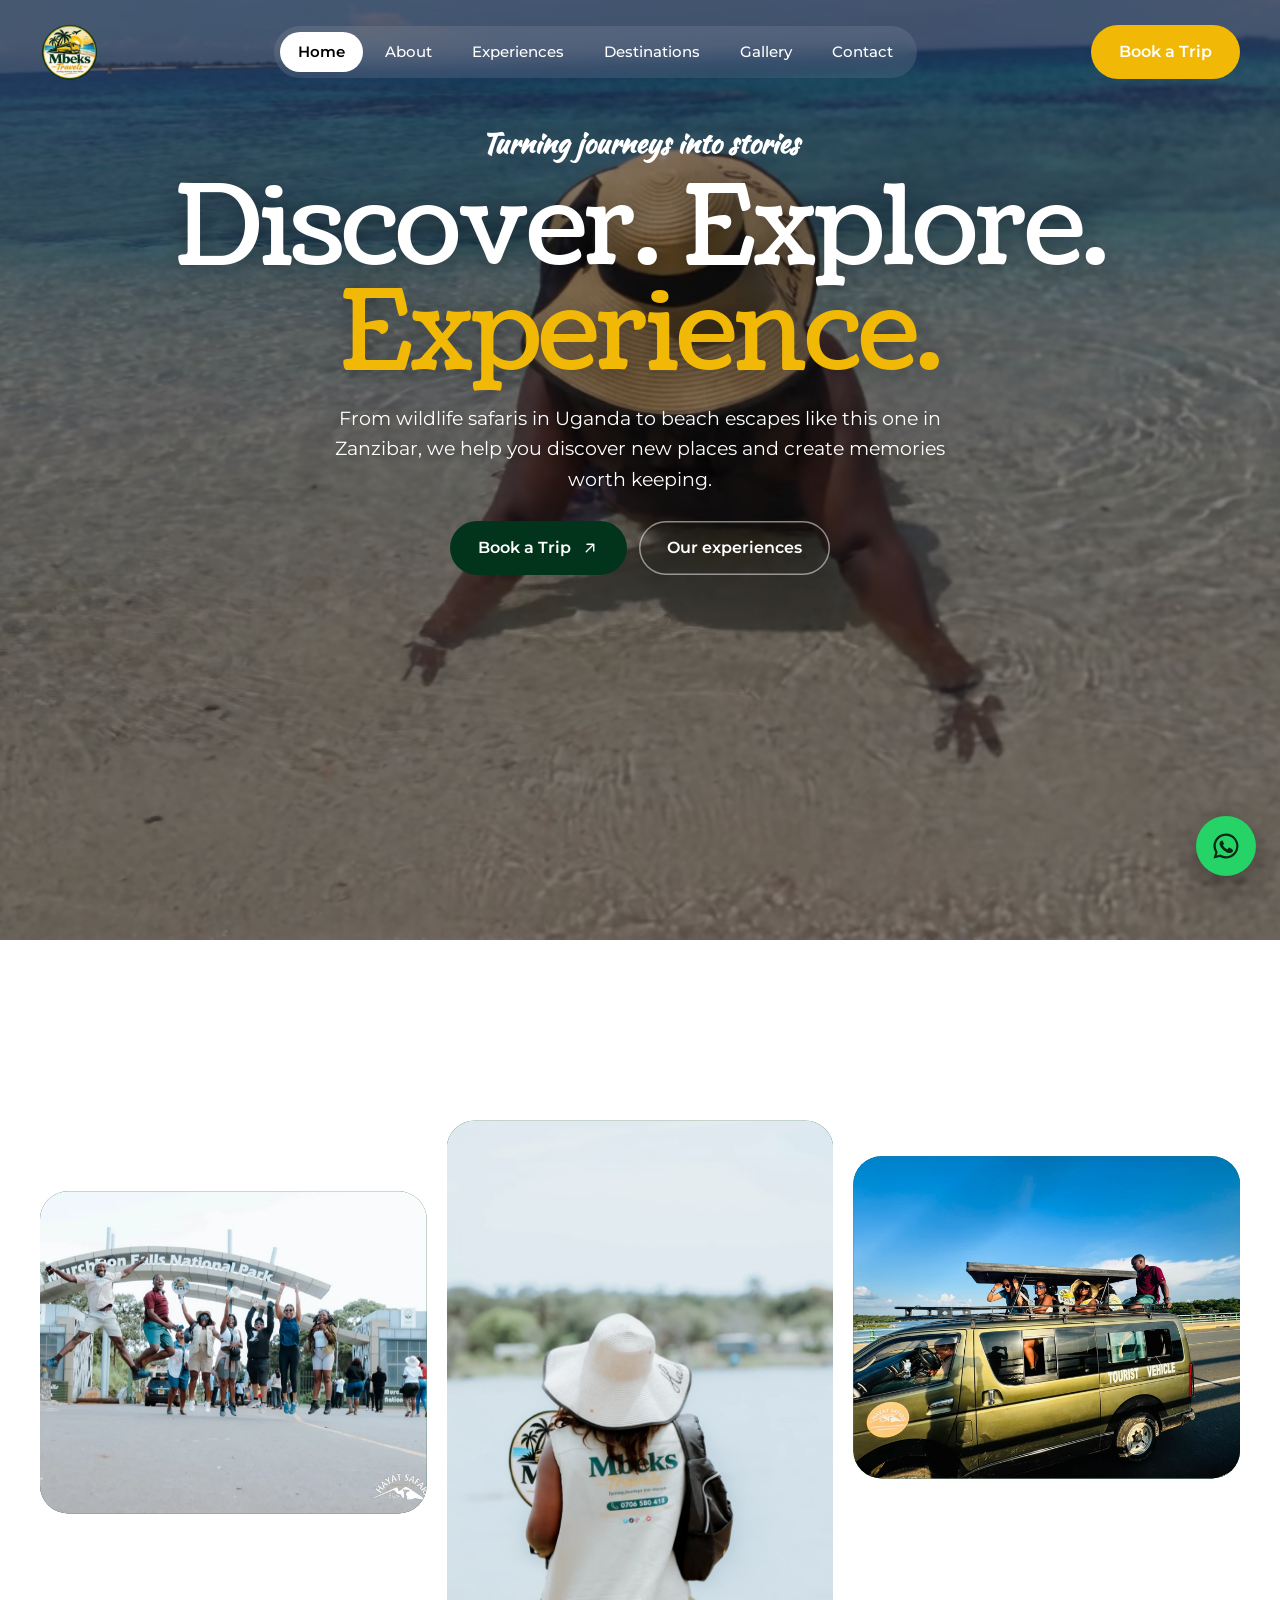
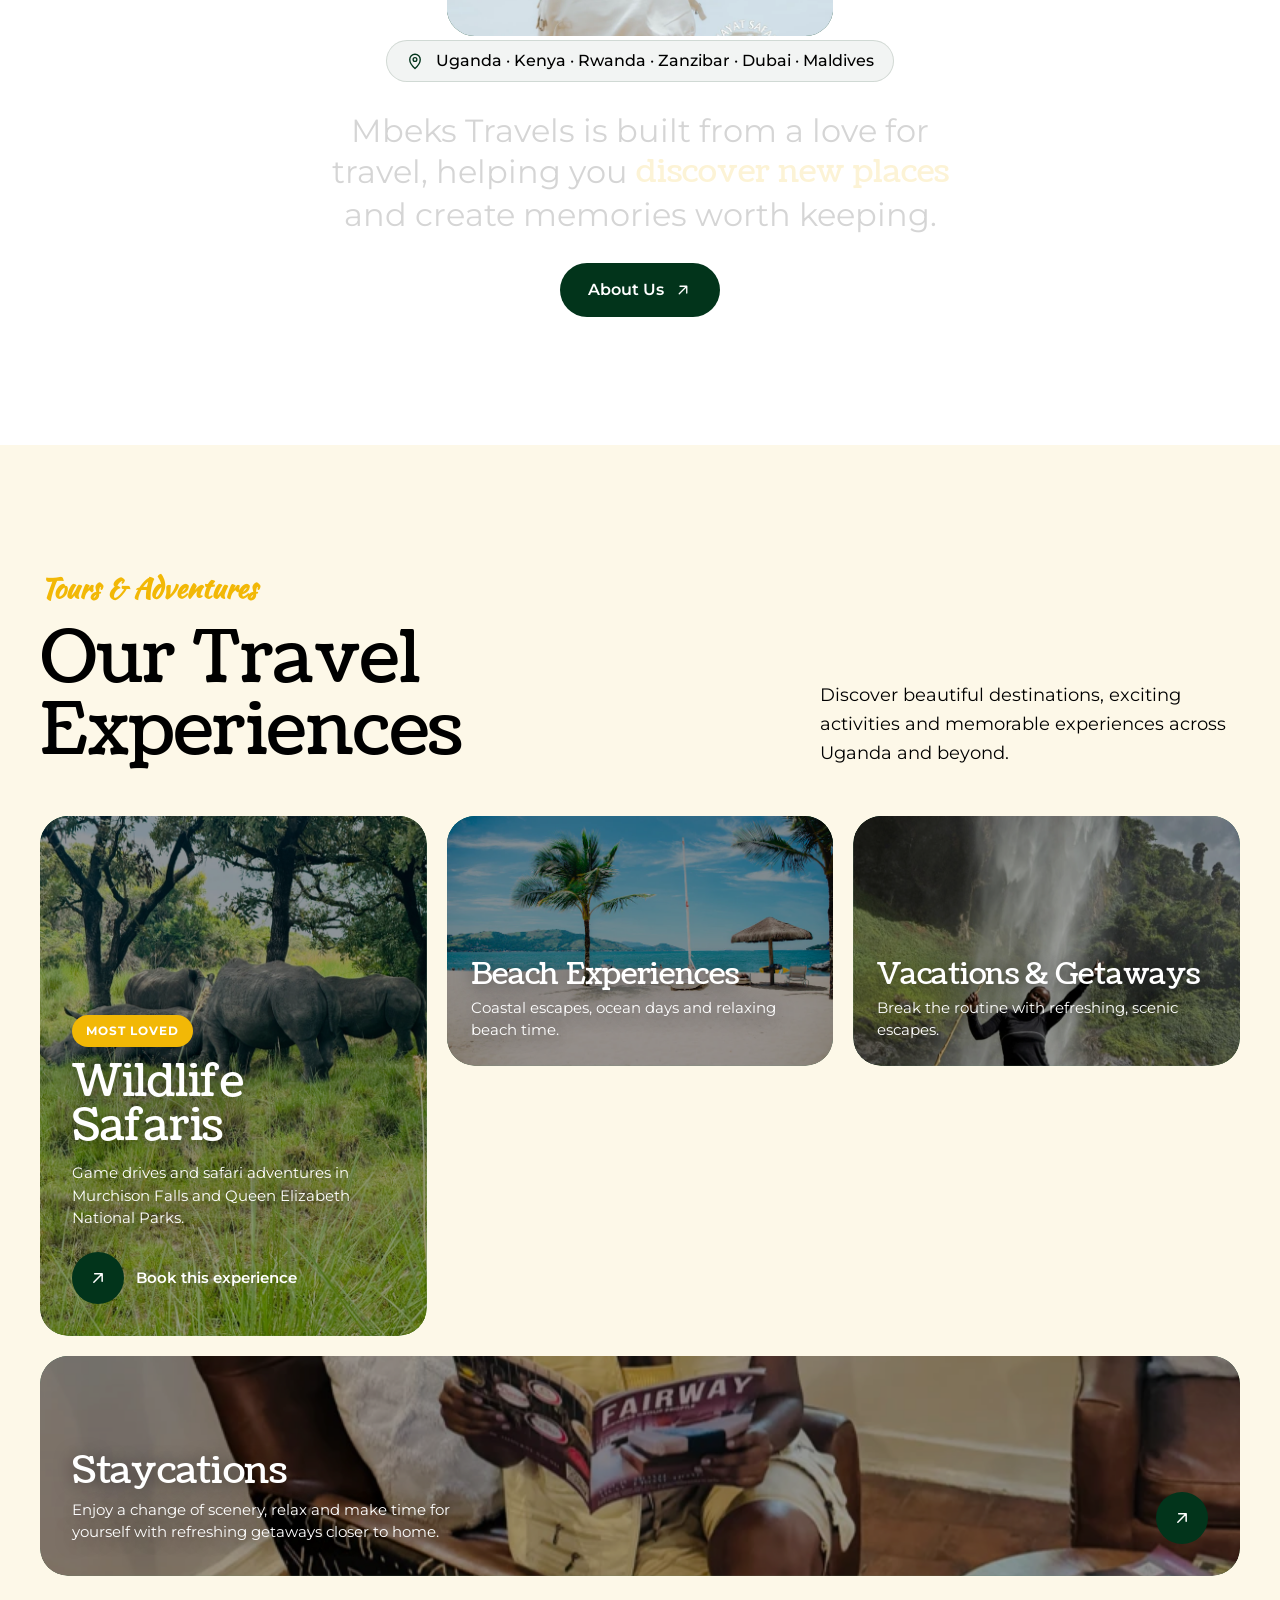
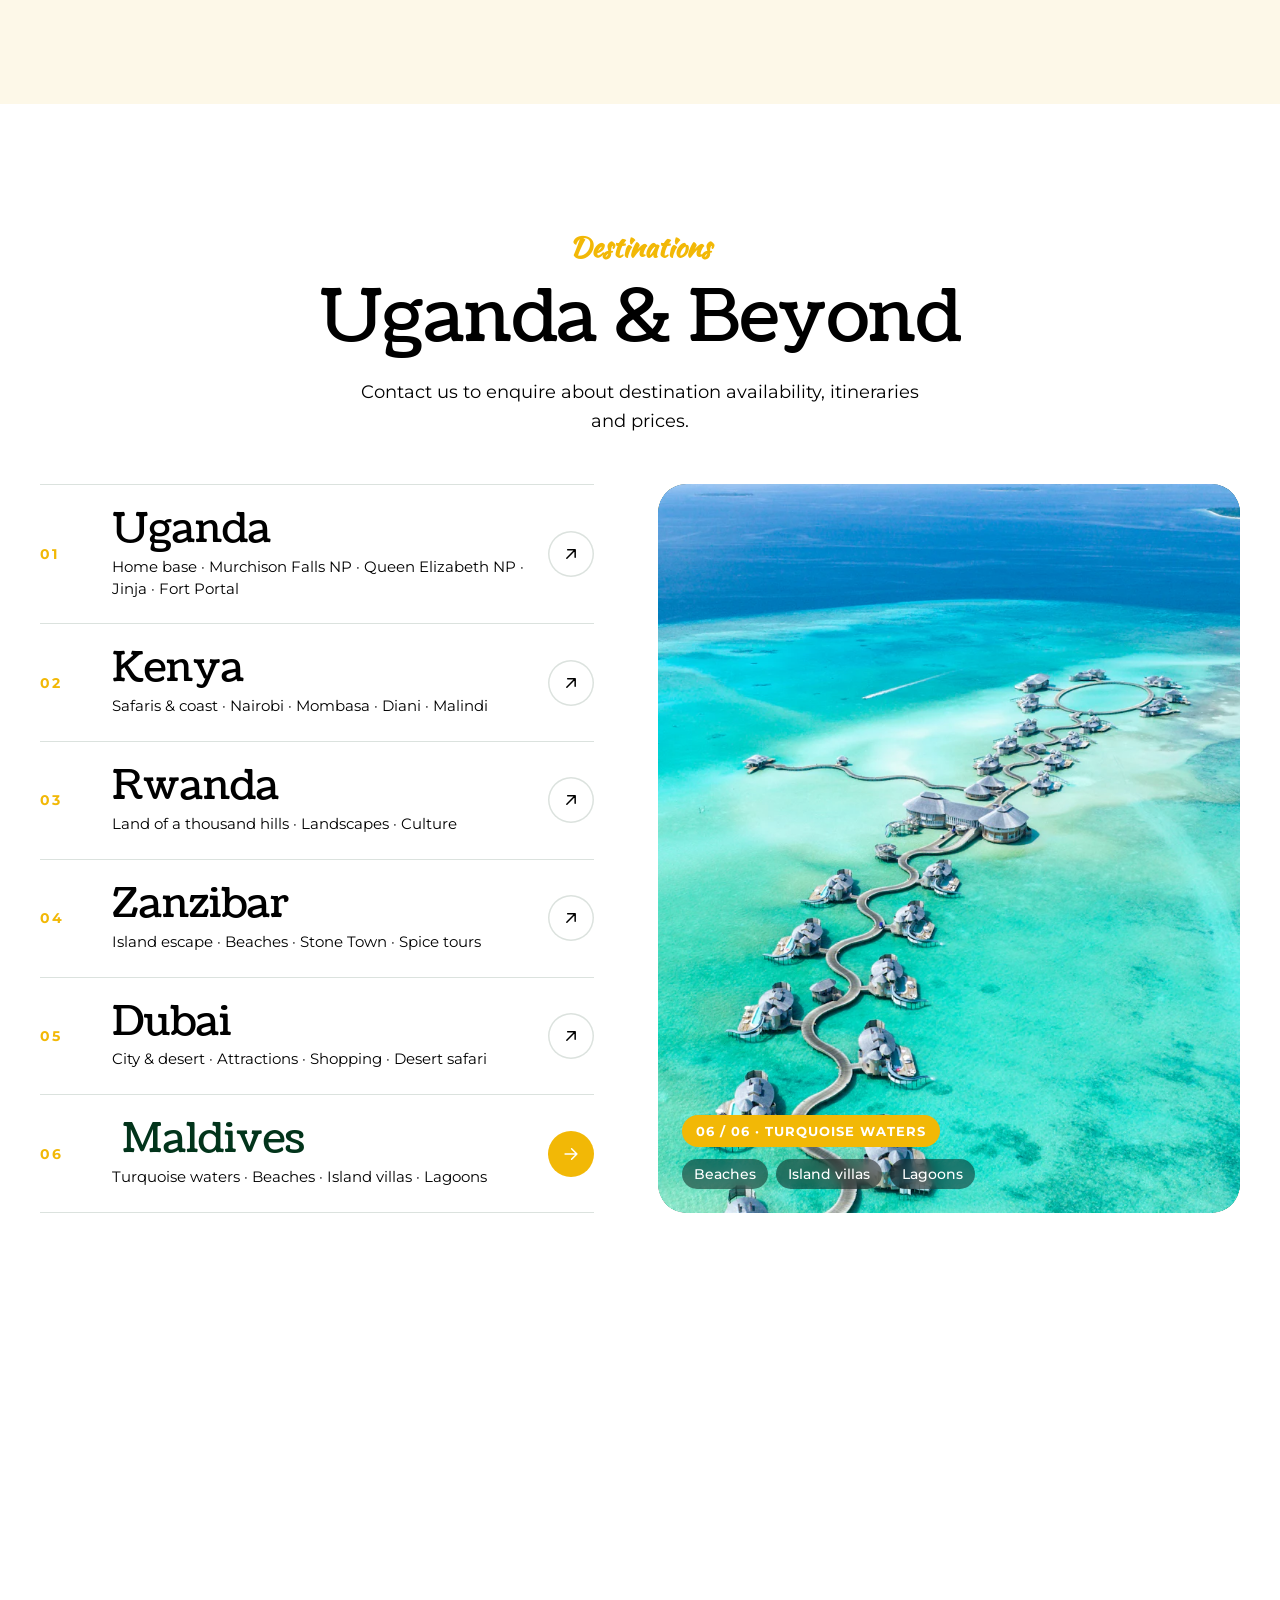
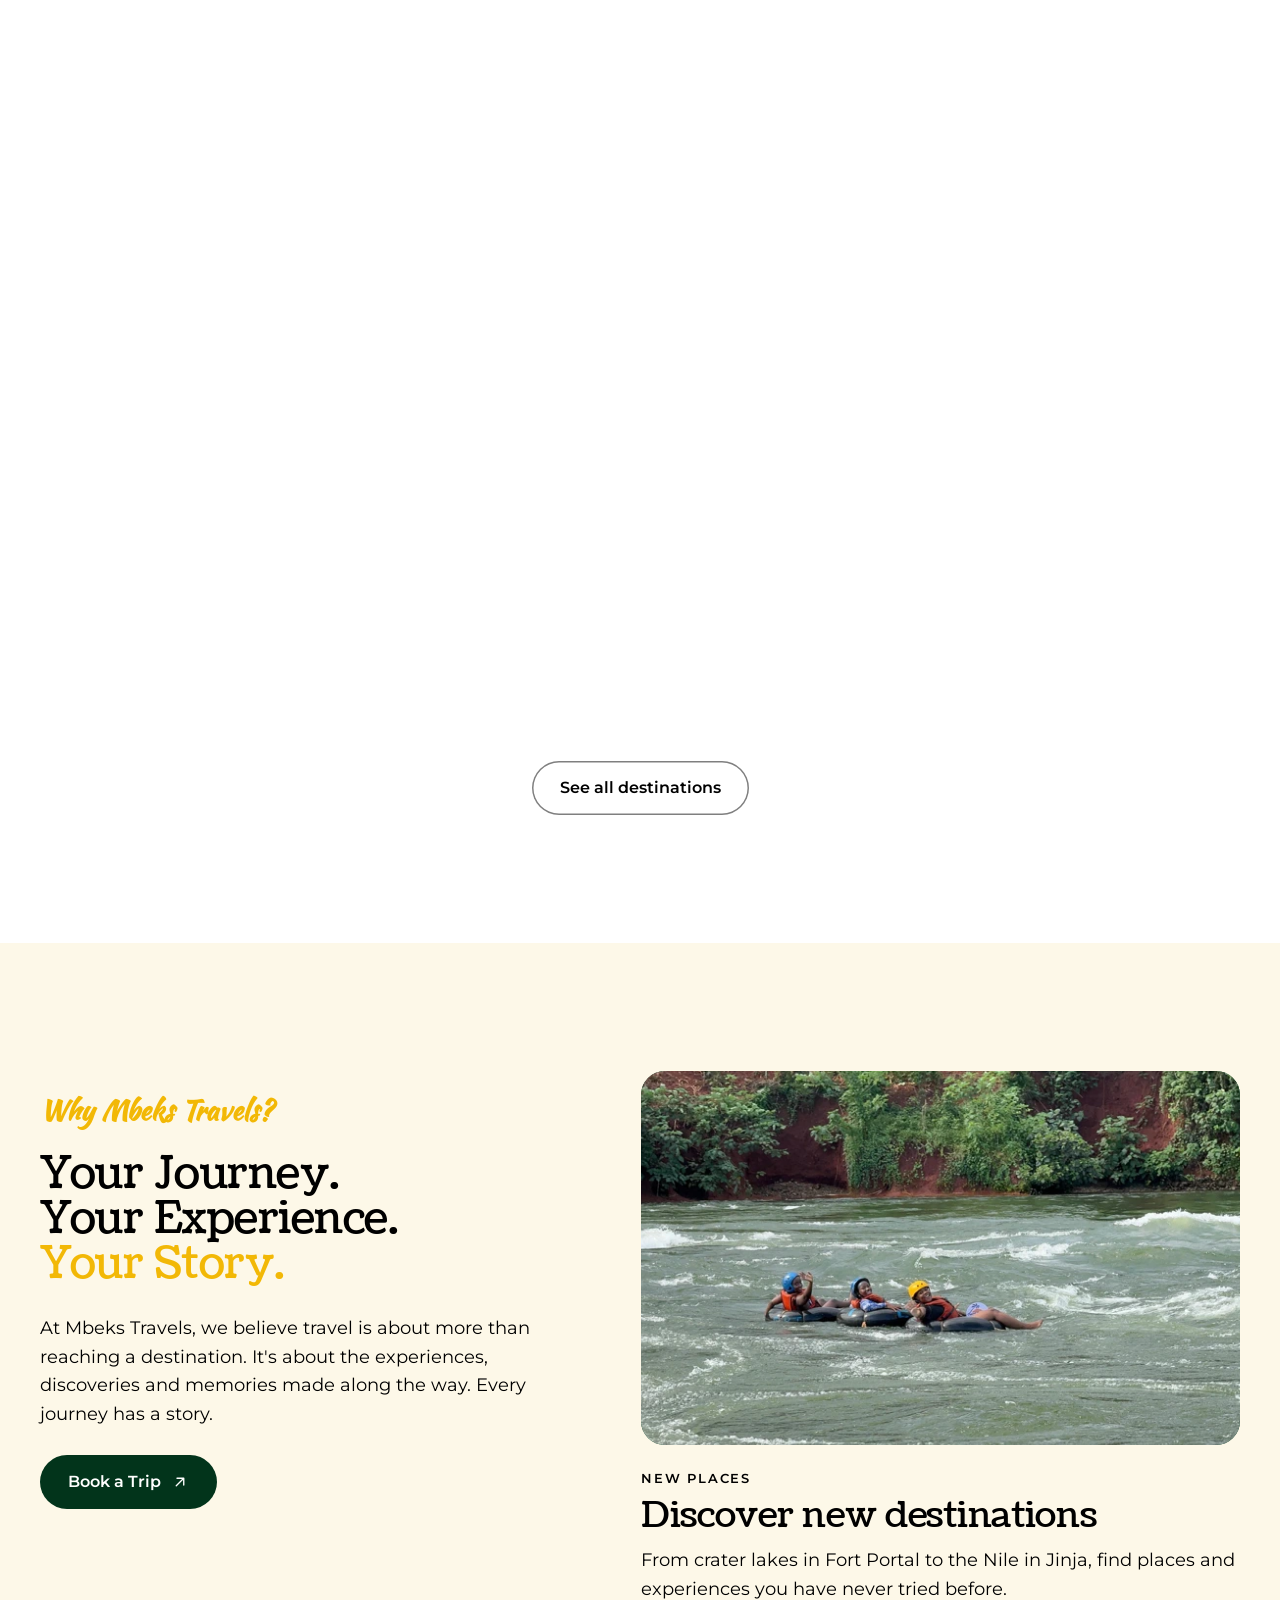
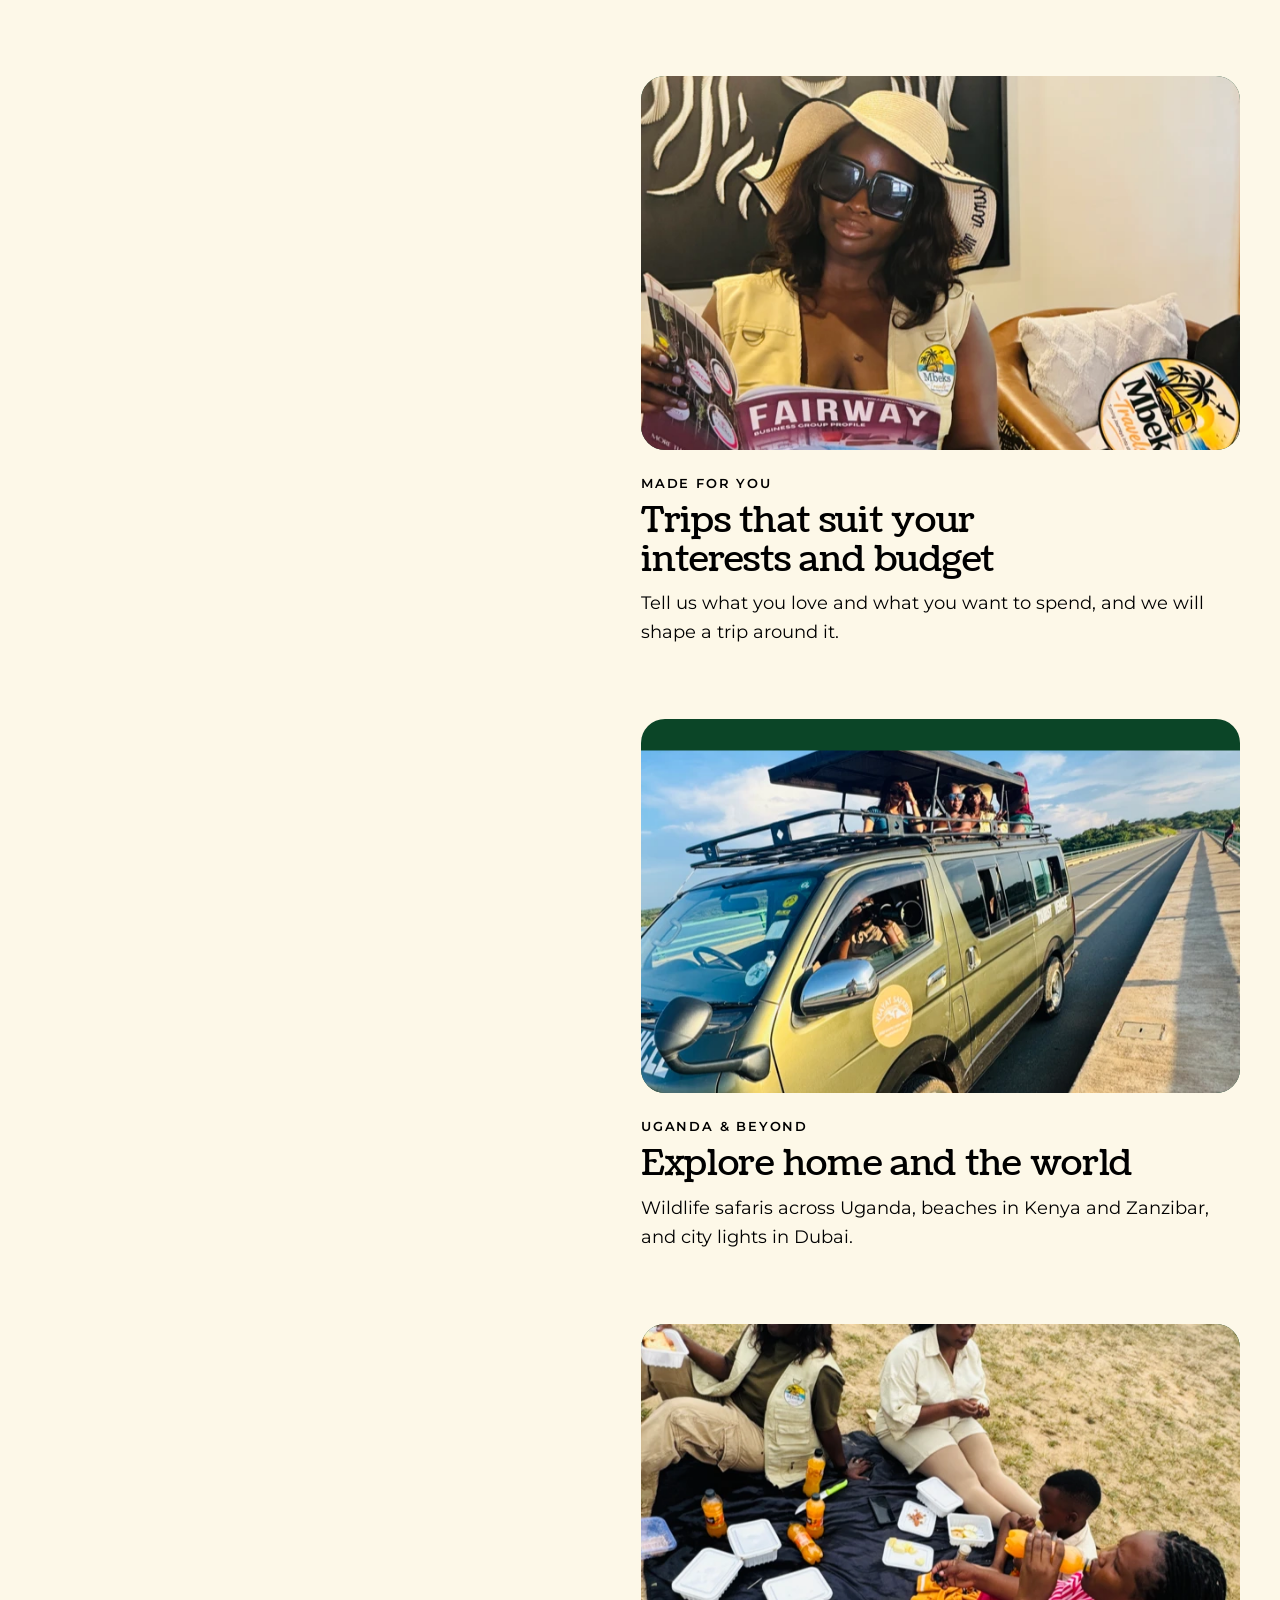
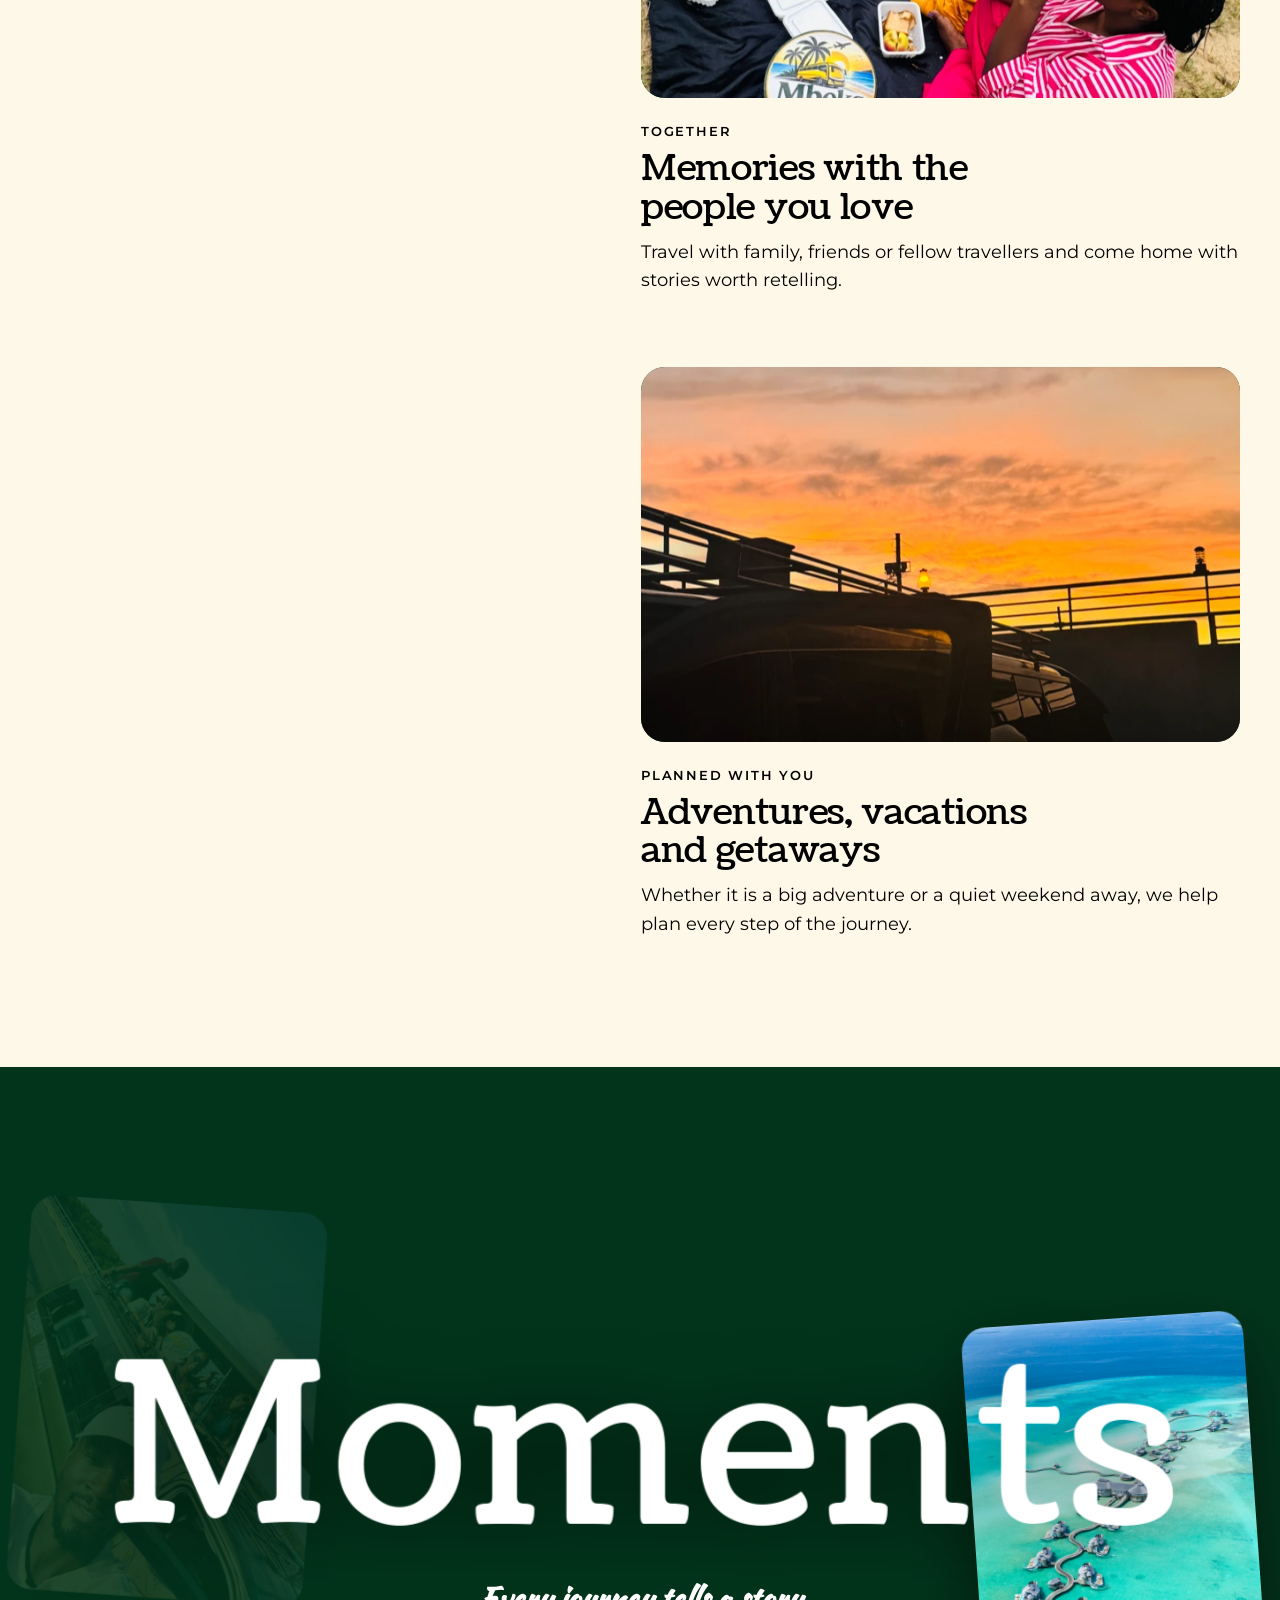
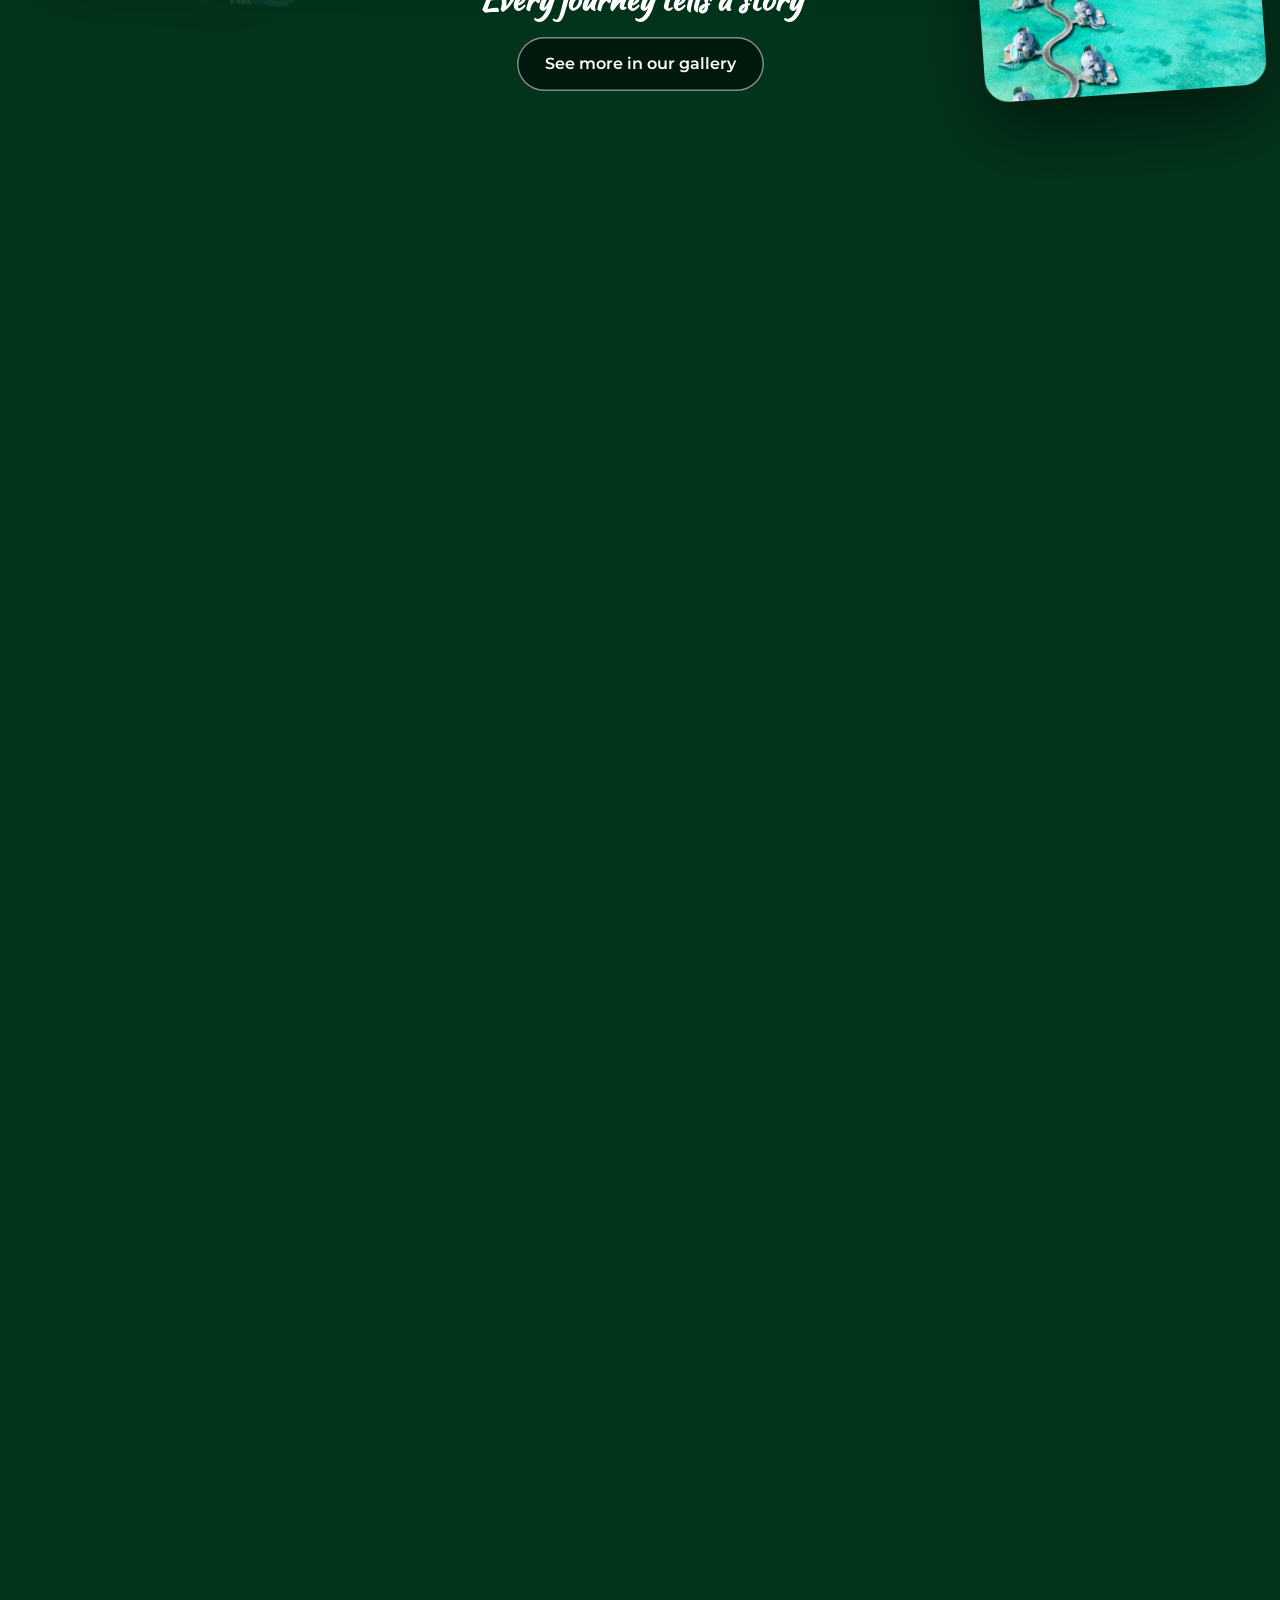
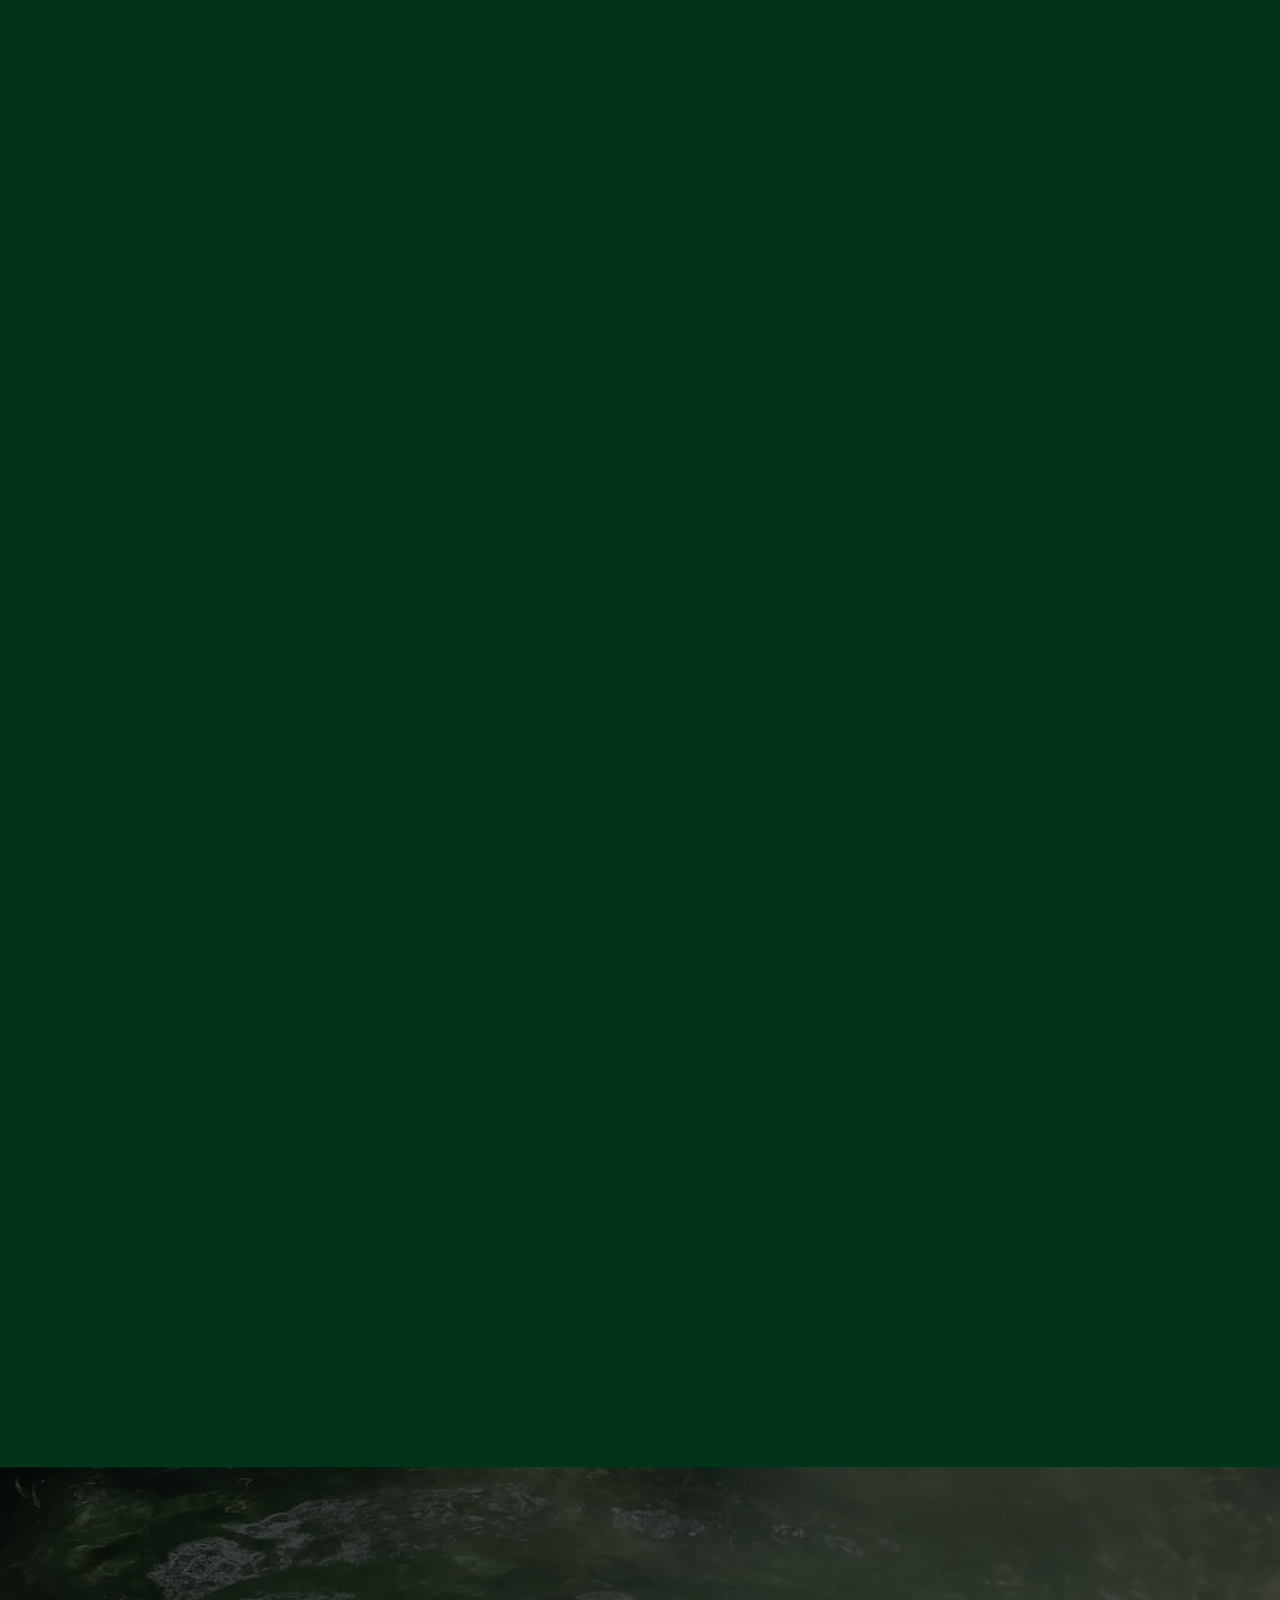
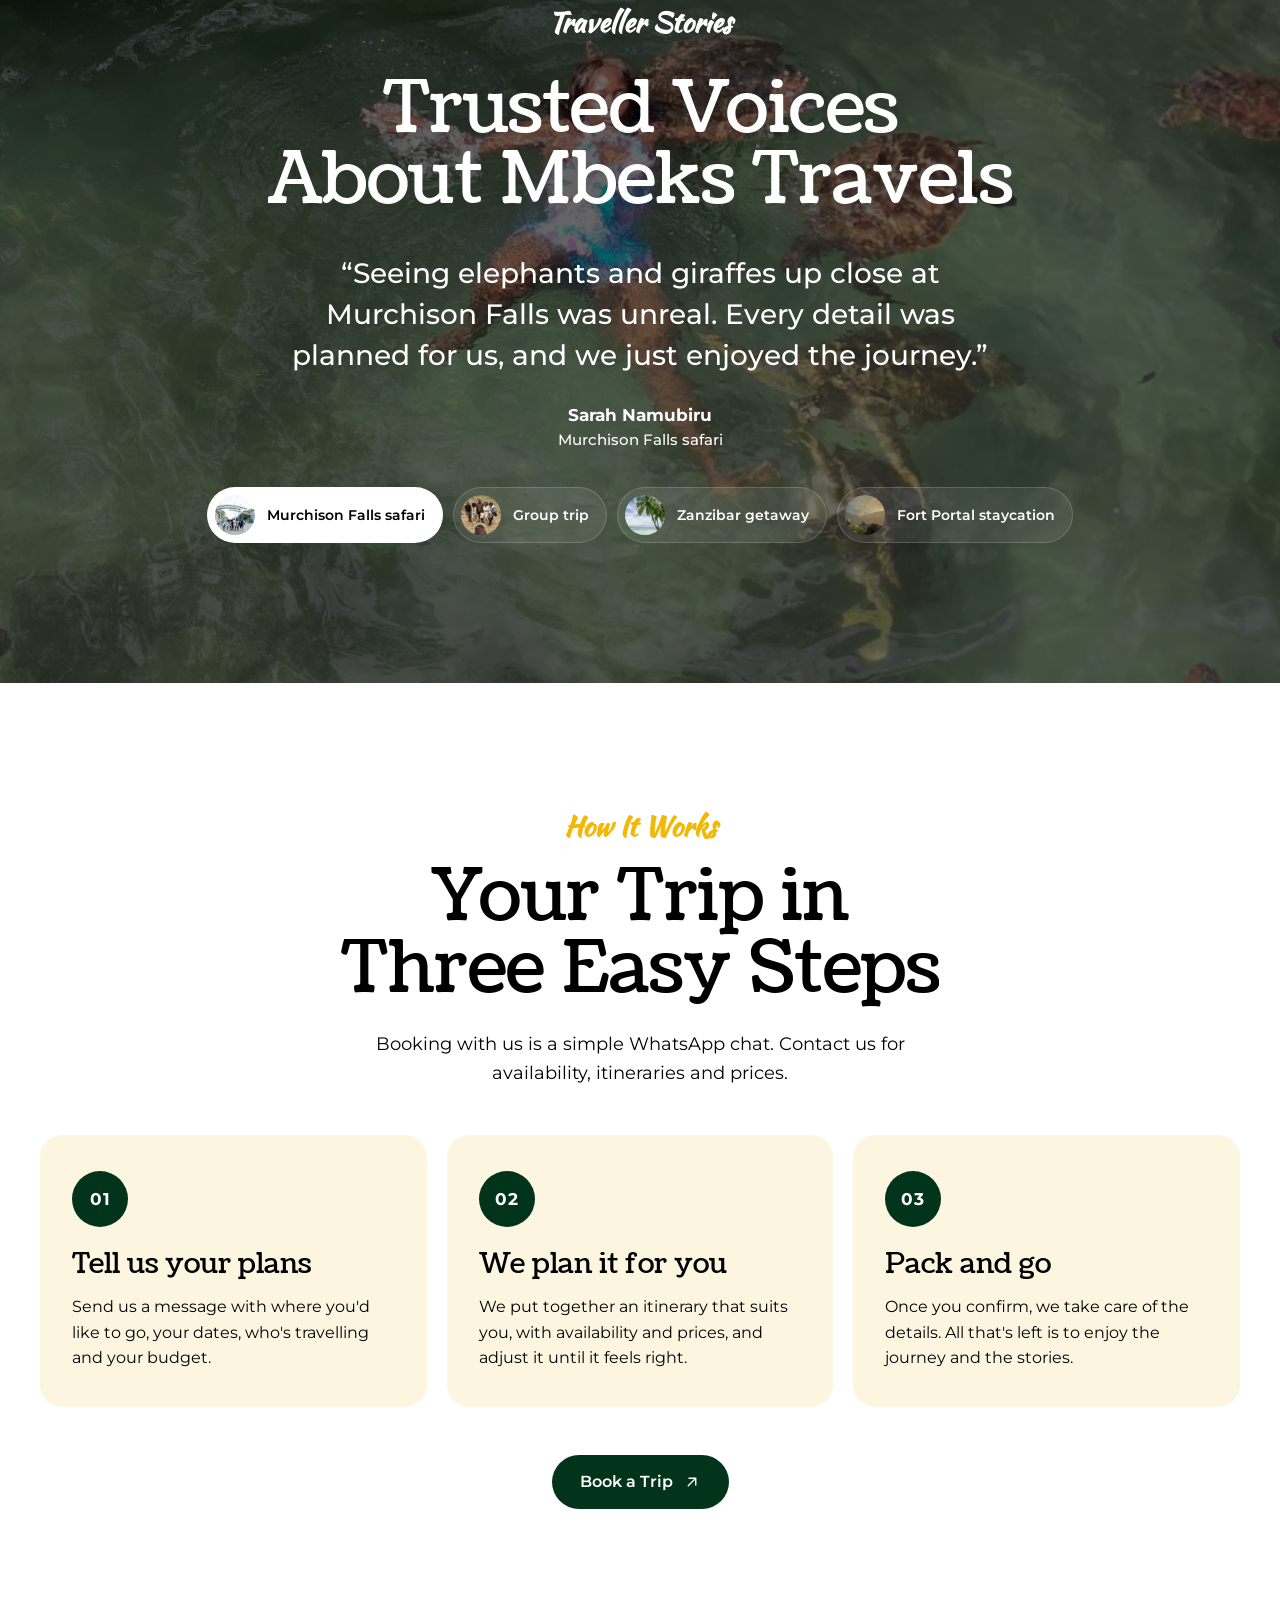
<file: index.html>
<!doctype html>
<html lang="en-GB">

<head>
  <meta charset="utf-8">
  <meta name="viewport" content="width=device-width, initial-scale=1, viewport-fit=cover">
  <title>Mbeks Travels | Safaris, Beach Escapes & Trips from Uganda</title>
  <meta name="description" content="Mbeks Travels plans wildlife safaris, beach getaways, staycations and international trips from Uganda to Kenya, Rwanda, Zanzibar, Dubai and the Maldives. Book on WhatsApp.">
  <link rel="canonical" href="https://mbekstravels.com/">
  <meta name="theme-color" content="#02341B">

  <meta property="og:type" content="website">
  <meta property="og:site_name" content="Mbeks Travels">
  <meta property="og:title" content="Mbeks Travels | Safaris, Beach Escapes & Trips from Uganda">
  <meta property="og:description" content="Mbeks Travels plans wildlife safaris, beach getaways, staycations and international trips from Uganda to Kenya, Rwanda, Zanzibar, Dubai and the Maldives. Book on WhatsApp.">
  <meta property="og:url" content="https://mbekstravels.com/">
  <meta property="og:image" content="https://mbekstravels.com/assets/images/photos/hero-banner-og.jpg">
  <meta name="twitter:card" content="summary_large_image">

  <link rel="icon" href="assets/images/brand/favicon-48.png" type="image/png" sizes="48x48">
  <link rel="apple-touch-icon" href="assets/images/brand/apple-touch-icon.png">
  <link rel="preconnect" href="https://fonts.googleapis.com">
  <link rel="preconnect" href="https://fonts.gstatic.com" crossorigin>
  <link rel="stylesheet" href="https://fonts.googleapis.com/css2?family=Coustard&family=Kaushan+Script&family=Montserrat:ital,wght@0,400;0,500;0,600;0,700;1,600&display=swap">
  <link rel="preload" as="image" href="assets/video/hero-poster.webp" fetchpriority="high">
  <link rel="stylesheet" href="styles/style.css">
  <link rel="stylesheet" href="styles/sections.css">
  <link rel="stylesheet" href="styles/home.css">
  <script>document.documentElement.classList.add("js");</script>
  <script type="application/ld+json">
  {
    "@context": "https://schema.org",
    "@type": "TravelAgency",
    "name": "Mbeks Travels",
    "logo": "https://mbekstravels.com/assets/images/brand/logo-512.png",
    "slogan": "Turning journeys into stories.",
    "url": "https://mbekstravels.com/",
    "image": "https://mbekstravels.com/assets/images/photos/hero-banner-og.jpg",
    "email": "mbekstravels@gmail.com",
    "telephone": [
      "+256706580418",
      "+256793675945"
    ],
    "address": {
      "@type": "PostalAddress",
      "addressCountry": "UG"
    },
    "areaServed": [
      "Uganda",
      "Kenya",
      "Rwanda",
      "Zanzibar",
      "Dubai",
      "Maldives"
    ],
    "contactPoint": [
      {
        "@type": "ContactPoint",
        "contactType": "reservations",
        "telephone": "+256706580418",
        "url": "https://wa.me/256706580418",
        "availableLanguage": [
          "English"
        ]
      }
    ]
  }
  </script>
</head>

<body id="top">
  <a class="skip-link" href="#main">Skip to content</a>
  <div class="cursor" aria-hidden="true">
    <span class="cursor__dot"></span>
    <span class="cursor__ring"><span class="cursor__label"></span></span>
  </div>

  <!-- ============ Site header ============ -->
  <header class="site-header">
    <div class="wrap site-header__inner">
      <a class="brand" href="index.html">
        <img class="brand__logo" src="assets/images/brand/logo-160.webp" srcset="assets/images/brand/logo-160.webp 160w, assets/images/brand/logo-320.webp 320w" sizes="60px" width="160" height="160" alt="Mbeks Travels">
      </a>
      <nav class="nav" aria-label="Main">
        <a href="index.html" aria-current="page">Home</a>
        <a href="about.html">About</a>
        <a href="experience.html">Experiences</a>
        <a href="destinations.html">Destinations</a>
        <a href="gallery.html">Gallery</a>
        <a href="contacts.html">Contact</a>
      </nav>
      <div class="header-actions">
        <a class="btn btn--gold" href="https://wa.me/256706580418?text=Hi%20Mbeks%20Travels%2C%20I%27d%20like%20to%20book%20a%20trip" target="_blank" rel="noopener" data-location="header">Book a Trip</a>
        <button class="menu-toggle" type="button" aria-expanded="false" aria-controls="mobile-menu" data-menu-open>
          <span class="visually-hidden">Open menu</span>
          <svg class="icon" viewBox="0 0 24 24" fill="none" stroke="currentColor" stroke-width="1.8" stroke-linecap="round" stroke-linejoin="round" aria-hidden="true"><path d="M4 7h16M4 12h16M4 17h16"/></svg>
        </button>
      </div>
    </div>
  </header>

  <!-- ============ Mobile menu ============ -->
  <div class="mobile-menu" id="mobile-menu" role="dialog" aria-modal="true" aria-label="Menu" hidden>
    <div class="mobile-menu__top">
      <a class="brand" href="index.html">
        <img class="brand__logo" src="assets/images/brand/logo-160.webp" srcset="assets/images/brand/logo-160.webp 160w, assets/images/brand/logo-320.webp 320w" sizes="60px" width="160" height="160" alt="Mbeks Travels">
      </a>
      <button class="menu-toggle" type="button" data-menu-close>
        <span class="visually-hidden">Close menu</span>
        <svg class="icon" viewBox="0 0 24 24" fill="none" stroke="currentColor" stroke-width="1.8" stroke-linecap="round" stroke-linejoin="round" aria-hidden="true"><path d="M18 6 6 18M6 6l12 12"/></svg>
      </button>
    </div>
    <nav class="mobile-menu__nav" aria-label="Mobile">
        <a href="index.html" aria-current="page">Home</a>
        <a href="about.html">About</a>
        <a href="experience.html">Experiences</a>
        <a href="destinations.html">Destinations</a>
        <a href="gallery.html">Gallery</a>
        <a href="contacts.html">Contact</a>
        <a href="blog.html">Blog</a>
    </nav>
    <div class="mobile-menu__foot">
      <a class="btn btn--gold btn--lg" href="https://wa.me/256706580418?text=Hi%20Mbeks%20Travels%2C%20I%27d%20like%20to%20book%20a%20trip" target="_blank" rel="noopener" data-location="mobile-menu">Book a Trip <svg class="icon" viewBox="0 0 24 24" fill="none" stroke="currentColor" stroke-width="1.8" stroke-linecap="round" stroke-linejoin="round" aria-hidden="true"><path d="M7 17 17 7M8 7h9v9"/></svg></a>
      <p>Call <a href="tel:+256706580418">0706 580 418</a> or email <a href="mailto:mbekstravels@gmail.com">mbekstravels@gmail.com</a></p>
    </div>
  </div>

  <main id="main">

    <!-- ============ 1. Hero ============ -->
    <section class="hero" data-hero aria-labelledby="hero-title">
      <!-- Background video: muted, looping, decorative. The poster shows while it
           loads, and stays for visitors who prefer reduced motion (scripts/main.js). -->
      <video class="hero__bg" autoplay muted loop playsinline preload="auto"
        poster="assets/video/hero-poster.webp" aria-hidden="true" data-hero-video>
        <source src="assets/video/hero.webm" type="video/webm">
        <source src="assets/video/hero.mp4" type="video/mp4">
      </video>

      <div class="wrap hero__head">
        <p class="eyebrow">Turning journeys into stories</p>
        <h1 class="h1 hero__title" id="hero-title">Discover. Explore. <span>Experience.</span></h1>
        <p class="hero__lead">From wildlife safaris in Uganda to beach escapes like this one in Zanzibar, we help you
          discover new places and create memories worth keeping.</p>
        <div class="btn-row">
          <a class="btn btn--leaf" href="https://wa.me/256706580418?text=Hi%20Mbeks%20Travels%2C%20I%27d%20like%20to%20book%20a%20trip" target="_blank" rel="noopener" data-location="hero">Book a Trip
            <svg class="icon" viewBox="0 0 24 24" fill="none" stroke="currentColor" stroke-width="1.8" stroke-linecap="round" stroke-linejoin="round" aria-hidden="true"><path d="M7 17 17 7M8 7h9v9"/></svg></a>
          <a class="btn btn--outline" href="#experiences">Our experiences</a>
        </div>
      </div>
    </section>

    <!-- ============ 2. Intro / about teaser ============ -->
    <section class="section theme-light intro" id="about" aria-labelledby="intro-title">
      <div class="wrap intro__inner">
        <h2 class="visually-hidden" id="intro-title">About Mbeks Travels</h2>
        <div class="trio">
          <div class="media" data-parallax="0.08" data-reveal="clip"><img src="assets/images/photos/murchison-gate-jump-1200.webp" srcset="assets/images/photos/murchison-gate-jump-800.webp 800w, assets/images/photos/murchison-gate-jump-1200.webp 1200w, assets/images/photos/murchison-gate-jump-1600.webp 1600w" sizes="(max-width: 819px) 100vw, 50vw" alt="Travellers jumping for joy at the Murchison Falls National Park gate" width="800" height="533" loading="lazy" decoding="async"></div>
          <div class="media" data-parallax="-0.06" data-reveal="clip"><img src="assets/images/photos/mbeks-traveller-river-1200.webp" srcset="assets/images/photos/mbeks-traveller-river-800.webp 800w, assets/images/photos/mbeks-traveller-river-1200.webp 1200w, assets/images/photos/mbeks-traveller-river-1600.webp 1600w" sizes="(max-width: 819px) 100vw, 50vw" alt="A traveller in a Mbeks Travels vest looking out over the river" width="800" height="1200" loading="lazy" decoding="async"></div>
          <div class="media" data-parallax="0.12" data-reveal="clip"><img src="assets/images/photos/safari-van-group-1200.webp" srcset="assets/images/photos/safari-van-group-800.webp 800w, assets/images/photos/safari-van-group-1200.webp 1200w, assets/images/photos/safari-van-group-1600.webp 1600w" sizes="(max-width: 819px) 100vw, 50vw" alt="Travellers waving from the roof of a Mbeks safari van" width="800" height="600" loading="lazy" decoding="async"></div>
        </div>
        <div class="intro__body">
          <p class="intro__places" data-reveal><svg class="icon" viewBox="0 0 24 24" fill="none" stroke="currentColor" stroke-width="1.8" stroke-linecap="round" stroke-linejoin="round" aria-hidden="true"><path d="M12 22s7-6.2 7-12a7 7 0 1 0-14 0c0 5.8 7 12 7 12z"/><circle cx="12" cy="10" r="2.5"/></svg> Uganda &middot; Kenya &middot; Rwanda &middot; Zanzibar
            &middot; Dubai &middot; Maldives</p>
          <p class="intro__statement" data-scrub>Mbeks Travels is built from a love for travel, helping you <em>discover
              new places</em> and create memories worth keeping.</p>
          <a class="btn btn--leaf" href="about.html" data-reveal>About Us <svg class="icon" viewBox="0 0 24 24" fill="none" stroke="currentColor" stroke-width="1.8" stroke-linecap="round" stroke-linejoin="round" aria-hidden="true"><path d="M7 17 17 7M8 7h9v9"/></svg></a>
        </div>
      </div>
    </section>

    <!-- ============ 3. Travel experiences ============ -->
    <section class="section theme-sand" id="experiences" aria-labelledby="experiences-title">
      <div class="wrap">
        <div class="section-head">
          <div class="section-head__title">
            <p class="eyebrow">Tours &amp; Adventures</p>
            <h2 class="h2" id="experiences-title">Our Travel Experiences</h2>
          </div>
          <p class="lead">Discover beautiful destinations, exciting activities and memorable experiences across Uganda
            and beyond.</p>
        </div>

        <div class="exp-grid">
          <a class="tile tile--feature" href="experience.html#wildlife-safaris" data-reveal="clip" data-cursor="Explore">
            <img src="assets/images/photos/ziwa-rhinos-1200.webp" srcset="assets/images/photos/ziwa-rhinos-800.webp 800w, assets/images/photos/ziwa-rhinos-1200.webp 1200w, assets/images/photos/ziwa-rhinos-1600.webp 1600w" sizes="(max-width: 819px) 100vw, 50vw" alt="White rhinos grazing under the trees at Ziwa Rhino Sanctuary" width="800" height="1067" loading="lazy" decoding="async">
            <span class="tag tag--gold">Most loved</span>
            <span class="tile__title tile__title--lg">Wildlife Safaris</span>
            <span class="tile__text">Game drives and safari adventures in Murchison Falls and Queen Elizabeth National
              Parks.</span>
            <span class="tile__cta"><span class="arrow-circle"><svg class="icon" viewBox="0 0 24 24" fill="none" stroke="currentColor" stroke-width="1.8" stroke-linecap="round" stroke-linejoin="round" aria-hidden="true"><path d="M7 17 17 7M8 7h9v9"/></svg></span>Book this experience</span>
          </a>
          <a class="tile" href="experience.html#beach-experiences" data-reveal="clip" data-cursor="Explore">
            <img src="assets/images/photos/beach-lounge-800.webp" alt="Sun loungers and palm trees on a white-sand beach" width="800" height="533" loading="lazy" decoding="async">
            <span class="tile__title">Beach Experiences</span>
            <span class="tile__text">Coastal escapes, ocean days and relaxing beach time.</span>
          </a>
          <a class="tile" href="experience.html#vacations-getaways" data-reveal="clip" data-cursor="Explore">
            <img src="assets/images/photos/sipi-falls-hike-960.webp" srcset="assets/images/photos/sipi-falls-hike-800.webp 800w, assets/images/photos/sipi-falls-hike-960.webp 960w" sizes="(max-width: 819px) 100vw, 50vw" alt="A hiker celebrating at the foot of Sipi Falls in eastern Uganda" width="800" height="1067" loading="lazy" decoding="async">
            <span class="tile__title">Vacations &amp; Getaways</span>
            <span class="tile__text">Break the routine with refreshing, scenic escapes.</span>
          </a>
          <a class="tile" href="experience.html#international-travel" data-reveal="clip" data-cursor="Explore">
            <img src="assets/images/photos/ferry-harbour-traveller-1200.webp" srcset="assets/images/photos/ferry-harbour-traveller-800.webp 800w, assets/images/photos/ferry-harbour-traveller-1200.webp 1200w, assets/images/photos/ferry-harbour-traveller-1600.webp 1600w" sizes="(max-width: 819px) 100vw, 50vw" alt="A traveller smiling on a ferry deck in a city harbour" width="800" height="599" loading="lazy" decoding="async">
            <span class="tile__title">International Travel</span>
            <span class="tile__text">East Africa, tropical islands and beyond.</span>
          </a>
          <a class="tile" href="experience.html#group-trips" data-reveal="clip" data-cursor="Explore">
            <img class="img-top" src="assets/images/photos/savanna-group-family-1200.webp" srcset="assets/images/photos/savanna-group-family-800.webp 800w, assets/images/photos/savanna-group-family-1200.webp 1200w, assets/images/photos/savanna-group-family-1600.webp 1600w" sizes="(max-width: 819px) 100vw, 50vw" alt="A group of travellers and a child posing together on the savanna" width="800" height="1067" loading="lazy" decoding="async">
            <span class="tile__title">Group Trips</span>
            <span class="tile__text">Shared adventures with friends, family and fellow travellers.</span>
          </a>
        </div>

        <a class="tile tile--row exp-strip" href="experience.html#staycations" data-reveal="clip" data-cursor="Explore">
          <img src="assets/images/photos/lodge-lounge-relax-1200.webp" srcset="assets/images/photos/lodge-lounge-relax-800.webp 800w, assets/images/photos/lodge-lounge-relax-1200.webp 1200w, assets/images/photos/lodge-lounge-relax-1600.webp 1600w" sizes="(max-width: 819px) 100vw, 50vw" alt="A traveller relaxing in a safari lodge lounge with a magazine" width="800" height="1067" loading="lazy" decoding="async">
          <span class="tile__body">
            <span class="tile__title">Staycations</span>
            <span class="tile__text">Enjoy a change of scenery, relax and make time for yourself with refreshing
              getaways closer to home.</span>
          </span>
          <span class="arrow-circle"><svg class="icon" viewBox="0 0 24 24" fill="none" stroke="currentColor" stroke-width="1.8" stroke-linecap="round" stroke-linejoin="round" aria-hidden="true"><path d="M7 17 17 7M8 7h9v9"/></svg></span>
        </a>
      </div>
    </section>

    <!-- ============ 4. Destinations ============ -->
    <section class="section theme-light" id="destinations" aria-labelledby="destinations-title">
      <div class="wrap">
        <div class="section-head section-head--center">
          <div class="section-head__title">
            <p class="eyebrow">Destinations</p>
            <h2 class="h2" id="destinations-title">Uganda &amp; Beyond</h2>
          </div>
          <p class="lead">Contact us to enquire about destination availability, itineraries and prices.</p>
        </div>

        <!-- Destination explorer (scripts/main.js): on desktop the list and photo
             stay pinned while scrolling steps through the destinations; the
             empty spacer sets how long. On mobile the rows become swipeable cards. -->
        <div class="dest-pin" data-dest-pin>
          <div class="dest-explorer" data-dest-explorer>
            <ol class="dest-list" aria-label="Destinations">
            <li data-reveal>
              <a class="dest-row is-active" href="destinations.html#uganda" data-dest="0">
                <img class="dest-row__thumb" src="assets/images/photos/murchison-gate-group-1200.webp" srcset="assets/images/photos/murchison-gate-group-800.webp 800w, assets/images/photos/murchison-gate-group-1200.webp 1200w, assets/images/photos/murchison-gate-group-1600.webp 1600w" sizes="80vw" alt="" width="800" height="533" loading="lazy" decoding="async">
                <span class="dest-row__num">01</span>
                <span class="dest-row__body">
                  <span class="dest-row__name">Uganda</span>
                  <span class="dest-row__meta">Home base &middot; Murchison Falls NP &middot; Queen Elizabeth NP &middot; Jinja &middot; Fort Portal</span>
                </span>
                <span class="arrow-circle"><svg class="icon" viewBox="0 0 24 24" fill="none" stroke="currentColor" stroke-width="1.8" stroke-linecap="round" stroke-linejoin="round" aria-hidden="true"><path d="M7 17 17 7M8 7h9v9"/></svg></span>
              </a>
            </li>
            <li data-reveal>
              <a class="dest-row" href="destinations.html#kenya" data-dest="1">
                <img class="dest-row__thumb" src="assets/images/photos/nairobi-skyline-800.webp" alt="" width="800" height="1000" loading="lazy" decoding="async">
                <span class="dest-row__num">02</span>
                <span class="dest-row__body">
                  <span class="dest-row__name">Kenya</span>
                  <span class="dest-row__meta">Safaris &amp; coast &middot; Nairobi &middot; Mombasa &middot; Diani &middot; Malindi</span>
                </span>
                <span class="arrow-circle"><svg class="icon" viewBox="0 0 24 24" fill="none" stroke="currentColor" stroke-width="1.8" stroke-linecap="round" stroke-linejoin="round" aria-hidden="true"><path d="M7 17 17 7M8 7h9v9"/></svg></span>
              </a>
            </li>
            <li data-reveal>
              <a class="dest-row" href="destinations.html#rwanda" data-dest="2">
                <img class="dest-row__thumb" src="assets/images/photos/green-hills-800.webp" alt="" width="800" height="1000" loading="lazy" decoding="async">
                <span class="dest-row__num">03</span>
                <span class="dest-row__body">
                  <span class="dest-row__name">Rwanda</span>
                  <span class="dest-row__meta">Land of a thousand hills &middot; Landscapes &middot; Culture</span>
                </span>
                <span class="arrow-circle"><svg class="icon" viewBox="0 0 24 24" fill="none" stroke="currentColor" stroke-width="1.8" stroke-linecap="round" stroke-linejoin="round" aria-hidden="true"><path d="M7 17 17 7M8 7h9v9"/></svg></span>
              </a>
            </li>
            <li data-reveal>
              <a class="dest-row" href="destinations.html#zanzibar" data-dest="3">
                <img class="dest-row__thumb" src="assets/images/photos/zanzibar-palms-800.webp" alt="" width="800" height="1000" loading="lazy" decoding="async">
                <span class="dest-row__num">04</span>
                <span class="dest-row__body">
                  <span class="dest-row__name">Zanzibar</span>
                  <span class="dest-row__meta">Island escape &middot; Beaches &middot; Stone Town &middot; Spice tours</span>
                </span>
                <span class="arrow-circle"><svg class="icon" viewBox="0 0 24 24" fill="none" stroke="currentColor" stroke-width="1.8" stroke-linecap="round" stroke-linejoin="round" aria-hidden="true"><path d="M7 17 17 7M8 7h9v9"/></svg></span>
              </a>
            </li>
            <li data-reveal>
              <a class="dest-row" href="destinations.html#dubai" data-dest="4">
                <img class="dest-row__thumb" src="assets/images/photos/dubai-desert-800.webp" alt="" width="800" height="1000" loading="lazy" decoding="async">
                <span class="dest-row__num">05</span>
                <span class="dest-row__body">
                  <span class="dest-row__name">Dubai</span>
                  <span class="dest-row__meta">City &amp; desert &middot; Attractions &middot; Shopping &middot; Desert safari</span>
                </span>
                <span class="arrow-circle"><svg class="icon" viewBox="0 0 24 24" fill="none" stroke="currentColor" stroke-width="1.8" stroke-linecap="round" stroke-linejoin="round" aria-hidden="true"><path d="M7 17 17 7M8 7h9v9"/></svg></span>
              </a>
            </li>
            <li data-reveal>
              <a class="dest-row" href="destinations.html#maldives" data-dest="5">
                <img class="dest-row__thumb" src="assets/images/photos/maldives-villas-800.webp" alt="" width="800" height="1000" loading="lazy" decoding="async">
                <span class="dest-row__num">06</span>
                <span class="dest-row__body">
                  <span class="dest-row__name">Maldives</span>
                  <span class="dest-row__meta">Turquoise waters &middot; Beaches &middot; Island villas &middot; Lagoons</span>
                </span>
                <span class="arrow-circle"><svg class="icon" viewBox="0 0 24 24" fill="none" stroke="currentColor" stroke-width="1.8" stroke-linecap="round" stroke-linejoin="round" aria-hidden="true"><path d="M7 17 17 7M8 7h9v9"/></svg></span>
              </a>
            </li>
            </ol>

            <div class="dest-stage" data-reveal="clip" aria-hidden="true">
            <figure class="dest-stage__item is-active">
              <img src="assets/images/photos/murchison-gate-group-1200.webp" srcset="assets/images/photos/murchison-gate-group-800.webp 800w, assets/images/photos/murchison-gate-group-1200.webp 1200w, assets/images/photos/murchison-gate-group-1600.webp 1600w" sizes="(max-width: 819px) 100vw, 50vw" alt="A Mbeks Travels group at the Murchison Falls National Park gate" width="800" height="533" loading="lazy" decoding="async">
              <figcaption>
                <span class="dest-stage__kicker">01 / 06 &middot; Home base</span>
                <span class="dest-stage__places"><span class="place-pill">Murchison Falls NP</span><span class="place-pill">Queen Elizabeth NP</span><span class="place-pill">Jinja</span><span class="place-pill">Fort Portal</span></span>
              </figcaption>
            </figure>
            <figure class="dest-stage__item">
              <img src="assets/images/photos/nairobi-skyline-800.webp" alt="The Nairobi skyline in Kenya" width="800" height="1000" loading="lazy" decoding="async">
              <figcaption>
                <span class="dest-stage__kicker">02 / 06 &middot; Safaris &amp; coast</span>
                <span class="dest-stage__places"><span class="place-pill">Nairobi</span><span class="place-pill">Mombasa</span><span class="place-pill">Diani</span><span class="place-pill">Malindi</span></span>
              </figcaption>
            </figure>
            <figure class="dest-stage__item">
              <img src="assets/images/photos/green-hills-800.webp" alt="Misty green hills and valleys" width="800" height="1000" loading="lazy" decoding="async">
              <figcaption>
                <span class="dest-stage__kicker">03 / 06 &middot; Land of a thousand hills</span>
                <span class="dest-stage__places"><span class="place-pill">Landscapes</span><span class="place-pill">Culture</span></span>
              </figcaption>
            </figure>
            <figure class="dest-stage__item">
              <img src="assets/images/photos/zanzibar-palms-800.webp" alt="Palm trees over turquoise water in Zanzibar" width="800" height="1000" loading="lazy" decoding="async">
              <figcaption>
                <span class="dest-stage__kicker">04 / 06 &middot; Island escape</span>
                <span class="dest-stage__places"><span class="place-pill">Beaches</span><span class="place-pill">Stone Town</span><span class="place-pill">Spice tours</span></span>
              </figcaption>
            </figure>
            <figure class="dest-stage__item">
              <img src="assets/images/photos/dubai-desert-800.webp" alt="A camel caravan crossing golden desert dunes near Dubai" width="800" height="1000" loading="lazy" decoding="async">
              <figcaption>
                <span class="dest-stage__kicker">05 / 06 &middot; City &amp; desert</span>
                <span class="dest-stage__places"><span class="place-pill">Attractions</span><span class="place-pill">Shopping</span><span class="place-pill">Desert safari</span></span>
              </figcaption>
            </figure>
            <figure class="dest-stage__item">
              <img src="assets/images/photos/maldives-villas-800.webp" alt="Overwater villas above turquoise water in the Maldives" width="800" height="1000" loading="lazy" decoding="async">
              <figcaption>
                <span class="dest-stage__kicker">06 / 06 &middot; Turquoise waters</span>
                <span class="dest-stage__places"><span class="place-pill">Beaches</span><span class="place-pill">Island villas</span><span class="place-pill">Lagoons</span></span>
              </figcaption>
            </figure>
            </div>
          </div>

          <div class="dest-pin__space" aria-hidden="true"></div>
        </div>

        <div class="dest-foot">
          <a class="btn btn--outline" href="destinations.html">See all destinations</a>
        </div>
      </div>
    </section>

    <!-- ============ 5. Why Mbeks (sticky split) ============ -->
    <section class="section theme-sand" id="why" aria-labelledby="why-title">
      <div class="wrap why__grid">
        <div class="why__sticky">
          <p class="eyebrow">Why Mbeks Travels?</p>
          <h2 class="h2 why__title" id="why-title"><span class="line">Your Journey.</span> <span class="line">Your Experience.</span> <span class="line text-gold">Your Story.</span></h2>
          <p class="lead">At Mbeks Travels, we believe travel is about more than reaching a destination. It's about the
            experiences, discoveries and memories made along the way. Every journey has a story.</p>
          <div class="why__actions">
            <a class="btn btn--leaf" href="https://wa.me/256706580418?text=Hi%20Mbeks%20Travels%2C%20I%27d%20like%20to%20book%20a%20trip" target="_blank" rel="noopener" data-location="why">Book a Trip
              <svg class="icon" viewBox="0 0 24 24" fill="none" stroke="currentColor" stroke-width="1.8" stroke-linecap="round" stroke-linejoin="round" aria-hidden="true"><path d="M7 17 17 7M8 7h9v9"/></svg></a>
          </div>
        </div>

        <div class="why__list">
          <article class="why-item" data-reveal>
            <div class="media"><img src="assets/images/photos/nile-tubing-jinja-1200.webp" srcset="assets/images/photos/nile-tubing-jinja-800.webp 800w, assets/images/photos/nile-tubing-jinja-1200.webp 1200w, assets/images/photos/nile-tubing-jinja-1600.webp 1600w" sizes="(max-width: 819px) 100vw, 50vw" alt="Friends in helmets tubing down the Nile rapids in Jinja" width="800" height="450" loading="lazy" decoding="async" data-parallax="0.12"></div>
            <div class="why-item__body">
              <p class="label">New places</p>
              <h3 class="h3">Discover new destinations</h3>
              <p class="lead">From crater lakes in Fort Portal to the Nile in Jinja, find places and experiences you have
                never tried before.</p>
            </div>
          </article>
          <article class="why-item" data-reveal>
            <div class="media"><img src="assets/images/photos/lodge-lounge-reading-1200.webp" srcset="assets/images/photos/lodge-lounge-reading-800.webp 800w, assets/images/photos/lodge-lounge-reading-1200.webp 1200w, assets/images/photos/lodge-lounge-reading-1600.webp 1600w" sizes="(max-width: 819px) 100vw, 50vw" alt="A traveller in a sun hat reading a magazine in a lodge lounge" width="800" height="1067" loading="lazy" decoding="async" data-parallax="0.12"></div>
            <div class="why-item__body">
              <p class="label">Made for you</p>
              <h3 class="h3">Trips that suit your interests and budget</h3>
              <p class="lead">Tell us what you love and what you want to spend, and we will shape a trip around it.</p>
            </div>
          </article>
          <article class="why-item" data-reveal>
            <div class="media"><img src="assets/images/photos/safari-van-road-1200.webp" srcset="assets/images/photos/safari-van-road-800.webp 800w, assets/images/photos/safari-van-road-1200.webp 1200w, assets/images/photos/safari-van-road-1600.webp 1600w" sizes="(max-width: 819px) 100vw, 50vw" alt="A Mbeks safari van with travellers on the roof on an open road" width="800" height="1067" loading="lazy" decoding="async" data-parallax="0.12"></div>
            <div class="why-item__body">
              <p class="label">Uganda &amp; beyond</p>
              <h3 class="h3">Explore home and the world</h3>
              <p class="lead">Wildlife safaris across Uganda, beaches in Kenya and Zanzibar, and city lights in Dubai.</p>
            </div>
          </article>
          <article class="why-item" data-reveal>
            <div class="media"><img src="assets/images/photos/savanna-picnic-1200.webp" srcset="assets/images/photos/savanna-picnic-800.webp 800w, assets/images/photos/savanna-picnic-1200.webp 1200w, assets/images/photos/savanna-picnic-1600.webp 1600w" sizes="(max-width: 819px) 100vw, 50vw" alt="A family picnic on the savanna with Mbeks Travels fans" width="800" height="1067" loading="lazy" decoding="async" data-parallax="0.12"></div>
            <div class="why-item__body">
              <p class="label">Together</p>
              <h3 class="h3">Memories with the people you love</h3>
              <p class="lead">Travel with family, friends or fellow travellers and come home with stories worth
                retelling.</p>
            </div>
          </article>
          <article class="why-item" data-reveal>
            <div class="media"><img src="assets/images/photos/safari-van-sunset-1200.webp" srcset="assets/images/photos/safari-van-sunset-800.webp 800w, assets/images/photos/safari-van-sunset-1200.webp 1200w, assets/images/photos/safari-van-sunset-1600.webp 1600w" sizes="(max-width: 819px) 100vw, 50vw" alt="A safari van silhouetted against an orange sunset sky" width="800" height="1067" loading="lazy" decoding="async" data-parallax="0.12"></div>
            <div class="why-item__body">
              <p class="label">Planned with you</p>
              <h3 class="h3">Adventures, vacations and getaways</h3>
              <p class="lead">Whether it is a big adventure or a quiet weekend away, we help plan every step of the
                journey.</p>
            </div>
          </article>
        </div>
      </div>
    </section>

    <!-- ============ 6. Moments (scroll-driven gallery) ============ -->
    <section class="moments" id="moments" aria-labelledby="moments-title">
      <div class="moments__stage">
        <figure class="moments__photo media"><img src="assets/images/photos/savanna-picnic-1200.webp" srcset="assets/images/photos/savanna-picnic-800.webp 800w, assets/images/photos/savanna-picnic-1200.webp 1200w, assets/images/photos/savanna-picnic-1600.webp 1600w" sizes="(max-width: 819px) 100vw, 50vw" alt="A family picnic on the savanna with Mbeks Travels fans" width="800" height="1067" loading="lazy" decoding="async"></figure>
        <figure class="moments__photo media"><img src="assets/images/photos/safari-van-selfie-1200.webp" srcset="assets/images/photos/safari-van-selfie-800.webp 800w, assets/images/photos/safari-van-selfie-1200.webp 1200w, assets/images/photos/safari-van-selfie-1600.webp 1600w" sizes="(max-width: 819px) 100vw, 50vw" alt="A traveller taking a selfie with friends on the safari van behind him" width="800" height="1067" loading="lazy" decoding="async"></figure>
        <figure class="moments__photo media"><img src="assets/images/photos/murchison-gate-jump-1200.webp" srcset="assets/images/photos/murchison-gate-jump-800.webp 800w, assets/images/photos/murchison-gate-jump-1200.webp 1200w, assets/images/photos/murchison-gate-jump-1600.webp 1600w" sizes="(max-width: 819px) 100vw, 50vw" alt="Travellers jumping for joy at the Murchison Falls National Park gate" width="800" height="533" loading="lazy" decoding="async"></figure>
        <figure class="moments__photo media"><img src="assets/images/photos/zanzibar-palms-800.webp" alt="Palm trees on a Zanzibar beach" width="800" height="1067" loading="lazy" decoding="async"></figure>
        <figure class="moments__photo media"><img src="assets/images/photos/sipi-falls-hike-960.webp" srcset="assets/images/photos/sipi-falls-hike-800.webp 800w, assets/images/photos/sipi-falls-hike-960.webp 960w" sizes="(max-width: 819px) 100vw, 50vw" alt="A hiker celebrating at the foot of Sipi Falls in eastern Uganda" width="800" height="1067" loading="lazy" decoding="async"></figure>
        <figure class="moments__photo media"><img src="assets/images/photos/sipi-river-sign-960.webp" srcset="assets/images/photos/sipi-river-sign-800.webp 800w, assets/images/photos/sipi-river-sign-960.webp 960w" sizes="(max-width: 819px) 100vw, 50vw" alt="A traveller posing by the Sipi River sign among green hills" width="800" height="1067" loading="lazy" decoding="async"></figure>
        <figure class="moments__photo media"><img src="assets/images/photos/safari-van-selfie-2-1200.webp" srcset="assets/images/photos/safari-van-selfie-2-800.webp 800w, assets/images/photos/safari-van-selfie-2-1200.webp 1200w, assets/images/photos/safari-van-selfie-2-1600.webp 1600w" sizes="(max-width: 819px) 100vw, 50vw" alt="A smiling traveller beside the safari van with the group on its roof" width="800" height="1067" loading="lazy" decoding="async"></figure>
        <figure class="moments__photo media"><img src="assets/images/photos/maldives-villas-800.webp" alt="Overwater villas in a turquoise lagoon" width="800" height="1000" loading="lazy" decoding="async"></figure>
        <div class="moments__center">
          <h2 class="moments__word" id="moments-title">Moments</h2>
          <p class="script moments__extra">Every journey tells a story</p>
          <!-- Swap to the Instagram profile URL once supplied -->
          <a class="btn btn--outline btn--glass moments__extra" href="gallery.html" data-cursor="Gallery">See more in our gallery</a>
        </div>
      </div>
    </section>

    <!-- ============ 7. Testimonials ============
         PLACEHOLDER QUOTES written from the brief. Replace with real reviews
         and real names (with the client's permission) before launch. -->
    <section class="testimonials" id="testimonials" aria-labelledby="testimonials-title" data-testimonials>
      <img class="testimonials__bg" src="assets/images/photos/turtle-swim-zanzibar-1920.webp"
        srcset="assets/images/photos/turtle-swim-zanzibar-1280.webp 1280w, assets/images/photos/turtle-swim-zanzibar-1920.webp 1920w, assets/images/photos/turtle-swim-zanzibar-2560.webp 2560w"
        sizes="100vw" alt="" loading="lazy" decoding="async">
      <div class="wrap testimonials__inner">
        <p class="eyebrow">Traveller Stories</p>
        <h2 class="h2" id="testimonials-title">Trusted Voices About Mbeks Travels</h2>

        <div class="quotes" aria-live="polite">
          <figure class="quote is-active" id="quote-1">
            <blockquote>&ldquo;Seeing elephants and giraffes up close at Murchison Falls was unreal. Every detail was
              planned for us, and we just enjoyed the journey.&rdquo;</blockquote>
            <figcaption><span class="quote__name">Sarah Namubiru</span><span class="quote__trip">Murchison Falls
                safari</span></figcaption>
          </figure>
          <figure class="quote" id="quote-2">
            <blockquote>&ldquo;I came alone and left with new friends. The group trip felt like travelling with family,
              and those memories will stay with me.&rdquo;</blockquote>
            <figcaption><span class="quote__name">Brian Okello</span><span class="quote__trip">Group
                trip</span></figcaption>
          </figure>
          <figure class="quote" id="quote-3">
            <blockquote>&ldquo;Mbeks found us a Zanzibar escape that fit our budget. Turquoise water, great food and no
              stress. We are already planning the next one.&rdquo;</blockquote>
            <figcaption><span class="quote__name">Aisha Nakato</span><span class="quote__trip">Zanzibar
                getaway</span></figcaption>
          </figure>
          <figure class="quote" id="quote-4">
            <blockquote>&ldquo;Just the break I needed without going far. Fort Portal was beautiful, and booking on
              WhatsApp took a few minutes.&rdquo;</blockquote>
            <figcaption><span class="quote__name">David Mugisha</span><span class="quote__trip">Fort Portal
                staycation</span></figcaption>
          </figure>
        </div>

        <ul class="quote-pickers" aria-label="Choose a traveller story">
          <li><button class="quote-picker" type="button" aria-pressed="true" aria-controls="quote-1">
              <img src="assets/images/photos/murchison-gate-group-1200.webp" srcset="assets/images/photos/murchison-gate-group-800.webp 800w, assets/images/photos/murchison-gate-group-1200.webp 1200w, assets/images/photos/murchison-gate-group-1600.webp 1600w" sizes="48px" alt="" loading="lazy">Murchison Falls
              safari</button></li>
          <li><button class="quote-picker" type="button" aria-pressed="false" aria-controls="quote-2">
              <img class="img-top" src="assets/images/photos/savanna-group-family-1200.webp" srcset="assets/images/photos/savanna-group-family-800.webp 800w, assets/images/photos/savanna-group-family-1200.webp 1200w, assets/images/photos/savanna-group-family-1600.webp 1600w" sizes="48px" alt="" loading="lazy">Group trip</button></li>
          <li><button class="quote-picker" type="button" aria-pressed="false" aria-controls="quote-3">
              <img src="assets/images/photos/zanzibar-palms-800.webp" alt="" loading="lazy">Zanzibar
              getaway</button></li>
          <li><button class="quote-picker" type="button" aria-pressed="false" aria-controls="quote-4">
              <img src="assets/images/photos/green-hills-800.webp" alt="" loading="lazy">Fort Portal
              staycation</button></li>
        </ul>
      </div>
    </section>

    <!-- ============ 8. How it works ============ -->
    <section class="section theme-light" id="how-it-works" aria-labelledby="how-title">
      <div class="wrap">
        <div class="section-head section-head--center">
          <div class="section-head__title">
            <p class="eyebrow">How It Works</p>
            <h2 class="h2" id="how-title">Your Trip in Three Easy Steps</h2>
          </div>
          <p class="lead">Booking with us is a simple WhatsApp chat. Contact us for availability, itineraries and prices.</p>
        </div>

        <ol class="steps">
          <li class="step" data-reveal>
            <span class="step__num">01</span>
            <h3 class="step__title">Tell us your plans</h3>
            <p>Send us a message with where you'd like to go, your dates, who's travelling and your budget.</p>
          </li>
          <li class="step" data-reveal>
            <span class="step__num">02</span>
            <h3 class="step__title">We plan it for you</h3>
            <p>We put together an itinerary that suits you, with availability and prices, and adjust it until it feels right.</p>
          </li>
          <li class="step" data-reveal>
            <span class="step__num">03</span>
            <h3 class="step__title">Pack and go</h3>
            <p>Once you confirm, we take care of the details. All that's left is to enjoy the journey and the stories.</p>
          </li>
        </ol>

        <div class="steps__cta">
          <a class="btn btn--leaf" href="https://wa.me/256706580418?text=Hi%20Mbeks%20Travels%2C%20I%27d%20like%20to%20book%20a%20trip" target="_blank" rel="noopener" data-location="how-it-works">Book a Trip
            <svg class="icon" viewBox="0 0 24 24" fill="none" stroke="currentColor" stroke-width="1.8" stroke-linecap="round" stroke-linejoin="round" aria-hidden="true"><path d="M7 17 17 7M8 7h9v9"/></svg></a>
        </div>
      </div>
    </section>

  </main>

  <!-- ============ Footer ============ -->
  <footer class="site-footer">
    <a class="cta-strip cursor-zone" href="experience.html" aria-label="Start your adventure: explore tours" data-cursor="Explore Tours">
      <span class="cta-strip__track" aria-hidden="true">
        <span class="cta-strip__word">Start Your Adventure.</span><span class="cta-strip__word">Start Your Adventure.</span><span class="cta-strip__word">Start Your Adventure.</span><span class="cta-strip__word">Start Your Adventure.</span>
      </span>
      <span class="cursor-badge" aria-hidden="true">Explore<br>Tours</span>
    </a>

    <div class="wrap footer-main">
      <div class="footer-cols">
        <div class="footer-col">
          <img class="footer-logo" src="assets/images/brand/logo-320.webp" width="320" height="320" alt="Mbeks Travels" loading="lazy" decoding="async">
          <p class="footer-tagline">Turning journeys into stories.</p>
          <p class="footer-text">Curated travel experiences from local adventures to international destinations. Availability for partner destinations is confirmed before booking.</p>
        </div>

        <div class="footer-col">
          <h2 class="footer-col__title">Contact</h2>
          <dl class="footer-contact">
            <div>
              <dt>Phone</dt>
              <dd><a href="tel:+256706580418">0706 580 418</a> / <a href="tel:+256793675945">0793 675 945</a></dd>
            </div>
            <div>
              <dt>WhatsApp</dt>
              <dd><a href="https://wa.me/256706580418?text=Hi%20Mbeks%20Travels%2C%20I%27d%20like%20to%20book%20a%20trip" target="_blank" rel="noopener" data-location="footer">0706 580 418</a></dd>
            </div>
            <div>
              <dt>Email</dt>
              <dd><a href="mailto:mbekstravels@gmail.com">mbekstravels@gmail.com</a></dd>
            </div>
          </dl>
        </div>

        <nav class="footer-col" aria-label="Footer">
          <h2 class="footer-col__title">Explore</h2>
          <ul class="footer-links">
            <li><a href="about.html">About us</a></li>
            <li><a href="experience.html">Experiences</a></li>
            <li><a href="destinations.html">Destinations</a></li>
            <li><a href="gallery.html">Gallery</a></li>
            <li><a href="contacts.html">Contact</a></li>
          </ul>
        </nav>

        <div class="footer-col">
          <h2 class="footer-col__title">Connect with us</h2>
          <p class="footer-text">Travel inspiration, trip announcements, photos and videos.</p>
          <!-- Social links are disabled until the client supplies profile URLs.
               To enable: replace <span class="social" …> with <a class="social" href="URL" aria-label="Name"> -->
          <ul class="socials">
            <li><span class="social" title="Facebook (coming soon)"><img src="assets/images/icons/facebook.png" alt="Facebook (coming soon)" width="44" height="44" loading="lazy" decoding="async"></span></li>
            <li><span class="social" title="Instagram (coming soon)"><img src="assets/images/icons/instagram.png" alt="Instagram (coming soon)" width="44" height="44" loading="lazy" decoding="async"></span></li>
            <li><span class="social" title="TikTok (coming soon)"><img src="assets/images/icons/tiktok.png" alt="TikTok (coming soon)" width="44" height="44" loading="lazy" decoding="async"></span></li>
            <li><span class="social" title="YouTube (coming soon)"><img src="assets/images/icons/youtube.png" alt="YouTube (coming soon)" width="44" height="44" loading="lazy" decoding="async"></span></li>
          </ul>
        </div>
      </div>

      <div class="footer-bottom">
        <p>&copy; <span data-year>2026</span> Mbeks Travels. All rights reserved.</p>
        <a href="#top">Back to top &uarr;</a>
      </div>
    </div>
  </footer>

  <a class="wa-float" href="https://wa.me/256706580418?text=Hi%20Mbeks%20Travels%2C%20I%27d%20like%20to%20book%20a%20trip" target="_blank" rel="noopener" aria-label="Book a trip on WhatsApp" data-location="floating-button">
    <svg class="icon" viewBox="0 0 24 24" fill="currentColor" aria-hidden="true"><path d="M12 2a10 10 0 0 0-8.6 15.1L2 22l5-1.3A10 10 0 1 0 12 2zm0 18.2a8.2 8.2 0 0 1-4.2-1.2l-.3-.2-3 .8.8-2.9-.2-.3A8.2 8.2 0 1 1 12 20.2zm4.5-6.1c-.2-.1-1.5-.7-1.7-.8s-.4-.1-.6.1-.7.8-.8 1-.3.2-.5.1a6.7 6.7 0 0 1-3.3-2.9c-.3-.4.3-.4.7-1.3.1-.2 0-.3 0-.4l-.8-1.8c-.2-.5-.4-.4-.6-.4h-.5a1 1 0 0 0-.7.3 3 3 0 0 0-.9 2.2 5.2 5.2 0 0 0 1.1 2.7 11.8 11.8 0 0 0 4.5 4c1.7.7 2.3.8 3.2.6a2.7 2.7 0 0 0 1.8-1.2 2.2 2.2 0 0 0 .1-1.3c0-.1-.2-.2-.4-.3z"/></svg>
  </a>

  <script src="scripts/main.js" defer></script>
</body>

</html>
</file>
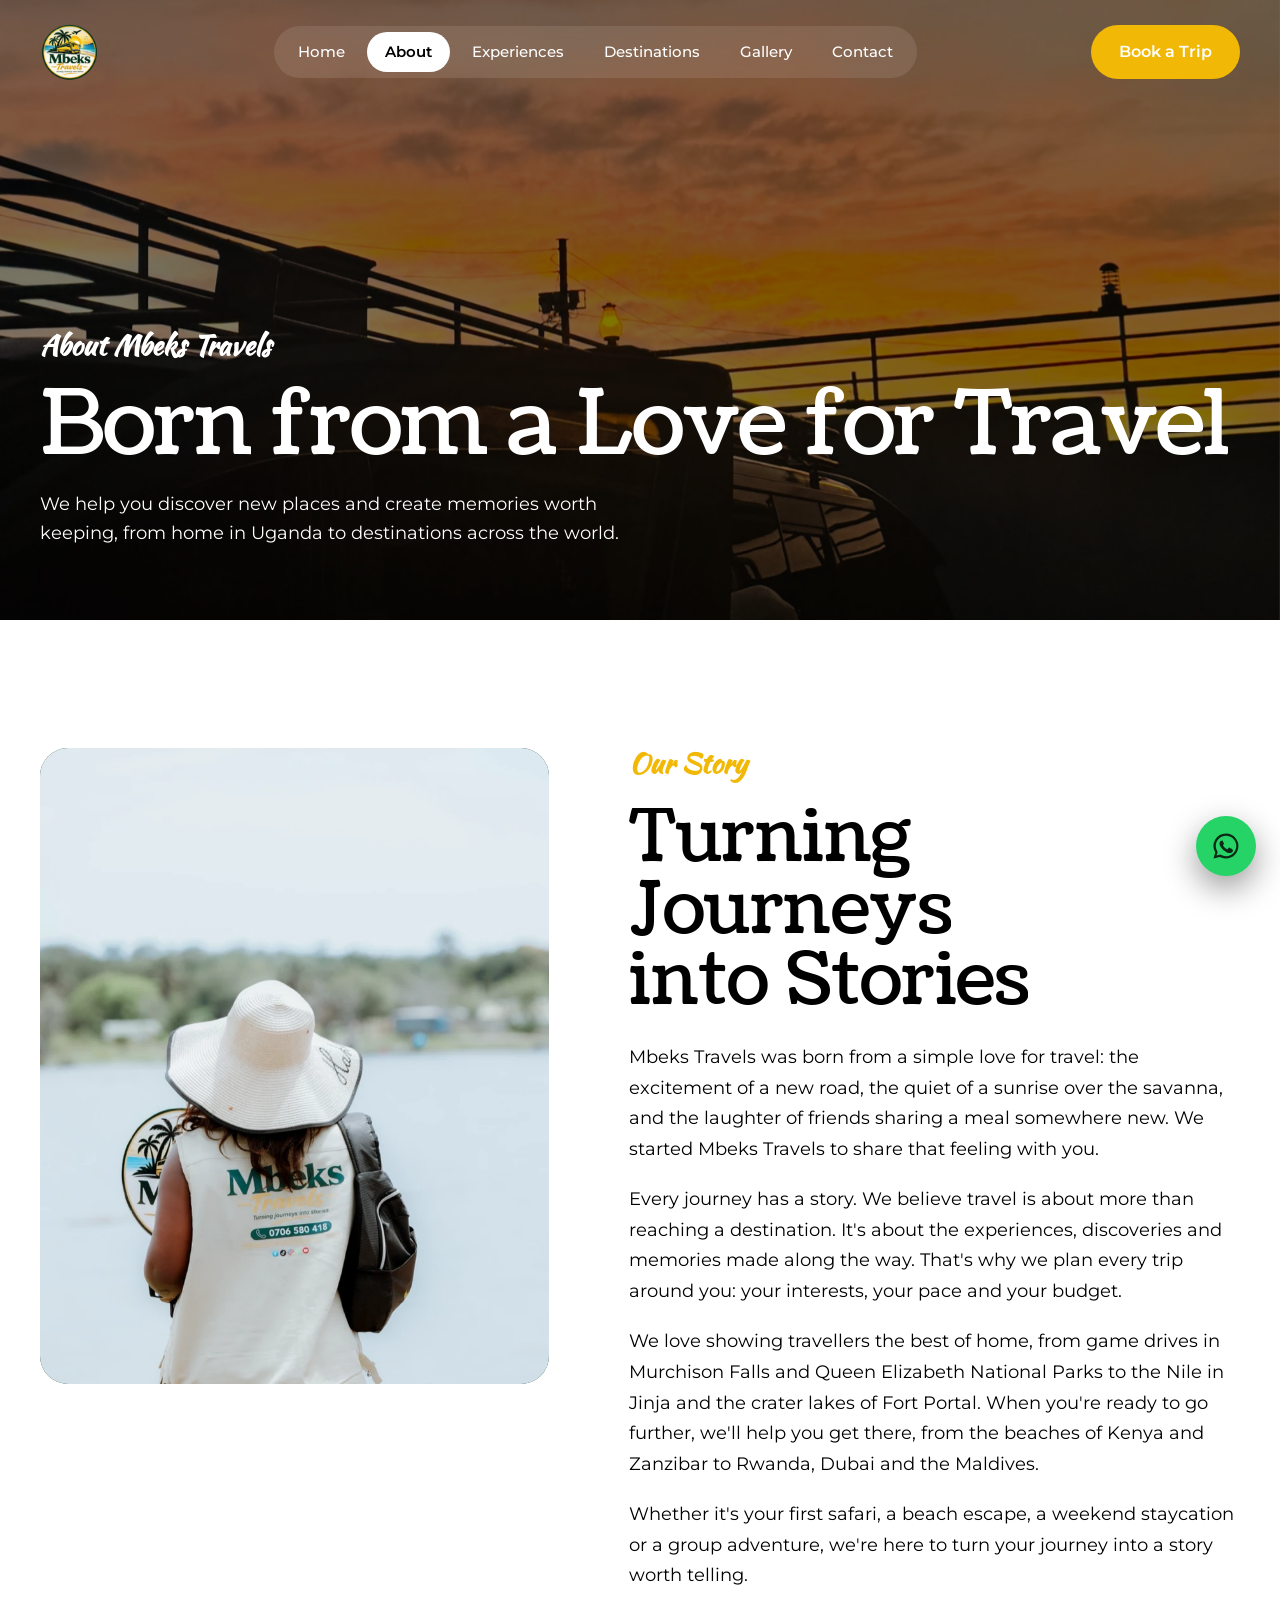
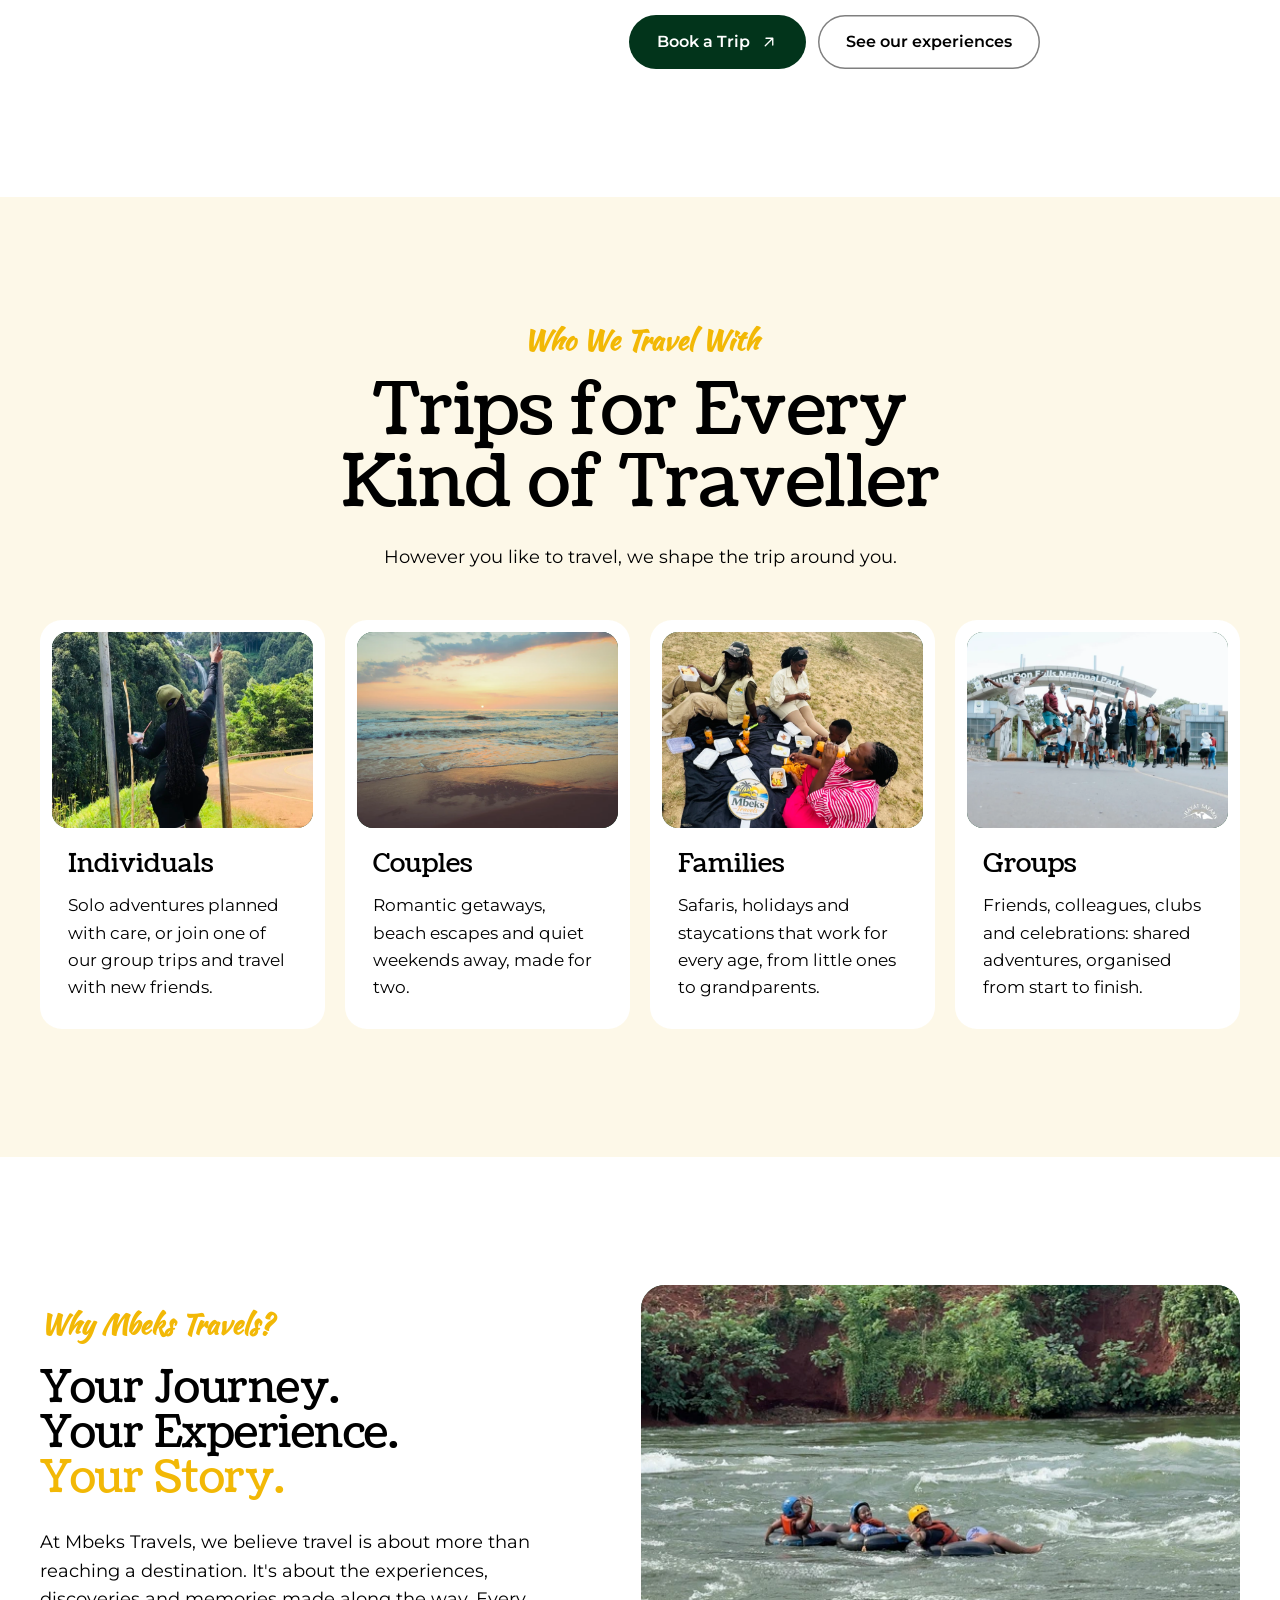
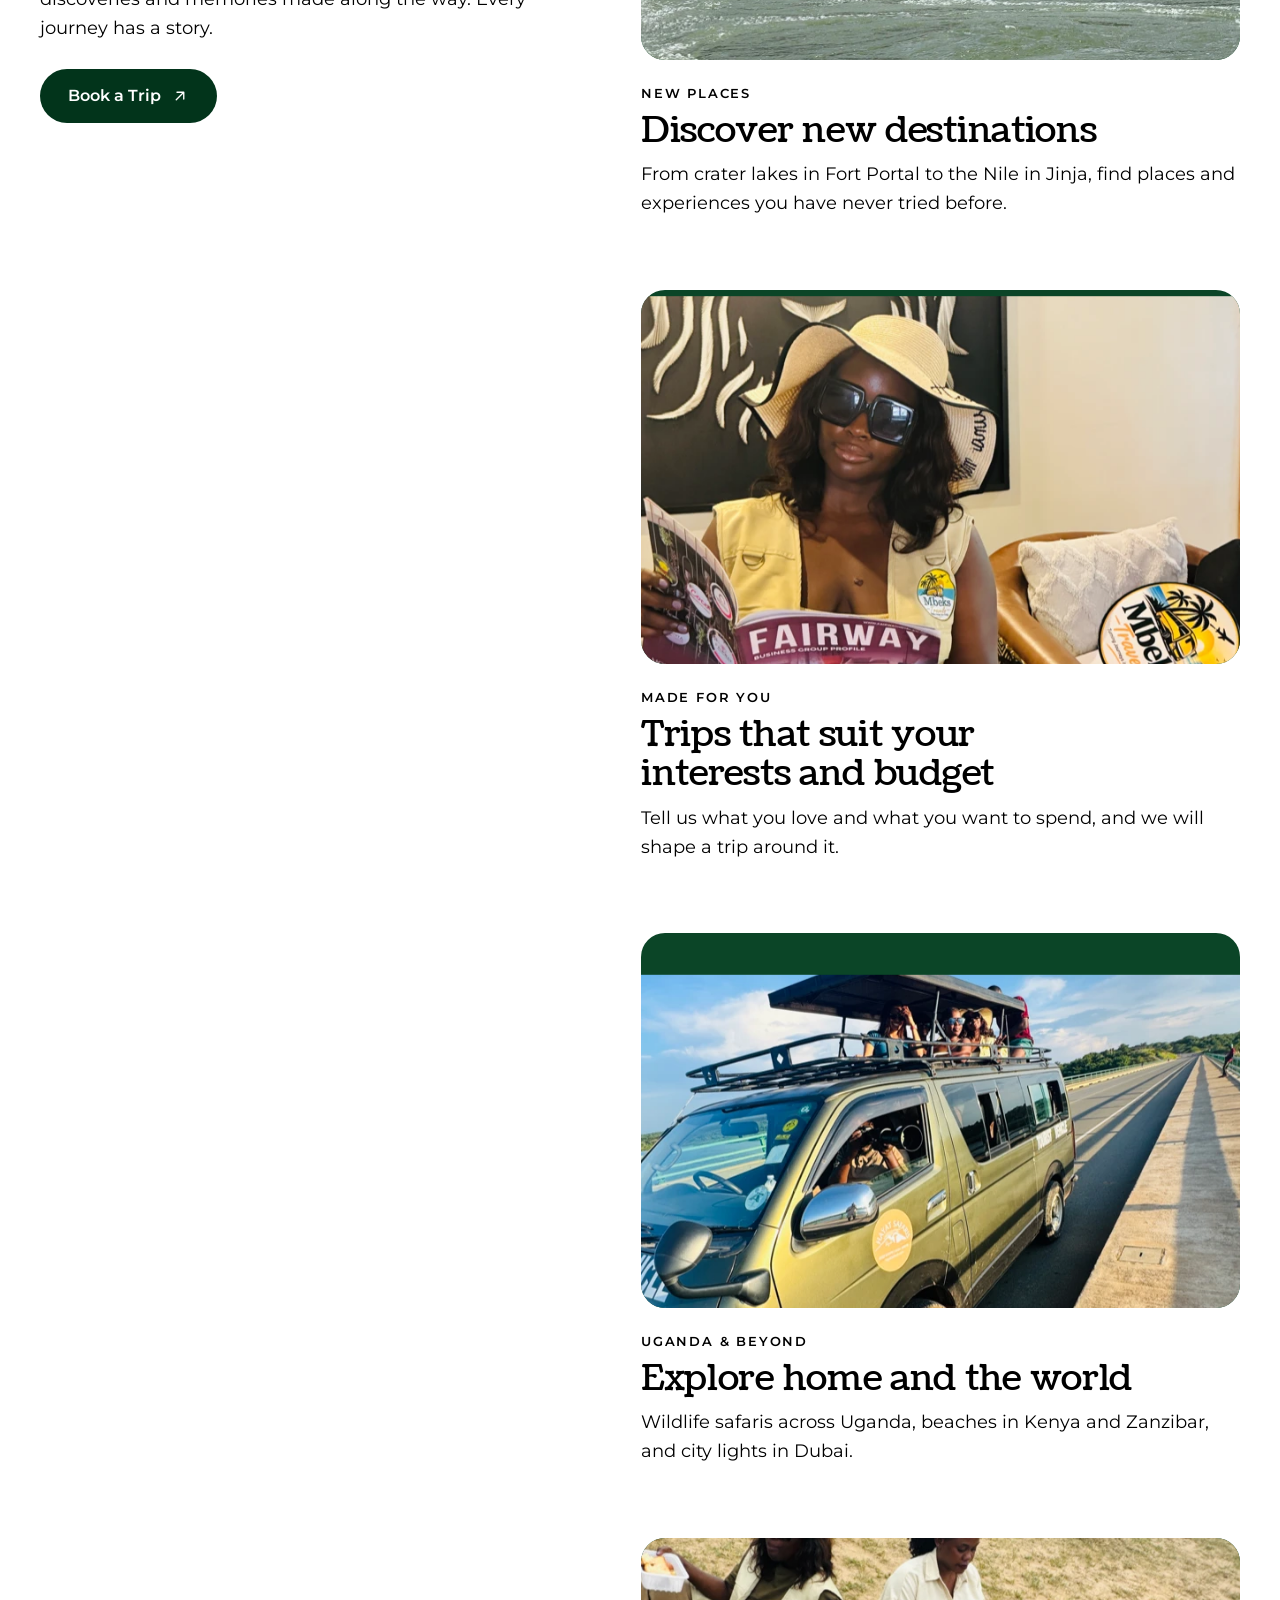
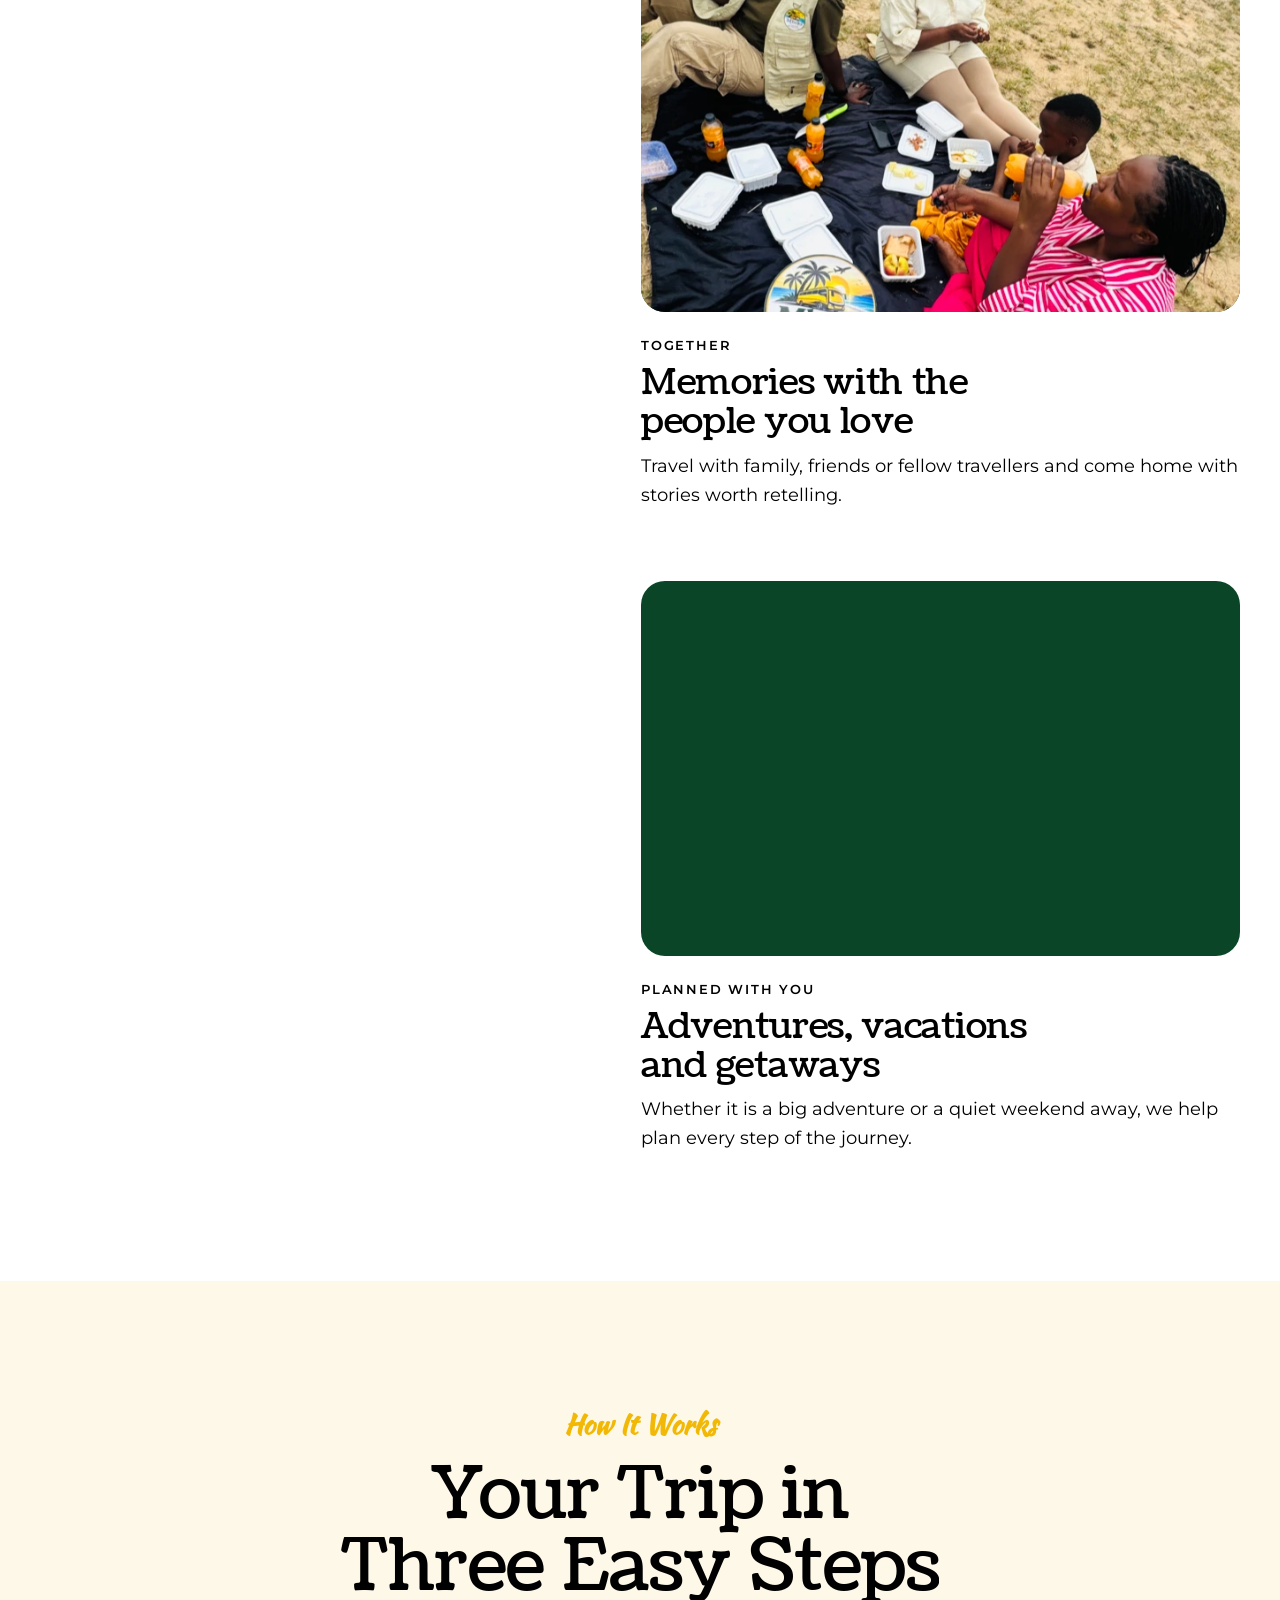
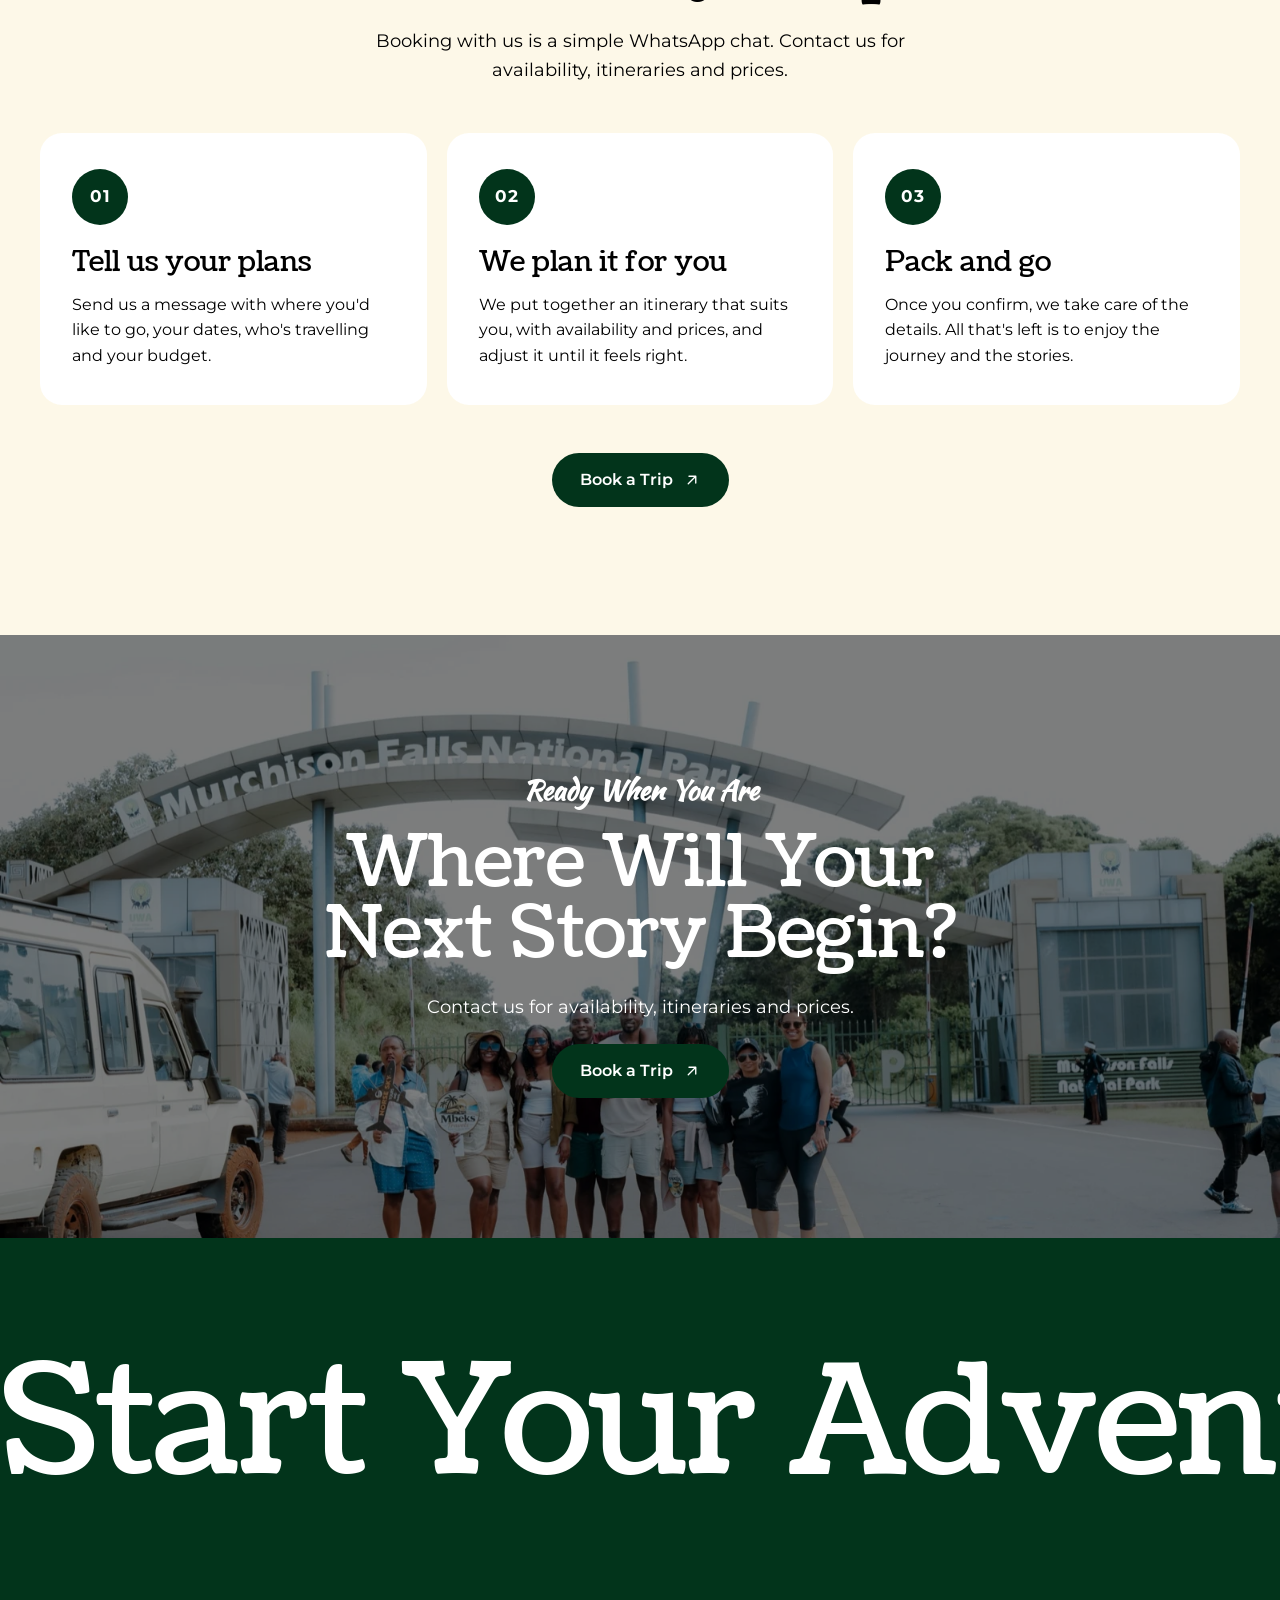
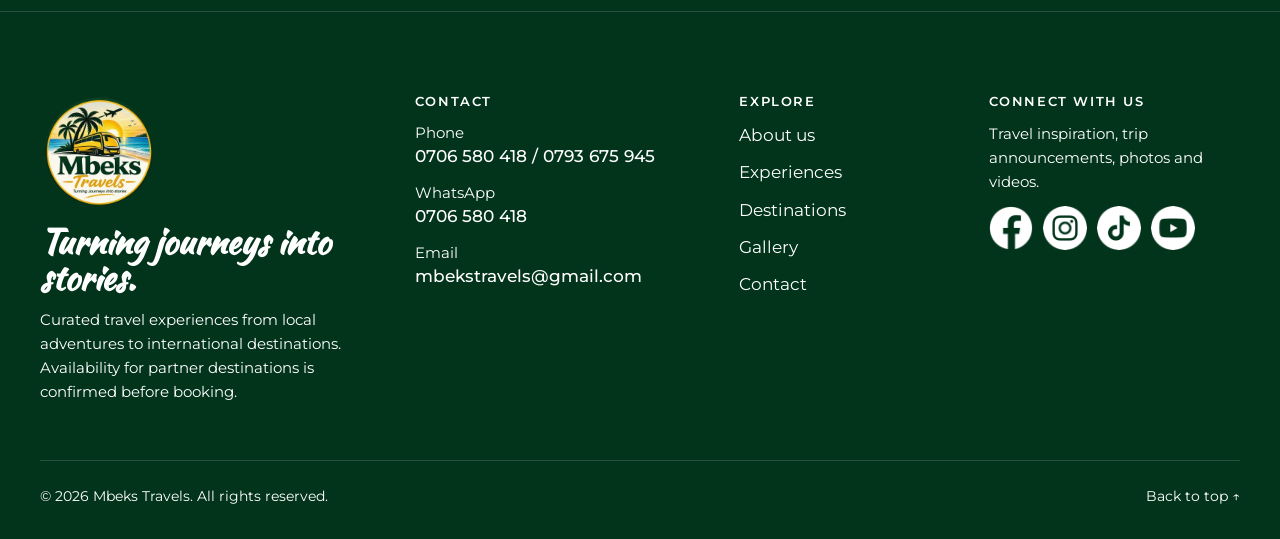
<file: about.html>
<!doctype html>
<html lang="en-GB">

<head>
  <meta charset="utf-8">
  <meta name="viewport" content="width=device-width, initial-scale=1, viewport-fit=cover">
  <title>About Us | Mbeks Travels</title>
  <meta name="description" content="Mbeks Travels was born from a love for travel. We plan trips for individuals, couples, families and groups across Uganda and beyond.">
  <link rel="canonical" href="https://mbekstravels.com/about.html">
  <meta name="theme-color" content="#02341B">

  <meta property="og:type" content="website">
  <meta property="og:site_name" content="Mbeks Travels">
  <meta property="og:title" content="About Us | Mbeks Travels">
  <meta property="og:description" content="Mbeks Travels was born from a love for travel. We plan trips for individuals, couples, families and groups across Uganda and beyond.">
  <meta property="og:url" content="https://mbekstravels.com/about.html">
  <meta property="og:image" content="https://mbekstravels.com/assets/images/photos/safari-van-sunset-1600.webp">
  <meta name="twitter:card" content="summary_large_image">

  <link rel="icon" href="assets/images/brand/favicon-48.png" type="image/png" sizes="48x48">
  <link rel="apple-touch-icon" href="assets/images/brand/apple-touch-icon.png">
  <link rel="preconnect" href="https://fonts.googleapis.com">
  <link rel="preconnect" href="https://fonts.gstatic.com" crossorigin>
  <link rel="stylesheet" href="https://fonts.googleapis.com/css2?family=Coustard&family=Kaushan+Script&family=Montserrat:ital,wght@0,400;0,500;0,600;0,700;1,600&display=swap">
  <link rel="stylesheet" href="styles/style.css">
  <link rel="stylesheet" href="styles/sections.css">
  <link rel="stylesheet" href="styles/pages.css">
  <script>document.documentElement.classList.add("js");</script>
</head>

<body id="top">
  <a class="skip-link" href="#main">Skip to content</a>
  <div class="cursor" aria-hidden="true">
    <span class="cursor__dot"></span>
    <span class="cursor__ring"><span class="cursor__label"></span></span>
  </div>

  <!-- ============ Site header ============ -->
  <header class="site-header">
    <div class="wrap site-header__inner">
      <a class="brand" href="index.html">
        <img class="brand__logo" src="assets/images/brand/logo-160.webp" srcset="assets/images/brand/logo-160.webp 160w, assets/images/brand/logo-320.webp 320w" sizes="60px" width="160" height="160" alt="Mbeks Travels">
      </a>
      <nav class="nav" aria-label="Main">
        <a href="index.html">Home</a>
        <a href="about.html" aria-current="page">About</a>
        <a href="experience.html">Experiences</a>
        <a href="destinations.html">Destinations</a>
        <a href="gallery.html">Gallery</a>
        <a href="contacts.html">Contact</a>
      </nav>
      <div class="header-actions">
        <a class="btn btn--gold" href="https://wa.me/256706580418?text=Hi%20Mbeks%20Travels%2C%20I%27d%20like%20to%20book%20a%20trip" target="_blank" rel="noopener" data-location="header">Book a Trip</a>
        <button class="menu-toggle" type="button" aria-expanded="false" aria-controls="mobile-menu" data-menu-open>
          <span class="visually-hidden">Open menu</span>
          <svg class="icon" viewBox="0 0 24 24" fill="none" stroke="currentColor" stroke-width="1.8" stroke-linecap="round" stroke-linejoin="round" aria-hidden="true"><path d="M4 7h16M4 12h16M4 17h16"/></svg>
        </button>
      </div>
    </div>
  </header>

  <!-- ============ Mobile menu ============ -->
  <div class="mobile-menu" id="mobile-menu" role="dialog" aria-modal="true" aria-label="Menu" hidden>
    <div class="mobile-menu__top">
      <a class="brand" href="index.html">
        <img class="brand__logo" src="assets/images/brand/logo-160.webp" srcset="assets/images/brand/logo-160.webp 160w, assets/images/brand/logo-320.webp 320w" sizes="60px" width="160" height="160" alt="Mbeks Travels">
      </a>
      <button class="menu-toggle" type="button" data-menu-close>
        <span class="visually-hidden">Close menu</span>
        <svg class="icon" viewBox="0 0 24 24" fill="none" stroke="currentColor" stroke-width="1.8" stroke-linecap="round" stroke-linejoin="round" aria-hidden="true"><path d="M18 6 6 18M6 6l12 12"/></svg>
      </button>
    </div>
    <nav class="mobile-menu__nav" aria-label="Mobile">
        <a href="index.html">Home</a>
        <a href="about.html" aria-current="page">About</a>
        <a href="experience.html">Experiences</a>
        <a href="destinations.html">Destinations</a>
        <a href="gallery.html">Gallery</a>
        <a href="contacts.html">Contact</a>
        <a href="blog.html">Blog</a>
    </nav>
    <div class="mobile-menu__foot">
      <a class="btn btn--gold btn--lg" href="https://wa.me/256706580418?text=Hi%20Mbeks%20Travels%2C%20I%27d%20like%20to%20book%20a%20trip" target="_blank" rel="noopener" data-location="mobile-menu">Book a Trip <svg class="icon" viewBox="0 0 24 24" fill="none" stroke="currentColor" stroke-width="1.8" stroke-linecap="round" stroke-linejoin="round" aria-hidden="true"><path d="M7 17 17 7M8 7h9v9"/></svg></a>
      <p>Call <a href="tel:+256706580418">0706 580 418</a> or email <a href="mailto:mbekstravels@gmail.com">mbekstravels@gmail.com</a></p>
    </div>
  </div>

  <main id="main">

    <!-- ============ Page hero ============ -->
    <section class="page-hero" data-hero aria-labelledby="page-title">
      <img class="page-hero__bg" src="assets/images/photos/safari-van-sunset-1200.webp" srcset="assets/images/photos/safari-van-sunset-800.webp 800w, assets/images/photos/safari-van-sunset-1200.webp 1200w, assets/images/photos/safari-van-sunset-1600.webp 1600w" sizes="100vw"
        alt="A safari van silhouetted against an orange sunset sky" fetchpriority="high" decoding="async">
      <div class="wrap">
        <p class="eyebrow">About Mbeks Travels</p>
        <h1 class="h1 h1--page" id="page-title">Born from a Love for Travel</h1>
        <p class="lead">We help you discover new places and create memories worth keeping, from home in Uganda to
          destinations across the world.</p>
      </div>
    </section>

    <!-- ============ Our story ============ -->
    <section class="section theme-light" aria-labelledby="story-title">
      <div class="wrap split split--sticky">
        <figure class="split__media">
          <!-- Placeholder: replace with the founder's photo (portrait) -->
          <div class="media media--portrait"><img src="assets/images/photos/mbeks-traveller-river-1200.webp" srcset="assets/images/photos/mbeks-traveller-river-800.webp 800w, assets/images/photos/mbeks-traveller-river-1200.webp 1200w, assets/images/photos/mbeks-traveller-river-1600.webp 1600w" sizes="(max-width: 819px) 100vw, 45vw" alt="A traveller in a Mbeks Travels vest looking out over the river" width="800" height="1200" loading="lazy" decoding="async"></div>
        </figure>

        <div class="split__body">
          <p class="eyebrow">Our Story</p>
          <h2 class="h2" id="story-title">Turning Journeys into Stories</h2>
          <div class="prose">
            <p>Mbeks Travels was born from a simple love for travel: the excitement of a new road, the quiet of a
              sunrise over the savanna, and the laughter of friends sharing a meal somewhere new. We started Mbeks
              Travels to share that feeling with you.</p>
            <p>Every journey has a story. We believe travel is about more than reaching a destination. It's about the experiences, discoveries
              and memories made along the way. That's why we plan every trip around you: your interests, your pace and
              your budget.</p>
            <p>We love showing travellers the best of home, from game drives in Murchison Falls and Queen Elizabeth
              National Parks to the Nile in Jinja and the crater lakes of Fort Portal. When you're ready to go
              further, we'll help you get there, from the beaches of Kenya and Zanzibar to Rwanda, Dubai and the
              Maldives.</p>
            <p>Whether it's your first safari, a beach escape, a weekend staycation or a group adventure, we're here
              to turn your journey into a story worth telling.</p>
          </div>
          <div class="btn-row">
            <a class="btn btn--leaf" href="https://wa.me/256706580418?text=Hi%20Mbeks%20Travels%2C%20I%27d%20like%20to%20book%20a%20trip" target="_blank" rel="noopener" data-location="about-story">Book a
              Trip <svg class="icon" viewBox="0 0 24 24" fill="none" stroke="currentColor" stroke-width="1.8" stroke-linecap="round" stroke-linejoin="round" aria-hidden="true"><path d="M7 17 17 7M8 7h9v9"/></svg></a>
            <a class="btn btn--outline" href="experience.html">See our experiences</a>
          </div>
        </div>
      </div>
    </section>

    <!-- ============ Who we serve ============ -->
    <section class="section theme-sand" aria-labelledby="serve-title">
      <div class="wrap">
        <div class="section-head section-head--center">
          <div class="section-head__title">
            <p class="eyebrow">Who We Travel With</p>
            <h2 class="h2" id="serve-title">Trips for Every Kind of Traveller</h2>
          </div>
          <p class="lead">However you like to travel, we shape the trip around you.</p>
        </div>

        <ul class="card-grid">
          <li class="card card--photo" data-reveal>
            <div class="media card__photo"><img src="assets/images/photos/sipi-river-sign-960.webp" srcset="assets/images/photos/sipi-river-sign-800.webp 800w, assets/images/photos/sipi-river-sign-960.webp 960w" sizes="(max-width: 819px) 100vw, 25vw" alt="A traveller posing by the Sipi River sign among green hills" width="800" height="1067" loading="lazy" decoding="async"></div>
            <h3 class="card__title">Individuals</h3>
            <p>Solo adventures planned with care, or join one of our group trips and travel with new friends.</p>
          </li>
          <li class="card card--photo" data-reveal>
            <div class="media card__photo"><img src="assets/images/photos/beach-sunset-800.webp" alt="Waves rolling onto a beach at sunset" width="800" height="518" loading="lazy" decoding="async"></div>
            <h3 class="card__title">Couples</h3>
            <p>Romantic getaways, beach escapes and quiet weekends away, made for two.</p>
          </li>
          <li class="card card--photo" data-reveal>
            <div class="media card__photo"><img src="assets/images/photos/savanna-picnic-1200.webp" srcset="assets/images/photos/savanna-picnic-800.webp 800w, assets/images/photos/savanna-picnic-1200.webp 1200w, assets/images/photos/savanna-picnic-1600.webp 1600w" sizes="(max-width: 819px) 100vw, 25vw" alt="A family picnic on the savanna with Mbeks Travels fans" width="800" height="1067" loading="lazy" decoding="async"></div>
            <h3 class="card__title">Families</h3>
            <p>Safaris, holidays and staycations that work for every age, from little ones to grandparents.</p>
          </li>
          <li class="card card--photo" data-reveal>
            <div class="media card__photo"><img src="assets/images/photos/murchison-gate-jump-1200.webp" srcset="assets/images/photos/murchison-gate-jump-800.webp 800w, assets/images/photos/murchison-gate-jump-1200.webp 1200w, assets/images/photos/murchison-gate-jump-1600.webp 1600w" sizes="(max-width: 819px) 100vw, 25vw" alt="Travellers jumping for joy at the Murchison Falls National Park gate" width="800" height="533" loading="lazy" decoding="async"></div>
            <h3 class="card__title">Groups</h3>
            <p>Friends, colleagues, clubs and celebrations: shared adventures, organised from start to finish.</p>
          </li>
        </ul>
      </div>
    </section>

    <!-- ============ Why Mbeks (sticky split, as on the homepage) ============ -->
    <section class="section theme-light" id="why" aria-labelledby="why-title">
      <div class="wrap why__grid">
        <div class="why__sticky">
          <p class="eyebrow">Why Mbeks Travels?</p>
          <h2 class="h2 why__title" id="why-title"><span class="line">Your Journey.</span> <span class="line">Your Experience.</span> <span class="line text-gold">Your Story.</span></h2>
          <p class="lead">At Mbeks Travels, we believe travel is about more than reaching a destination. It's about the
            experiences, discoveries and memories made along the way. Every journey has a story.</p>
          <div class="why__actions">
            <a class="btn btn--leaf" href="https://wa.me/256706580418?text=Hi%20Mbeks%20Travels%2C%20I%27d%20like%20to%20book%20a%20trip" target="_blank" rel="noopener" data-location="about-why">Book a Trip
              <svg class="icon" viewBox="0 0 24 24" fill="none" stroke="currentColor" stroke-width="1.8" stroke-linecap="round" stroke-linejoin="round" aria-hidden="true"><path d="M7 17 17 7M8 7h9v9"/></svg></a>
          </div>
        </div>

        <div class="why__list">
          <article class="why-item" data-reveal>
            <div class="media"><img src="assets/images/photos/nile-tubing-jinja-1200.webp" srcset="assets/images/photos/nile-tubing-jinja-800.webp 800w, assets/images/photos/nile-tubing-jinja-1200.webp 1200w, assets/images/photos/nile-tubing-jinja-1600.webp 1600w" sizes="(max-width: 819px) 100vw, 50vw" alt="Friends in helmets tubing down the Nile rapids in Jinja" width="800" height="450" loading="lazy" decoding="async" data-parallax="0.12"></div>
            <div class="why-item__body">
              <p class="label">New places</p>
              <h3 class="h3">Discover new destinations</h3>
              <p class="lead">From crater lakes in Fort Portal to the Nile in Jinja, find places and experiences you have
                never tried before.</p>
            </div>
          </article>
          <article class="why-item" data-reveal>
            <div class="media"><img src="assets/images/photos/lodge-lounge-reading-1200.webp" srcset="assets/images/photos/lodge-lounge-reading-800.webp 800w, assets/images/photos/lodge-lounge-reading-1200.webp 1200w, assets/images/photos/lodge-lounge-reading-1600.webp 1600w" sizes="(max-width: 819px) 100vw, 50vw" alt="A traveller in a sun hat reading a magazine in a lodge lounge" width="800" height="1067" loading="lazy" decoding="async" data-parallax="0.12"></div>
            <div class="why-item__body">
              <p class="label">Made for you</p>
              <h3 class="h3">Trips that suit your interests and budget</h3>
              <p class="lead">Tell us what you love and what you want to spend, and we will shape a trip around it.</p>
            </div>
          </article>
          <article class="why-item" data-reveal>
            <div class="media"><img src="assets/images/photos/safari-van-road-1200.webp" srcset="assets/images/photos/safari-van-road-800.webp 800w, assets/images/photos/safari-van-road-1200.webp 1200w, assets/images/photos/safari-van-road-1600.webp 1600w" sizes="(max-width: 819px) 100vw, 50vw" alt="A Mbeks safari van with travellers on the roof on an open road" width="800" height="1067" loading="lazy" decoding="async" data-parallax="0.12"></div>
            <div class="why-item__body">
              <p class="label">Uganda &amp; beyond</p>
              <h3 class="h3">Explore home and the world</h3>
              <p class="lead">Wildlife safaris across Uganda, beaches in Kenya and Zanzibar, and city lights in Dubai.</p>
            </div>
          </article>
          <article class="why-item" data-reveal>
            <div class="media"><img src="assets/images/photos/savanna-picnic-1200.webp" srcset="assets/images/photos/savanna-picnic-800.webp 800w, assets/images/photos/savanna-picnic-1200.webp 1200w, assets/images/photos/savanna-picnic-1600.webp 1600w" sizes="(max-width: 819px) 100vw, 50vw" alt="A family picnic on the savanna with Mbeks Travels fans" width="800" height="1067" loading="lazy" decoding="async" data-parallax="0.12"></div>
            <div class="why-item__body">
              <p class="label">Together</p>
              <h3 class="h3">Memories with the people you love</h3>
              <p class="lead">Travel with family, friends or fellow travellers and come home with stories worth
                retelling.</p>
            </div>
          </article>
          <article class="why-item" data-reveal>
            <div class="media"><img src="assets/images/photos/safari-van-sunset-1200.webp" srcset="assets/images/photos/safari-van-sunset-800.webp 800w, assets/images/photos/safari-van-sunset-1200.webp 1200w, assets/images/photos/safari-van-sunset-1600.webp 1600w" sizes="(max-width: 819px) 100vw, 50vw" alt="A safari van silhouetted against an orange sunset sky" width="800" height="1067" loading="lazy" decoding="async" data-parallax="0.12"></div>
            <div class="why-item__body">
              <p class="label">Planned with you</p>
              <h3 class="h3">Adventures, vacations and getaways</h3>
              <p class="lead">Whether it is a big adventure or a quiet weekend away, we help plan every step of the
                journey.</p>
            </div>
          </article>
        </div>
      </div>
    </section>

    <!-- ============ How it works ============ -->
    <section class="section theme-sand" id="how-it-works" aria-labelledby="how-title">
      <div class="wrap">
        <div class="section-head section-head--center">
          <div class="section-head__title">
            <p class="eyebrow">How It Works</p>
            <h2 class="h2" id="how-title">Your Trip in Three Easy Steps</h2>
          </div>
          <p class="lead">Booking with us is a simple WhatsApp chat. Contact us for availability, itineraries and prices.</p>
        </div>

        <ol class="steps">
          <li class="step" data-reveal>
            <span class="step__num">01</span>
            <h3 class="step__title">Tell us your plans</h3>
            <p>Send us a message with where you'd like to go, your dates, who's travelling and your budget.</p>
          </li>
          <li class="step" data-reveal>
            <span class="step__num">02</span>
            <h3 class="step__title">We plan it for you</h3>
            <p>We put together an itinerary that suits you, with availability and prices, and adjust it until it feels right.</p>
          </li>
          <li class="step" data-reveal>
            <span class="step__num">03</span>
            <h3 class="step__title">Pack and go</h3>
            <p>Once you confirm, we take care of the details. All that's left is to enjoy the journey and the stories.</p>
          </li>
        </ol>

        <div class="steps__cta">
          <a class="btn btn--leaf" href="https://wa.me/256706580418?text=Hi%20Mbeks%20Travels%2C%20I%27d%20like%20to%20book%20a%20trip" target="_blank" rel="noopener" data-location="about-how">Book a Trip
            <svg class="icon" viewBox="0 0 24 24" fill="none" stroke="currentColor" stroke-width="1.8" stroke-linecap="round" stroke-linejoin="round" aria-hidden="true"><path d="M7 17 17 7M8 7h9v9"/></svg></a>
        </div>
      </div>
    </section>

    <!-- ============ Closing call to action ============ -->
    <section class="photo-band" aria-labelledby="cta-title">
      <img class="photo-band__bg" src="assets/images/photos/murchison-gate-group-1200.webp" srcset="assets/images/photos/murchison-gate-group-800.webp 800w, assets/images/photos/murchison-gate-group-1200.webp 1200w, assets/images/photos/murchison-gate-group-1600.webp 1600w" sizes="100vw" alt="" width="800" height="533" loading="lazy" decoding="async">
      <div class="wrap photo-band__inner">
        <p class="eyebrow">Ready When You Are</p>
        <h2 class="h2" id="cta-title">Where Will Your Next Story Begin?</h2>
        <p class="lead">Contact us for availability, itineraries and prices.</p>
        <a class="btn btn--leaf" href="https://wa.me/256706580418?text=Hi%20Mbeks%20Travels%2C%20I%27d%20like%20to%20book%20a%20trip" target="_blank" rel="noopener" data-location="about-cta">Book a Trip
          <svg class="icon" viewBox="0 0 24 24" fill="none" stroke="currentColor" stroke-width="1.8" stroke-linecap="round" stroke-linejoin="round" aria-hidden="true"><path d="M7 17 17 7M8 7h9v9"/></svg></a>
      </div>
    </section>

  </main>

  <!-- ============ Footer ============ -->
  <footer class="site-footer">
    <a class="cta-strip cursor-zone" href="experience.html" aria-label="Start your adventure: explore tours" data-cursor="Explore Tours">
      <span class="cta-strip__track" aria-hidden="true">
        <span class="cta-strip__word">Start Your Adventure.</span><span class="cta-strip__word">Start Your Adventure.</span><span class="cta-strip__word">Start Your Adventure.</span><span class="cta-strip__word">Start Your Adventure.</span>
      </span>
      <span class="cursor-badge" aria-hidden="true">Explore<br>Tours</span>
    </a>

    <div class="wrap footer-main">
      <div class="footer-cols">
        <div class="footer-col">
          <img class="footer-logo" src="assets/images/brand/logo-320.webp" width="320" height="320" alt="Mbeks Travels" loading="lazy" decoding="async">
          <p class="footer-tagline">Turning journeys into stories.</p>
          <p class="footer-text">Curated travel experiences from local adventures to international destinations. Availability for partner destinations is confirmed before booking.</p>
        </div>

        <div class="footer-col">
          <h2 class="footer-col__title">Contact</h2>
          <dl class="footer-contact">
            <div>
              <dt>Phone</dt>
              <dd><a href="tel:+256706580418">0706 580 418</a> / <a href="tel:+256793675945">0793 675 945</a></dd>
            </div>
            <div>
              <dt>WhatsApp</dt>
              <dd><a href="https://wa.me/256706580418?text=Hi%20Mbeks%20Travels%2C%20I%27d%20like%20to%20book%20a%20trip" target="_blank" rel="noopener" data-location="footer">0706 580 418</a></dd>
            </div>
            <div>
              <dt>Email</dt>
              <dd><a href="mailto:mbekstravels@gmail.com">mbekstravels@gmail.com</a></dd>
            </div>
          </dl>
        </div>

        <nav class="footer-col" aria-label="Footer">
          <h2 class="footer-col__title">Explore</h2>
          <ul class="footer-links">
            <li><a href="about.html">About us</a></li>
            <li><a href="experience.html">Experiences</a></li>
            <li><a href="destinations.html">Destinations</a></li>
            <li><a href="gallery.html">Gallery</a></li>
            <li><a href="contacts.html">Contact</a></li>
          </ul>
        </nav>

        <div class="footer-col">
          <h2 class="footer-col__title">Connect with us</h2>
          <p class="footer-text">Travel inspiration, trip announcements, photos and videos.</p>
          <!-- Social links are disabled until the client supplies profile URLs.
               To enable: replace <span class="social" …> with <a class="social" href="URL" aria-label="Name"> -->
          <ul class="socials">
            <li><span class="social" title="Facebook (coming soon)"><img src="assets/images/icons/facebook.png" alt="Facebook (coming soon)" width="44" height="44" loading="lazy" decoding="async"></span></li>
            <li><span class="social" title="Instagram (coming soon)"><img src="assets/images/icons/instagram.png" alt="Instagram (coming soon)" width="44" height="44" loading="lazy" decoding="async"></span></li>
            <li><span class="social" title="TikTok (coming soon)"><img src="assets/images/icons/tiktok.png" alt="TikTok (coming soon)" width="44" height="44" loading="lazy" decoding="async"></span></li>
            <li><span class="social" title="YouTube (coming soon)"><img src="assets/images/icons/youtube.png" alt="YouTube (coming soon)" width="44" height="44" loading="lazy" decoding="async"></span></li>
          </ul>
        </div>
      </div>

      <div class="footer-bottom">
        <p>&copy; <span data-year>2026</span> Mbeks Travels. All rights reserved.</p>
        <a href="#top">Back to top &uarr;</a>
      </div>
    </div>
  </footer>

  <a class="wa-float" href="https://wa.me/256706580418?text=Hi%20Mbeks%20Travels%2C%20I%27d%20like%20to%20book%20a%20trip" target="_blank" rel="noopener" aria-label="Book a trip on WhatsApp" data-location="floating-button">
    <svg class="icon" viewBox="0 0 24 24" fill="currentColor" aria-hidden="true"><path d="M12 2a10 10 0 0 0-8.6 15.1L2 22l5-1.3A10 10 0 1 0 12 2zm0 18.2a8.2 8.2 0 0 1-4.2-1.2l-.3-.2-3 .8.8-2.9-.2-.3A8.2 8.2 0 1 1 12 20.2zm4.5-6.1c-.2-.1-1.5-.7-1.7-.8s-.4-.1-.6.1-.7.8-.8 1-.3.2-.5.1a6.7 6.7 0 0 1-3.3-2.9c-.3-.4.3-.4.7-1.3.1-.2 0-.3 0-.4l-.8-1.8c-.2-.5-.4-.4-.6-.4h-.5a1 1 0 0 0-.7.3 3 3 0 0 0-.9 2.2 5.2 5.2 0 0 0 1.1 2.7 11.8 11.8 0 0 0 4.5 4c1.7.7 2.3.8 3.2.6a2.7 2.7 0 0 0 1.8-1.2 2.2 2.2 0 0 0 .1-1.3c0-.1-.2-.2-.4-.3z"/></svg>
  </a>

  <script src="scripts/main.js" defer></script>
</body>

</html>
</file>
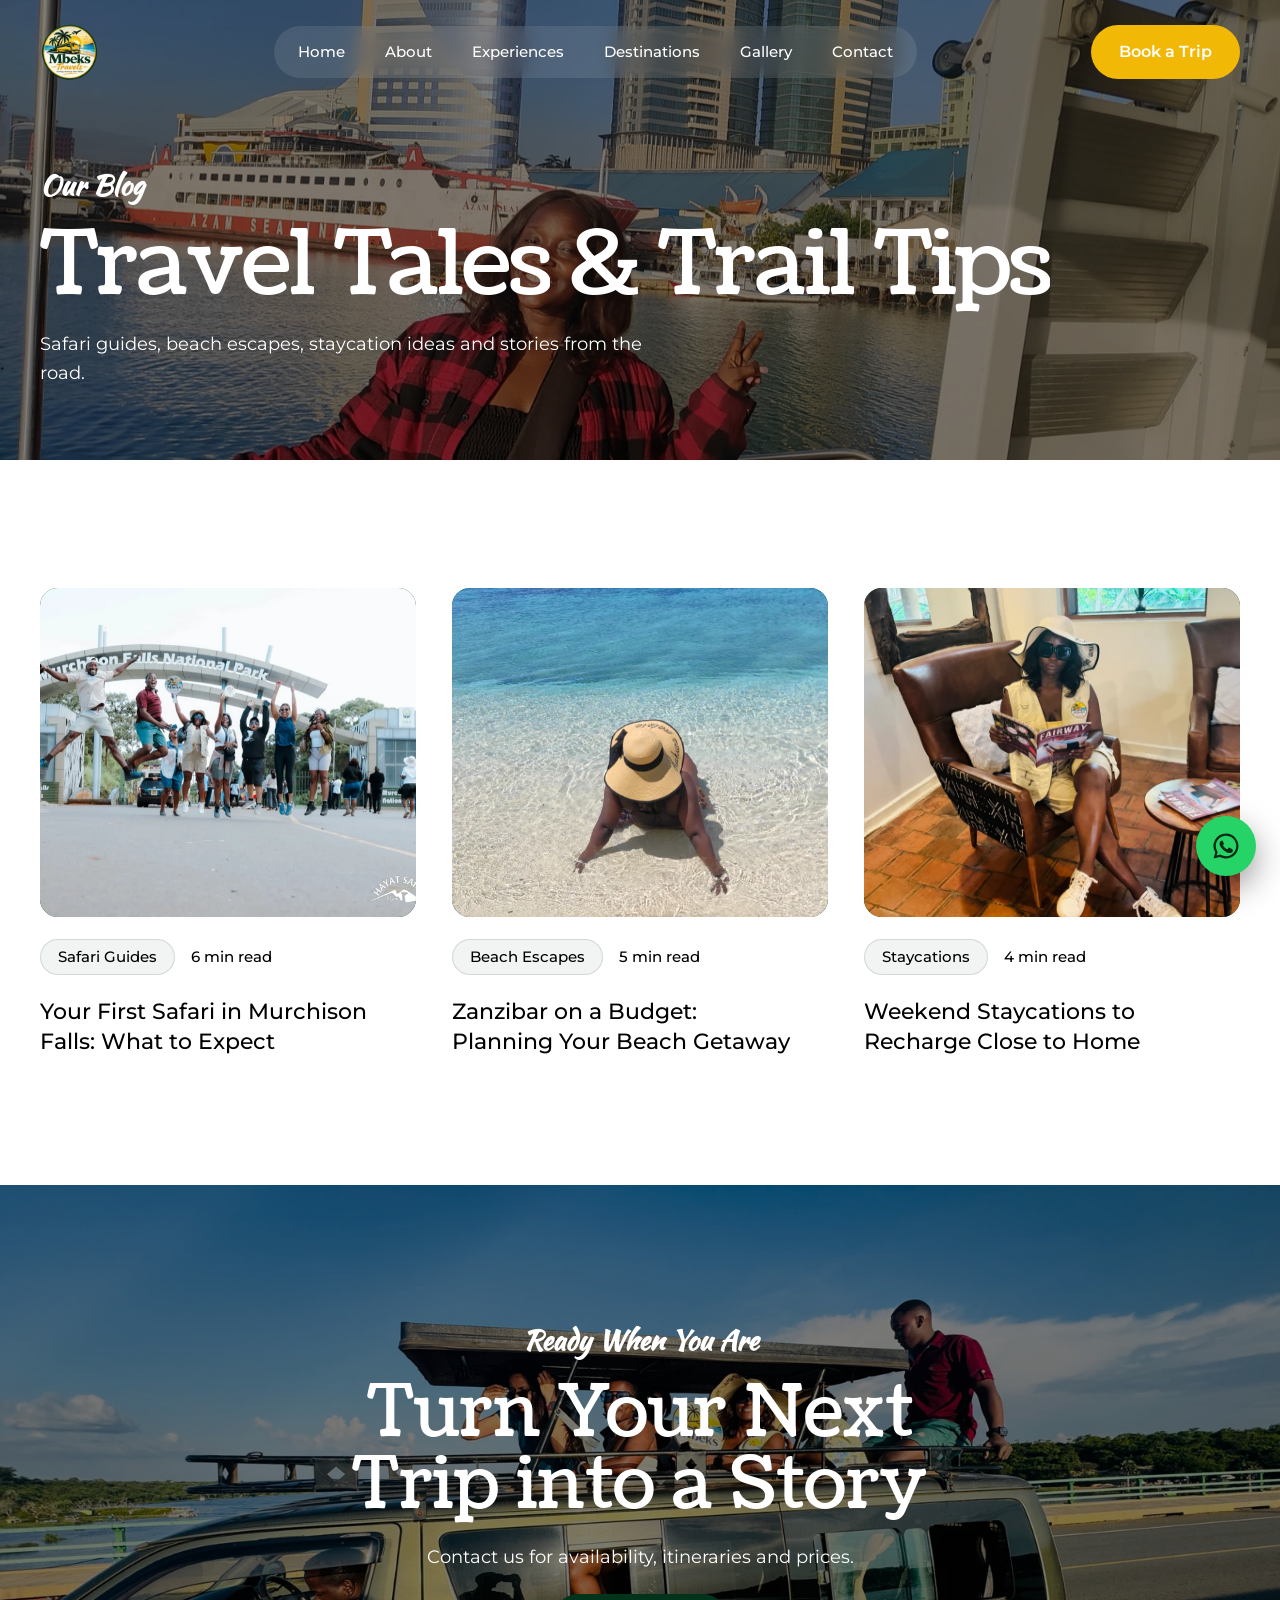
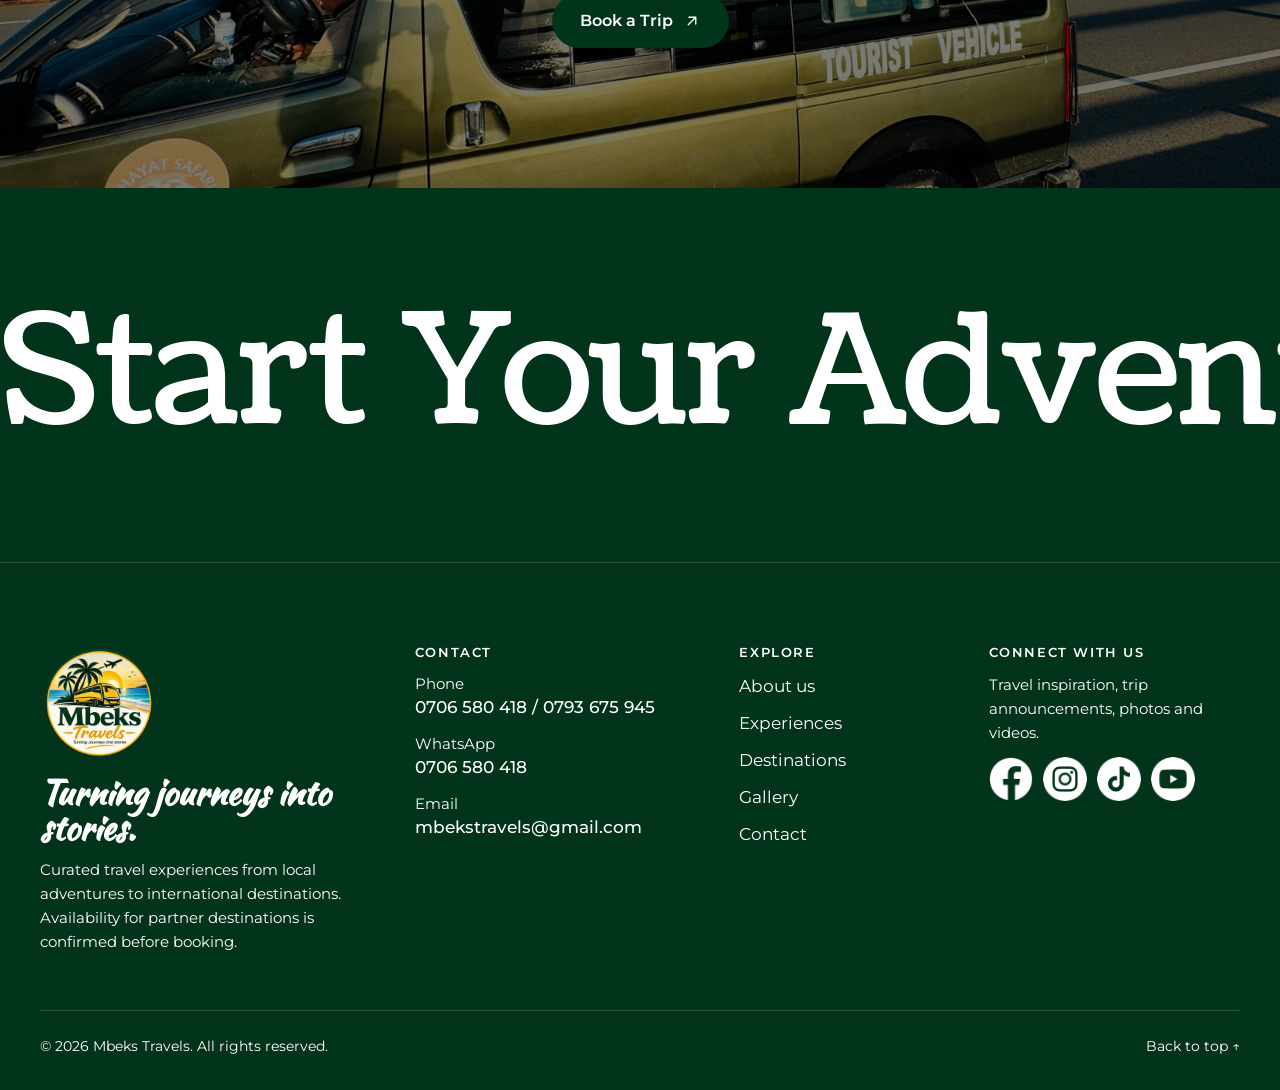
<file: blog.html>
<!doctype html>
<html lang="en-GB">

<head>
  <meta charset="utf-8">
  <meta name="viewport" content="width=device-width, initial-scale=1, viewport-fit=cover">
  <title>Travel Tales & Trail Tips | Mbeks Travels Blog</title>
  <meta name="description" content="Safari guides, beach escape tips, staycation ideas and travel stories from Mbeks Travels.">
  <link rel="canonical" href="https://mbekstravels.com/blog.html">
  <meta name="theme-color" content="#02341B">

  <meta property="og:type" content="website">
  <meta property="og:site_name" content="Mbeks Travels">
  <meta property="og:title" content="Travel Tales & Trail Tips | Mbeks Travels Blog">
  <meta property="og:description" content="Safari guides, beach escape tips, staycation ideas and travel stories from Mbeks Travels.">
  <meta property="og:url" content="https://mbekstravels.com/blog.html">
  <meta property="og:image" content="https://mbekstravels.com/assets/images/photos/ferry-harbour-traveller-1600.webp">
  <meta name="twitter:card" content="summary_large_image">

  <link rel="icon" href="assets/images/brand/favicon-48.png" type="image/png" sizes="48x48">
  <link rel="apple-touch-icon" href="assets/images/brand/apple-touch-icon.png">
  <link rel="preconnect" href="https://fonts.googleapis.com">
  <link rel="preconnect" href="https://fonts.gstatic.com" crossorigin>
  <link rel="stylesheet" href="https://fonts.googleapis.com/css2?family=Coustard&family=Kaushan+Script&family=Montserrat:ital,wght@0,400;0,500;0,600;0,700;1,600&display=swap">
  <link rel="stylesheet" href="styles/style.css">
  <link rel="stylesheet" href="styles/sections.css">
  <link rel="stylesheet" href="styles/pages.css">
  <script>document.documentElement.classList.add("js");</script>
</head>

<body id="top">
  <a class="skip-link" href="#main">Skip to content</a>
  <div class="cursor" aria-hidden="true">
    <span class="cursor__dot"></span>
    <span class="cursor__ring"><span class="cursor__label"></span></span>
  </div>

  <!-- ============ Site header ============ -->
  <header class="site-header">
    <div class="wrap site-header__inner">
      <a class="brand" href="index.html">
        <img class="brand__logo" src="assets/images/brand/logo-160.webp" srcset="assets/images/brand/logo-160.webp 160w, assets/images/brand/logo-320.webp 320w" sizes="60px" width="160" height="160" alt="Mbeks Travels">
      </a>
      <nav class="nav" aria-label="Main">
        <a href="index.html">Home</a>
        <a href="about.html">About</a>
        <a href="experience.html">Experiences</a>
        <a href="destinations.html">Destinations</a>
        <a href="gallery.html">Gallery</a>
        <a href="contacts.html">Contact</a>
      </nav>
      <div class="header-actions">
        <a class="btn btn--gold" href="https://wa.me/256706580418?text=Hi%20Mbeks%20Travels%2C%20I%27d%20like%20to%20book%20a%20trip" target="_blank" rel="noopener" data-location="header">Book a Trip</a>
        <button class="menu-toggle" type="button" aria-expanded="false" aria-controls="mobile-menu" data-menu-open>
          <span class="visually-hidden">Open menu</span>
          <svg class="icon" viewBox="0 0 24 24" fill="none" stroke="currentColor" stroke-width="1.8" stroke-linecap="round" stroke-linejoin="round" aria-hidden="true"><path d="M4 7h16M4 12h16M4 17h16"/></svg>
        </button>
      </div>
    </div>
  </header>

  <!-- ============ Mobile menu ============ -->
  <div class="mobile-menu" id="mobile-menu" role="dialog" aria-modal="true" aria-label="Menu" hidden>
    <div class="mobile-menu__top">
      <a class="brand" href="index.html">
        <img class="brand__logo" src="assets/images/brand/logo-160.webp" srcset="assets/images/brand/logo-160.webp 160w, assets/images/brand/logo-320.webp 320w" sizes="60px" width="160" height="160" alt="Mbeks Travels">
      </a>
      <button class="menu-toggle" type="button" data-menu-close>
        <span class="visually-hidden">Close menu</span>
        <svg class="icon" viewBox="0 0 24 24" fill="none" stroke="currentColor" stroke-width="1.8" stroke-linecap="round" stroke-linejoin="round" aria-hidden="true"><path d="M18 6 6 18M6 6l12 12"/></svg>
      </button>
    </div>
    <nav class="mobile-menu__nav" aria-label="Mobile">
        <a href="index.html">Home</a>
        <a href="about.html">About</a>
        <a href="experience.html">Experiences</a>
        <a href="destinations.html">Destinations</a>
        <a href="gallery.html">Gallery</a>
        <a href="contacts.html">Contact</a>
        <a href="blog.html">Blog</a>
    </nav>
    <div class="mobile-menu__foot">
      <a class="btn btn--gold btn--lg" href="https://wa.me/256706580418?text=Hi%20Mbeks%20Travels%2C%20I%27d%20like%20to%20book%20a%20trip" target="_blank" rel="noopener" data-location="mobile-menu">Book a Trip <svg class="icon" viewBox="0 0 24 24" fill="none" stroke="currentColor" stroke-width="1.8" stroke-linecap="round" stroke-linejoin="round" aria-hidden="true"><path d="M7 17 17 7M8 7h9v9"/></svg></a>
      <p>Call <a href="tel:+256706580418">0706 580 418</a> or email <a href="mailto:mbekstravels@gmail.com">mbekstravels@gmail.com</a></p>
    </div>
  </div>

  <main id="main">

    <!-- ============ Page hero ============ -->
    <section class="page-hero page-hero--short" data-hero aria-labelledby="page-title">
      <img class="page-hero__bg" src="assets/images/photos/ferry-harbour-traveller-1600.webp"
        srcset="assets/images/photos/ferry-harbour-traveller-800.webp 800w, assets/images/photos/ferry-harbour-traveller-1200.webp 1200w, assets/images/photos/ferry-harbour-traveller-1600.webp 1600w" sizes="100vw"
        alt="A traveller smiling on a ferry deck in a city harbour" fetchpriority="high" decoding="async">
      <div class="wrap">
        <p class="eyebrow">Our Blog</p>
        <h1 class="h1 h1--page" id="page-title">Travel Tales &amp; Trail Tips</h1>
        <p class="lead">Safari guides, beach escapes, staycation ideas and stories from the road.</p>
      </div>
    </section>

    <!-- ============ Posts ============ -->
    <section class="section theme-light" aria-label="Latest posts">
      <div class="wrap">
        <div class="grid-3 post-grid">
          <a class="post-card" href="blog/first-safari-murchison-falls.html" data-reveal>
            <span class="media post-card__media" data-cursor="Read">
              <img src="assets/images/photos/murchison-gate-jump-1200.webp" srcset="assets/images/photos/murchison-gate-jump-800.webp 800w, assets/images/photos/murchison-gate-jump-1200.webp 1200w, assets/images/photos/murchison-gate-jump-1600.webp 1600w" sizes="(max-width: 819px) 100vw, 50vw" alt="Travellers jumping for joy at the Murchison Falls National Park gate" width="800" height="533" loading="lazy" decoding="async">
            </span>
            <span class="post-card__meta"><span class="tag">Safari Guides</span><span>6 min read</span></span>
            <span class="post-card__title">Your First Safari in Murchison Falls: What to Expect</span>
          </a>
          <a class="post-card" href="blog/zanzibar-on-a-budget.html" data-reveal>
            <span class="media post-card__media" data-cursor="Read">
              <img src="assets/images/photos/zanzibar-hat-beach-1200.webp" srcset="assets/images/photos/zanzibar-hat-beach-800.webp 800w, assets/images/photos/zanzibar-hat-beach-1200.webp 1200w, assets/images/photos/zanzibar-hat-beach-1600.webp 1600w" sizes="(max-width: 819px) 100vw, 33vw" alt="A traveller in a Hakuna Matata sun hat relaxing in clear turquoise water in Zanzibar" width="800" height="484" loading="lazy" decoding="async">
            </span>
            <span class="post-card__meta"><span class="tag">Beach Escapes</span><span>5 min read</span></span>
            <span class="post-card__title">Zanzibar on a Budget: Planning Your Beach Getaway</span>
          </a>
          <a class="post-card" href="blog/weekend-staycations.html" data-reveal>
            <span class="media post-card__media" data-cursor="Read">
              <img src="assets/images/photos/lodge-lounge-relax-1200.webp" srcset="assets/images/photos/lodge-lounge-relax-800.webp 800w, assets/images/photos/lodge-lounge-relax-1200.webp 1200w, assets/images/photos/lodge-lounge-relax-1600.webp 1600w" sizes="(max-width: 819px) 100vw, 33vw" alt="A traveller relaxing in a safari lodge lounge with a magazine" width="800" height="1067" loading="lazy" decoding="async">
            </span>
            <span class="post-card__meta"><span class="tag">Staycations</span><span>4 min read</span></span>
            <span class="post-card__title">Weekend Staycations to Recharge Close to Home</span>
          </a>
        </div>
      </div>
    </section>

    <!-- ============ Closing call to action ============ -->
    <section class="photo-band" aria-labelledby="blog-cta-title">
      <img class="photo-band__bg" src="assets/images/photos/safari-van-group-1200.webp" srcset="assets/images/photos/safari-van-group-800.webp 800w, assets/images/photos/safari-van-group-1200.webp 1200w, assets/images/photos/safari-van-group-1600.webp 1600w" sizes="100vw" alt="" width="800" height="600" loading="lazy" decoding="async">
      <div class="wrap photo-band__inner">
        <p class="eyebrow">Ready When You Are</p>
        <h2 class="h2" id="blog-cta-title">Turn Your Next Trip into a Story</h2>
        <p class="lead">Contact us for availability, itineraries and prices.</p>
        <a class="btn btn--leaf" href="https://wa.me/256706580418?text=Hi%20Mbeks%20Travels%2C%20I%27d%20like%20to%20book%20a%20trip" target="_blank" rel="noopener" data-location="blog-cta">Book a Trip
          <svg class="icon" viewBox="0 0 24 24" fill="none" stroke="currentColor" stroke-width="1.8" stroke-linecap="round" stroke-linejoin="round" aria-hidden="true"><path d="M7 17 17 7M8 7h9v9"/></svg></a>
      </div>
    </section>

  </main>

  <!-- ============ Footer ============ -->
  <footer class="site-footer">
    <a class="cta-strip cursor-zone" href="experience.html" aria-label="Start your adventure: explore tours" data-cursor="Explore Tours">
      <span class="cta-strip__track" aria-hidden="true">
        <span class="cta-strip__word">Start Your Adventure.</span><span class="cta-strip__word">Start Your Adventure.</span><span class="cta-strip__word">Start Your Adventure.</span><span class="cta-strip__word">Start Your Adventure.</span>
      </span>
      <span class="cursor-badge" aria-hidden="true">Explore<br>Tours</span>
    </a>

    <div class="wrap footer-main">
      <div class="footer-cols">
        <div class="footer-col">
          <img class="footer-logo" src="assets/images/brand/logo-320.webp" width="320" height="320" alt="Mbeks Travels" loading="lazy" decoding="async">
          <p class="footer-tagline">Turning journeys into stories.</p>
          <p class="footer-text">Curated travel experiences from local adventures to international destinations. Availability for partner destinations is confirmed before booking.</p>
        </div>

        <div class="footer-col">
          <h2 class="footer-col__title">Contact</h2>
          <dl class="footer-contact">
            <div>
              <dt>Phone</dt>
              <dd><a href="tel:+256706580418">0706 580 418</a> / <a href="tel:+256793675945">0793 675 945</a></dd>
            </div>
            <div>
              <dt>WhatsApp</dt>
              <dd><a href="https://wa.me/256706580418?text=Hi%20Mbeks%20Travels%2C%20I%27d%20like%20to%20book%20a%20trip" target="_blank" rel="noopener" data-location="footer">0706 580 418</a></dd>
            </div>
            <div>
              <dt>Email</dt>
              <dd><a href="mailto:mbekstravels@gmail.com">mbekstravels@gmail.com</a></dd>
            </div>
          </dl>
        </div>

        <nav class="footer-col" aria-label="Footer">
          <h2 class="footer-col__title">Explore</h2>
          <ul class="footer-links">
            <li><a href="about.html">About us</a></li>
            <li><a href="experience.html">Experiences</a></li>
            <li><a href="destinations.html">Destinations</a></li>
            <li><a href="gallery.html">Gallery</a></li>
            <li><a href="contacts.html">Contact</a></li>
          </ul>
        </nav>

        <div class="footer-col">
          <h2 class="footer-col__title">Connect with us</h2>
          <p class="footer-text">Travel inspiration, trip announcements, photos and videos.</p>
          <!-- Social links are disabled until the client supplies profile URLs.
               To enable: replace <span class="social" …> with <a class="social" href="URL" aria-label="Name"> -->
          <ul class="socials">
            <li><span class="social" title="Facebook (coming soon)"><img src="assets/images/icons/facebook.png" alt="Facebook (coming soon)" width="44" height="44" loading="lazy" decoding="async"></span></li>
            <li><span class="social" title="Instagram (coming soon)"><img src="assets/images/icons/instagram.png" alt="Instagram (coming soon)" width="44" height="44" loading="lazy" decoding="async"></span></li>
            <li><span class="social" title="TikTok (coming soon)"><img src="assets/images/icons/tiktok.png" alt="TikTok (coming soon)" width="44" height="44" loading="lazy" decoding="async"></span></li>
            <li><span class="social" title="YouTube (coming soon)"><img src="assets/images/icons/youtube.png" alt="YouTube (coming soon)" width="44" height="44" loading="lazy" decoding="async"></span></li>
          </ul>
        </div>
      </div>

      <div class="footer-bottom">
        <p>&copy; <span data-year>2026</span> Mbeks Travels. All rights reserved.</p>
        <a href="#top">Back to top &uarr;</a>
      </div>
    </div>
  </footer>

  <a class="wa-float" href="https://wa.me/256706580418?text=Hi%20Mbeks%20Travels%2C%20I%27d%20like%20to%20book%20a%20trip" target="_blank" rel="noopener" aria-label="Book a trip on WhatsApp" data-location="floating-button">
    <svg class="icon" viewBox="0 0 24 24" fill="currentColor" aria-hidden="true"><path d="M12 2a10 10 0 0 0-8.6 15.1L2 22l5-1.3A10 10 0 1 0 12 2zm0 18.2a8.2 8.2 0 0 1-4.2-1.2l-.3-.2-3 .8.8-2.9-.2-.3A8.2 8.2 0 1 1 12 20.2zm4.5-6.1c-.2-.1-1.5-.7-1.7-.8s-.4-.1-.6.1-.7.8-.8 1-.3.2-.5.1a6.7 6.7 0 0 1-3.3-2.9c-.3-.4.3-.4.7-1.3.1-.2 0-.3 0-.4l-.8-1.8c-.2-.5-.4-.4-.6-.4h-.5a1 1 0 0 0-.7.3 3 3 0 0 0-.9 2.2 5.2 5.2 0 0 0 1.1 2.7 11.8 11.8 0 0 0 4.5 4c1.7.7 2.3.8 3.2.6a2.7 2.7 0 0 0 1.8-1.2 2.2 2.2 0 0 0 .1-1.3c0-.1-.2-.2-.4-.3z"/></svg>
  </a>

  <script src="scripts/main.js" defer></script>
</body>

</html>
</file>
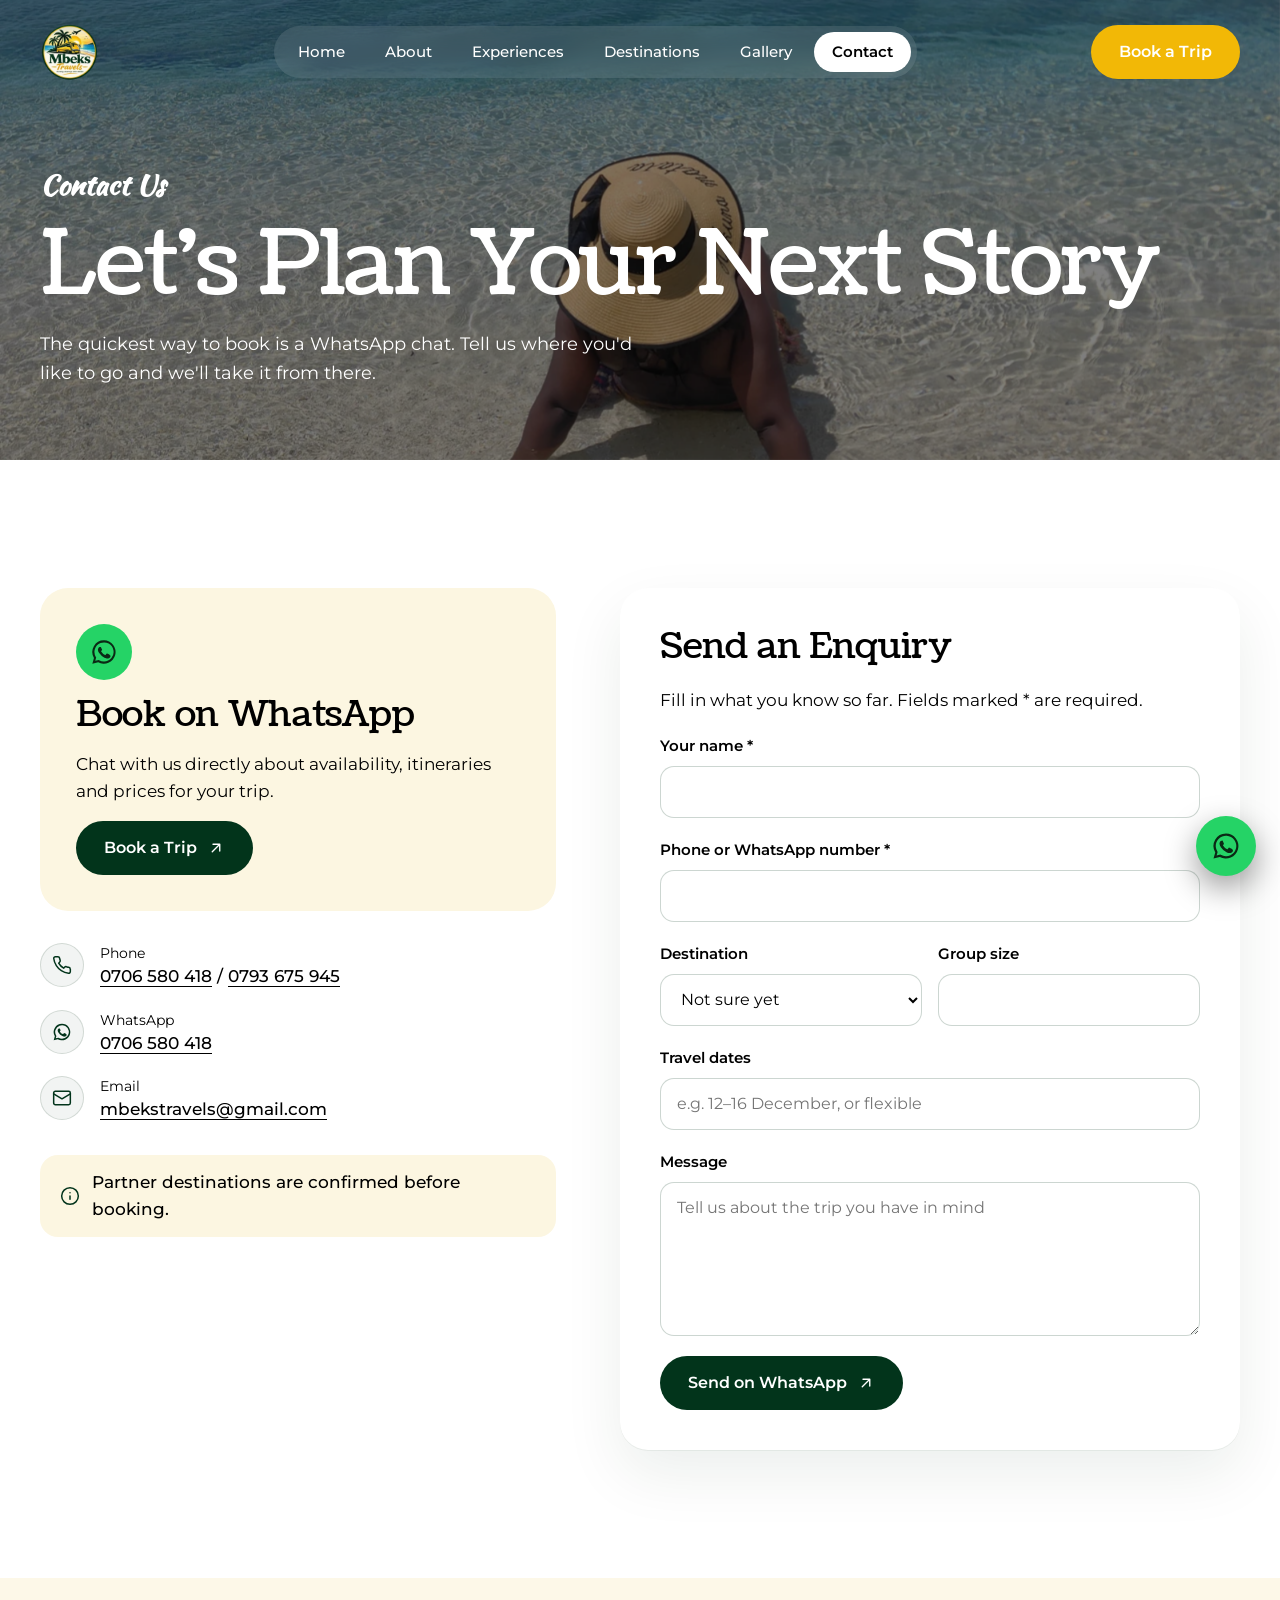
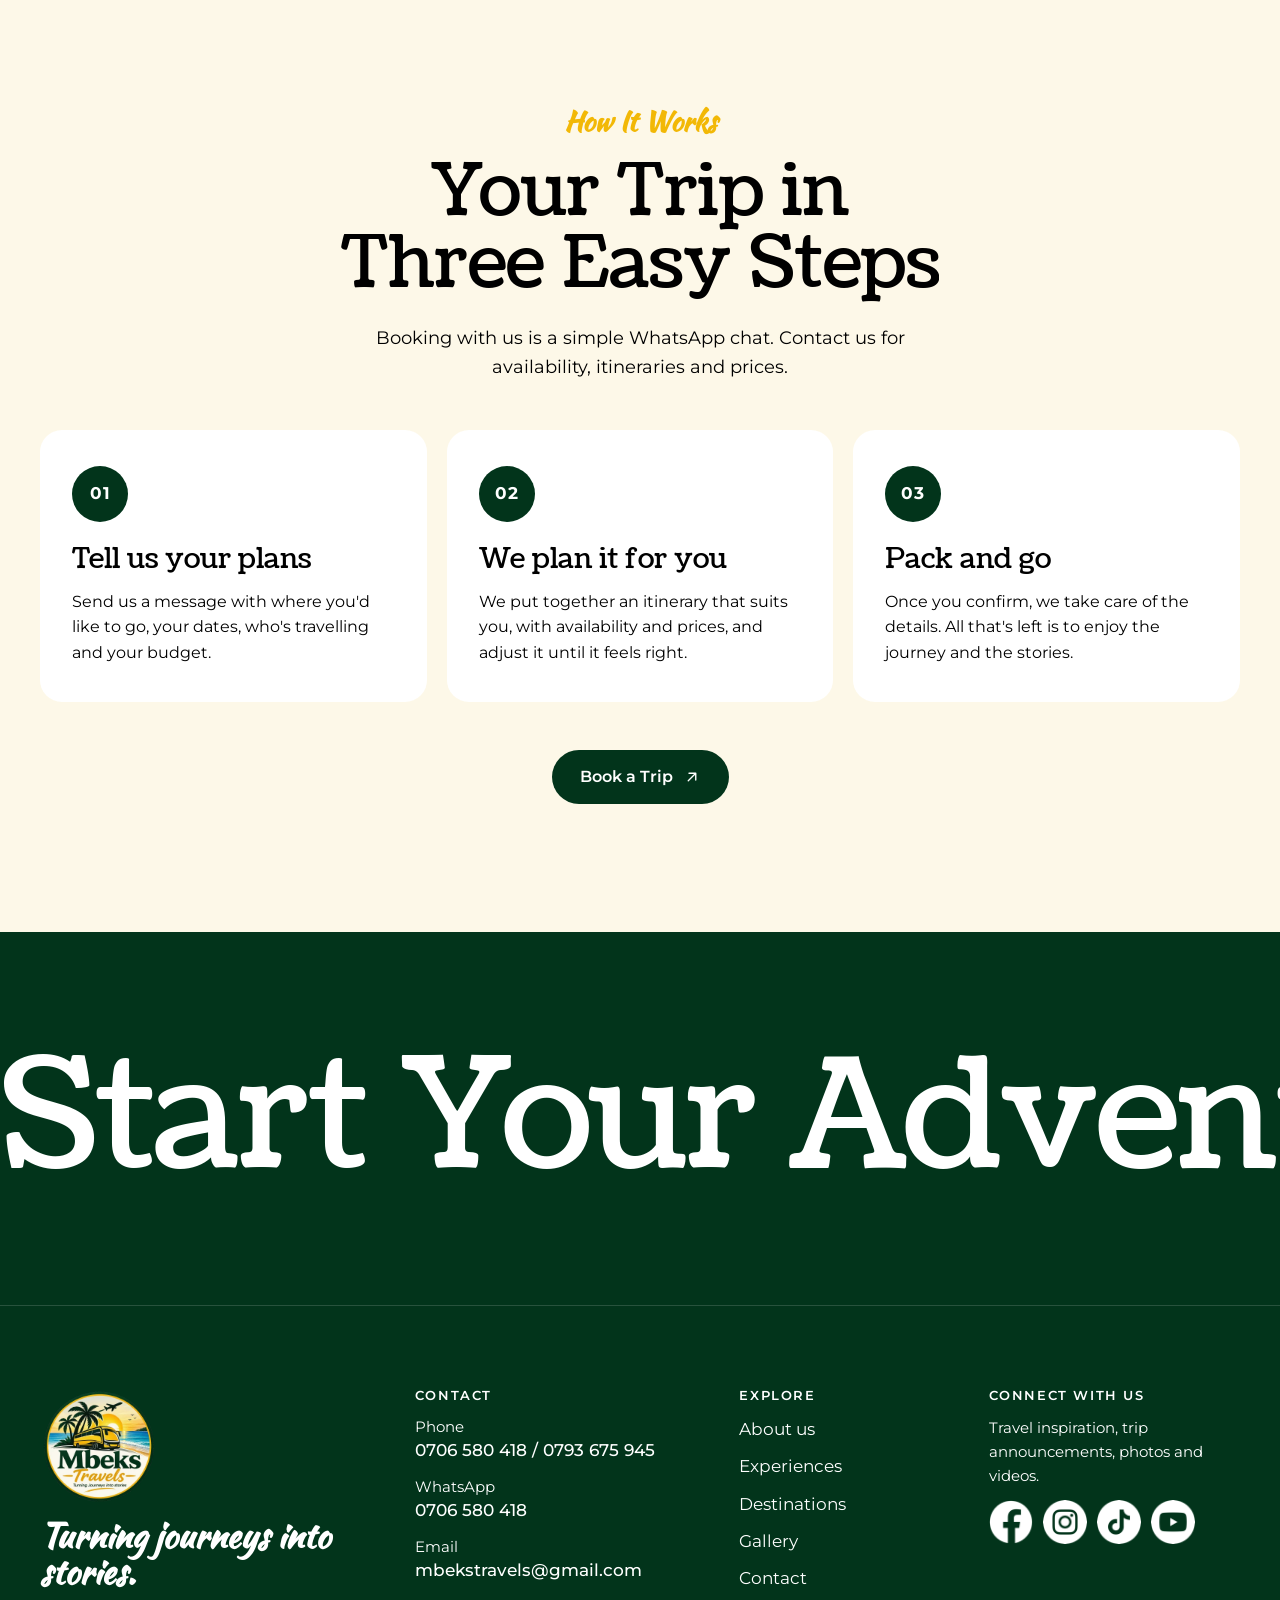
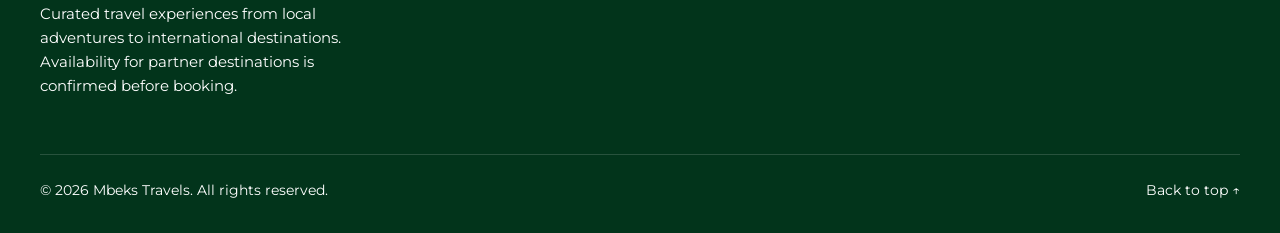
<file: contacts.html>
<!doctype html>
<html lang="en-GB">

<head>
  <meta charset="utf-8">
  <meta name="viewport" content="width=device-width, initial-scale=1, viewport-fit=cover">
  <title>Contact Us & Book a Trip | Mbeks Travels</title>
  <meta name="description" content="Book your trip on WhatsApp (0706 580 418), call 0706 580 418 / 0793 675 945 or email mbekstravels@gmail.com.">
  <link rel="canonical" href="https://mbekstravels.com/contacts.html">
  <meta name="theme-color" content="#02341B">

  <meta property="og:type" content="website">
  <meta property="og:site_name" content="Mbeks Travels">
  <meta property="og:title" content="Contact Us & Book a Trip | Mbeks Travels">
  <meta property="og:description" content="Book your trip on WhatsApp (0706 580 418), call 0706 580 418 / 0793 675 945 or email mbekstravels@gmail.com.">
  <meta property="og:url" content="https://mbekstravels.com/contacts.html">
  <meta property="og:image" content="https://mbekstravels.com/assets/images/photos/zanzibar-hat-beach-1600.webp">
  <meta name="twitter:card" content="summary_large_image">

  <link rel="icon" href="assets/images/brand/favicon-48.png" type="image/png" sizes="48x48">
  <link rel="apple-touch-icon" href="assets/images/brand/apple-touch-icon.png">
  <link rel="preconnect" href="https://fonts.googleapis.com">
  <link rel="preconnect" href="https://fonts.gstatic.com" crossorigin>
  <link rel="stylesheet" href="https://fonts.googleapis.com/css2?family=Coustard&family=Kaushan+Script&family=Montserrat:ital,wght@0,400;0,500;0,600;0,700;1,600&display=swap">
  <link rel="stylesheet" href="styles/style.css">
  <link rel="stylesheet" href="styles/sections.css">
  <link rel="stylesheet" href="styles/pages.css">
  <script>document.documentElement.classList.add("js");</script>
  <script type="application/ld+json">
  {
    "@context": "https://schema.org",
    "@type": "TravelAgency",
    "name": "Mbeks Travels",
    "logo": "https://mbekstravels.com/assets/images/brand/logo-512.png",
    "slogan": "Turning journeys into stories.",
    "url": "https://mbekstravels.com/",
    "image": "https://mbekstravels.com/assets/images/photos/hero-beach-800.webp",
    "email": "mbekstravels@gmail.com",
    "telephone": [
      "+256706580418",
      "+256793675945"
    ],
    "address": {
      "@type": "PostalAddress",
      "addressCountry": "UG"
    },
    "areaServed": [
      "Uganda",
      "Kenya",
      "Rwanda",
      "Zanzibar",
      "Dubai",
      "Maldives"
    ],
    "contactPoint": [
      {
        "@type": "ContactPoint",
        "contactType": "reservations",
        "telephone": "+256706580418",
        "url": "https://wa.me/256706580418",
        "availableLanguage": [
          "English"
        ]
      }
    ]
  }
  </script>
</head>

<body id="top">
  <a class="skip-link" href="#main">Skip to content</a>
  <div class="cursor" aria-hidden="true">
    <span class="cursor__dot"></span>
    <span class="cursor__ring"><span class="cursor__label"></span></span>
  </div>

  <!-- ============ Site header ============ -->
  <header class="site-header">
    <div class="wrap site-header__inner">
      <a class="brand" href="index.html">
        <img class="brand__logo" src="assets/images/brand/logo-160.webp" srcset="assets/images/brand/logo-160.webp 160w, assets/images/brand/logo-320.webp 320w" sizes="60px" width="160" height="160" alt="Mbeks Travels">
      </a>
      <nav class="nav" aria-label="Main">
        <a href="index.html">Home</a>
        <a href="about.html">About</a>
        <a href="experience.html">Experiences</a>
        <a href="destinations.html">Destinations</a>
        <a href="gallery.html">Gallery</a>
        <a href="contacts.html" aria-current="page">Contact</a>
      </nav>
      <div class="header-actions">
        <a class="btn btn--gold" href="https://wa.me/256706580418?text=Hi%20Mbeks%20Travels%2C%20I%27d%20like%20to%20book%20a%20trip" target="_blank" rel="noopener" data-location="header">Book a Trip</a>
        <button class="menu-toggle" type="button" aria-expanded="false" aria-controls="mobile-menu" data-menu-open>
          <span class="visually-hidden">Open menu</span>
          <svg class="icon" viewBox="0 0 24 24" fill="none" stroke="currentColor" stroke-width="1.8" stroke-linecap="round" stroke-linejoin="round" aria-hidden="true"><path d="M4 7h16M4 12h16M4 17h16"/></svg>
        </button>
      </div>
    </div>
  </header>

  <!-- ============ Mobile menu ============ -->
  <div class="mobile-menu" id="mobile-menu" role="dialog" aria-modal="true" aria-label="Menu" hidden>
    <div class="mobile-menu__top">
      <a class="brand" href="index.html">
        <img class="brand__logo" src="assets/images/brand/logo-160.webp" srcset="assets/images/brand/logo-160.webp 160w, assets/images/brand/logo-320.webp 320w" sizes="60px" width="160" height="160" alt="Mbeks Travels">
      </a>
      <button class="menu-toggle" type="button" data-menu-close>
        <span class="visually-hidden">Close menu</span>
        <svg class="icon" viewBox="0 0 24 24" fill="none" stroke="currentColor" stroke-width="1.8" stroke-linecap="round" stroke-linejoin="round" aria-hidden="true"><path d="M18 6 6 18M6 6l12 12"/></svg>
      </button>
    </div>
    <nav class="mobile-menu__nav" aria-label="Mobile">
        <a href="index.html">Home</a>
        <a href="about.html">About</a>
        <a href="experience.html">Experiences</a>
        <a href="destinations.html">Destinations</a>
        <a href="gallery.html">Gallery</a>
        <a href="contacts.html" aria-current="page">Contact</a>
        <a href="blog.html">Blog</a>
    </nav>
    <div class="mobile-menu__foot">
      <a class="btn btn--gold btn--lg" href="https://wa.me/256706580418?text=Hi%20Mbeks%20Travels%2C%20I%27d%20like%20to%20book%20a%20trip" target="_blank" rel="noopener" data-location="mobile-menu">Book a Trip <svg class="icon" viewBox="0 0 24 24" fill="none" stroke="currentColor" stroke-width="1.8" stroke-linecap="round" stroke-linejoin="round" aria-hidden="true"><path d="M7 17 17 7M8 7h9v9"/></svg></a>
      <p>Call <a href="tel:+256706580418">0706 580 418</a> or email <a href="mailto:mbekstravels@gmail.com">mbekstravels@gmail.com</a></p>
    </div>
  </div>

  <main id="main">

    <!-- ============ Page hero ============ -->
    <section class="page-hero page-hero--short" data-hero aria-labelledby="page-title">
      <img class="page-hero__bg" src="assets/images/photos/zanzibar-hat-beach-1600.webp"
        srcset="assets/images/photos/zanzibar-hat-beach-800.webp 800w, assets/images/photos/zanzibar-hat-beach-1200.webp 1200w, assets/images/photos/zanzibar-hat-beach-1600.webp 1600w" sizes="100vw"
        alt="A traveller in a Hakuna Matata sun hat relaxing in clear turquoise water in Zanzibar" fetchpriority="high" decoding="async">
      <div class="wrap">
        <p class="eyebrow">Contact Us</p>
        <h1 class="h1 h1--page" id="page-title">Let's Plan Your Next Story</h1>
        <p class="lead">The quickest way to book is a WhatsApp chat. Tell us where you'd like to go and we'll take it
          from there.</p>
      </div>
    </section>

    <!-- ============ Contact options + enquiry form ============ -->
    <section class="section theme-light" aria-label="Ways to contact us">
      <div class="wrap contact">
        <div class="contact__info">
          <div class="wa-card">
            <span class="wa-card__icon"><svg class="icon" viewBox="0 0 24 24" fill="currentColor" aria-hidden="true"><path d="M12 2a10 10 0 0 0-8.6 15.1L2 22l5-1.3A10 10 0 1 0 12 2zm0 18.2a8.2 8.2 0 0 1-4.2-1.2l-.3-.2-3 .8.8-2.9-.2-.3A8.2 8.2 0 1 1 12 20.2zm4.5-6.1c-.2-.1-1.5-.7-1.7-.8s-.4-.1-.6.1-.7.8-.8 1-.3.2-.5.1a6.7 6.7 0 0 1-3.3-2.9c-.3-.4.3-.4.7-1.3.1-.2 0-.3 0-.4l-.8-1.8c-.2-.5-.4-.4-.6-.4h-.5a1 1 0 0 0-.7.3 3 3 0 0 0-.9 2.2 5.2 5.2 0 0 0 1.1 2.7 11.8 11.8 0 0 0 4.5 4c1.7.7 2.3.8 3.2.6a2.7 2.7 0 0 0 1.8-1.2 2.2 2.2 0 0 0 .1-1.3c0-.1-.2-.2-.4-.3z"/></svg></span>
            <h2 class="h3">Book on WhatsApp</h2>
            <p>Chat with us directly about availability, itineraries and prices for your trip.</p>
            <a class="btn btn--leaf" href="https://wa.me/256706580418?text=Hi%20Mbeks%20Travels%2C%20I%27d%20like%20to%20book%20a%20trip" target="_blank" rel="noopener" data-location="contact-card">Book a
              Trip <svg class="icon" viewBox="0 0 24 24" fill="none" stroke="currentColor" stroke-width="1.8" stroke-linecap="round" stroke-linejoin="round" aria-hidden="true"><path d="M7 17 17 7M8 7h9v9"/></svg></a>
          </div>

          <ul class="contact-list">
            <li>
              <span class="contact-list__icon"><svg class="icon" viewBox="0 0 24 24" fill="none" stroke="currentColor" stroke-width="1.8" stroke-linecap="round" stroke-linejoin="round" aria-hidden="true"><path d="M22 16.9v3a2 2 0 0 1-2.2 2 19.8 19.8 0 0 1-8.6-3.1 19.5 19.5 0 0 1-6-6A19.8 19.8 0 0 1 2.1 4.2 2 2 0 0 1 4.1 2h3a2 2 0 0 1 2 1.7c.1.9.4 1.8.7 2.7a2 2 0 0 1-.5 2.1L8 9.8a16 16 0 0 0 6 6l1.3-1.3a2 2 0 0 1 2.1-.4c.9.3 1.8.6 2.7.7a2 2 0 0 1 1.7 2z"/></svg></span>
              <span>
                <span class="contact-list__label">Phone</span>
                <a href="tel:+256706580418">0706 580 418</a> / <a href="tel:+256793675945">0793 675 945</a>
              </span>
            </li>
            <li>
              <span class="contact-list__icon"><svg class="icon" viewBox="0 0 24 24" fill="currentColor" aria-hidden="true"><path d="M12 2a10 10 0 0 0-8.6 15.1L2 22l5-1.3A10 10 0 1 0 12 2zm0 18.2a8.2 8.2 0 0 1-4.2-1.2l-.3-.2-3 .8.8-2.9-.2-.3A8.2 8.2 0 1 1 12 20.2zm4.5-6.1c-.2-.1-1.5-.7-1.7-.8s-.4-.1-.6.1-.7.8-.8 1-.3.2-.5.1a6.7 6.7 0 0 1-3.3-2.9c-.3-.4.3-.4.7-1.3.1-.2 0-.3 0-.4l-.8-1.8c-.2-.5-.4-.4-.6-.4h-.5a1 1 0 0 0-.7.3 3 3 0 0 0-.9 2.2 5.2 5.2 0 0 0 1.1 2.7 11.8 11.8 0 0 0 4.5 4c1.7.7 2.3.8 3.2.6a2.7 2.7 0 0 0 1.8-1.2 2.2 2.2 0 0 0 .1-1.3c0-.1-.2-.2-.4-.3z"/></svg></span>
              <span>
                <span class="contact-list__label">WhatsApp</span>
                <a href="https://wa.me/256706580418?text=Hi%20Mbeks%20Travels%2C%20I%27d%20like%20to%20book%20a%20trip" target="_blank" rel="noopener" data-location="contact-list">0706 580 418</a>
              </span>
            </li>
            <li>
              <span class="contact-list__icon"><svg class="icon" viewBox="0 0 24 24" fill="none" stroke="currentColor" stroke-width="1.8" stroke-linecap="round" stroke-linejoin="round" aria-hidden="true"><rect x="2" y="4" width="20" height="16" rx="2"/><path d="m22 7-10 6L2 7"/></svg></span>
              <span>
                <span class="contact-list__label">Email</span>
                <a href="mailto:mbekstravels@gmail.com">mbekstravels@gmail.com</a>
              </span>
            </li>
          </ul>

          <p class="availability-note"><svg class="icon" viewBox="0 0 24 24" fill="none" stroke="currentColor" stroke-width="1.8" stroke-linecap="round" stroke-linejoin="round" aria-hidden="true"><circle cx="12" cy="12" r="10"/><path d="M12 16v-4M12 8h.01"/></svg> Partner destinations are confirmed before booking.</p>
        </div>

        <!-- Enquiry form: scripts/contact.js turns the answers into a WhatsApp
             message. To send to email or a backend instead, set action/method
             and remove data-whatsapp-form. -->
        <form class="enquiry" data-whatsapp-form novalidate aria-labelledby="form-title">
          <h2 class="h3" id="form-title">Send an Enquiry</h2>
          <p class="enquiry__intro">Fill in what you know so far. Fields marked <span aria-hidden="true">*</span><span
              class="visually-hidden">with an asterisk</span> are required.</p>

          <div class="field">
            <label for="f-name">Your name <span aria-hidden="true">*</span></label>
            <input id="f-name" name="name" type="text" autocomplete="name" required>
            <p class="field__error" id="f-name-error" hidden>Please tell us your name.</p>
          </div>

          <div class="field">
            <label for="f-phone">Phone or WhatsApp number <span aria-hidden="true">*</span></label>
            <input id="f-phone" name="phone" type="tel" autocomplete="tel" inputmode="tel" required>
            <p class="field__error" id="f-phone-error" hidden>Please add a number we can reach you on.</p>
          </div>

          <div class="field-row">
            <div class="field">
              <label for="f-destination">Destination</label>
              <select id="f-destination" name="destination">
                <option value="">Not sure yet</option>
                <option>Uganda</option>
                <option>Kenya</option>
                <option>Rwanda</option>
                <option>Zanzibar</option>
                <option>Dubai</option>
                <option>Maldives</option>
                <option>Somewhere else</option>
              </select>
            </div>
            <div class="field">
              <label for="f-size">Group size</label>
              <input id="f-size" name="group" type="number" min="1" max="200" inputmode="numeric">
            </div>
          </div>

          <div class="field">
            <label for="f-dates">Travel dates</label>
            <input id="f-dates" name="dates" type="text" placeholder="e.g. 12–16 December, or flexible">
          </div>

          <div class="field">
            <label for="f-message">Message</label>
            <textarea id="f-message" name="message" rows="5"
              placeholder="Tell us about the trip you have in mind"></textarea>
          </div>

          <button class="btn btn--leaf" type="submit">Send on WhatsApp <svg class="icon" viewBox="0 0 24 24" fill="none" stroke="currentColor" stroke-width="1.8" stroke-linecap="round" stroke-linejoin="round" aria-hidden="true"><path d="M7 17 17 7M8 7h9v9"/></svg></button>
          <noscript>
            <p class="enquiry__intro">This form needs JavaScript. You can also message us directly on WhatsApp at 0706
              580 418.</p>
          </noscript>

          <p class="form-success" role="status" hidden data-form-success><svg class="icon" viewBox="0 0 24 24" fill="none" stroke="currentColor" stroke-width="1.8" stroke-linecap="round" stroke-linejoin="round" aria-hidden="true"><path d="M20 6 9 17l-5-5"/></svg> Thanks, we'll reply on
            WhatsApp shortly.</p>
        </form>
      </div>
    </section>

    <!-- ============ How it works ============ -->
    <section class="section theme-sand" id="how-it-works" aria-labelledby="how-title">
      <div class="wrap">
        <div class="section-head section-head--center">
          <div class="section-head__title">
            <p class="eyebrow">How It Works</p>
            <h2 class="h2" id="how-title">Your Trip in Three Easy Steps</h2>
          </div>
          <p class="lead">Booking with us is a simple WhatsApp chat. Contact us for availability, itineraries and prices.</p>
        </div>

        <ol class="steps">
          <li class="step" data-reveal>
            <span class="step__num">01</span>
            <h3 class="step__title">Tell us your plans</h3>
            <p>Send us a message with where you'd like to go, your dates, who's travelling and your budget.</p>
          </li>
          <li class="step" data-reveal>
            <span class="step__num">02</span>
            <h3 class="step__title">We plan it for you</h3>
            <p>We put together an itinerary that suits you, with availability and prices, and adjust it until it feels right.</p>
          </li>
          <li class="step" data-reveal>
            <span class="step__num">03</span>
            <h3 class="step__title">Pack and go</h3>
            <p>Once you confirm, we take care of the details. All that's left is to enjoy the journey and the stories.</p>
          </li>
        </ol>

        <div class="steps__cta">
          <a class="btn btn--leaf" href="https://wa.me/256706580418?text=Hi%20Mbeks%20Travels%2C%20I%27d%20like%20to%20book%20a%20trip" target="_blank" rel="noopener" data-location="contact-how">Book a Trip
            <svg class="icon" viewBox="0 0 24 24" fill="none" stroke="currentColor" stroke-width="1.8" stroke-linecap="round" stroke-linejoin="round" aria-hidden="true"><path d="M7 17 17 7M8 7h9v9"/></svg></a>
        </div>
      </div>
    </section>

  </main>

  <!-- ============ Footer ============ -->
  <footer class="site-footer">
    <a class="cta-strip cursor-zone" href="experience.html" aria-label="Start your adventure: explore tours" data-cursor="Explore Tours">
      <span class="cta-strip__track" aria-hidden="true">
        <span class="cta-strip__word">Start Your Adventure.</span><span class="cta-strip__word">Start Your Adventure.</span><span class="cta-strip__word">Start Your Adventure.</span><span class="cta-strip__word">Start Your Adventure.</span>
      </span>
      <span class="cursor-badge" aria-hidden="true">Explore<br>Tours</span>
    </a>

    <div class="wrap footer-main">
      <div class="footer-cols">
        <div class="footer-col">
          <img class="footer-logo" src="assets/images/brand/logo-320.webp" width="320" height="320" alt="Mbeks Travels" loading="lazy" decoding="async">
          <p class="footer-tagline">Turning journeys into stories.</p>
          <p class="footer-text">Curated travel experiences from local adventures to international destinations. Availability for partner destinations is confirmed before booking.</p>
        </div>

        <div class="footer-col">
          <h2 class="footer-col__title">Contact</h2>
          <dl class="footer-contact">
            <div>
              <dt>Phone</dt>
              <dd><a href="tel:+256706580418">0706 580 418</a> / <a href="tel:+256793675945">0793 675 945</a></dd>
            </div>
            <div>
              <dt>WhatsApp</dt>
              <dd><a href="https://wa.me/256706580418?text=Hi%20Mbeks%20Travels%2C%20I%27d%20like%20to%20book%20a%20trip" target="_blank" rel="noopener" data-location="footer">0706 580 418</a></dd>
            </div>
            <div>
              <dt>Email</dt>
              <dd><a href="mailto:mbekstravels@gmail.com">mbekstravels@gmail.com</a></dd>
            </div>
          </dl>
        </div>

        <nav class="footer-col" aria-label="Footer">
          <h2 class="footer-col__title">Explore</h2>
          <ul class="footer-links">
            <li><a href="about.html">About us</a></li>
            <li><a href="experience.html">Experiences</a></li>
            <li><a href="destinations.html">Destinations</a></li>
            <li><a href="gallery.html">Gallery</a></li>
            <li><a href="contacts.html">Contact</a></li>
          </ul>
        </nav>

        <div class="footer-col">
          <h2 class="footer-col__title">Connect with us</h2>
          <p class="footer-text">Travel inspiration, trip announcements, photos and videos.</p>
          <!-- Social links are disabled until the client supplies profile URLs.
               To enable: replace <span class="social" …> with <a class="social" href="URL" aria-label="Name"> -->
          <ul class="socials">
            <li><span class="social" title="Facebook (coming soon)"><img src="assets/images/icons/facebook.png" alt="Facebook (coming soon)" width="44" height="44" loading="lazy" decoding="async"></span></li>
            <li><span class="social" title="Instagram (coming soon)"><img src="assets/images/icons/instagram.png" alt="Instagram (coming soon)" width="44" height="44" loading="lazy" decoding="async"></span></li>
            <li><span class="social" title="TikTok (coming soon)"><img src="assets/images/icons/tiktok.png" alt="TikTok (coming soon)" width="44" height="44" loading="lazy" decoding="async"></span></li>
            <li><span class="social" title="YouTube (coming soon)"><img src="assets/images/icons/youtube.png" alt="YouTube (coming soon)" width="44" height="44" loading="lazy" decoding="async"></span></li>
          </ul>
        </div>
      </div>

      <div class="footer-bottom">
        <p>&copy; <span data-year>2026</span> Mbeks Travels. All rights reserved.</p>
        <a href="#top">Back to top &uarr;</a>
      </div>
    </div>
  </footer>

  <a class="wa-float" href="https://wa.me/256706580418?text=Hi%20Mbeks%20Travels%2C%20I%27d%20like%20to%20book%20a%20trip" target="_blank" rel="noopener" aria-label="Book a trip on WhatsApp" data-location="floating-button">
    <svg class="icon" viewBox="0 0 24 24" fill="currentColor" aria-hidden="true"><path d="M12 2a10 10 0 0 0-8.6 15.1L2 22l5-1.3A10 10 0 1 0 12 2zm0 18.2a8.2 8.2 0 0 1-4.2-1.2l-.3-.2-3 .8.8-2.9-.2-.3A8.2 8.2 0 1 1 12 20.2zm4.5-6.1c-.2-.1-1.5-.7-1.7-.8s-.4-.1-.6.1-.7.8-.8 1-.3.2-.5.1a6.7 6.7 0 0 1-3.3-2.9c-.3-.4.3-.4.7-1.3.1-.2 0-.3 0-.4l-.8-1.8c-.2-.5-.4-.4-.6-.4h-.5a1 1 0 0 0-.7.3 3 3 0 0 0-.9 2.2 5.2 5.2 0 0 0 1.1 2.7 11.8 11.8 0 0 0 4.5 4c1.7.7 2.3.8 3.2.6a2.7 2.7 0 0 0 1.8-1.2 2.2 2.2 0 0 0 .1-1.3c0-.1-.2-.2-.4-.3z"/></svg>
  </a>

  <script src="scripts/main.js" defer></script>
  <script src="scripts/contact.js" defer></script>
</body>

</html>
</file>
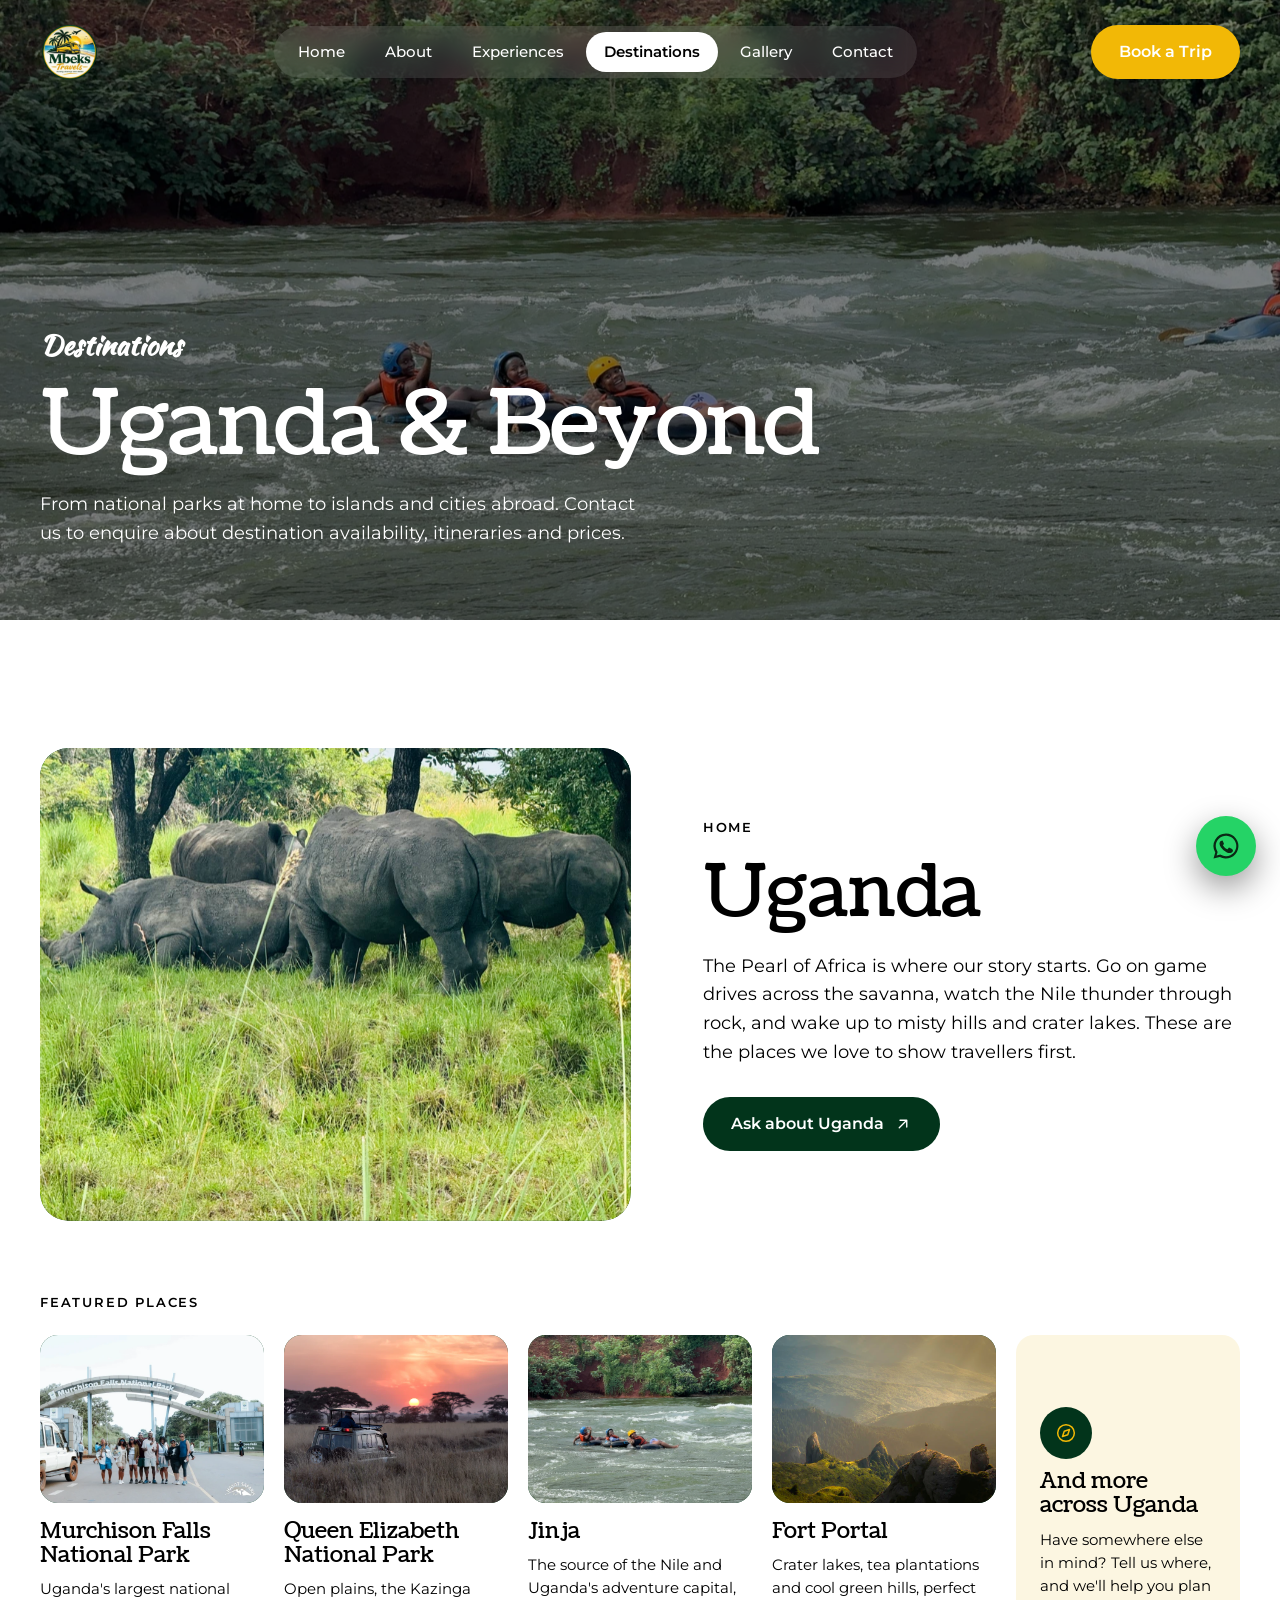
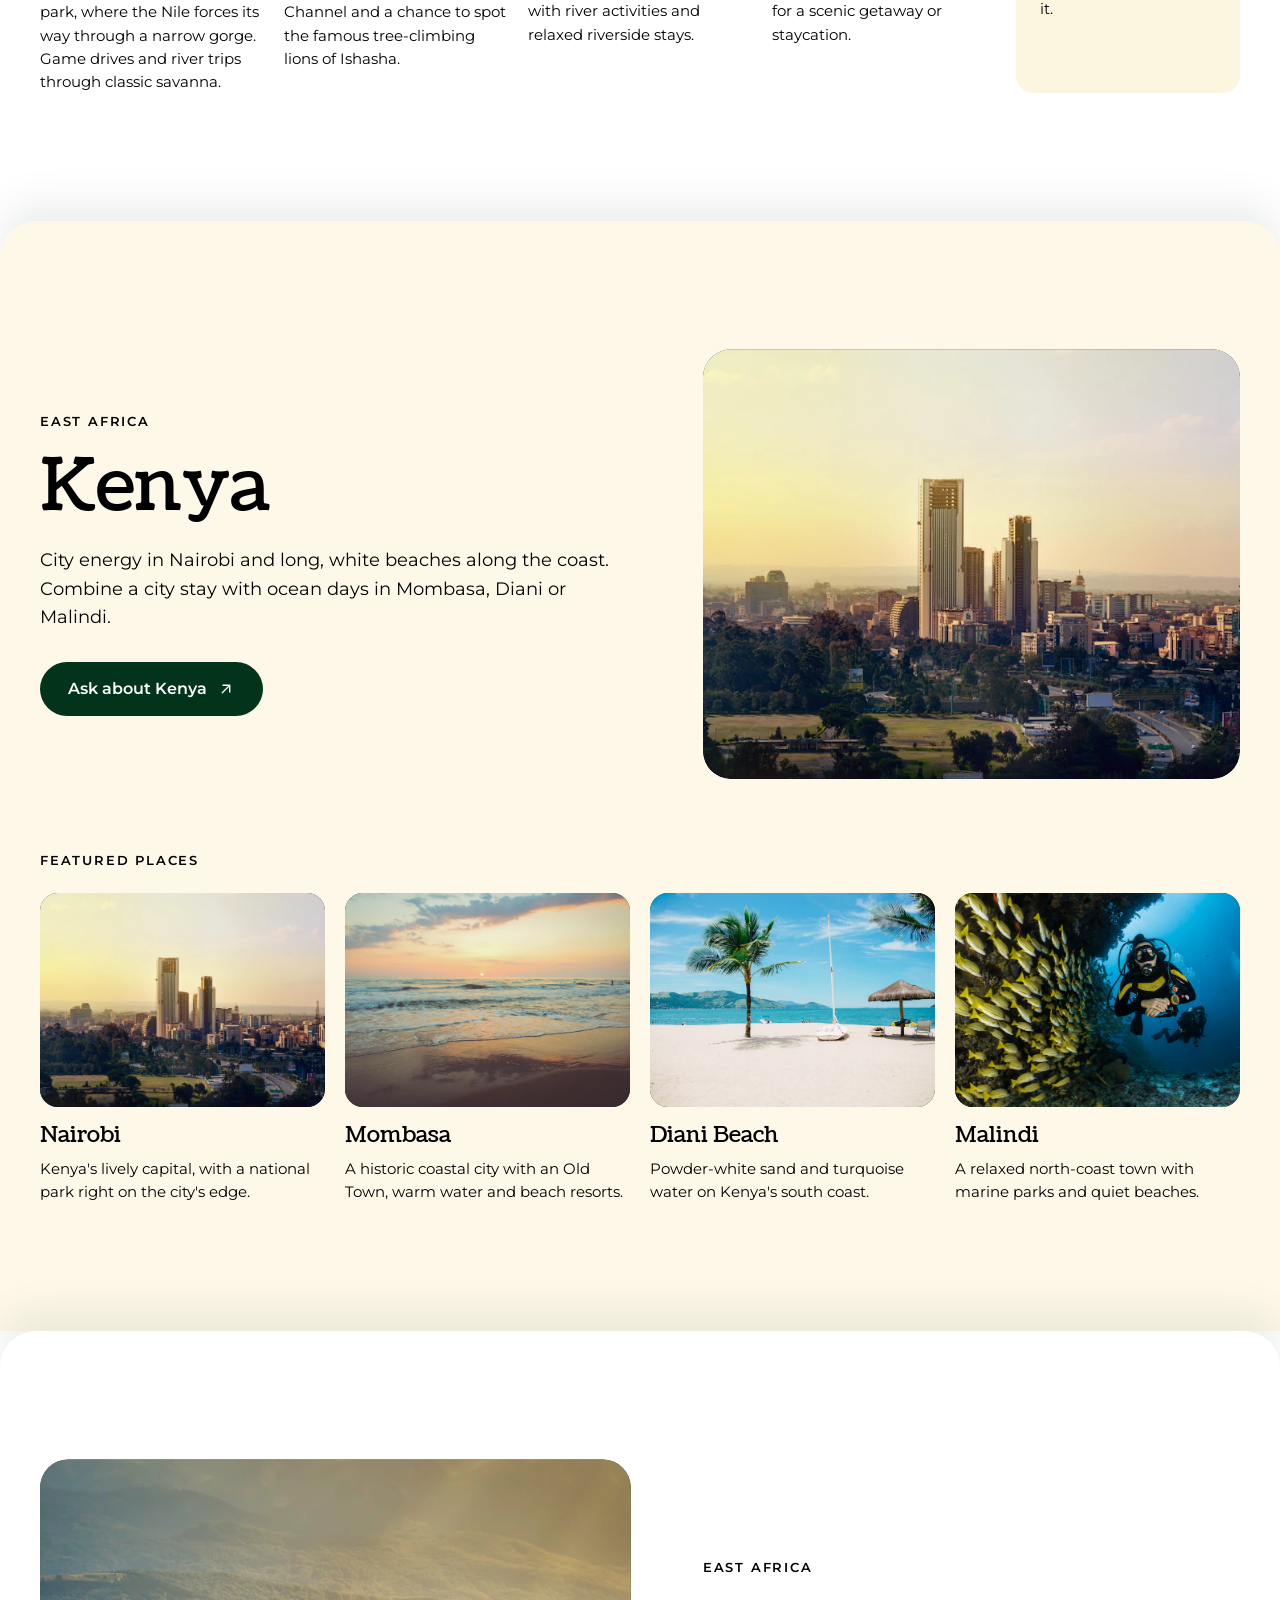
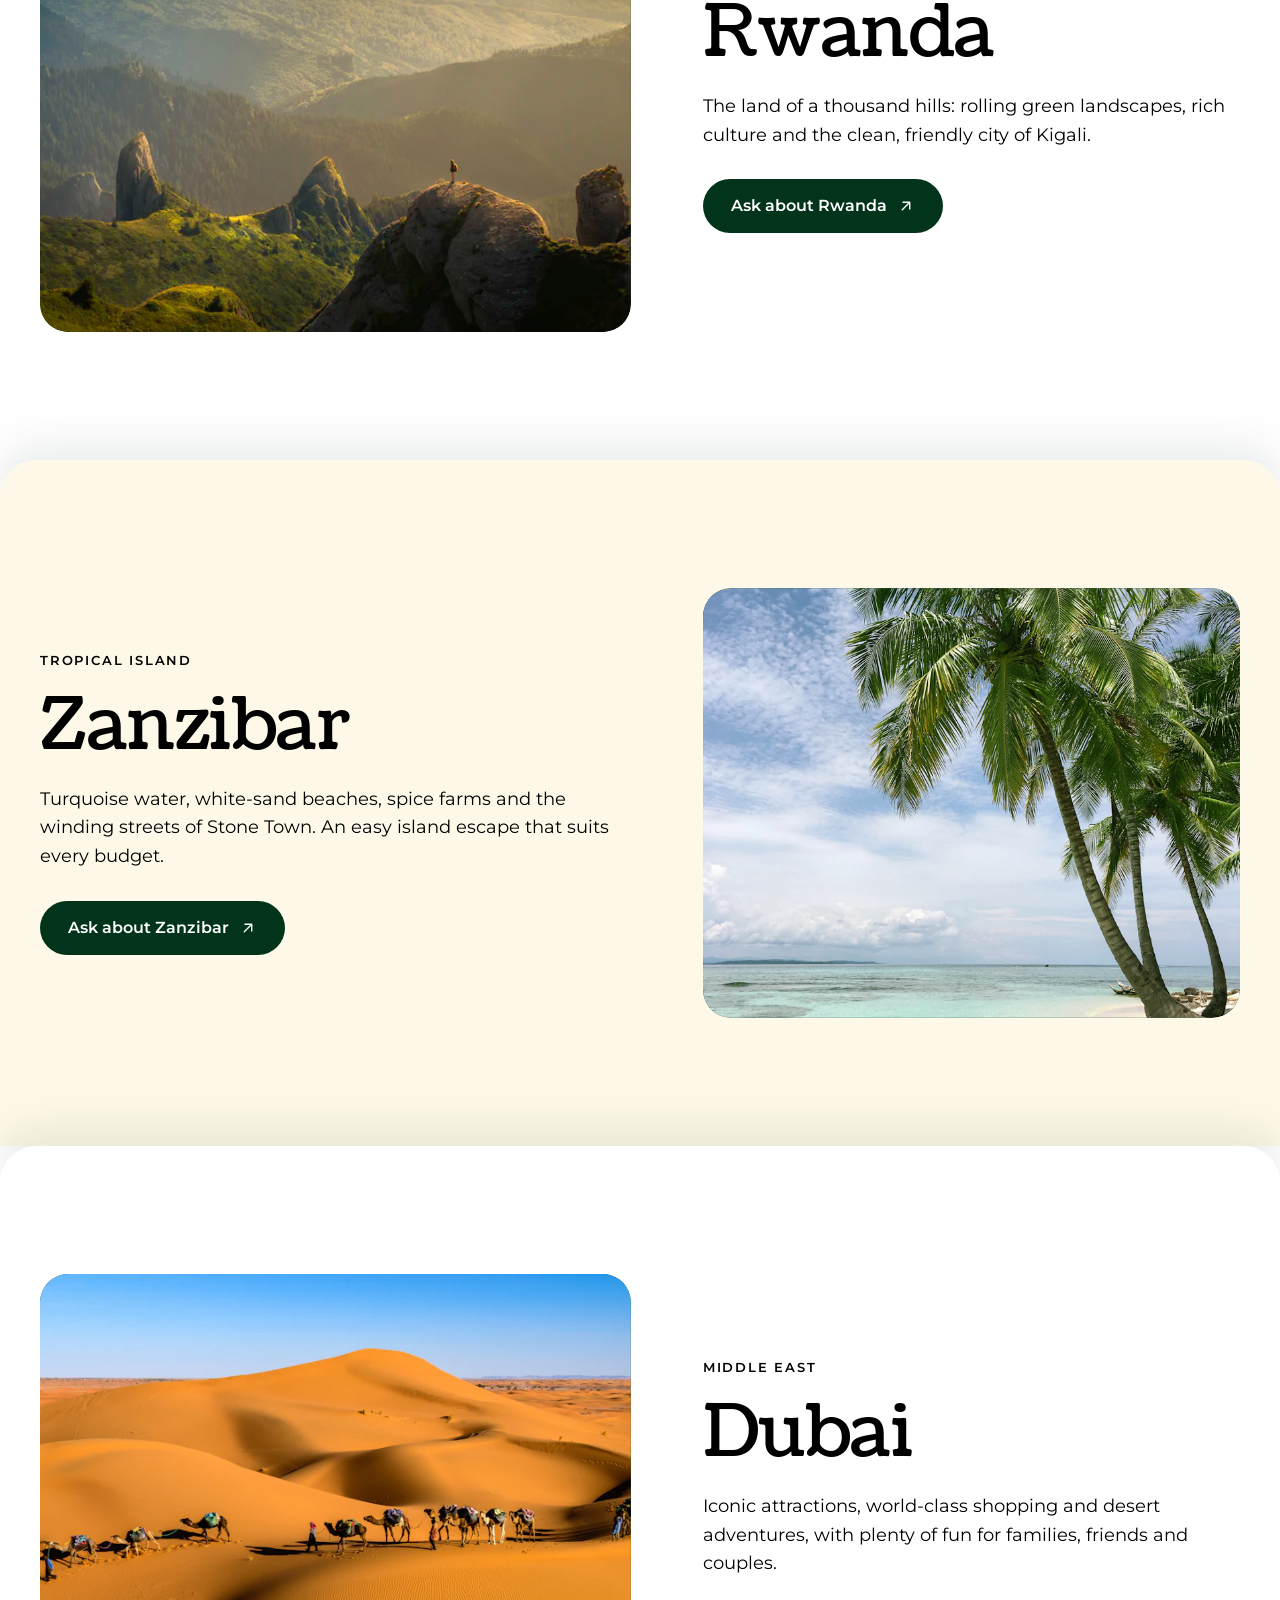
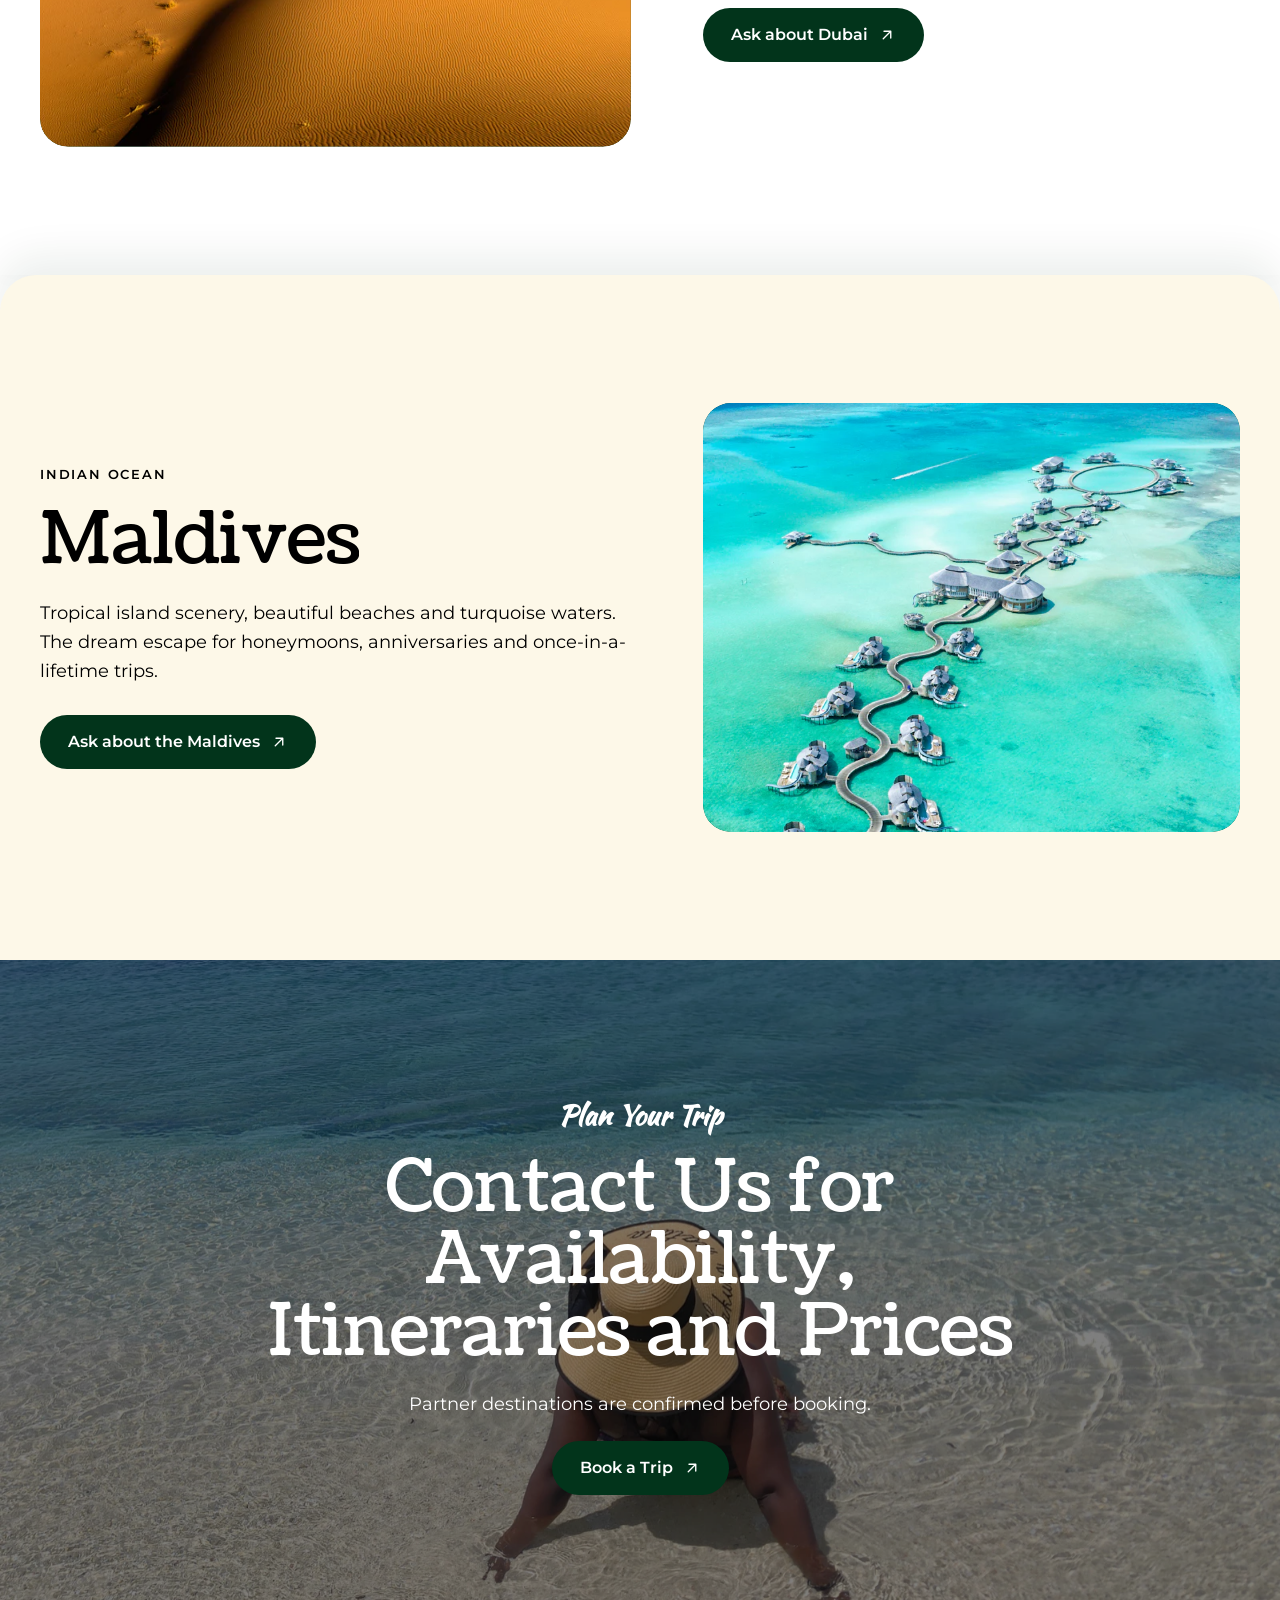
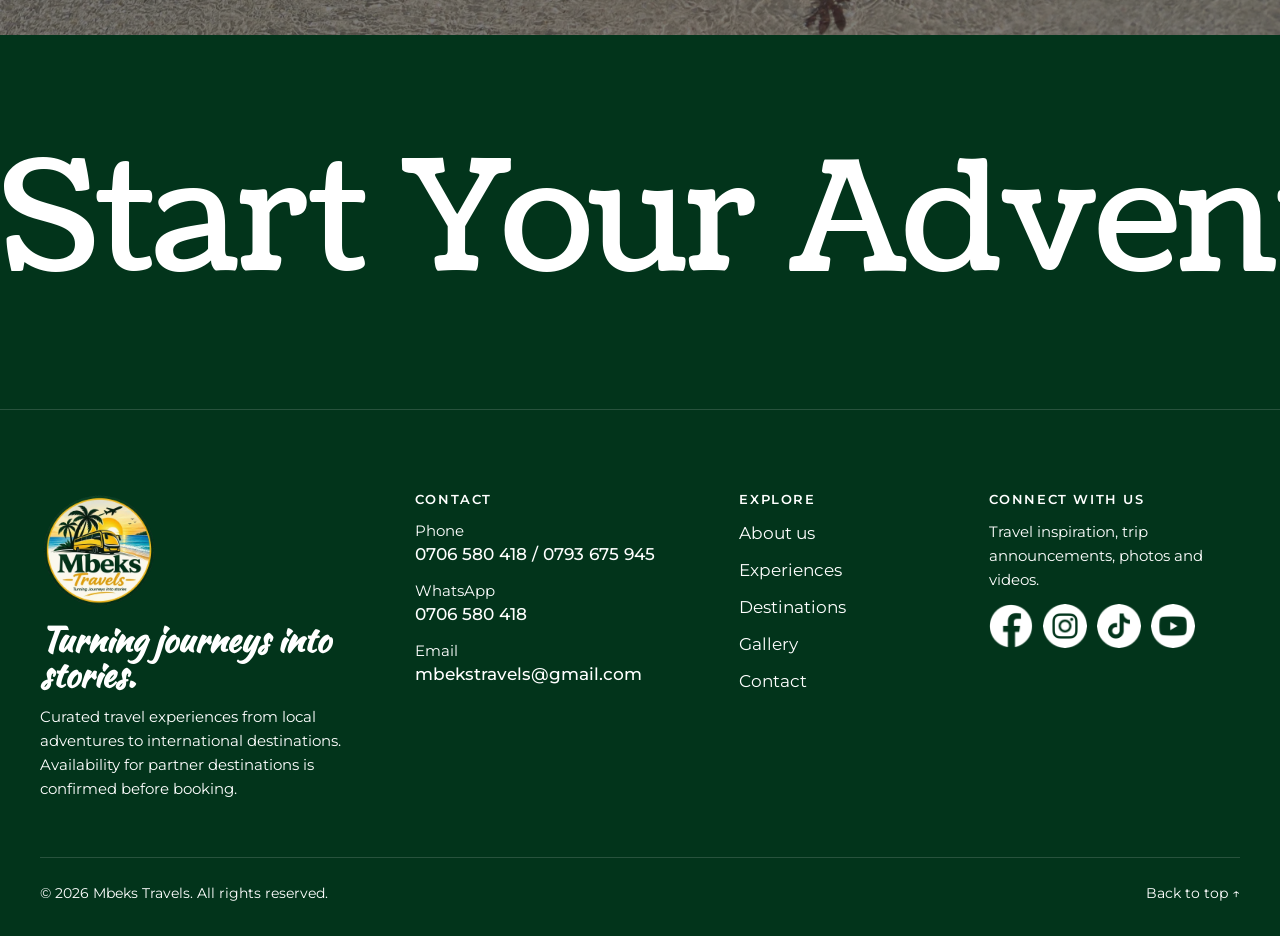
<file: destinations.html>
<!doctype html>
<html lang="en-GB">

<head>
  <meta charset="utf-8">
  <meta name="viewport" content="width=device-width, initial-scale=1, viewport-fit=cover">
  <title>Destinations: Uganda, Kenya, Rwanda, Zanzibar, Dubai & Maldives | Mbeks Travels</title>
  <meta name="description" content="Explore Murchison Falls, Queen Elizabeth, Jinja and Fort Portal in Uganda, plus Kenya, Rwanda, Zanzibar, Dubai and the Maldives. Contact us for availability and prices.">
  <link rel="canonical" href="https://mbekstravels.com/destinations.html">
  <meta name="theme-color" content="#02341B">

  <meta property="og:type" content="website">
  <meta property="og:site_name" content="Mbeks Travels">
  <meta property="og:title" content="Destinations: Uganda, Kenya, Rwanda, Zanzibar, Dubai & Maldives | Mbeks Travels">
  <meta property="og:description" content="Explore Murchison Falls, Queen Elizabeth, Jinja and Fort Portal in Uganda, plus Kenya, Rwanda, Zanzibar, Dubai and the Maldives. Contact us for availability and prices.">
  <meta property="og:url" content="https://mbekstravels.com/destinations.html">
  <meta property="og:image" content="https://mbekstravels.com/assets/images/photos/nile-tubing-jinja-1600.webp">
  <meta name="twitter:card" content="summary_large_image">

  <link rel="icon" href="assets/images/brand/favicon-48.png" type="image/png" sizes="48x48">
  <link rel="apple-touch-icon" href="assets/images/brand/apple-touch-icon.png">
  <link rel="preconnect" href="https://fonts.googleapis.com">
  <link rel="preconnect" href="https://fonts.gstatic.com" crossorigin>
  <link rel="stylesheet" href="https://fonts.googleapis.com/css2?family=Coustard&family=Kaushan+Script&family=Montserrat:ital,wght@0,400;0,500;0,600;0,700;1,600&display=swap">
  <link rel="stylesheet" href="styles/style.css">
  <link rel="stylesheet" href="styles/sections.css">
  <link rel="stylesheet" href="styles/pages.css">
  <script>document.documentElement.classList.add("js");</script>
</head>

<body id="top">
  <a class="skip-link" href="#main">Skip to content</a>
  <div class="cursor" aria-hidden="true">
    <span class="cursor__dot"></span>
    <span class="cursor__ring"><span class="cursor__label"></span></span>
  </div>

  <!-- ============ Site header ============ -->
  <header class="site-header">
    <div class="wrap site-header__inner">
      <a class="brand" href="index.html">
        <img class="brand__logo" src="assets/images/brand/logo-160.webp" srcset="assets/images/brand/logo-160.webp 160w, assets/images/brand/logo-320.webp 320w" sizes="60px" width="160" height="160" alt="Mbeks Travels">
      </a>
      <nav class="nav" aria-label="Main">
        <a href="index.html">Home</a>
        <a href="about.html">About</a>
        <a href="experience.html">Experiences</a>
        <a href="destinations.html" aria-current="page">Destinations</a>
        <a href="gallery.html">Gallery</a>
        <a href="contacts.html">Contact</a>
      </nav>
      <div class="header-actions">
        <a class="btn btn--gold" href="https://wa.me/256706580418?text=Hi%20Mbeks%20Travels%2C%20I%27d%20like%20to%20book%20a%20trip" target="_blank" rel="noopener" data-location="header">Book a Trip</a>
        <button class="menu-toggle" type="button" aria-expanded="false" aria-controls="mobile-menu" data-menu-open>
          <span class="visually-hidden">Open menu</span>
          <svg class="icon" viewBox="0 0 24 24" fill="none" stroke="currentColor" stroke-width="1.8" stroke-linecap="round" stroke-linejoin="round" aria-hidden="true"><path d="M4 7h16M4 12h16M4 17h16"/></svg>
        </button>
      </div>
    </div>
  </header>

  <!-- ============ Mobile menu ============ -->
  <div class="mobile-menu" id="mobile-menu" role="dialog" aria-modal="true" aria-label="Menu" hidden>
    <div class="mobile-menu__top">
      <a class="brand" href="index.html">
        <img class="brand__logo" src="assets/images/brand/logo-160.webp" srcset="assets/images/brand/logo-160.webp 160w, assets/images/brand/logo-320.webp 320w" sizes="60px" width="160" height="160" alt="Mbeks Travels">
      </a>
      <button class="menu-toggle" type="button" data-menu-close>
        <span class="visually-hidden">Close menu</span>
        <svg class="icon" viewBox="0 0 24 24" fill="none" stroke="currentColor" stroke-width="1.8" stroke-linecap="round" stroke-linejoin="round" aria-hidden="true"><path d="M18 6 6 18M6 6l12 12"/></svg>
      </button>
    </div>
    <nav class="mobile-menu__nav" aria-label="Mobile">
        <a href="index.html">Home</a>
        <a href="about.html">About</a>
        <a href="experience.html">Experiences</a>
        <a href="destinations.html" aria-current="page">Destinations</a>
        <a href="gallery.html">Gallery</a>
        <a href="contacts.html">Contact</a>
        <a href="blog.html">Blog</a>
    </nav>
    <div class="mobile-menu__foot">
      <a class="btn btn--gold btn--lg" href="https://wa.me/256706580418?text=Hi%20Mbeks%20Travels%2C%20I%27d%20like%20to%20book%20a%20trip" target="_blank" rel="noopener" data-location="mobile-menu">Book a Trip <svg class="icon" viewBox="0 0 24 24" fill="none" stroke="currentColor" stroke-width="1.8" stroke-linecap="round" stroke-linejoin="round" aria-hidden="true"><path d="M7 17 17 7M8 7h9v9"/></svg></a>
      <p>Call <a href="tel:+256706580418">0706 580 418</a> or email <a href="mailto:mbekstravels@gmail.com">mbekstravels@gmail.com</a></p>
    </div>
  </div>

  <main id="main">

    <!-- ============ Page hero ============ -->
    <section class="page-hero" data-hero aria-labelledby="page-title">
      <img class="page-hero__bg" src="assets/images/photos/nile-tubing-jinja-1600.webp"
        srcset="assets/images/photos/nile-tubing-jinja-800.webp 800w, assets/images/photos/nile-tubing-jinja-1200.webp 1200w, assets/images/photos/nile-tubing-jinja-1600.webp 1600w" sizes="100vw"
        alt="Friends in helmets tubing down the Nile rapids in Jinja" fetchpriority="high" decoding="async">
      <div class="wrap">
        <p class="eyebrow">Destinations</p>
        <h1 class="h1 h1--page" id="page-title">Uganda &amp; Beyond</h1>
        <p class="lead">From national parks at home to islands and cities abroad. Contact us to enquire about
          destination availability, itineraries and prices.</p>
      </div>
    </section>

    <!-- ============ Uganda ============ -->
    <section class="section theme-light" id="uganda" data-stack="first" aria-labelledby="dest-uganda">
      <div class="wrap">
        <div class="detail">
          <div class="detail__media media" data-reveal="clip"><img src="assets/images/photos/ziwa-rhinos-1200.webp" srcset="assets/images/photos/ziwa-rhinos-800.webp 800w, assets/images/photos/ziwa-rhinos-1200.webp 1200w, assets/images/photos/ziwa-rhinos-1600.webp 1600w" sizes="(max-width: 819px) 100vw, 50vw" alt="White rhinos grazing under the trees at Ziwa Rhino Sanctuary" width="800" height="1067" loading="lazy" decoding="async"></div>
          <div class="detail__body">
            <p class="label">Home</p>
            <h2 class="h2" id="dest-uganda">Uganda</h2>
            <p class="lead">The Pearl of Africa is where our story starts. Go on game drives across the savanna, watch
              the Nile thunder through rock, and wake up to misty hills and crater lakes. These are the places we love
              to show travellers first.</p>
            <a class="btn btn--leaf" href="https://wa.me/256706580418?text=Hi%20Mbeks%20Travels%2C%20I%27d%20like%20to%20ask%20about%20trips%20in%20Uganda" target="_blank" rel="noopener"
              data-topic="Uganda" data-location="destinations">Ask about Uganda <svg class="icon" viewBox="0 0 24 24" fill="none" stroke="currentColor" stroke-width="1.8" stroke-linecap="round" stroke-linejoin="round" aria-hidden="true"><path d="M7 17 17 7M8 7h9v9"/></svg></a>
          </div>
        </div>

        <h3 class="places-title">Featured places</h3>
        <ul class="places">
          <li class="place" data-reveal>
            <div class="media"><img src="assets/images/photos/murchison-gate-group-1200.webp" srcset="assets/images/photos/murchison-gate-group-800.webp 800w, assets/images/photos/murchison-gate-group-1200.webp 1200w, assets/images/photos/murchison-gate-group-1600.webp 1600w" sizes="(max-width: 819px) 100vw, 50vw" alt="A Mbeks Travels group at the Murchison Falls National Park gate" width="800" height="533" loading="lazy" decoding="async"></div>
            <h4 class="card__title">Murchison Falls National Park</h4>
            <p>Uganda's largest national park, where the Nile forces its way through a narrow gorge. Game drives and
              river trips through classic savanna.</p>
          </li>
          <li class="place" data-reveal>
            <div class="media"><img src="assets/images/photos/safari-game-drive-800.webp" alt="A safari vehicle on a game drive" width="800" height="535" loading="lazy" decoding="async"></div>
            <h4 class="card__title">Queen Elizabeth National Park</h4>
            <p>Open plains, the Kazinga Channel and a chance to spot the famous tree-climbing lions of Ishasha.</p>
          </li>
          <li class="place" data-reveal>
            <div class="media"><img src="assets/images/photos/nile-tubing-jinja-1200.webp" srcset="assets/images/photos/nile-tubing-jinja-800.webp 800w, assets/images/photos/nile-tubing-jinja-1200.webp 1200w, assets/images/photos/nile-tubing-jinja-1600.webp 1600w" sizes="(max-width: 819px) 100vw, 50vw" alt="Friends in helmets tubing down the Nile rapids in Jinja" width="800" height="450" loading="lazy" decoding="async"></div>
            <h4 class="card__title">Jinja</h4>
            <p>The source of the Nile and Uganda's adventure capital, with river activities and relaxed riverside
              stays.</p>
          </li>
          <li class="place" data-reveal>
            <div class="media"><img src="assets/images/photos/green-hills-800.webp" alt="Green hills under morning mist" width="800" height="531" loading="lazy" decoding="async"></div>
            <h4 class="card__title">Fort Portal</h4>
            <p>Crater lakes, tea plantations and cool green hills, perfect for a scenic getaway or staycation.</p>
          </li>
          <li class="place place--more" data-reveal>
            <span class="card__icon"><svg class="icon" viewBox="0 0 24 24" fill="none" stroke="currentColor" stroke-width="1.8" stroke-linecap="round" stroke-linejoin="round" aria-hidden="true"><circle cx="12" cy="12" r="10"/><path d="m16.2 7.8-2.1 6.3-6.3 2.1 2.1-6.3z"/></svg></span>
            <h4 class="card__title">And more across Uganda</h4>
            <p>Have somewhere else in mind? Tell us where, and we'll help you plan it.</p>
          </li>
        </ul>
      </div>
    </section>

    <!-- ============ Kenya ============ -->
    <section class="section theme-sand" id="kenya" data-stack aria-labelledby="dest-kenya">
      <div class="wrap">
        <div class="detail detail--flip">
          <div class="detail__media media" data-reveal="clip"><img src="assets/images/photos/nairobi-skyline-800.webp" alt="The Nairobi skyline" width="800" height="532" loading="lazy" decoding="async"></div>
          <div class="detail__body">
            <p class="label">East Africa</p>
            <h2 class="h2" id="dest-kenya">Kenya</h2>
            <p class="lead">City energy in Nairobi and long, white beaches along the coast. Combine a city stay with
              ocean days in Mombasa, Diani or Malindi.</p>
            <a class="btn btn--leaf" href="https://wa.me/256706580418?text=Hi%20Mbeks%20Travels%2C%20I%27d%20like%20to%20ask%20about%20Kenya" target="_blank" rel="noopener"
              data-topic="Kenya" data-location="destinations">Ask about Kenya <svg class="icon" viewBox="0 0 24 24" fill="none" stroke="currentColor" stroke-width="1.8" stroke-linecap="round" stroke-linejoin="round" aria-hidden="true"><path d="M7 17 17 7M8 7h9v9"/></svg></a>
          </div>
        </div>

        <h3 class="places-title">Featured places</h3>
        <ul class="places places--4">
          <li class="place" data-reveal>
            <div class="media"><img src="assets/images/photos/nairobi-skyline-800.webp" alt="Nairobi city skyline" width="800" height="532" loading="lazy" decoding="async"></div>
            <h4 class="card__title">Nairobi</h4>
            <p>Kenya's lively capital, with a national park right on the city's edge.</p>
          </li>
          <li class="place" data-reveal>
            <div class="media"><img src="assets/images/photos/beach-sunset-800.webp" alt="Waves on a beach at sunset" width="800" height="518" loading="lazy" decoding="async"></div>
            <h4 class="card__title">Mombasa</h4>
            <p>A historic coastal city with an Old Town, warm water and beach resorts.</p>
          </li>
          <li class="place" data-reveal>
            <div class="media"><img src="assets/images/photos/beach-lounge-800.webp" alt="Loungers on a white-sand beach" width="800" height="533" loading="lazy" decoding="async"></div>
            <h4 class="card__title">Diani Beach</h4>
            <p>Powder-white sand and turquoise water on Kenya's south coast.</p>
          </li>
          <li class="place" data-reveal>
            <div class="media"><img src="assets/images/photos/diving-800.webp" alt="A diver among tropical fish" width="800" height="533" loading="lazy" decoding="async"></div>
            <h4 class="card__title">Malindi</h4>
            <p>A relaxed north-coast town with marine parks and quiet beaches.</p>
          </li>
        </ul>
      </div>
    </section>

    <!-- ============ Rwanda ============ -->
    <section class="section theme-light" id="rwanda" data-stack aria-labelledby="dest-rwanda">
      <div class="wrap detail">
        <div class="detail__media media" data-reveal="clip"><img src="assets/images/photos/green-hills-800.webp" alt="Misty green hills and valleys" width="800" height="531" loading="lazy" decoding="async"></div>
        <div class="detail__body">
          <p class="label">East Africa</p>
          <h2 class="h2" id="dest-rwanda">Rwanda</h2>
          <p class="lead">The land of a thousand hills: rolling green landscapes, rich culture and the clean, friendly
            city of Kigali.</p>
          <a class="btn btn--leaf" href="https://wa.me/256706580418?text=Hi%20Mbeks%20Travels%2C%20I%27d%20like%20to%20ask%20about%20Rwanda" target="_blank" rel="noopener" data-topic="Rwanda"
            data-location="destinations">Ask about Rwanda <svg class="icon" viewBox="0 0 24 24" fill="none" stroke="currentColor" stroke-width="1.8" stroke-linecap="round" stroke-linejoin="round" aria-hidden="true"><path d="M7 17 17 7M8 7h9v9"/></svg></a>
        </div>
      </div>
    </section>

    <!-- ============ Zanzibar ============ -->
    <section class="section theme-sand" id="zanzibar" data-stack aria-labelledby="dest-zanzibar">
      <div class="wrap detail detail--flip">
        <div class="detail__media media" data-reveal="clip"><img src="assets/images/photos/zanzibar-palms-800.webp" alt="Palm trees over turquoise water" width="800" height="1067" loading="lazy" decoding="async"></div>
        <div class="detail__body">
          <p class="label">Tropical island</p>
          <h2 class="h2" id="dest-zanzibar">Zanzibar</h2>
          <p class="lead">Turquoise water, white-sand beaches, spice farms and the winding streets of Stone Town. An
            easy island escape that suits every budget.</p>
          <a class="btn btn--leaf" href="https://wa.me/256706580418?text=Hi%20Mbeks%20Travels%2C%20I%27d%20like%20to%20ask%20about%20Zanzibar" target="_blank" rel="noopener"
            data-topic="Zanzibar" data-location="destinations">Ask about Zanzibar <svg class="icon" viewBox="0 0 24 24" fill="none" stroke="currentColor" stroke-width="1.8" stroke-linecap="round" stroke-linejoin="round" aria-hidden="true"><path d="M7 17 17 7M8 7h9v9"/></svg></a>
        </div>
      </div>
    </section>

    <!-- ============ Dubai ============ -->
    <section class="section theme-light" id="dubai" data-stack aria-labelledby="dest-dubai">
      <div class="wrap detail">
        <div class="detail__media media" data-reveal="clip"><img src="assets/images/photos/dubai-desert-800.webp" alt="A camel caravan crossing golden dunes" width="800" height="533" loading="lazy" decoding="async"></div>
        <div class="detail__body">
          <p class="label">Middle East</p>
          <h2 class="h2" id="dest-dubai">Dubai</h2>
          <p class="lead">Iconic attractions, world-class shopping and desert adventures, with plenty of fun for
            families, friends and couples.</p>
          <a class="btn btn--leaf" href="https://wa.me/256706580418?text=Hi%20Mbeks%20Travels%2C%20I%27d%20like%20to%20ask%20about%20Dubai" target="_blank" rel="noopener" data-topic="Dubai"
            data-location="destinations">Ask about Dubai <svg class="icon" viewBox="0 0 24 24" fill="none" stroke="currentColor" stroke-width="1.8" stroke-linecap="round" stroke-linejoin="round" aria-hidden="true"><path d="M7 17 17 7M8 7h9v9"/></svg></a>
        </div>
      </div>
    </section>

    <!-- ============ Maldives ============ -->
    <section class="section theme-sand" id="maldives" data-stack aria-labelledby="dest-maldives">
      <div class="wrap detail detail--flip">
        <div class="detail__media media" data-reveal="clip"><img src="assets/images/photos/maldives-villas-800.webp" alt="Overwater villas above a turquoise
          lagoon" width="800" height="1000" loading="lazy" decoding="async"></div>
        <div class="detail__body">
          <p class="label">Indian Ocean</p>
          <h2 class="h2" id="dest-maldives">Maldives</h2>
          <p class="lead">Tropical island scenery, beautiful beaches and turquoise waters. The dream escape for
            honeymoons, anniversaries and once-in-a-lifetime trips.</p>
          <a class="btn btn--leaf" href="https://wa.me/256706580418?text=Hi%20Mbeks%20Travels%2C%20I%27d%20like%20to%20ask%20about%20the%20Maldives" target="_blank" rel="noopener"
            data-topic="Maldives" data-location="destinations">Ask about the Maldives <svg class="icon" viewBox="0 0 24 24" fill="none" stroke="currentColor" stroke-width="1.8" stroke-linecap="round" stroke-linejoin="round" aria-hidden="true"><path d="M7 17 17 7M8 7h9v9"/></svg></a>
        </div>
      </div>
    </section>

    <!-- ============ Closing call to action ============ -->
    <section class="photo-band" aria-labelledby="cta-title">
      <img class="photo-band__bg" src="assets/images/photos/zanzibar-hat-beach-1200.webp" srcset="assets/images/photos/zanzibar-hat-beach-800.webp 800w, assets/images/photos/zanzibar-hat-beach-1200.webp 1200w, assets/images/photos/zanzibar-hat-beach-1600.webp 1600w" sizes="100vw" alt="" width="800" height="484" loading="lazy" decoding="async">
      <div class="wrap photo-band__inner">
        <p class="eyebrow">Plan Your Trip</p>
        <h2 class="h2" id="cta-title">Contact Us for Availability, Itineraries and Prices</h2>
        <p class="lead">Partner destinations are confirmed before booking.</p>
        <a class="btn btn--leaf" href="https://wa.me/256706580418?text=Hi%20Mbeks%20Travels%2C%20I%27d%20like%20to%20ask%20about%20a%20destination" target="_blank" rel="noopener"
            data-location="destinations-cta">Book a Trip <svg class="icon" viewBox="0 0 24 24" fill="none" stroke="currentColor" stroke-width="1.8" stroke-linecap="round" stroke-linejoin="round" aria-hidden="true"><path d="M7 17 17 7M8 7h9v9"/></svg></a>
      </div>
    </section>

  </main>

  <!-- ============ Footer ============ -->
  <footer class="site-footer">
    <a class="cta-strip cursor-zone" href="experience.html" aria-label="Start your adventure: explore tours" data-cursor="Explore Tours">
      <span class="cta-strip__track" aria-hidden="true">
        <span class="cta-strip__word">Start Your Adventure.</span><span class="cta-strip__word">Start Your Adventure.</span><span class="cta-strip__word">Start Your Adventure.</span><span class="cta-strip__word">Start Your Adventure.</span>
      </span>
      <span class="cursor-badge" aria-hidden="true">Explore<br>Tours</span>
    </a>

    <div class="wrap footer-main">
      <div class="footer-cols">
        <div class="footer-col">
          <img class="footer-logo" src="assets/images/brand/logo-320.webp" width="320" height="320" alt="Mbeks Travels" loading="lazy" decoding="async">
          <p class="footer-tagline">Turning journeys into stories.</p>
          <p class="footer-text">Curated travel experiences from local adventures to international destinations. Availability for partner destinations is confirmed before booking.</p>
        </div>

        <div class="footer-col">
          <h2 class="footer-col__title">Contact</h2>
          <dl class="footer-contact">
            <div>
              <dt>Phone</dt>
              <dd><a href="tel:+256706580418">0706 580 418</a> / <a href="tel:+256793675945">0793 675 945</a></dd>
            </div>
            <div>
              <dt>WhatsApp</dt>
              <dd><a href="https://wa.me/256706580418?text=Hi%20Mbeks%20Travels%2C%20I%27d%20like%20to%20book%20a%20trip" target="_blank" rel="noopener" data-location="footer">0706 580 418</a></dd>
            </div>
            <div>
              <dt>Email</dt>
              <dd><a href="mailto:mbekstravels@gmail.com">mbekstravels@gmail.com</a></dd>
            </div>
          </dl>
        </div>

        <nav class="footer-col" aria-label="Footer">
          <h2 class="footer-col__title">Explore</h2>
          <ul class="footer-links">
            <li><a href="about.html">About us</a></li>
            <li><a href="experience.html">Experiences</a></li>
            <li><a href="destinations.html">Destinations</a></li>
            <li><a href="gallery.html">Gallery</a></li>
            <li><a href="contacts.html">Contact</a></li>
          </ul>
        </nav>

        <div class="footer-col">
          <h2 class="footer-col__title">Connect with us</h2>
          <p class="footer-text">Travel inspiration, trip announcements, photos and videos.</p>
          <!-- Social links are disabled until the client supplies profile URLs.
               To enable: replace <span class="social" …> with <a class="social" href="URL" aria-label="Name"> -->
          <ul class="socials">
            <li><span class="social" title="Facebook (coming soon)"><img src="assets/images/icons/facebook.png" alt="Facebook (coming soon)" width="44" height="44" loading="lazy" decoding="async"></span></li>
            <li><span class="social" title="Instagram (coming soon)"><img src="assets/images/icons/instagram.png" alt="Instagram (coming soon)" width="44" height="44" loading="lazy" decoding="async"></span></li>
            <li><span class="social" title="TikTok (coming soon)"><img src="assets/images/icons/tiktok.png" alt="TikTok (coming soon)" width="44" height="44" loading="lazy" decoding="async"></span></li>
            <li><span class="social" title="YouTube (coming soon)"><img src="assets/images/icons/youtube.png" alt="YouTube (coming soon)" width="44" height="44" loading="lazy" decoding="async"></span></li>
          </ul>
        </div>
      </div>

      <div class="footer-bottom">
        <p>&copy; <span data-year>2026</span> Mbeks Travels. All rights reserved.</p>
        <a href="#top">Back to top &uarr;</a>
      </div>
    </div>
  </footer>

  <a class="wa-float" href="https://wa.me/256706580418?text=Hi%20Mbeks%20Travels%2C%20I%27d%20like%20to%20book%20a%20trip" target="_blank" rel="noopener" aria-label="Book a trip on WhatsApp" data-location="floating-button">
    <svg class="icon" viewBox="0 0 24 24" fill="currentColor" aria-hidden="true"><path d="M12 2a10 10 0 0 0-8.6 15.1L2 22l5-1.3A10 10 0 1 0 12 2zm0 18.2a8.2 8.2 0 0 1-4.2-1.2l-.3-.2-3 .8.8-2.9-.2-.3A8.2 8.2 0 1 1 12 20.2zm4.5-6.1c-.2-.1-1.5-.7-1.7-.8s-.4-.1-.6.1-.7.8-.8 1-.3.2-.5.1a6.7 6.7 0 0 1-3.3-2.9c-.3-.4.3-.4.7-1.3.1-.2 0-.3 0-.4l-.8-1.8c-.2-.5-.4-.4-.6-.4h-.5a1 1 0 0 0-.7.3 3 3 0 0 0-.9 2.2 5.2 5.2 0 0 0 1.1 2.7 11.8 11.8 0 0 0 4.5 4c1.7.7 2.3.8 3.2.6a2.7 2.7 0 0 0 1.8-1.2 2.2 2.2 0 0 0 .1-1.3c0-.1-.2-.2-.4-.3z"/></svg>
  </a>

  <script src="scripts/main.js" defer></script>
</body>

</html>
</file>
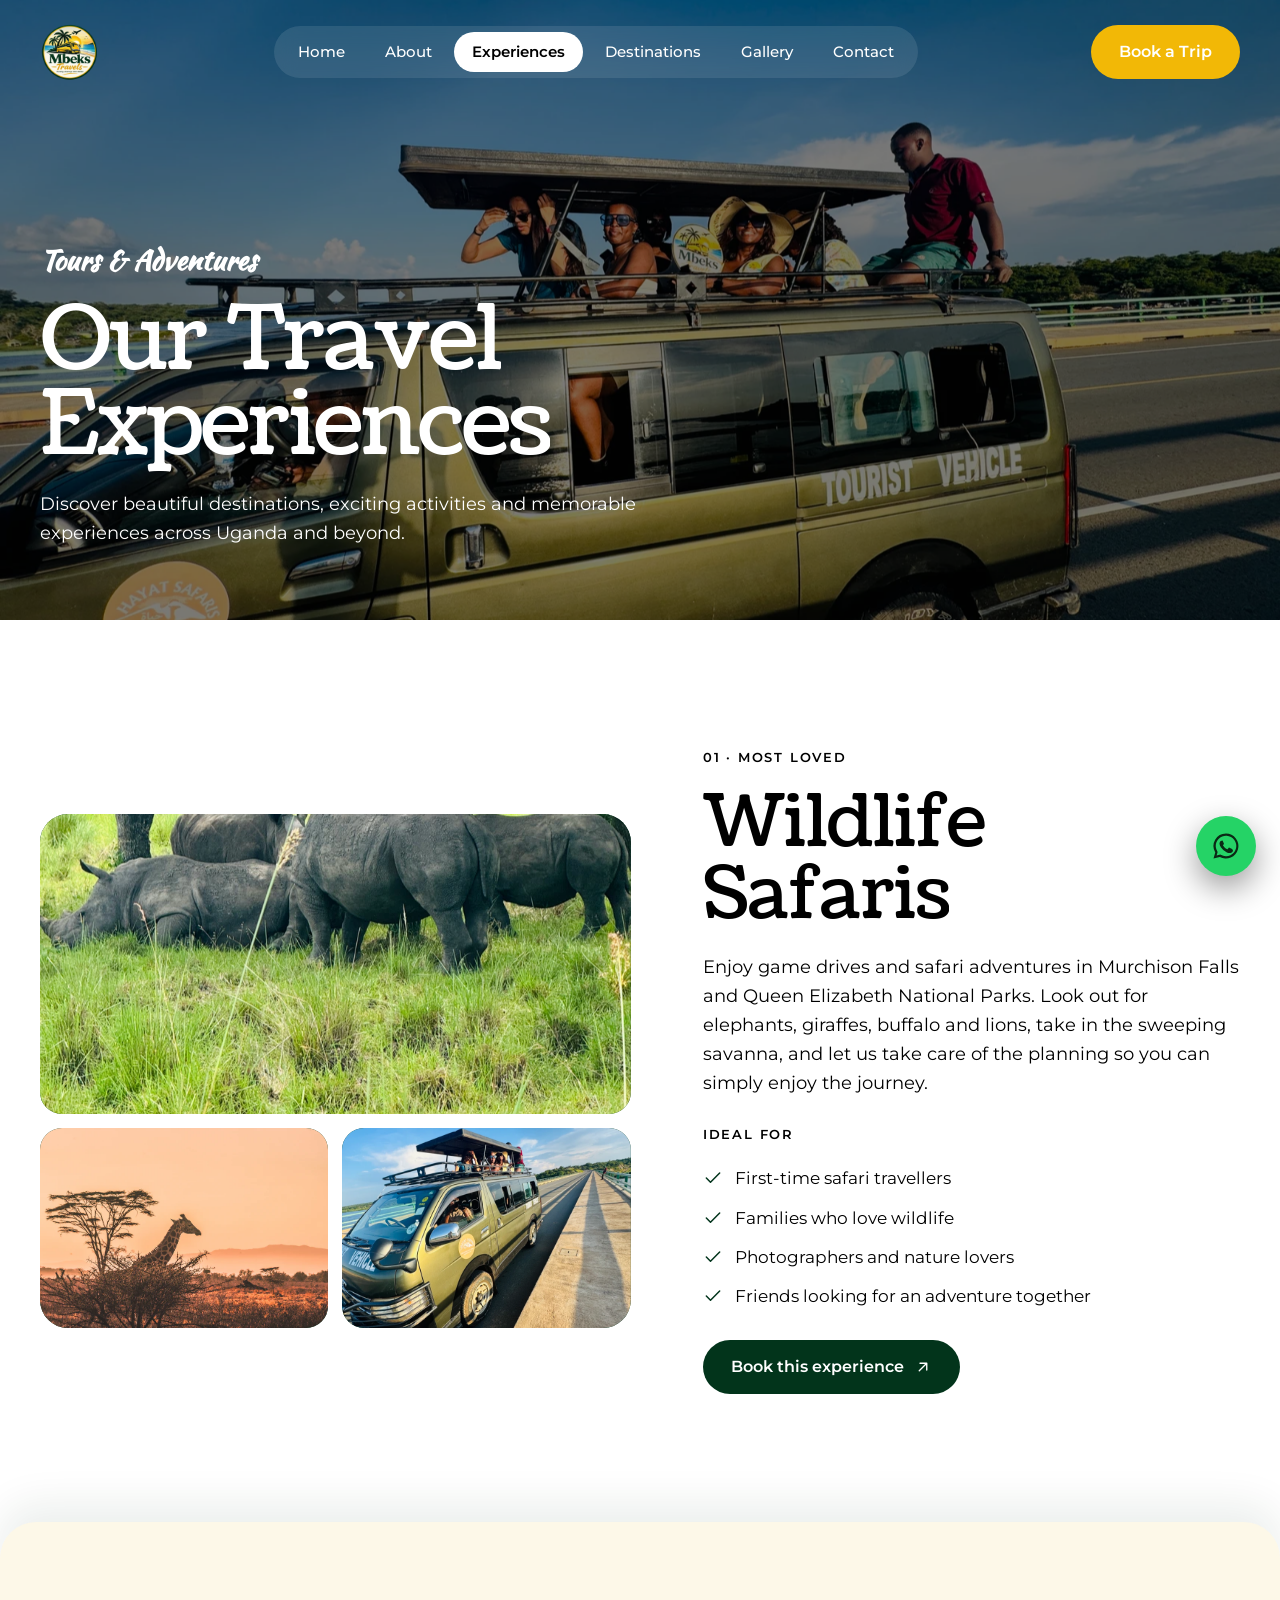
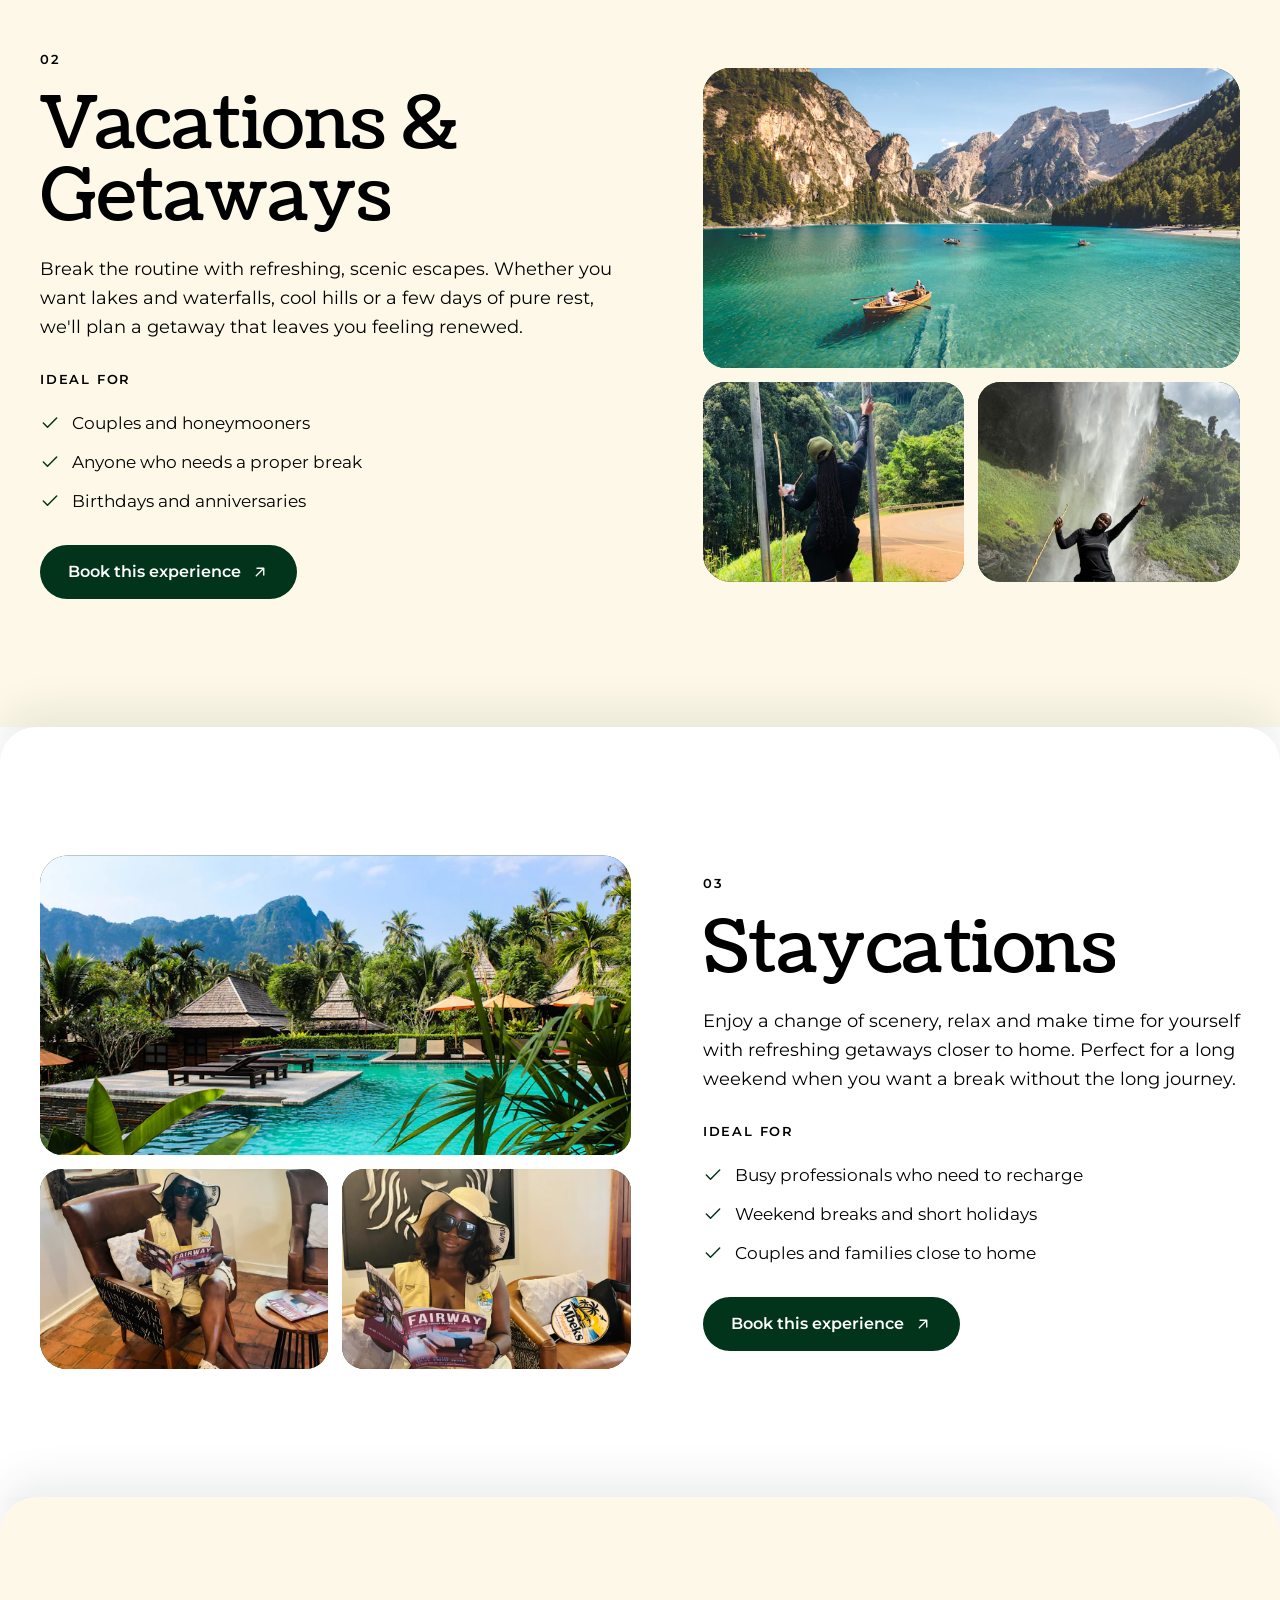
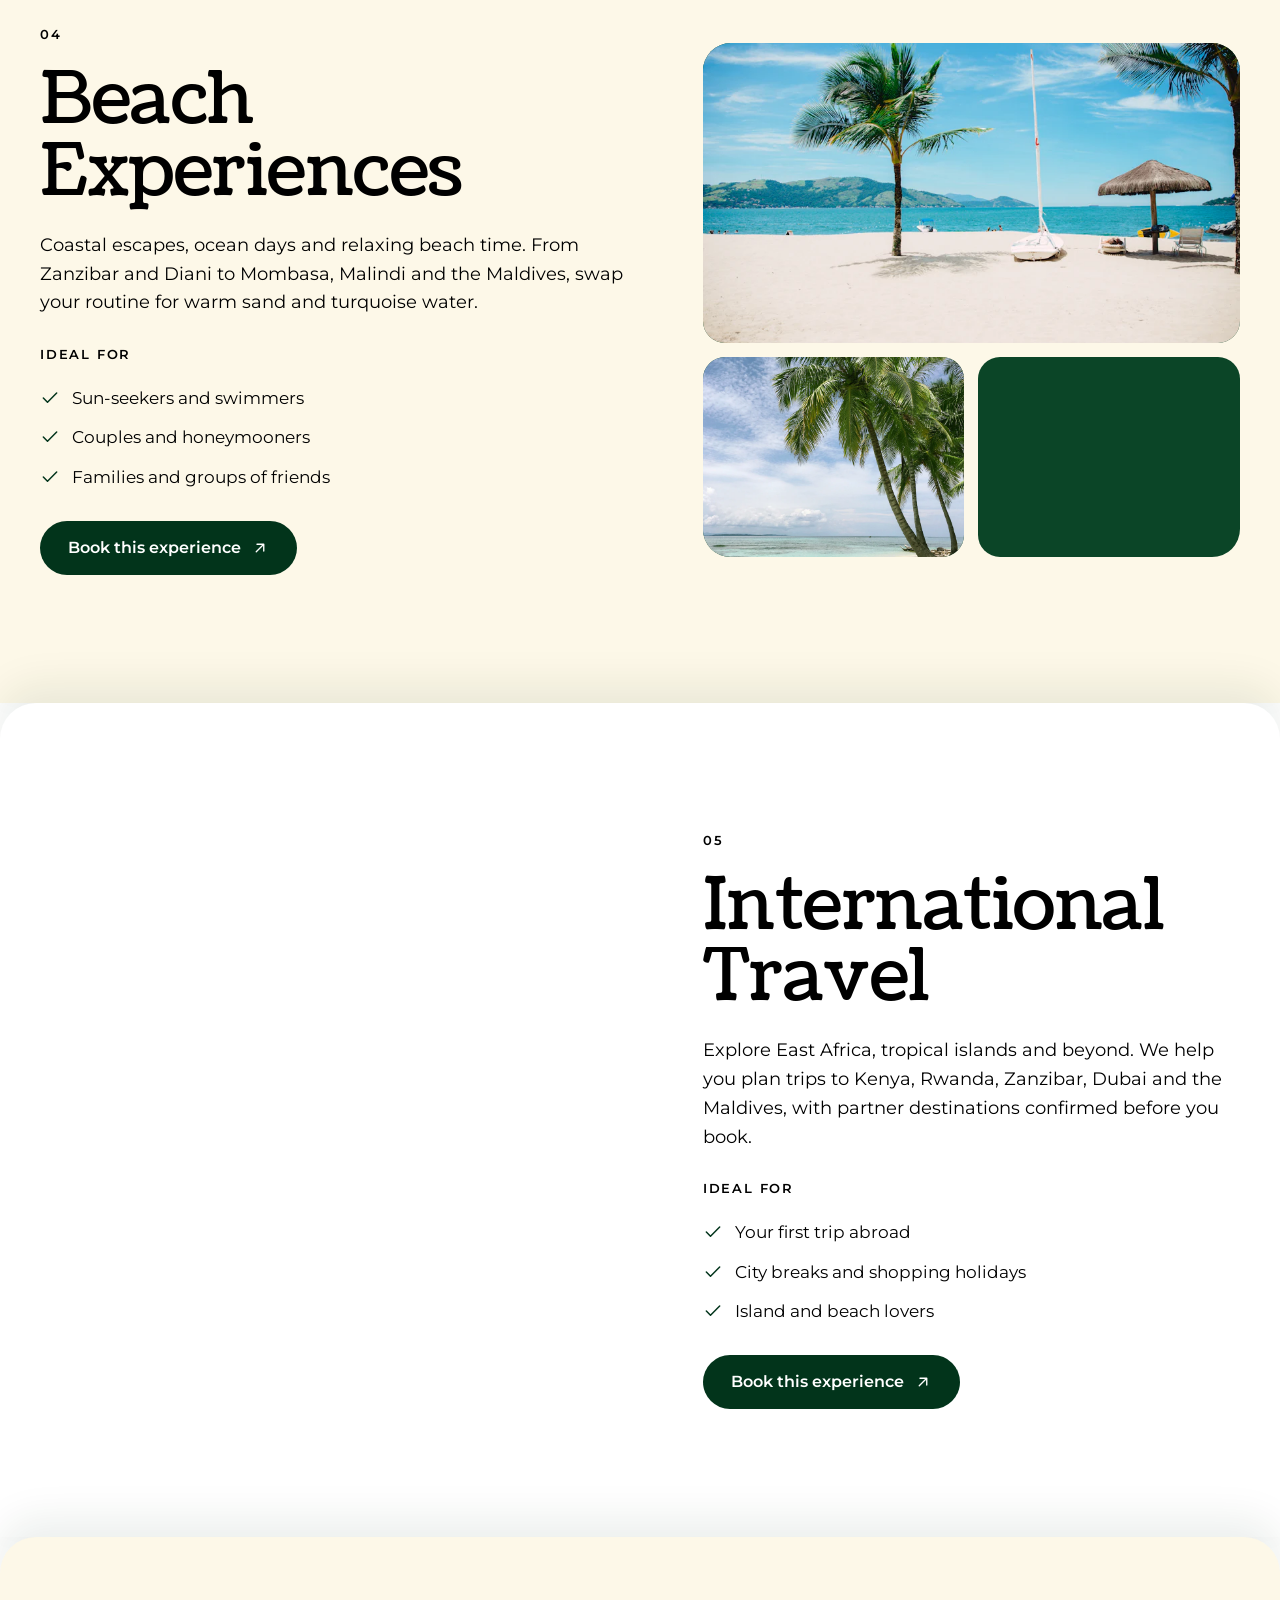
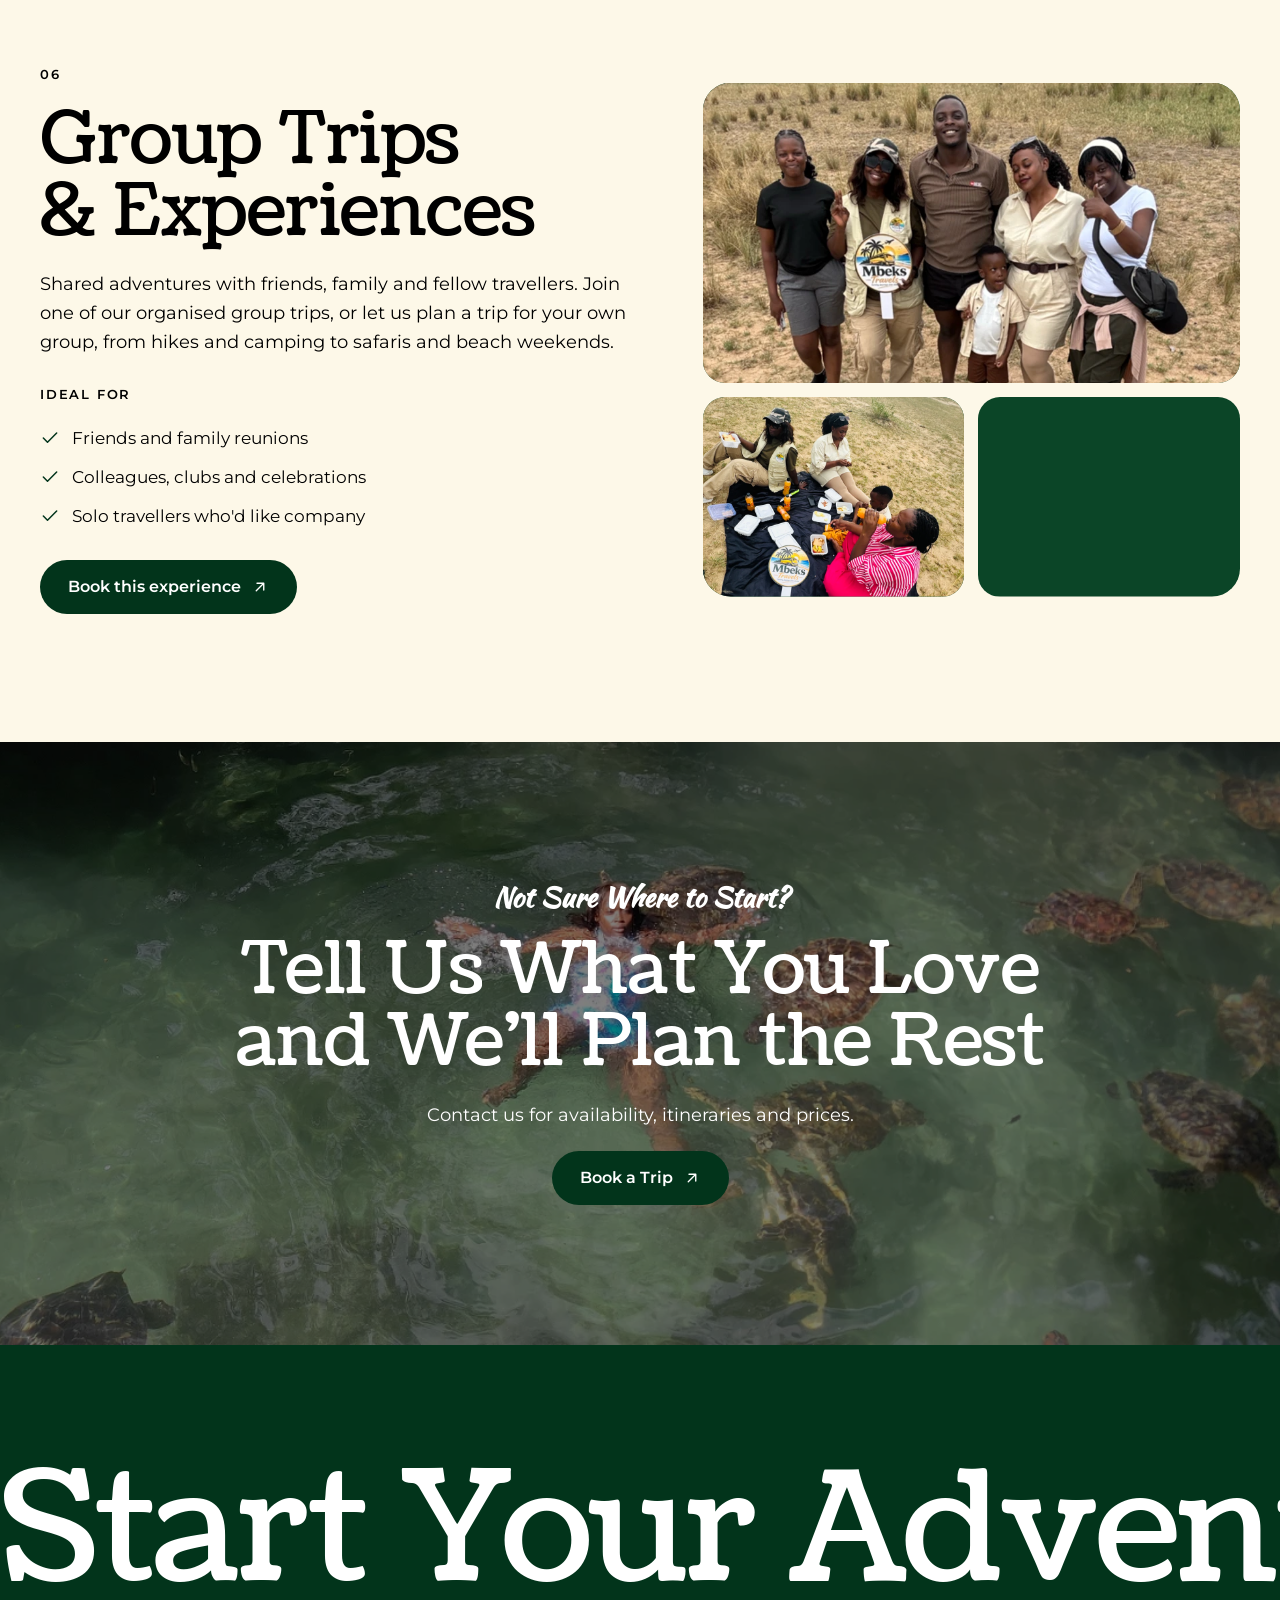
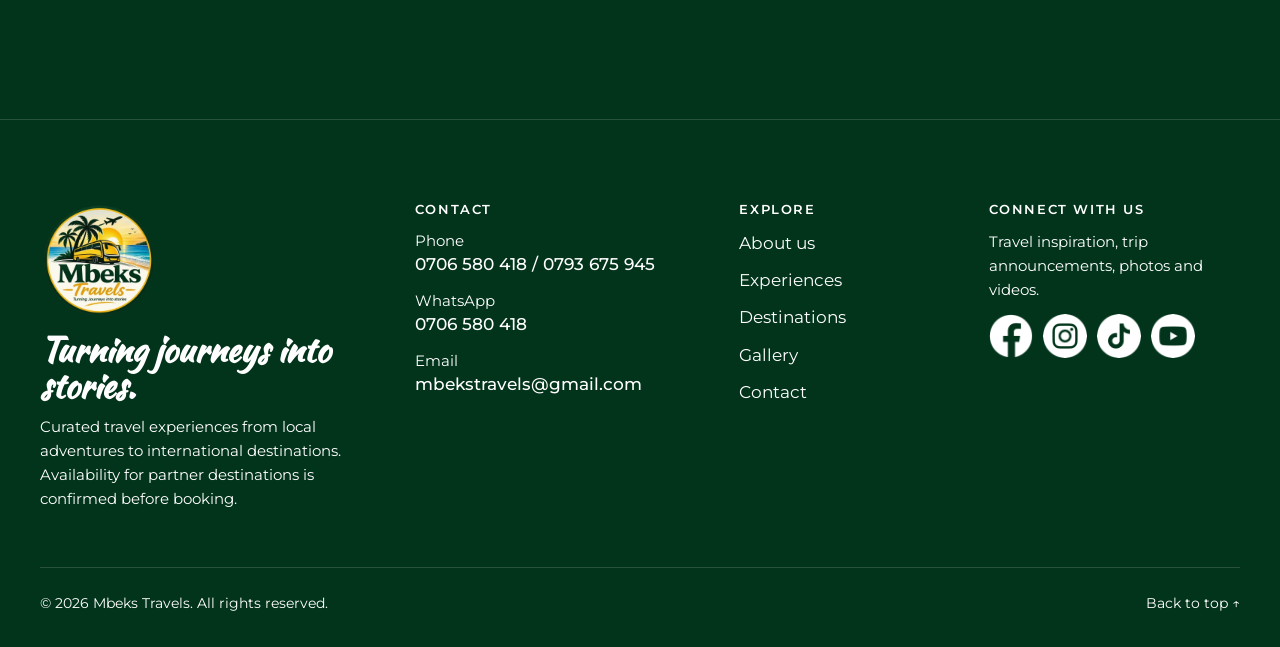
<file: experience.html>
<!doctype html>
<html lang="en-GB">

<head>
  <meta charset="utf-8">
  <meta name="viewport" content="width=device-width, initial-scale=1, viewport-fit=cover">
  <title>Travel Experiences: Safaris, Beaches & Getaways | Mbeks Travels</title>
  <meta name="description" content="Wildlife safaris, vacations and getaways, staycations, beach experiences, international travel and group trips, planned around you by Mbeks Travels.">
  <link rel="canonical" href="https://mbekstravels.com/experience.html">
  <meta name="theme-color" content="#02341B">

  <meta property="og:type" content="website">
  <meta property="og:site_name" content="Mbeks Travels">
  <meta property="og:title" content="Travel Experiences: Safaris, Beaches & Getaways | Mbeks Travels">
  <meta property="og:description" content="Wildlife safaris, vacations and getaways, staycations, beach experiences, international travel and group trips, planned around you by Mbeks Travels.">
  <meta property="og:url" content="https://mbekstravels.com/experience.html">
  <meta property="og:image" content="https://mbekstravels.com/assets/images/photos/safari-van-group-1600.webp">
  <meta name="twitter:card" content="summary_large_image">

  <link rel="icon" href="assets/images/brand/favicon-48.png" type="image/png" sizes="48x48">
  <link rel="apple-touch-icon" href="assets/images/brand/apple-touch-icon.png">
  <link rel="preconnect" href="https://fonts.googleapis.com">
  <link rel="preconnect" href="https://fonts.gstatic.com" crossorigin>
  <link rel="stylesheet" href="https://fonts.googleapis.com/css2?family=Coustard&family=Kaushan+Script&family=Montserrat:ital,wght@0,400;0,500;0,600;0,700;1,600&display=swap">
  <link rel="stylesheet" href="styles/style.css">
  <link rel="stylesheet" href="styles/sections.css">
  <link rel="stylesheet" href="styles/pages.css">
  <script>document.documentElement.classList.add("js");</script>
</head>

<body id="top">
  <a class="skip-link" href="#main">Skip to content</a>
  <div class="cursor" aria-hidden="true">
    <span class="cursor__dot"></span>
    <span class="cursor__ring"><span class="cursor__label"></span></span>
  </div>

  <!-- ============ Site header ============ -->
  <header class="site-header">
    <div class="wrap site-header__inner">
      <a class="brand" href="index.html">
        <img class="brand__logo" src="assets/images/brand/logo-160.webp" srcset="assets/images/brand/logo-160.webp 160w, assets/images/brand/logo-320.webp 320w" sizes="60px" width="160" height="160" alt="Mbeks Travels">
      </a>
      <nav class="nav" aria-label="Main">
        <a href="index.html">Home</a>
        <a href="about.html">About</a>
        <a href="experience.html" aria-current="page">Experiences</a>
        <a href="destinations.html">Destinations</a>
        <a href="gallery.html">Gallery</a>
        <a href="contacts.html">Contact</a>
      </nav>
      <div class="header-actions">
        <a class="btn btn--gold" href="https://wa.me/256706580418?text=Hi%20Mbeks%20Travels%2C%20I%27d%20like%20to%20book%20a%20trip" target="_blank" rel="noopener" data-location="header">Book a Trip</a>
        <button class="menu-toggle" type="button" aria-expanded="false" aria-controls="mobile-menu" data-menu-open>
          <span class="visually-hidden">Open menu</span>
          <svg class="icon" viewBox="0 0 24 24" fill="none" stroke="currentColor" stroke-width="1.8" stroke-linecap="round" stroke-linejoin="round" aria-hidden="true"><path d="M4 7h16M4 12h16M4 17h16"/></svg>
        </button>
      </div>
    </div>
  </header>

  <!-- ============ Mobile menu ============ -->
  <div class="mobile-menu" id="mobile-menu" role="dialog" aria-modal="true" aria-label="Menu" hidden>
    <div class="mobile-menu__top">
      <a class="brand" href="index.html">
        <img class="brand__logo" src="assets/images/brand/logo-160.webp" srcset="assets/images/brand/logo-160.webp 160w, assets/images/brand/logo-320.webp 320w" sizes="60px" width="160" height="160" alt="Mbeks Travels">
      </a>
      <button class="menu-toggle" type="button" data-menu-close>
        <span class="visually-hidden">Close menu</span>
        <svg class="icon" viewBox="0 0 24 24" fill="none" stroke="currentColor" stroke-width="1.8" stroke-linecap="round" stroke-linejoin="round" aria-hidden="true"><path d="M18 6 6 18M6 6l12 12"/></svg>
      </button>
    </div>
    <nav class="mobile-menu__nav" aria-label="Mobile">
        <a href="index.html">Home</a>
        <a href="about.html">About</a>
        <a href="experience.html" aria-current="page">Experiences</a>
        <a href="destinations.html">Destinations</a>
        <a href="gallery.html">Gallery</a>
        <a href="contacts.html">Contact</a>
        <a href="blog.html">Blog</a>
    </nav>
    <div class="mobile-menu__foot">
      <a class="btn btn--gold btn--lg" href="https://wa.me/256706580418?text=Hi%20Mbeks%20Travels%2C%20I%27d%20like%20to%20book%20a%20trip" target="_blank" rel="noopener" data-location="mobile-menu">Book a Trip <svg class="icon" viewBox="0 0 24 24" fill="none" stroke="currentColor" stroke-width="1.8" stroke-linecap="round" stroke-linejoin="round" aria-hidden="true"><path d="M7 17 17 7M8 7h9v9"/></svg></a>
      <p>Call <a href="tel:+256706580418">0706 580 418</a> or email <a href="mailto:mbekstravels@gmail.com">mbekstravels@gmail.com</a></p>
    </div>
  </div>

  <main id="main">

    <!-- ============ Page hero ============ -->
    <section class="page-hero" data-hero aria-labelledby="page-title">
      <img class="page-hero__bg" src="assets/images/photos/safari-van-group-1200.webp" srcset="assets/images/photos/safari-van-group-800.webp 800w, assets/images/photos/safari-van-group-1200.webp 1200w, assets/images/photos/safari-van-group-1600.webp 1600w" sizes="100vw"
        alt="Travellers waving from the roof of a Mbeks safari van" fetchpriority="high" decoding="async">
      <div class="wrap">
        <p class="eyebrow">Tours &amp; Adventures</p>
        <h1 class="h1 h1--page" id="page-title">Our Travel<br> Experiences</h1>
        <p class="lead">Discover beautiful destinations, exciting activities and memorable experiences across Uganda
          and beyond.</p>
      </div>
    </section>

    <!-- ============ 1. Wildlife Safaris ============ -->
    <section class="section theme-light" id="wildlife-safaris" data-stack="first" aria-labelledby="exp-1">
      <div class="wrap detail">
        <div class="detail__gallery" data-reveal="clip">
          <div class="media"><img src="assets/images/photos/ziwa-rhinos-1200.webp" srcset="assets/images/photos/ziwa-rhinos-800.webp 800w, assets/images/photos/ziwa-rhinos-1200.webp 1200w, assets/images/photos/ziwa-rhinos-1600.webp 1600w" sizes="(max-width: 819px) 100vw, 50vw" alt="White rhinos grazing under the trees at Ziwa Rhino Sanctuary" width="800" height="1067" loading="lazy" decoding="async"></div>
          <div class="media"><img src="assets/images/photos/safari-giraffe-800.webp" alt="A giraffe among acacia trees at sunset" width="800" height="532" loading="lazy" decoding="async"></div>
          <div class="media"><img src="assets/images/photos/safari-van-road-1200.webp" srcset="assets/images/photos/safari-van-road-800.webp 800w, assets/images/photos/safari-van-road-1200.webp 1200w, assets/images/photos/safari-van-road-1600.webp 1600w" sizes="(max-width: 819px) 100vw, 50vw" alt="A Mbeks safari van with travellers on the roof on an open road" width="800" height="1067" loading="lazy" decoding="async"></div>
        </div>
        <div class="detail__body">
          <p class="label">01 &middot; Most loved</p>
          <h2 class="h2" id="exp-1">Wildlife Safaris</h2>
          <p class="lead">Enjoy game drives and safari adventures in Murchison Falls and Queen Elizabeth National
            Parks. Look out for elephants, giraffes, buffalo and lions, take in the sweeping savanna, and let us take
            care of the planning so you can simply enjoy the journey.</p>
          <h3 class="detail__subtitle">Ideal for</h3>
          <ul class="check-list">
            <li><svg class="icon" viewBox="0 0 24 24" fill="none" stroke="currentColor" stroke-width="1.8" stroke-linecap="round" stroke-linejoin="round" aria-hidden="true"><path d="M20 6 9 17l-5-5"/></svg> First-time safari travellers</li>
            <li><svg class="icon" viewBox="0 0 24 24" fill="none" stroke="currentColor" stroke-width="1.8" stroke-linecap="round" stroke-linejoin="round" aria-hidden="true"><path d="M20 6 9 17l-5-5"/></svg> Families who love wildlife</li>
            <li><svg class="icon" viewBox="0 0 24 24" fill="none" stroke="currentColor" stroke-width="1.8" stroke-linecap="round" stroke-linejoin="round" aria-hidden="true"><path d="M20 6 9 17l-5-5"/></svg> Photographers and nature lovers</li>
            <li><svg class="icon" viewBox="0 0 24 24" fill="none" stroke="currentColor" stroke-width="1.8" stroke-linecap="round" stroke-linejoin="round" aria-hidden="true"><path d="M20 6 9 17l-5-5"/></svg> Friends looking for an adventure together</li>
          </ul>
          <a class="btn btn--leaf" href="https://wa.me/256706580418?text=Hi%20Mbeks%20Travels%2C%20I%27d%20like%20to%20book%20a%20wildlife%20safari" target="_blank" rel="noopener"
            data-topic="Wildlife Safaris" data-location="experiences">Book this experience <svg class="icon" viewBox="0 0 24 24" fill="none" stroke="currentColor" stroke-width="1.8" stroke-linecap="round" stroke-linejoin="round" aria-hidden="true"><path d="M7 17 17 7M8 7h9v9"/></svg></a>
        </div>
      </div>
    </section>

    <!-- ============ 2. Vacations & Getaways ============ -->
    <section class="section theme-sand" id="vacations-getaways" data-stack aria-labelledby="exp-2">
      <div class="wrap detail detail--flip">
        <div class="detail__gallery" data-reveal="clip">
          <div class="media"><img src="assets/images/photos/lake-getaway-800.webp" alt="A small boat on a turquoise lake below mountains" width="800" height="533" loading="lazy" decoding="async"></div>
          <div class="media"><img src="assets/images/photos/sipi-river-sign-960.webp" srcset="assets/images/photos/sipi-river-sign-800.webp 800w, assets/images/photos/sipi-river-sign-960.webp 960w" sizes="(max-width: 819px) 100vw, 50vw" alt="A traveller posing by the Sipi River sign among green hills" width="800" height="1067" loading="lazy" decoding="async"></div>
          <div class="media"><img src="assets/images/photos/sipi-falls-hike-960.webp" srcset="assets/images/photos/sipi-falls-hike-800.webp 800w, assets/images/photos/sipi-falls-hike-960.webp 960w" sizes="(max-width: 819px) 100vw, 50vw" alt="A hiker celebrating at the foot of Sipi Falls in eastern Uganda" width="800" height="1067" loading="lazy" decoding="async"></div>
        </div>
        <div class="detail__body">
          <p class="label">02</p>
          <h2 class="h2" id="exp-2">Vacations &amp; Getaways</h2>
          <p class="lead">Break the routine with refreshing, scenic escapes. Whether you want lakes and waterfalls,
            cool hills or a few days of pure rest, we'll plan a getaway that leaves you feeling renewed.</p>
          <h3 class="detail__subtitle">Ideal for</h3>
          <ul class="check-list">
            <li><svg class="icon" viewBox="0 0 24 24" fill="none" stroke="currentColor" stroke-width="1.8" stroke-linecap="round" stroke-linejoin="round" aria-hidden="true"><path d="M20 6 9 17l-5-5"/></svg> Couples and honeymooners</li>
            <li><svg class="icon" viewBox="0 0 24 24" fill="none" stroke="currentColor" stroke-width="1.8" stroke-linecap="round" stroke-linejoin="round" aria-hidden="true"><path d="M20 6 9 17l-5-5"/></svg> Anyone who needs a proper break</li>
            <li><svg class="icon" viewBox="0 0 24 24" fill="none" stroke="currentColor" stroke-width="1.8" stroke-linecap="round" stroke-linejoin="round" aria-hidden="true"><path d="M20 6 9 17l-5-5"/></svg> Birthdays and anniversaries</li>
          </ul>
          <a class="btn btn--leaf" href="https://wa.me/256706580418?text=Hi%20Mbeks%20Travels%2C%20I%27d%20like%20to%20plan%20a%20vacation%20or%20getaway" target="_blank" rel="noopener"
            data-topic="Vacations & Getaways" data-location="experiences">Book this experience <svg class="icon" viewBox="0 0 24 24" fill="none" stroke="currentColor" stroke-width="1.8" stroke-linecap="round" stroke-linejoin="round" aria-hidden="true"><path d="M7 17 17 7M8 7h9v9"/></svg></a>
        </div>
      </div>
    </section>

    <!-- ============ 3. Staycations ============ -->
    <section class="section theme-light" id="staycations" data-stack aria-labelledby="exp-3">
      <div class="wrap detail">
        <div class="detail__gallery" data-reveal="clip">
          <div class="media"><img src="assets/images/photos/staycation-pool-800.webp" alt="A resort pool surrounded by palms and green hills" width="800" height="533" loading="lazy" decoding="async"></div>
          <div class="media"><img src="assets/images/photos/lodge-lounge-relax-1200.webp" srcset="assets/images/photos/lodge-lounge-relax-800.webp 800w, assets/images/photos/lodge-lounge-relax-1200.webp 1200w, assets/images/photos/lodge-lounge-relax-1600.webp 1600w" sizes="(max-width: 819px) 100vw, 50vw" alt="A traveller relaxing in a safari lodge lounge with a magazine" width="800" height="1067" loading="lazy" decoding="async"></div>
          <div class="media"><img src="assets/images/photos/lodge-lounge-reading-1200.webp" srcset="assets/images/photos/lodge-lounge-reading-800.webp 800w, assets/images/photos/lodge-lounge-reading-1200.webp 1200w, assets/images/photos/lodge-lounge-reading-1600.webp 1600w" sizes="(max-width: 819px) 100vw, 50vw" alt="A traveller in a sun hat reading a magazine in a lodge lounge" width="800" height="1067" loading="lazy" decoding="async"></div>
        </div>
        <div class="detail__body">
          <p class="label">03</p>
          <h2 class="h2" id="exp-3">Staycations</h2>
          <p class="lead">Enjoy a change of scenery, relax and make time for yourself with refreshing getaways closer
            to home. Perfect for a long weekend when you want a break without the long journey.</p>
          <h3 class="detail__subtitle">Ideal for</h3>
          <ul class="check-list">
            <li><svg class="icon" viewBox="0 0 24 24" fill="none" stroke="currentColor" stroke-width="1.8" stroke-linecap="round" stroke-linejoin="round" aria-hidden="true"><path d="M20 6 9 17l-5-5"/></svg> Busy professionals who need to recharge</li>
            <li><svg class="icon" viewBox="0 0 24 24" fill="none" stroke="currentColor" stroke-width="1.8" stroke-linecap="round" stroke-linejoin="round" aria-hidden="true"><path d="M20 6 9 17l-5-5"/></svg> Weekend breaks and short holidays</li>
            <li><svg class="icon" viewBox="0 0 24 24" fill="none" stroke="currentColor" stroke-width="1.8" stroke-linecap="round" stroke-linejoin="round" aria-hidden="true"><path d="M20 6 9 17l-5-5"/></svg> Couples and families close to home</li>
          </ul>
          <a class="btn btn--leaf" href="https://wa.me/256706580418?text=Hi%20Mbeks%20Travels%2C%20I%27d%20like%20to%20book%20a%20staycation" target="_blank" rel="noopener"
            data-topic="Staycations" data-location="experiences">Book this experience <svg class="icon" viewBox="0 0 24 24" fill="none" stroke="currentColor" stroke-width="1.8" stroke-linecap="round" stroke-linejoin="round" aria-hidden="true"><path d="M7 17 17 7M8 7h9v9"/></svg></a>
        </div>
      </div>
    </section>

    <!-- ============ 4. Beach Experiences ============ -->
    <section class="section theme-sand" id="beach-experiences" data-stack aria-labelledby="exp-4">
      <div class="wrap detail detail--flip">
        <div class="detail__gallery" data-reveal="clip">
          <div class="media"><img src="assets/images/photos/beach-lounge-800.webp" alt="Sun loungers on a white-sand beach" width="800" height="533" loading="lazy" decoding="async"></div>
          <div class="media"><img src="assets/images/photos/zanzibar-palms-800.webp" alt="Palm trees leaning over turquoise water" width="800" height="1067" loading="lazy" decoding="async"></div>
          <div class="media"><img src="assets/images/photos/diving-800.webp" alt="A diver swimming beside a shoal of yellow fish" width="800" height="533" loading="lazy" decoding="async"></div>
        </div>
        <div class="detail__body">
          <p class="label">04</p>
          <h2 class="h2" id="exp-4">Beach Experiences</h2>
          <p class="lead">Coastal escapes, ocean days and relaxing beach time. From Zanzibar and Diani to Mombasa,
            Malindi and the Maldives, swap your routine for warm sand and turquoise water.</p>
          <h3 class="detail__subtitle">Ideal for</h3>
          <ul class="check-list">
            <li><svg class="icon" viewBox="0 0 24 24" fill="none" stroke="currentColor" stroke-width="1.8" stroke-linecap="round" stroke-linejoin="round" aria-hidden="true"><path d="M20 6 9 17l-5-5"/></svg> Sun-seekers and swimmers</li>
            <li><svg class="icon" viewBox="0 0 24 24" fill="none" stroke="currentColor" stroke-width="1.8" stroke-linecap="round" stroke-linejoin="round" aria-hidden="true"><path d="M20 6 9 17l-5-5"/></svg> Couples and honeymooners</li>
            <li><svg class="icon" viewBox="0 0 24 24" fill="none" stroke="currentColor" stroke-width="1.8" stroke-linecap="round" stroke-linejoin="round" aria-hidden="true"><path d="M20 6 9 17l-5-5"/></svg> Families and groups of friends</li>
          </ul>
          <a class="btn btn--leaf" href="https://wa.me/256706580418?text=Hi%20Mbeks%20Travels%2C%20I%27d%20like%20to%20book%20a%20beach%20trip" target="_blank" rel="noopener"
            data-topic="Beach Experiences" data-location="experiences">Book this experience <svg class="icon" viewBox="0 0 24 24" fill="none" stroke="currentColor" stroke-width="1.8" stroke-linecap="round" stroke-linejoin="round" aria-hidden="true"><path d="M7 17 17 7M8 7h9v9"/></svg></a>
        </div>
      </div>
    </section>

    <!-- ============ 5. International Travel ============ -->
    <section class="section theme-light" id="international-travel" data-stack aria-labelledby="exp-5">
      <div class="wrap detail">
        <div class="detail__gallery" data-reveal="clip">
          <div class="media"><img src="assets/images/photos/dubai-skyline-800.webp" alt="The Dubai skyline at sunrise" width="800" height="533" loading="lazy" decoding="async"></div>
          <div class="media"><img src="assets/images/photos/maldives-villas-800.webp" alt="Overwater villas in a turquoise Maldives lagoon" width="800" height="1000" loading="lazy" decoding="async"></div>
          <div class="media"><img src="assets/images/photos/ferry-harbour-traveller-1200.webp" srcset="assets/images/photos/ferry-harbour-traveller-800.webp 800w, assets/images/photos/ferry-harbour-traveller-1200.webp 1200w, assets/images/photos/ferry-harbour-traveller-1600.webp 1600w" sizes="(max-width: 819px) 100vw, 50vw" alt="A traveller smiling on a ferry deck in a city harbour" width="800" height="599" loading="lazy" decoding="async"></div>
        </div>
        <div class="detail__body">
          <p class="label">05</p>
          <h2 class="h2" id="exp-5">International Travel</h2>
          <p class="lead">Explore East Africa, tropical islands and beyond. We help you plan trips to Kenya, Rwanda,
            Zanzibar, Dubai and the Maldives, with partner destinations confirmed before you book.</p>
          <h3 class="detail__subtitle">Ideal for</h3>
          <ul class="check-list">
            <li><svg class="icon" viewBox="0 0 24 24" fill="none" stroke="currentColor" stroke-width="1.8" stroke-linecap="round" stroke-linejoin="round" aria-hidden="true"><path d="M20 6 9 17l-5-5"/></svg> Your first trip abroad</li>
            <li><svg class="icon" viewBox="0 0 24 24" fill="none" stroke="currentColor" stroke-width="1.8" stroke-linecap="round" stroke-linejoin="round" aria-hidden="true"><path d="M20 6 9 17l-5-5"/></svg> City breaks and shopping holidays</li>
            <li><svg class="icon" viewBox="0 0 24 24" fill="none" stroke="currentColor" stroke-width="1.8" stroke-linecap="round" stroke-linejoin="round" aria-hidden="true"><path d="M20 6 9 17l-5-5"/></svg> Island and beach lovers</li>
          </ul>
          <a class="btn btn--leaf" href="https://wa.me/256706580418?text=Hi%20Mbeks%20Travels%2C%20I%27d%20like%20to%20plan%20an%20international%20trip" target="_blank" rel="noopener"
            data-topic="International Travel" data-location="experiences">Book this experience <svg class="icon" viewBox="0 0 24 24" fill="none" stroke="currentColor" stroke-width="1.8" stroke-linecap="round" stroke-linejoin="round" aria-hidden="true"><path d="M7 17 17 7M8 7h9v9"/></svg></a>
        </div>
      </div>
    </section>

    <!-- ============ 6. Group Trips & Experiences ============ -->
    <section class="section theme-sand" id="group-trips" data-stack aria-labelledby="exp-6">
      <div class="wrap detail detail--flip">
        <div class="detail__gallery" data-reveal="clip">
          <div class="media"><img class="img-top" src="assets/images/photos/savanna-group-family-1200.webp" srcset="assets/images/photos/savanna-group-family-800.webp 800w, assets/images/photos/savanna-group-family-1200.webp 1200w, assets/images/photos/savanna-group-family-1600.webp 1600w" sizes="(max-width: 819px) 100vw, 50vw" alt="A group of travellers and a child posing together on the savanna" width="800" height="1067" loading="lazy" decoding="async"></div>
          <div class="media"><img src="assets/images/photos/savanna-picnic-1200.webp" srcset="assets/images/photos/savanna-picnic-800.webp 800w, assets/images/photos/savanna-picnic-1200.webp 1200w, assets/images/photos/savanna-picnic-1600.webp 1600w" sizes="(max-width: 819px) 100vw, 50vw" alt="A family picnic on the savanna with Mbeks Travels fans" width="800" height="1067" loading="lazy" decoding="async"></div>
          <div class="media"><img src="assets/images/photos/murchison-gate-jump-1200.webp" srcset="assets/images/photos/murchison-gate-jump-800.webp 800w, assets/images/photos/murchison-gate-jump-1200.webp 1200w, assets/images/photos/murchison-gate-jump-1600.webp 1600w" sizes="(max-width: 819px) 100vw, 50vw" alt="Travellers jumping for joy at the Murchison Falls National Park gate" width="800" height="533" loading="lazy" decoding="async"></div>
        </div>
        <div class="detail__body">
          <p class="label">06</p>
          <h2 class="h2" id="exp-6">Group Trips &amp; Experiences</h2>
          <p class="lead">Shared adventures with friends, family and fellow travellers. Join one of our organised
            group trips, or let us plan a trip for your own group, from hikes and camping to safaris and beach
            weekends.</p>
          <h3 class="detail__subtitle">Ideal for</h3>
          <ul class="check-list">
            <li><svg class="icon" viewBox="0 0 24 24" fill="none" stroke="currentColor" stroke-width="1.8" stroke-linecap="round" stroke-linejoin="round" aria-hidden="true"><path d="M20 6 9 17l-5-5"/></svg> Friends and family reunions</li>
            <li><svg class="icon" viewBox="0 0 24 24" fill="none" stroke="currentColor" stroke-width="1.8" stroke-linecap="round" stroke-linejoin="round" aria-hidden="true"><path d="M20 6 9 17l-5-5"/></svg> Colleagues, clubs and celebrations</li>
            <li><svg class="icon" viewBox="0 0 24 24" fill="none" stroke="currentColor" stroke-width="1.8" stroke-linecap="round" stroke-linejoin="round" aria-hidden="true"><path d="M20 6 9 17l-5-5"/></svg> Solo travellers who'd like company</li>
          </ul>
          <a class="btn btn--leaf" href="https://wa.me/256706580418?text=Hi%20Mbeks%20Travels%2C%20I%27d%20like%20to%20join%20or%20plan%20a%20group%20trip" target="_blank" rel="noopener"
            data-topic="Group Trips" data-location="experiences">Book this experience <svg class="icon" viewBox="0 0 24 24" fill="none" stroke="currentColor" stroke-width="1.8" stroke-linecap="round" stroke-linejoin="round" aria-hidden="true"><path d="M7 17 17 7M8 7h9v9"/></svg></a>
        </div>
      </div>
    </section>

    <!-- ============ Closing call to action ============ -->
    <section class="photo-band" aria-labelledby="cta-title">
      <img class="photo-band__bg" src="assets/images/photos/turtle-swim-zanzibar-1920.webp" srcset="assets/images/photos/turtle-swim-zanzibar-1280.webp 1280w, assets/images/photos/turtle-swim-zanzibar-1920.webp 1920w, assets/images/photos/turtle-swim-zanzibar-2560.webp 2560w" sizes="100vw" alt="" width="1920" height="780" loading="lazy" decoding="async">
      <div class="wrap photo-band__inner">
        <p class="eyebrow">Not Sure Where to Start?</p>
        <h2 class="h2" id="cta-title">Tell Us What You Love and We'll Plan the Rest</h2>
        <p class="lead">Contact us for availability, itineraries and prices.</p>
        <a class="btn btn--leaf" href="https://wa.me/256706580418?text=Hi%20Mbeks%20Travels%2C%20I%27d%20like%20to%20plan%20a%20trip" target="_blank" rel="noopener"
            data-location="experiences-cta">Book a Trip <svg class="icon" viewBox="0 0 24 24" fill="none" stroke="currentColor" stroke-width="1.8" stroke-linecap="round" stroke-linejoin="round" aria-hidden="true"><path d="M7 17 17 7M8 7h9v9"/></svg></a>
      </div>
    </section>

  </main>

  <!-- ============ Footer ============ -->
  <footer class="site-footer">
    <a class="cta-strip cursor-zone" href="experience.html" aria-label="Start your adventure: explore tours" data-cursor="Explore Tours">
      <span class="cta-strip__track" aria-hidden="true">
        <span class="cta-strip__word">Start Your Adventure.</span><span class="cta-strip__word">Start Your Adventure.</span><span class="cta-strip__word">Start Your Adventure.</span><span class="cta-strip__word">Start Your Adventure.</span>
      </span>
      <span class="cursor-badge" aria-hidden="true">Explore<br>Tours</span>
    </a>

    <div class="wrap footer-main">
      <div class="footer-cols">
        <div class="footer-col">
          <img class="footer-logo" src="assets/images/brand/logo-320.webp" width="320" height="320" alt="Mbeks Travels" loading="lazy" decoding="async">
          <p class="footer-tagline">Turning journeys into stories.</p>
          <p class="footer-text">Curated travel experiences from local adventures to international destinations. Availability for partner destinations is confirmed before booking.</p>
        </div>

        <div class="footer-col">
          <h2 class="footer-col__title">Contact</h2>
          <dl class="footer-contact">
            <div>
              <dt>Phone</dt>
              <dd><a href="tel:+256706580418">0706 580 418</a> / <a href="tel:+256793675945">0793 675 945</a></dd>
            </div>
            <div>
              <dt>WhatsApp</dt>
              <dd><a href="https://wa.me/256706580418?text=Hi%20Mbeks%20Travels%2C%20I%27d%20like%20to%20book%20a%20trip" target="_blank" rel="noopener" data-location="footer">0706 580 418</a></dd>
            </div>
            <div>
              <dt>Email</dt>
              <dd><a href="mailto:mbekstravels@gmail.com">mbekstravels@gmail.com</a></dd>
            </div>
          </dl>
        </div>

        <nav class="footer-col" aria-label="Footer">
          <h2 class="footer-col__title">Explore</h2>
          <ul class="footer-links">
            <li><a href="about.html">About us</a></li>
            <li><a href="experience.html">Experiences</a></li>
            <li><a href="destinations.html">Destinations</a></li>
            <li><a href="gallery.html">Gallery</a></li>
            <li><a href="contacts.html">Contact</a></li>
          </ul>
        </nav>

        <div class="footer-col">
          <h2 class="footer-col__title">Connect with us</h2>
          <p class="footer-text">Travel inspiration, trip announcements, photos and videos.</p>
          <!-- Social links are disabled until the client supplies profile URLs.
               To enable: replace <span class="social" …> with <a class="social" href="URL" aria-label="Name"> -->
          <ul class="socials">
            <li><span class="social" title="Facebook (coming soon)"><img src="assets/images/icons/facebook.png" alt="Facebook (coming soon)" width="44" height="44" loading="lazy" decoding="async"></span></li>
            <li><span class="social" title="Instagram (coming soon)"><img src="assets/images/icons/instagram.png" alt="Instagram (coming soon)" width="44" height="44" loading="lazy" decoding="async"></span></li>
            <li><span class="social" title="TikTok (coming soon)"><img src="assets/images/icons/tiktok.png" alt="TikTok (coming soon)" width="44" height="44" loading="lazy" decoding="async"></span></li>
            <li><span class="social" title="YouTube (coming soon)"><img src="assets/images/icons/youtube.png" alt="YouTube (coming soon)" width="44" height="44" loading="lazy" decoding="async"></span></li>
          </ul>
        </div>
      </div>

      <div class="footer-bottom">
        <p>&copy; <span data-year>2026</span> Mbeks Travels. All rights reserved.</p>
        <a href="#top">Back to top &uarr;</a>
      </div>
    </div>
  </footer>

  <a class="wa-float" href="https://wa.me/256706580418?text=Hi%20Mbeks%20Travels%2C%20I%27d%20like%20to%20book%20a%20trip" target="_blank" rel="noopener" aria-label="Book a trip on WhatsApp" data-location="floating-button">
    <svg class="icon" viewBox="0 0 24 24" fill="currentColor" aria-hidden="true"><path d="M12 2a10 10 0 0 0-8.6 15.1L2 22l5-1.3A10 10 0 1 0 12 2zm0 18.2a8.2 8.2 0 0 1-4.2-1.2l-.3-.2-3 .8.8-2.9-.2-.3A8.2 8.2 0 1 1 12 20.2zm4.5-6.1c-.2-.1-1.5-.7-1.7-.8s-.4-.1-.6.1-.7.8-.8 1-.3.2-.5.1a6.7 6.7 0 0 1-3.3-2.9c-.3-.4.3-.4.7-1.3.1-.2 0-.3 0-.4l-.8-1.8c-.2-.5-.4-.4-.6-.4h-.5a1 1 0 0 0-.7.3 3 3 0 0 0-.9 2.2 5.2 5.2 0 0 0 1.1 2.7 11.8 11.8 0 0 0 4.5 4c1.7.7 2.3.8 3.2.6a2.7 2.7 0 0 0 1.8-1.2 2.2 2.2 0 0 0 .1-1.3c0-.1-.2-.2-.4-.3z"/></svg>
  </a>

  <script src="scripts/main.js" defer></script>
</body>

</html>
</file>
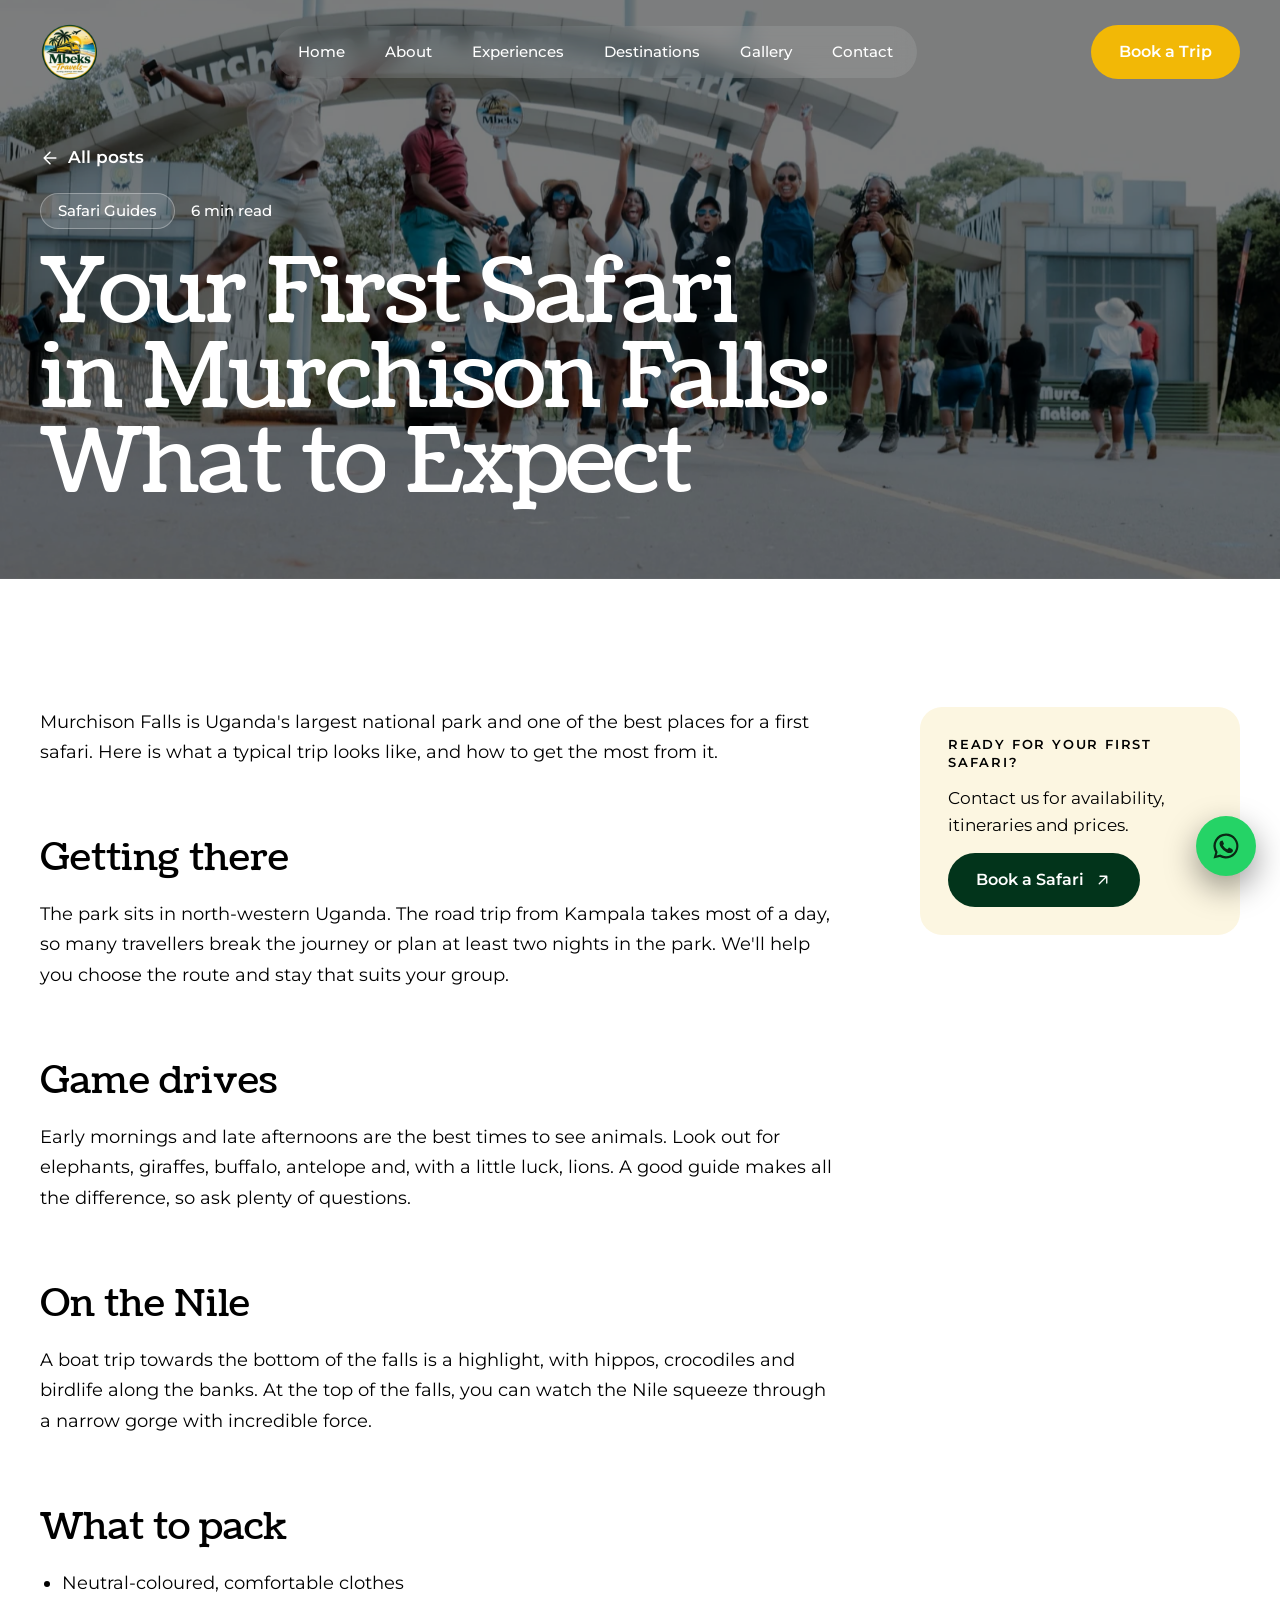
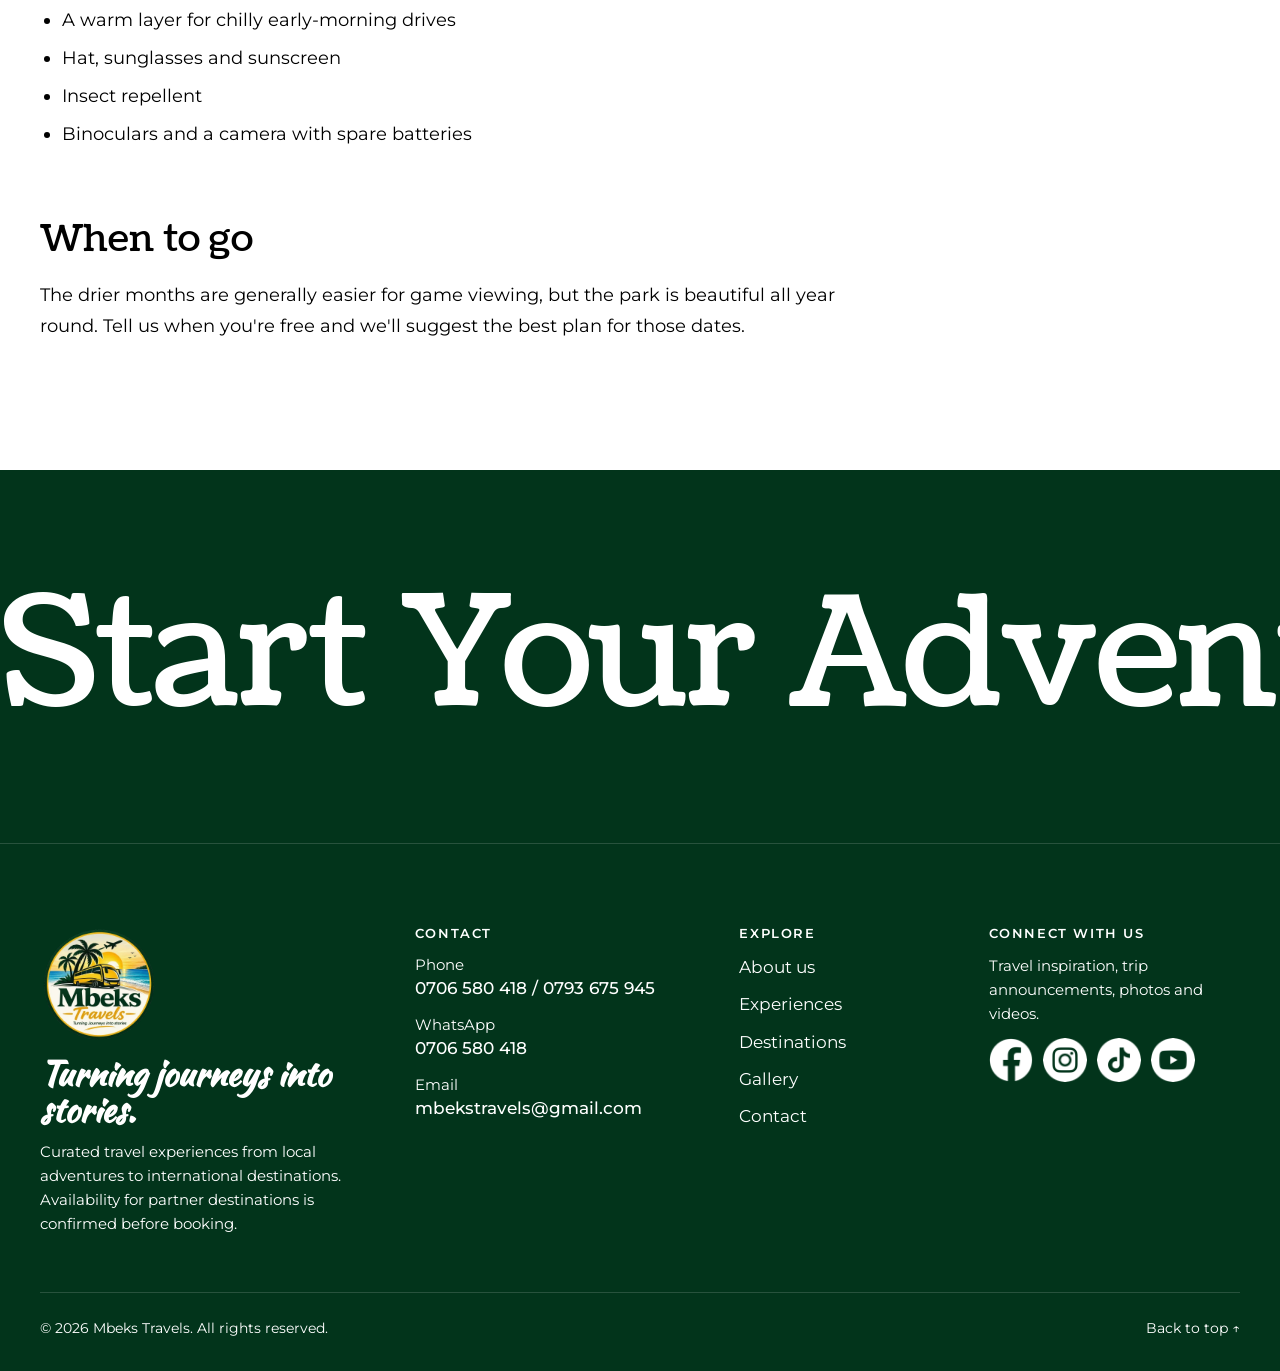
<file: blog/first-safari-murchison-falls.html>
<!doctype html>
<html lang="en-GB">

<head>
  <meta charset="utf-8">
  <meta name="viewport" content="width=device-width, initial-scale=1, viewport-fit=cover">
  <title>Your First Safari in Murchison Falls: What to Expect | Mbeks Travels</title>
  <meta name="description" content="Planning your first safari in Murchison Falls National Park? Here's what to expect on game drives and the Nile, what to pack and when to go.">
  <link rel="canonical" href="https://mbekstravels.com/blog/first-safari-murchison-falls.html">
  <meta name="theme-color" content="#02341B">

  <meta property="og:type" content="article">
  <meta property="og:site_name" content="Mbeks Travels">
  <meta property="og:title" content="Your First Safari in Murchison Falls: What to Expect | Mbeks Travels">
  <meta property="og:description" content="Planning your first safari in Murchison Falls National Park? Here's what to expect on game drives and the Nile, what to pack and when to go.">
  <meta property="og:url" content="https://mbekstravels.com/blog/first-safari-murchison-falls.html">
  <meta property="og:image" content="https://mbekstravels.com/assets/images/photos/murchison-gate-jump-1600.webp">
  <meta name="twitter:card" content="summary_large_image">

  <link rel="icon" href="../assets/images/brand/favicon-48.png" type="image/png" sizes="48x48">
  <link rel="apple-touch-icon" href="../assets/images/brand/apple-touch-icon.png">
  <link rel="preconnect" href="https://fonts.googleapis.com">
  <link rel="preconnect" href="https://fonts.gstatic.com" crossorigin>
  <link rel="stylesheet" href="https://fonts.googleapis.com/css2?family=Coustard&family=Kaushan+Script&family=Montserrat:ital,wght@0,400;0,500;0,600;0,700;1,600&display=swap">
  <link rel="stylesheet" href="../styles/style.css">
  <link rel="stylesheet" href="../styles/sections.css">
  <link rel="stylesheet" href="../styles/pages.css">
  <script>document.documentElement.classList.add("js");</script>
</head>

<body id="top">
  <a class="skip-link" href="#main">Skip to content</a>
  <div class="cursor" aria-hidden="true">
    <span class="cursor__dot"></span>
    <span class="cursor__ring"><span class="cursor__label"></span></span>
  </div>

  <!-- ============ Site header ============ -->
  <header class="site-header">
    <div class="wrap site-header__inner">
      <a class="brand" href="../index.html">
        <img class="brand__logo" src="../assets/images/brand/logo-160.webp" srcset="../assets/images/brand/logo-160.webp 160w, ../assets/images/brand/logo-320.webp 320w" sizes="60px" width="160" height="160" alt="Mbeks Travels">
      </a>
      <nav class="nav" aria-label="Main">
        <a href="../index.html">Home</a>
        <a href="../about.html">About</a>
        <a href="../experience.html">Experiences</a>
        <a href="../destinations.html">Destinations</a>
        <a href="../gallery.html">Gallery</a>
        <a href="../contacts.html">Contact</a>
      </nav>
      <div class="header-actions">
        <a class="btn btn--gold" href="https://wa.me/256706580418?text=Hi%20Mbeks%20Travels%2C%20I%27d%20like%20to%20book%20a%20trip" target="_blank" rel="noopener" data-location="header">Book a Trip</a>
        <button class="menu-toggle" type="button" aria-expanded="false" aria-controls="mobile-menu" data-menu-open>
          <span class="visually-hidden">Open menu</span>
          <svg class="icon" viewBox="0 0 24 24" fill="none" stroke="currentColor" stroke-width="1.8" stroke-linecap="round" stroke-linejoin="round" aria-hidden="true"><path d="M4 7h16M4 12h16M4 17h16"/></svg>
        </button>
      </div>
    </div>
  </header>

  <!-- ============ Mobile menu ============ -->
  <div class="mobile-menu" id="mobile-menu" role="dialog" aria-modal="true" aria-label="Menu" hidden>
    <div class="mobile-menu__top">
      <a class="brand" href="../index.html">
        <img class="brand__logo" src="../assets/images/brand/logo-160.webp" srcset="../assets/images/brand/logo-160.webp 160w, ../assets/images/brand/logo-320.webp 320w" sizes="60px" width="160" height="160" alt="Mbeks Travels">
      </a>
      <button class="menu-toggle" type="button" data-menu-close>
        <span class="visually-hidden">Close menu</span>
        <svg class="icon" viewBox="0 0 24 24" fill="none" stroke="currentColor" stroke-width="1.8" stroke-linecap="round" stroke-linejoin="round" aria-hidden="true"><path d="M18 6 6 18M6 6l12 12"/></svg>
      </button>
    </div>
    <nav class="mobile-menu__nav" aria-label="Mobile">
        <a href="../index.html">Home</a>
        <a href="../about.html">About</a>
        <a href="../experience.html">Experiences</a>
        <a href="../destinations.html">Destinations</a>
        <a href="../gallery.html">Gallery</a>
        <a href="../contacts.html">Contact</a>
        <a href="../blog.html">Blog</a>
    </nav>
    <div class="mobile-menu__foot">
      <a class="btn btn--gold btn--lg" href="https://wa.me/256706580418?text=Hi%20Mbeks%20Travels%2C%20I%27d%20like%20to%20book%20a%20trip" target="_blank" rel="noopener" data-location="mobile-menu">Book a Trip <svg class="icon" viewBox="0 0 24 24" fill="none" stroke="currentColor" stroke-width="1.8" stroke-linecap="round" stroke-linejoin="round" aria-hidden="true"><path d="M7 17 17 7M8 7h9v9"/></svg></a>
      <p>Call <a href="tel:+256706580418">0706 580 418</a> or email <a href="mailto:mbekstravels@gmail.com">mbekstravels@gmail.com</a></p>
    </div>
  </div>

  <!-- DRAFT ARTICLE — for the client to review, edit or replace before launch -->
  <main id="main">
    <article>
      <header class="page-hero page-hero--short" data-hero>
        <img class="page-hero__bg" src="../assets/images/photos/murchison-gate-jump-1600.webp"
        srcset="../assets/images/photos/murchison-gate-jump-800.webp 800w, ../assets/images/photos/murchison-gate-jump-1200.webp 1200w, ../assets/images/photos/murchison-gate-jump-1600.webp 1600w" sizes="100vw"
        alt="Travellers jumping for joy at the Murchison Falls National Park gate" fetchpriority="high" decoding="async">
        <div class="wrap">
          <a class="back-link" href="../blog.html"><svg class="icon" viewBox="0 0 24 24" fill="none" stroke="currentColor" stroke-width="1.8" stroke-linecap="round" stroke-linejoin="round" aria-hidden="true"><path d="M19 12H5M12 19l-7-7 7-7"/></svg> All posts</a>
          <p class="post-card__meta"><span class="tag">Safari Guides</span><span>6 min read</span></p>
          <h1 class="h1 h1--page">Your First Safari in Murchison Falls: What to Expect</h1>
        </div>
      </header>

      <div class="section theme-light">
        <div class="wrap article">
          <div class="prose">
            <p>Murchison Falls is Uganda's largest national park and one of the best places for a first safari. Here is
              what a typical trip looks like, and how to get the most from it.</p>

            <h2>Getting there</h2>
            <p>The park sits in north-western Uganda. The road trip from Kampala takes most of a day, so many
              travellers break the journey or plan at least two nights in the park. We'll help you choose the route
              and stay that suits your group.</p>

            <h2>Game drives</h2>
            <p>Early mornings and late afternoons are the best times to see animals. Look out for elephants,
              giraffes, buffalo, antelope and, with a little luck, lions. A good guide makes all the difference, so
              ask plenty of questions.</p>

            <h2>On the Nile</h2>
            <p>A boat trip towards the bottom of the falls is a highlight, with hippos, crocodiles and birdlife along
              the banks. At the top of the falls, you can watch the Nile squeeze through a narrow gorge with
              incredible force.</p>

            <h2>What to pack</h2>
            <ul>
              <li>Neutral-coloured, comfortable clothes</li>
              <li>A warm layer for chilly early-morning drives</li>
              <li>Hat, sunglasses and sunscreen</li>
              <li>Insect repellent</li>
              <li>Binoculars and a camera with spare batteries</li>
            </ul>

            <h2>When to go</h2>
            <p>The drier months are generally easier for game viewing, but the park is beautiful all year round. Tell
              us when you're free and we'll suggest the best plan for those dates.</p>
          </div>

          <aside class="article-cta" aria-label="Book this trip">
            <p class="label">Ready for your first safari?</p>
            <p>Contact us for availability, itineraries and prices.</p>
            <a class="btn btn--leaf" href="https://wa.me/256706580418?text=Hi%20Mbeks%20Travels%2C%20I%27d%20like%20to%20book%20a%20Murchison%20Falls%20safari" target="_blank" rel="noopener"
              data-topic="Murchison Falls safari" data-location="blog-article">Book a Safari <svg class="icon" viewBox="0 0 24 24" fill="none" stroke="currentColor" stroke-width="1.8" stroke-linecap="round" stroke-linejoin="round" aria-hidden="true"><path d="M7 17 17 7M8 7h9v9"/></svg></a>
          </aside>
        </div>
      </div>
    </article>
  </main>

  <!-- ============ Footer ============ -->
  <footer class="site-footer">
    <a class="cta-strip cursor-zone" href="../experience.html" aria-label="Start your adventure: explore tours" data-cursor="Explore Tours">
      <span class="cta-strip__track" aria-hidden="true">
        <span class="cta-strip__word">Start Your Adventure.</span><span class="cta-strip__word">Start Your Adventure.</span><span class="cta-strip__word">Start Your Adventure.</span><span class="cta-strip__word">Start Your Adventure.</span>
      </span>
      <span class="cursor-badge" aria-hidden="true">Explore<br>Tours</span>
    </a>

    <div class="wrap footer-main">
      <div class="footer-cols">
        <div class="footer-col">
          <img class="footer-logo" src="../assets/images/brand/logo-320.webp" width="320" height="320" alt="Mbeks Travels" loading="lazy" decoding="async">
          <p class="footer-tagline">Turning journeys into stories.</p>
          <p class="footer-text">Curated travel experiences from local adventures to international destinations. Availability for partner destinations is confirmed before booking.</p>
        </div>

        <div class="footer-col">
          <h2 class="footer-col__title">Contact</h2>
          <dl class="footer-contact">
            <div>
              <dt>Phone</dt>
              <dd><a href="tel:+256706580418">0706 580 418</a> / <a href="tel:+256793675945">0793 675 945</a></dd>
            </div>
            <div>
              <dt>WhatsApp</dt>
              <dd><a href="https://wa.me/256706580418?text=Hi%20Mbeks%20Travels%2C%20I%27d%20like%20to%20book%20a%20trip" target="_blank" rel="noopener" data-location="footer">0706 580 418</a></dd>
            </div>
            <div>
              <dt>Email</dt>
              <dd><a href="mailto:mbekstravels@gmail.com">mbekstravels@gmail.com</a></dd>
            </div>
          </dl>
        </div>

        <nav class="footer-col" aria-label="Footer">
          <h2 class="footer-col__title">Explore</h2>
          <ul class="footer-links">
            <li><a href="../about.html">About us</a></li>
            <li><a href="../experience.html">Experiences</a></li>
            <li><a href="../destinations.html">Destinations</a></li>
            <li><a href="../gallery.html">Gallery</a></li>
            <li><a href="../contacts.html">Contact</a></li>
          </ul>
        </nav>

        <div class="footer-col">
          <h2 class="footer-col__title">Connect with us</h2>
          <p class="footer-text">Travel inspiration, trip announcements, photos and videos.</p>
          <!-- Social links are disabled until the client supplies profile URLs.
               To enable: replace <span class="social" …> with <a class="social" href="URL" aria-label="Name"> -->
          <ul class="socials">
            <li><span class="social" title="Facebook (coming soon)"><img src="../assets/images/icons/facebook.png" alt="Facebook (coming soon)" width="44" height="44" loading="lazy" decoding="async"></span></li>
            <li><span class="social" title="Instagram (coming soon)"><img src="../assets/images/icons/instagram.png" alt="Instagram (coming soon)" width="44" height="44" loading="lazy" decoding="async"></span></li>
            <li><span class="social" title="TikTok (coming soon)"><img src="../assets/images/icons/tiktok.png" alt="TikTok (coming soon)" width="44" height="44" loading="lazy" decoding="async"></span></li>
            <li><span class="social" title="YouTube (coming soon)"><img src="../assets/images/icons/youtube.png" alt="YouTube (coming soon)" width="44" height="44" loading="lazy" decoding="async"></span></li>
          </ul>
        </div>
      </div>

      <div class="footer-bottom">
        <p>&copy; <span data-year>2026</span> Mbeks Travels. All rights reserved.</p>
        <a href="#top">Back to top &uarr;</a>
      </div>
    </div>
  </footer>

  <a class="wa-float" href="https://wa.me/256706580418?text=Hi%20Mbeks%20Travels%2C%20I%27d%20like%20to%20book%20a%20trip" target="_blank" rel="noopener" aria-label="Book a trip on WhatsApp" data-location="floating-button">
    <svg class="icon" viewBox="0 0 24 24" fill="currentColor" aria-hidden="true"><path d="M12 2a10 10 0 0 0-8.6 15.1L2 22l5-1.3A10 10 0 1 0 12 2zm0 18.2a8.2 8.2 0 0 1-4.2-1.2l-.3-.2-3 .8.8-2.9-.2-.3A8.2 8.2 0 1 1 12 20.2zm4.5-6.1c-.2-.1-1.5-.7-1.7-.8s-.4-.1-.6.1-.7.8-.8 1-.3.2-.5.1a6.7 6.7 0 0 1-3.3-2.9c-.3-.4.3-.4.7-1.3.1-.2 0-.3 0-.4l-.8-1.8c-.2-.5-.4-.4-.6-.4h-.5a1 1 0 0 0-.7.3 3 3 0 0 0-.9 2.2 5.2 5.2 0 0 0 1.1 2.7 11.8 11.8 0 0 0 4.5 4c1.7.7 2.3.8 3.2.6a2.7 2.7 0 0 0 1.8-1.2 2.2 2.2 0 0 0 .1-1.3c0-.1-.2-.2-.4-.3z"/></svg>
  </a>

  <script src="../scripts/main.js" defer></script>
</body>

</html>
</file>
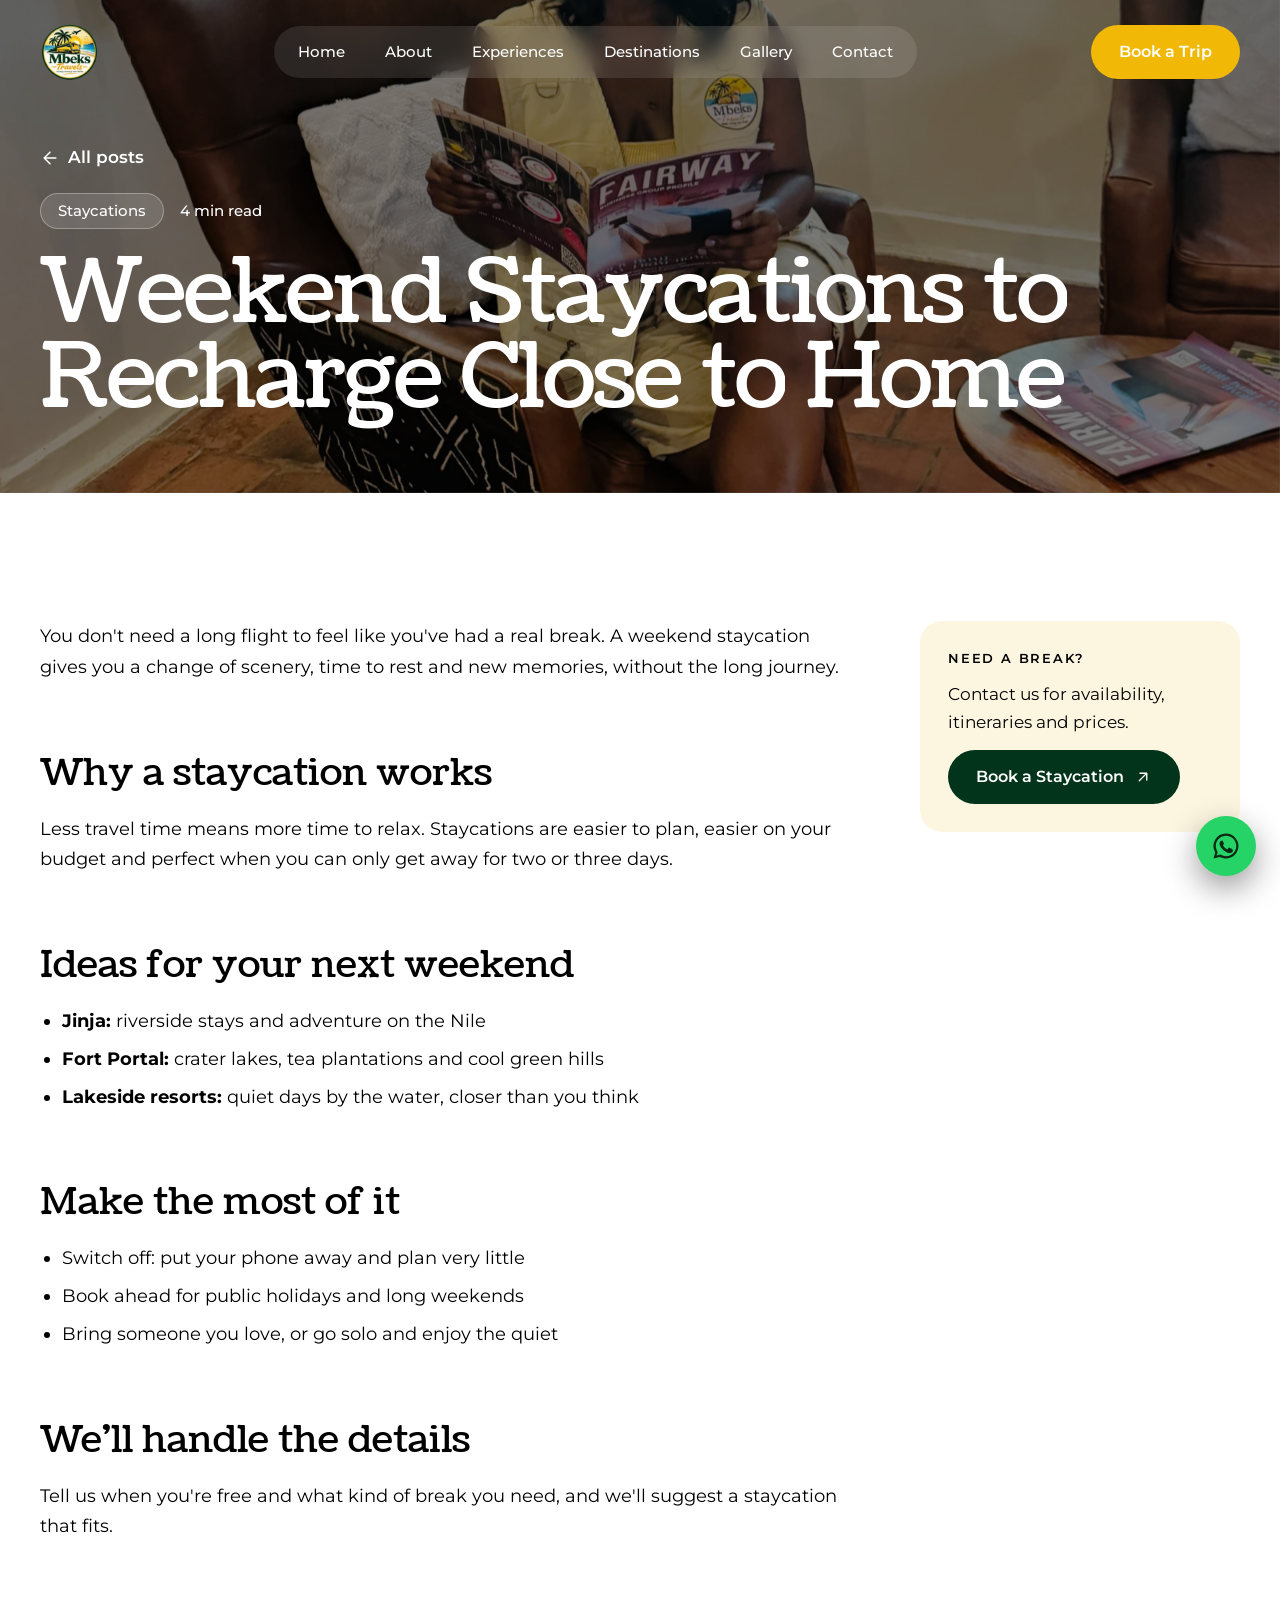
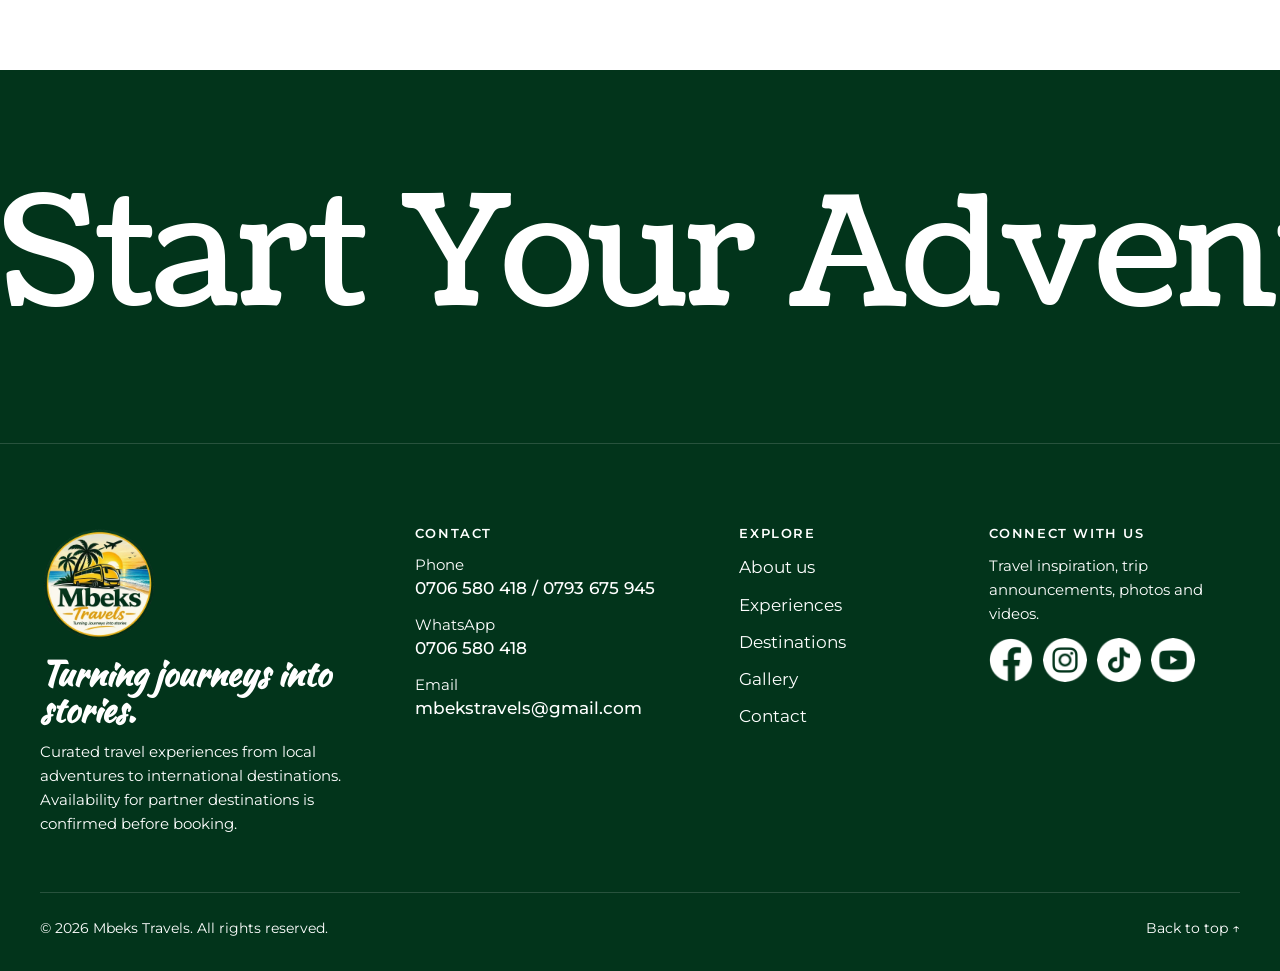
<file: blog/weekend-staycations.html>
<!doctype html>
<html lang="en-GB">

<head>
  <meta charset="utf-8">
  <meta name="viewport" content="width=device-width, initial-scale=1, viewport-fit=cover">
  <title>Weekend Staycations to Recharge Close to Home | Mbeks Travels</title>
  <meta name="description" content="Staycation ideas close to home in Uganda, from Jinja to Fort Portal, plus tips to make a short break feel like a real holiday.">
  <link rel="canonical" href="https://mbekstravels.com/blog/weekend-staycations.html">
  <meta name="theme-color" content="#02341B">

  <meta property="og:type" content="article">
  <meta property="og:site_name" content="Mbeks Travels">
  <meta property="og:title" content="Weekend Staycations to Recharge Close to Home | Mbeks Travels">
  <meta property="og:description" content="Staycation ideas close to home in Uganda, from Jinja to Fort Portal, plus tips to make a short break feel like a real holiday.">
  <meta property="og:url" content="https://mbekstravels.com/blog/weekend-staycations.html">
  <meta property="og:image" content="https://mbekstravels.com/assets/images/photos/lodge-lounge-relax-1600.webp">
  <meta name="twitter:card" content="summary_large_image">

  <link rel="icon" href="../assets/images/brand/favicon-48.png" type="image/png" sizes="48x48">
  <link rel="apple-touch-icon" href="../assets/images/brand/apple-touch-icon.png">
  <link rel="preconnect" href="https://fonts.googleapis.com">
  <link rel="preconnect" href="https://fonts.gstatic.com" crossorigin>
  <link rel="stylesheet" href="https://fonts.googleapis.com/css2?family=Coustard&family=Kaushan+Script&family=Montserrat:ital,wght@0,400;0,500;0,600;0,700;1,600&display=swap">
  <link rel="stylesheet" href="../styles/style.css">
  <link rel="stylesheet" href="../styles/sections.css">
  <link rel="stylesheet" href="../styles/pages.css">
  <script>document.documentElement.classList.add("js");</script>
</head>

<body id="top">
  <a class="skip-link" href="#main">Skip to content</a>
  <div class="cursor" aria-hidden="true">
    <span class="cursor__dot"></span>
    <span class="cursor__ring"><span class="cursor__label"></span></span>
  </div>

  <!-- ============ Site header ============ -->
  <header class="site-header">
    <div class="wrap site-header__inner">
      <a class="brand" href="../index.html">
        <img class="brand__logo" src="../assets/images/brand/logo-160.webp" srcset="../assets/images/brand/logo-160.webp 160w, ../assets/images/brand/logo-320.webp 320w" sizes="60px" width="160" height="160" alt="Mbeks Travels">
      </a>
      <nav class="nav" aria-label="Main">
        <a href="../index.html">Home</a>
        <a href="../about.html">About</a>
        <a href="../experience.html">Experiences</a>
        <a href="../destinations.html">Destinations</a>
        <a href="../gallery.html">Gallery</a>
        <a href="../contacts.html">Contact</a>
      </nav>
      <div class="header-actions">
        <a class="btn btn--gold" href="https://wa.me/256706580418?text=Hi%20Mbeks%20Travels%2C%20I%27d%20like%20to%20book%20a%20trip" target="_blank" rel="noopener" data-location="header">Book a Trip</a>
        <button class="menu-toggle" type="button" aria-expanded="false" aria-controls="mobile-menu" data-menu-open>
          <span class="visually-hidden">Open menu</span>
          <svg class="icon" viewBox="0 0 24 24" fill="none" stroke="currentColor" stroke-width="1.8" stroke-linecap="round" stroke-linejoin="round" aria-hidden="true"><path d="M4 7h16M4 12h16M4 17h16"/></svg>
        </button>
      </div>
    </div>
  </header>

  <!-- ============ Mobile menu ============ -->
  <div class="mobile-menu" id="mobile-menu" role="dialog" aria-modal="true" aria-label="Menu" hidden>
    <div class="mobile-menu__top">
      <a class="brand" href="../index.html">
        <img class="brand__logo" src="../assets/images/brand/logo-160.webp" srcset="../assets/images/brand/logo-160.webp 160w, ../assets/images/brand/logo-320.webp 320w" sizes="60px" width="160" height="160" alt="Mbeks Travels">
      </a>
      <button class="menu-toggle" type="button" data-menu-close>
        <span class="visually-hidden">Close menu</span>
        <svg class="icon" viewBox="0 0 24 24" fill="none" stroke="currentColor" stroke-width="1.8" stroke-linecap="round" stroke-linejoin="round" aria-hidden="true"><path d="M18 6 6 18M6 6l12 12"/></svg>
      </button>
    </div>
    <nav class="mobile-menu__nav" aria-label="Mobile">
        <a href="../index.html">Home</a>
        <a href="../about.html">About</a>
        <a href="../experience.html">Experiences</a>
        <a href="../destinations.html">Destinations</a>
        <a href="../gallery.html">Gallery</a>
        <a href="../contacts.html">Contact</a>
        <a href="../blog.html">Blog</a>
    </nav>
    <div class="mobile-menu__foot">
      <a class="btn btn--gold btn--lg" href="https://wa.me/256706580418?text=Hi%20Mbeks%20Travels%2C%20I%27d%20like%20to%20book%20a%20trip" target="_blank" rel="noopener" data-location="mobile-menu">Book a Trip <svg class="icon" viewBox="0 0 24 24" fill="none" stroke="currentColor" stroke-width="1.8" stroke-linecap="round" stroke-linejoin="round" aria-hidden="true"><path d="M7 17 17 7M8 7h9v9"/></svg></a>
      <p>Call <a href="tel:+256706580418">0706 580 418</a> or email <a href="mailto:mbekstravels@gmail.com">mbekstravels@gmail.com</a></p>
    </div>
  </div>

  <!-- DRAFT ARTICLE — for the client to review, edit or replace before launch -->
  <main id="main">
    <article>
      <header class="page-hero page-hero--short" data-hero>
        <img class="page-hero__bg" src="../assets/images/photos/lodge-lounge-relax-1600.webp"
        srcset="../assets/images/photos/lodge-lounge-relax-800.webp 800w, ../assets/images/photos/lodge-lounge-relax-1200.webp 1200w, ../assets/images/photos/lodge-lounge-relax-1600.webp 1600w" sizes="100vw"
        alt="A traveller relaxing in a safari lodge lounge with a magazine" fetchpriority="high" decoding="async">
        <div class="wrap">
          <a class="back-link" href="../blog.html"><svg class="icon" viewBox="0 0 24 24" fill="none" stroke="currentColor" stroke-width="1.8" stroke-linecap="round" stroke-linejoin="round" aria-hidden="true"><path d="M19 12H5M12 19l-7-7 7-7"/></svg> All posts</a>
          <p class="post-card__meta"><span class="tag">Staycations</span><span>4 min read</span></p>
          <h1 class="h1 h1--page">Weekend Staycations to Recharge Close to Home</h1>
        </div>
      </header>

      <div class="section theme-light">
        <div class="wrap article">
          <div class="prose">
            <p>You don't need a long flight to feel like you've had a real break. A weekend staycation gives you a
              change of scenery, time to rest and new memories, without the long journey.</p>

            <h2>Why a staycation works</h2>
            <p>Less travel time means more time to relax. Staycations are easier to plan, easier on your budget and
              perfect when you can only get away for two or three days.</p>

            <h2>Ideas for your next weekend</h2>
            <ul>
              <li><strong>Jinja:</strong> riverside stays and adventure on the Nile</li>
              <li><strong>Fort Portal:</strong> crater lakes, tea plantations and cool green hills</li>
              <li><strong>Lakeside resorts:</strong> quiet days by the water, closer than you think</li>
            </ul>

            <h2>Make the most of it</h2>
            <ul>
              <li>Switch off: put your phone away and plan very little</li>
              <li>Book ahead for public holidays and long weekends</li>
              <li>Bring someone you love, or go solo and enjoy the quiet</li>
            </ul>

            <h2>We'll handle the details</h2>
            <p>Tell us when you're free and what kind of break you need, and we'll suggest a staycation that fits.</p>
          </div>

          <aside class="article-cta" aria-label="Book this trip">
            <p class="label">Need a break?</p>
            <p>Contact us for availability, itineraries and prices.</p>
            <a class="btn btn--leaf" href="https://wa.me/256706580418?text=Hi%20Mbeks%20Travels%2C%20I%27d%20like%20to%20book%20a%20staycation" target="_blank" rel="noopener"
              data-topic="Staycations" data-location="blog-article">Book a Staycation <svg class="icon" viewBox="0 0 24 24" fill="none" stroke="currentColor" stroke-width="1.8" stroke-linecap="round" stroke-linejoin="round" aria-hidden="true"><path d="M7 17 17 7M8 7h9v9"/></svg></a>
          </aside>
        </div>
      </div>
    </article>
  </main>

  <!-- ============ Footer ============ -->
  <footer class="site-footer">
    <a class="cta-strip cursor-zone" href="../experience.html" aria-label="Start your adventure: explore tours" data-cursor="Explore Tours">
      <span class="cta-strip__track" aria-hidden="true">
        <span class="cta-strip__word">Start Your Adventure.</span><span class="cta-strip__word">Start Your Adventure.</span><span class="cta-strip__word">Start Your Adventure.</span><span class="cta-strip__word">Start Your Adventure.</span>
      </span>
      <span class="cursor-badge" aria-hidden="true">Explore<br>Tours</span>
    </a>

    <div class="wrap footer-main">
      <div class="footer-cols">
        <div class="footer-col">
          <img class="footer-logo" src="../assets/images/brand/logo-320.webp" width="320" height="320" alt="Mbeks Travels" loading="lazy" decoding="async">
          <p class="footer-tagline">Turning journeys into stories.</p>
          <p class="footer-text">Curated travel experiences from local adventures to international destinations. Availability for partner destinations is confirmed before booking.</p>
        </div>

        <div class="footer-col">
          <h2 class="footer-col__title">Contact</h2>
          <dl class="footer-contact">
            <div>
              <dt>Phone</dt>
              <dd><a href="tel:+256706580418">0706 580 418</a> / <a href="tel:+256793675945">0793 675 945</a></dd>
            </div>
            <div>
              <dt>WhatsApp</dt>
              <dd><a href="https://wa.me/256706580418?text=Hi%20Mbeks%20Travels%2C%20I%27d%20like%20to%20book%20a%20trip" target="_blank" rel="noopener" data-location="footer">0706 580 418</a></dd>
            </div>
            <div>
              <dt>Email</dt>
              <dd><a href="mailto:mbekstravels@gmail.com">mbekstravels@gmail.com</a></dd>
            </div>
          </dl>
        </div>

        <nav class="footer-col" aria-label="Footer">
          <h2 class="footer-col__title">Explore</h2>
          <ul class="footer-links">
            <li><a href="../about.html">About us</a></li>
            <li><a href="../experience.html">Experiences</a></li>
            <li><a href="../destinations.html">Destinations</a></li>
            <li><a href="../gallery.html">Gallery</a></li>
            <li><a href="../contacts.html">Contact</a></li>
          </ul>
        </nav>

        <div class="footer-col">
          <h2 class="footer-col__title">Connect with us</h2>
          <p class="footer-text">Travel inspiration, trip announcements, photos and videos.</p>
          <!-- Social links are disabled until the client supplies profile URLs.
               To enable: replace <span class="social" …> with <a class="social" href="URL" aria-label="Name"> -->
          <ul class="socials">
            <li><span class="social" title="Facebook (coming soon)"><img src="../assets/images/icons/facebook.png" alt="Facebook (coming soon)" width="44" height="44" loading="lazy" decoding="async"></span></li>
            <li><span class="social" title="Instagram (coming soon)"><img src="../assets/images/icons/instagram.png" alt="Instagram (coming soon)" width="44" height="44" loading="lazy" decoding="async"></span></li>
            <li><span class="social" title="TikTok (coming soon)"><img src="../assets/images/icons/tiktok.png" alt="TikTok (coming soon)" width="44" height="44" loading="lazy" decoding="async"></span></li>
            <li><span class="social" title="YouTube (coming soon)"><img src="../assets/images/icons/youtube.png" alt="YouTube (coming soon)" width="44" height="44" loading="lazy" decoding="async"></span></li>
          </ul>
        </div>
      </div>

      <div class="footer-bottom">
        <p>&copy; <span data-year>2026</span> Mbeks Travels. All rights reserved.</p>
        <a href="#top">Back to top &uarr;</a>
      </div>
    </div>
  </footer>

  <a class="wa-float" href="https://wa.me/256706580418?text=Hi%20Mbeks%20Travels%2C%20I%27d%20like%20to%20book%20a%20trip" target="_blank" rel="noopener" aria-label="Book a trip on WhatsApp" data-location="floating-button">
    <svg class="icon" viewBox="0 0 24 24" fill="currentColor" aria-hidden="true"><path d="M12 2a10 10 0 0 0-8.6 15.1L2 22l5-1.3A10 10 0 1 0 12 2zm0 18.2a8.2 8.2 0 0 1-4.2-1.2l-.3-.2-3 .8.8-2.9-.2-.3A8.2 8.2 0 1 1 12 20.2zm4.5-6.1c-.2-.1-1.5-.7-1.7-.8s-.4-.1-.6.1-.7.8-.8 1-.3.2-.5.1a6.7 6.7 0 0 1-3.3-2.9c-.3-.4.3-.4.7-1.3.1-.2 0-.3 0-.4l-.8-1.8c-.2-.5-.4-.4-.6-.4h-.5a1 1 0 0 0-.7.3 3 3 0 0 0-.9 2.2 5.2 5.2 0 0 0 1.1 2.7 11.8 11.8 0 0 0 4.5 4c1.7.7 2.3.8 3.2.6a2.7 2.7 0 0 0 1.8-1.2 2.2 2.2 0 0 0 .1-1.3c0-.1-.2-.2-.4-.3z"/></svg>
  </a>

  <script src="../scripts/main.js" defer></script>
</body>

</html>
</file>
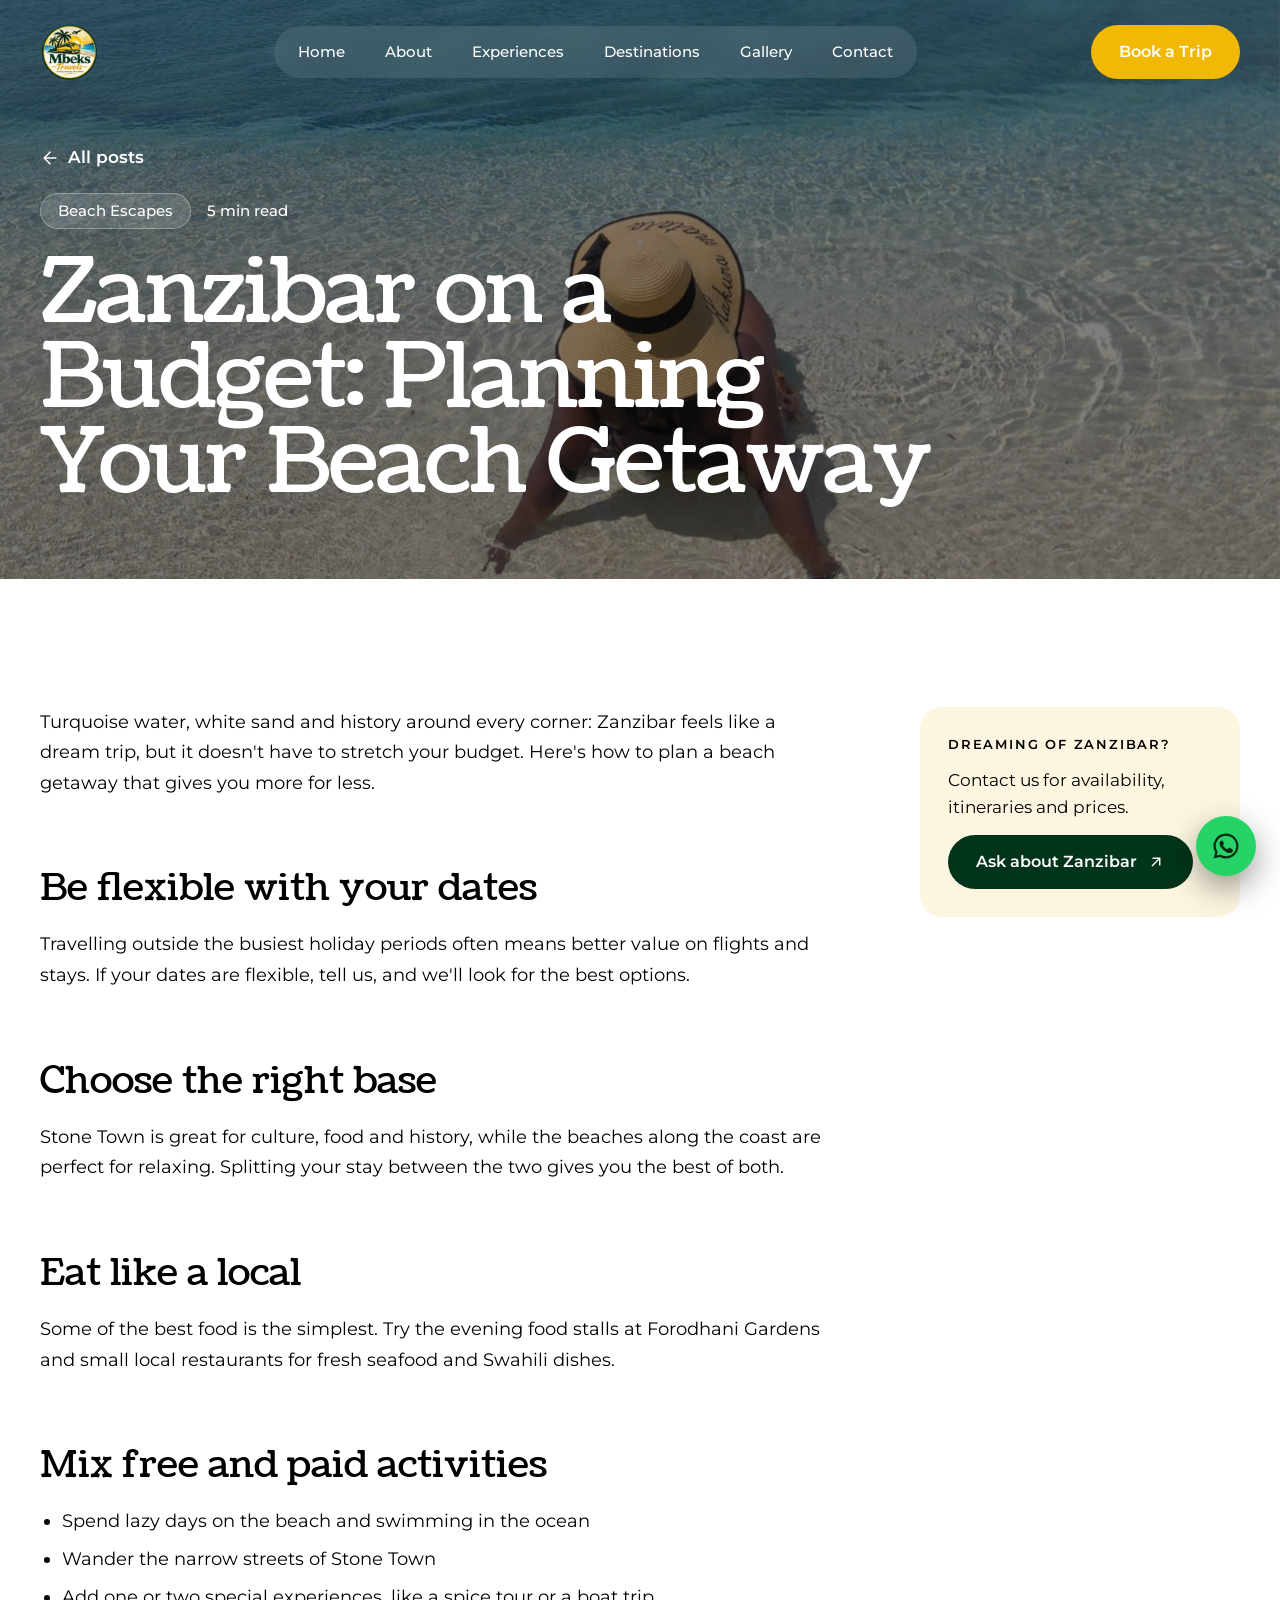
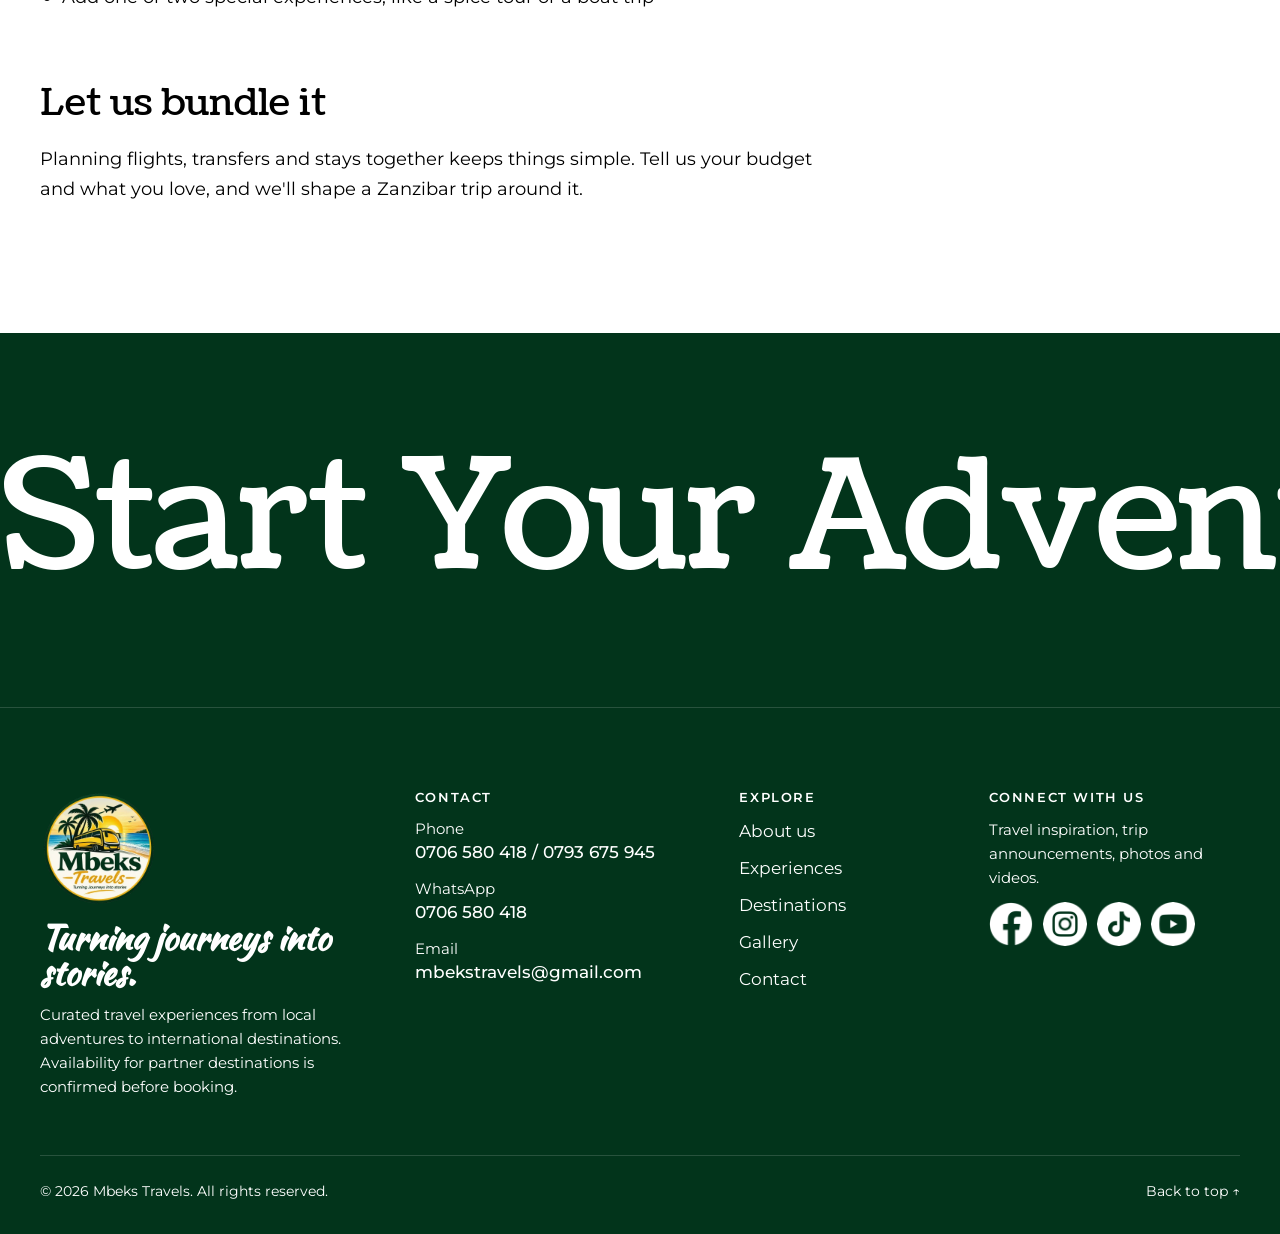
<file: blog/zanzibar-on-a-budget.html>
<!doctype html>
<html lang="en-GB">

<head>
  <meta charset="utf-8">
  <meta name="viewport" content="width=device-width, initial-scale=1, viewport-fit=cover">
  <title>Zanzibar on a Budget: Planning Your Beach Getaway | Mbeks Travels</title>
  <meta name="description" content="Tips for planning an affordable Zanzibar beach getaway: when to go, where to stay, what to eat and how to mix free and paid activities.">
  <link rel="canonical" href="https://mbekstravels.com/blog/zanzibar-on-a-budget.html">
  <meta name="theme-color" content="#02341B">

  <meta property="og:type" content="article">
  <meta property="og:site_name" content="Mbeks Travels">
  <meta property="og:title" content="Zanzibar on a Budget: Planning Your Beach Getaway | Mbeks Travels">
  <meta property="og:description" content="Tips for planning an affordable Zanzibar beach getaway: when to go, where to stay, what to eat and how to mix free and paid activities.">
  <meta property="og:url" content="https://mbekstravels.com/blog/zanzibar-on-a-budget.html">
  <meta property="og:image" content="https://mbekstravels.com/assets/images/photos/zanzibar-hat-beach-1600.webp">
  <meta name="twitter:card" content="summary_large_image">

  <link rel="icon" href="../assets/images/brand/favicon-48.png" type="image/png" sizes="48x48">
  <link rel="apple-touch-icon" href="../assets/images/brand/apple-touch-icon.png">
  <link rel="preconnect" href="https://fonts.googleapis.com">
  <link rel="preconnect" href="https://fonts.gstatic.com" crossorigin>
  <link rel="stylesheet" href="https://fonts.googleapis.com/css2?family=Coustard&family=Kaushan+Script&family=Montserrat:ital,wght@0,400;0,500;0,600;0,700;1,600&display=swap">
  <link rel="stylesheet" href="../styles/style.css">
  <link rel="stylesheet" href="../styles/sections.css">
  <link rel="stylesheet" href="../styles/pages.css">
  <script>document.documentElement.classList.add("js");</script>
</head>

<body id="top">
  <a class="skip-link" href="#main">Skip to content</a>
  <div class="cursor" aria-hidden="true">
    <span class="cursor__dot"></span>
    <span class="cursor__ring"><span class="cursor__label"></span></span>
  </div>

  <!-- ============ Site header ============ -->
  <header class="site-header">
    <div class="wrap site-header__inner">
      <a class="brand" href="../index.html">
        <img class="brand__logo" src="../assets/images/brand/logo-160.webp" srcset="../assets/images/brand/logo-160.webp 160w, ../assets/images/brand/logo-320.webp 320w" sizes="60px" width="160" height="160" alt="Mbeks Travels">
      </a>
      <nav class="nav" aria-label="Main">
        <a href="../index.html">Home</a>
        <a href="../about.html">About</a>
        <a href="../experience.html">Experiences</a>
        <a href="../destinations.html">Destinations</a>
        <a href="../gallery.html">Gallery</a>
        <a href="../contacts.html">Contact</a>
      </nav>
      <div class="header-actions">
        <a class="btn btn--gold" href="https://wa.me/256706580418?text=Hi%20Mbeks%20Travels%2C%20I%27d%20like%20to%20book%20a%20trip" target="_blank" rel="noopener" data-location="header">Book a Trip</a>
        <button class="menu-toggle" type="button" aria-expanded="false" aria-controls="mobile-menu" data-menu-open>
          <span class="visually-hidden">Open menu</span>
          <svg class="icon" viewBox="0 0 24 24" fill="none" stroke="currentColor" stroke-width="1.8" stroke-linecap="round" stroke-linejoin="round" aria-hidden="true"><path d="M4 7h16M4 12h16M4 17h16"/></svg>
        </button>
      </div>
    </div>
  </header>

  <!-- ============ Mobile menu ============ -->
  <div class="mobile-menu" id="mobile-menu" role="dialog" aria-modal="true" aria-label="Menu" hidden>
    <div class="mobile-menu__top">
      <a class="brand" href="../index.html">
        <img class="brand__logo" src="../assets/images/brand/logo-160.webp" srcset="../assets/images/brand/logo-160.webp 160w, ../assets/images/brand/logo-320.webp 320w" sizes="60px" width="160" height="160" alt="Mbeks Travels">
      </a>
      <button class="menu-toggle" type="button" data-menu-close>
        <span class="visually-hidden">Close menu</span>
        <svg class="icon" viewBox="0 0 24 24" fill="none" stroke="currentColor" stroke-width="1.8" stroke-linecap="round" stroke-linejoin="round" aria-hidden="true"><path d="M18 6 6 18M6 6l12 12"/></svg>
      </button>
    </div>
    <nav class="mobile-menu__nav" aria-label="Mobile">
        <a href="../index.html">Home</a>
        <a href="../about.html">About</a>
        <a href="../experience.html">Experiences</a>
        <a href="../destinations.html">Destinations</a>
        <a href="../gallery.html">Gallery</a>
        <a href="../contacts.html">Contact</a>
        <a href="../blog.html">Blog</a>
    </nav>
    <div class="mobile-menu__foot">
      <a class="btn btn--gold btn--lg" href="https://wa.me/256706580418?text=Hi%20Mbeks%20Travels%2C%20I%27d%20like%20to%20book%20a%20trip" target="_blank" rel="noopener" data-location="mobile-menu">Book a Trip <svg class="icon" viewBox="0 0 24 24" fill="none" stroke="currentColor" stroke-width="1.8" stroke-linecap="round" stroke-linejoin="round" aria-hidden="true"><path d="M7 17 17 7M8 7h9v9"/></svg></a>
      <p>Call <a href="tel:+256706580418">0706 580 418</a> or email <a href="mailto:mbekstravels@gmail.com">mbekstravels@gmail.com</a></p>
    </div>
  </div>

  <!-- DRAFT ARTICLE — for the client to review, edit or replace before launch -->
  <main id="main">
    <article>
      <header class="page-hero page-hero--short" data-hero>
        <img class="page-hero__bg" src="../assets/images/photos/zanzibar-hat-beach-1600.webp"
        srcset="../assets/images/photos/zanzibar-hat-beach-800.webp 800w, ../assets/images/photos/zanzibar-hat-beach-1200.webp 1200w, ../assets/images/photos/zanzibar-hat-beach-1600.webp 1600w" sizes="100vw"
        alt="A traveller in a Hakuna Matata sun hat relaxing in clear turquoise water in Zanzibar" fetchpriority="high" decoding="async">
        <div class="wrap">
          <a class="back-link" href="../blog.html"><svg class="icon" viewBox="0 0 24 24" fill="none" stroke="currentColor" stroke-width="1.8" stroke-linecap="round" stroke-linejoin="round" aria-hidden="true"><path d="M19 12H5M12 19l-7-7 7-7"/></svg> All posts</a>
          <p class="post-card__meta"><span class="tag">Beach Escapes</span><span>5 min read</span></p>
          <h1 class="h1 h1--page">Zanzibar on a Budget: Planning Your Beach Getaway</h1>
        </div>
      </header>

      <div class="section theme-light">
        <div class="wrap article">
          <div class="prose">
            <p>Turquoise water, white sand and history around every corner: Zanzibar feels like a dream trip, but it
              doesn't have to stretch your budget. Here's how to plan a beach getaway that gives you more for less.</p>

            <h2>Be flexible with your dates</h2>
            <p>Travelling outside the busiest holiday periods often means better value on flights and stays. If your
              dates are flexible, tell us, and we'll look for the best options.</p>

            <h2>Choose the right base</h2>
            <p>Stone Town is great for culture, food and history, while the beaches along the coast are perfect for
              relaxing. Splitting your stay between the two gives you the best of both.</p>

            <h2>Eat like a local</h2>
            <p>Some of the best food is the simplest. Try the evening food stalls at Forodhani Gardens and small local
              restaurants for fresh seafood and Swahili dishes.</p>

            <h2>Mix free and paid activities</h2>
            <ul>
              <li>Spend lazy days on the beach and swimming in the ocean</li>
              <li>Wander the narrow streets of Stone Town</li>
              <li>Add one or two special experiences, like a spice tour or a boat trip</li>
            </ul>

            <h2>Let us bundle it</h2>
            <p>Planning flights, transfers and stays together keeps things simple. Tell us your budget and what you
              love, and we'll shape a Zanzibar trip around it.</p>
          </div>

          <aside class="article-cta" aria-label="Book this trip">
            <p class="label">Dreaming of Zanzibar?</p>
            <p>Contact us for availability, itineraries and prices.</p>
            <a class="btn btn--leaf" href="https://wa.me/256706580418?text=Hi%20Mbeks%20Travels%2C%20I%27d%20like%20to%20ask%20about%20Zanzibar" target="_blank" rel="noopener"
              data-topic="Zanzibar" data-location="blog-article">Ask about Zanzibar <svg class="icon" viewBox="0 0 24 24" fill="none" stroke="currentColor" stroke-width="1.8" stroke-linecap="round" stroke-linejoin="round" aria-hidden="true"><path d="M7 17 17 7M8 7h9v9"/></svg></a>
          </aside>
        </div>
      </div>
    </article>
  </main>

  <!-- ============ Footer ============ -->
  <footer class="site-footer">
    <a class="cta-strip cursor-zone" href="../experience.html" aria-label="Start your adventure: explore tours" data-cursor="Explore Tours">
      <span class="cta-strip__track" aria-hidden="true">
        <span class="cta-strip__word">Start Your Adventure.</span><span class="cta-strip__word">Start Your Adventure.</span><span class="cta-strip__word">Start Your Adventure.</span><span class="cta-strip__word">Start Your Adventure.</span>
      </span>
      <span class="cursor-badge" aria-hidden="true">Explore<br>Tours</span>
    </a>

    <div class="wrap footer-main">
      <div class="footer-cols">
        <div class="footer-col">
          <img class="footer-logo" src="../assets/images/brand/logo-320.webp" width="320" height="320" alt="Mbeks Travels" loading="lazy" decoding="async">
          <p class="footer-tagline">Turning journeys into stories.</p>
          <p class="footer-text">Curated travel experiences from local adventures to international destinations. Availability for partner destinations is confirmed before booking.</p>
        </div>

        <div class="footer-col">
          <h2 class="footer-col__title">Contact</h2>
          <dl class="footer-contact">
            <div>
              <dt>Phone</dt>
              <dd><a href="tel:+256706580418">0706 580 418</a> / <a href="tel:+256793675945">0793 675 945</a></dd>
            </div>
            <div>
              <dt>WhatsApp</dt>
              <dd><a href="https://wa.me/256706580418?text=Hi%20Mbeks%20Travels%2C%20I%27d%20like%20to%20book%20a%20trip" target="_blank" rel="noopener" data-location="footer">0706 580 418</a></dd>
            </div>
            <div>
              <dt>Email</dt>
              <dd><a href="mailto:mbekstravels@gmail.com">mbekstravels@gmail.com</a></dd>
            </div>
          </dl>
        </div>

        <nav class="footer-col" aria-label="Footer">
          <h2 class="footer-col__title">Explore</h2>
          <ul class="footer-links">
            <li><a href="../about.html">About us</a></li>
            <li><a href="../experience.html">Experiences</a></li>
            <li><a href="../destinations.html">Destinations</a></li>
            <li><a href="../gallery.html">Gallery</a></li>
            <li><a href="../contacts.html">Contact</a></li>
          </ul>
        </nav>

        <div class="footer-col">
          <h2 class="footer-col__title">Connect with us</h2>
          <p class="footer-text">Travel inspiration, trip announcements, photos and videos.</p>
          <!-- Social links are disabled until the client supplies profile URLs.
               To enable: replace <span class="social" …> with <a class="social" href="URL" aria-label="Name"> -->
          <ul class="socials">
            <li><span class="social" title="Facebook (coming soon)"><img src="../assets/images/icons/facebook.png" alt="Facebook (coming soon)" width="44" height="44" loading="lazy" decoding="async"></span></li>
            <li><span class="social" title="Instagram (coming soon)"><img src="../assets/images/icons/instagram.png" alt="Instagram (coming soon)" width="44" height="44" loading="lazy" decoding="async"></span></li>
            <li><span class="social" title="TikTok (coming soon)"><img src="../assets/images/icons/tiktok.png" alt="TikTok (coming soon)" width="44" height="44" loading="lazy" decoding="async"></span></li>
            <li><span class="social" title="YouTube (coming soon)"><img src="../assets/images/icons/youtube.png" alt="YouTube (coming soon)" width="44" height="44" loading="lazy" decoding="async"></span></li>
          </ul>
        </div>
      </div>

      <div class="footer-bottom">
        <p>&copy; <span data-year>2026</span> Mbeks Travels. All rights reserved.</p>
        <a href="#top">Back to top &uarr;</a>
      </div>
    </div>
  </footer>

  <a class="wa-float" href="https://wa.me/256706580418?text=Hi%20Mbeks%20Travels%2C%20I%27d%20like%20to%20book%20a%20trip" target="_blank" rel="noopener" aria-label="Book a trip on WhatsApp" data-location="floating-button">
    <svg class="icon" viewBox="0 0 24 24" fill="currentColor" aria-hidden="true"><path d="M12 2a10 10 0 0 0-8.6 15.1L2 22l5-1.3A10 10 0 1 0 12 2zm0 18.2a8.2 8.2 0 0 1-4.2-1.2l-.3-.2-3 .8.8-2.9-.2-.3A8.2 8.2 0 1 1 12 20.2zm4.5-6.1c-.2-.1-1.5-.7-1.7-.8s-.4-.1-.6.1-.7.8-.8 1-.3.2-.5.1a6.7 6.7 0 0 1-3.3-2.9c-.3-.4.3-.4.7-1.3.1-.2 0-.3 0-.4l-.8-1.8c-.2-.5-.4-.4-.6-.4h-.5a1 1 0 0 0-.7.3 3 3 0 0 0-.9 2.2 5.2 5.2 0 0 0 1.1 2.7 11.8 11.8 0 0 0 4.5 4c1.7.7 2.3.8 3.2.6a2.7 2.7 0 0 0 1.8-1.2 2.2 2.2 0 0 0 .1-1.3c0-.1-.2-.2-.4-.3z"/></svg>
  </a>

  <script src="../scripts/main.js" defer></script>
</body>

</html>
</file>
<file: styles/style.css>
/* ==========================================================================
   Mbeks Travels — Global styles
   Loaded on every page. Page-specific styles live in home.css and pages.css.

   1. Design tokens
   2. Section themes (dark / light)
   3. Reset & base
   4. Layout helpers
   5. Typography
   6. Buttons, pills & small components
   7. Image tiles & media frames
   8. Site header & mobile menu
   9. Inner-page hero
   10. Cursor-follow badge
   11. Footer & CTA marquee
   12. Floating WhatsApp button
   13. Scroll reveal & split text
   14. Pointer & interaction
   15. Reduced motion
   ========================================================================== */


/* 1. Design tokens
   ========================================================================== */
:root {
  /* Brand palette, taken from the logo: green #02341B and gold #F2B806 */
  --night: #02341B;
  --night-2: #0B4527;
  --cream: #FFFFFF;
  --para: #FFFFFF;
  --gold: #F2B806;
  --gold-soft: #F7D04F;
  --gold-text: #F2B806; /* gold text (eyebrows, emphasis) */
  --brown-light: #F2B806; /* "Experience.", nav button */
  --leaf: #02341B;
  --light: #FFFFFF;
  --light-alt: #FCF6E1; /* = rgba(240, 208, 105, .2) on white, made solid (sand sections, cards) */
  --ink: #000000;
  --ink-muted: #000000; /* body text on light sections: black */
  --on-gold: #FFFFFF; /* text and icons on yellow */
  --wa: #25D366;
  --wa-ink: #0B2915;

  /* Type */
  /* Fonts matched to the logo: "Mbeks" (Coustard, regular weight), "Travels" (Kaushan Script), tagline (Montserrat) */
  --fd: "Coustard", Georgia, serif;
  --fb: "Montserrat", system-ui, -apple-system, "Segoe UI", sans-serif;
  --fs: "Kaushan Script", "Segoe Print", cursive;

  /* Layout */
  --wrap: 1280px;
  --gutter: 40px;
  --section-y: 128px;
  --header-h: 104px;

  /* Shape */
  --r-pill: 999px;
  --r-tile: 28px;
  --r-card: 22px;
  --r-banner: 36px;

  /* Motion */
  --ease: cubic-bezier(.22, .61, .36, 1);
}

@media (max-width: 819px) {
  :root {
    --gutter: 16px;
    --section-y: 72px;
    --header-h: 76px;
    --r-tile: 22px;
  }
}


/* 2. Section themes
   Components read the semantic tokens (--bg, --text …) so the same markup
   works on dark and light sections.
   ========================================================================== */
:root,
.theme-dark {
  --bg: var(--night);
  --text: var(--cream);
  --text-muted: var(--para);
  --accent-text: #FFFFFF;
  --label: #FFFFFF;
  --eyebrow: #FFFFFF;
  --surface: rgba(255, 255, 255, .08);
  --line: rgba(255, 255, 255, .15);
  --chip: rgba(255, 255, 255, .08);
  --chip-line: rgba(255, 255, 255, .16);
}

.theme-light,
.theme-sand {
  --bg: var(--light);
  --text: var(--ink);
  --text-muted: var(--ink-muted);
  --accent-text: var(--gold-text);
  --label: #000000;
  --eyebrow: var(--gold);
  --surface: var(--light-alt);
  --line: rgba(2, 52, 27, .14);
  --chip: rgba(2, 52, 27, .05);
  --chip-line: rgba(2, 52, 27, .14);
}

/* Sand sections are now white too; cards keep the light yellow (--surface
   from .theme-light) so they still stand out */
.theme-sand {
  --bg: #FFFFFF;
}

.section {
  position: relative;
  padding-block: var(--section-y);
  background: var(--bg);
  color: var(--text);
}


/* 3. Reset & base
   ========================================================================== */
*,
*::before,
*::after {
  box-sizing: border-box;
}

html {
  -webkit-text-size-adjust: 100%;
  scroll-behavior: smooth;
  scroll-padding-top: 90px;
}

body {
  margin: 0;
  min-width: 0;
  background: #FFFFFF;
  color: var(--cream);
  font: 400 17px/1.6 var(--fb);
  -webkit-font-smoothing: antialiased;
  /* clip (not hidden) so position: sticky keeps working */
  overflow-x: clip;
}

img,
svg,
video {
  display: block;
  max-width: 100%;
}

img {
  height: auto;
}

a {
  color: inherit;
}

button,
input,
select,
textarea {
  font: inherit;
  color: inherit;
}

button {
  cursor: pointer;
}

h1,
h2,
h3,
h4,
p,
figure,
blockquote,
ul,
ol {
  margin: 0;
}

a:focus-visible,
button:focus-visible,
input:focus-visible,
select:focus-visible,
textarea:focus-visible,
[tabindex]:focus-visible {
  outline: 2px solid var(--gold);
  outline-offset: 3px;
}

::selection {
  background: var(--gold);
  color: var(--on-gold);
}

.skip-link {
  position: absolute;
  left: 16px;
  top: -100px;
  z-index: 100;
  padding: 12px 20px;
  border-radius: var(--r-pill);
  background: var(--gold);
  color: var(--on-gold);
  font-weight: 600;
  text-decoration: none;
}

.skip-link:focus {
  top: 16px;
}

.visually-hidden {
  position: absolute !important;
  width: 1px;
  height: 1px;
  margin: -1px;
  padding: 0;
  overflow: hidden;
  clip: rect(0 0 0 0);
  white-space: nowrap;
  border: 0;
}


/* 4. Layout helpers
   ========================================================================== */
.wrap {
  width: 100%;
  max-width: var(--wrap);
  margin-inline: auto;
  padding-inline: var(--gutter);
}

.section-head {
  display: flex;
  flex-wrap: wrap;
  justify-content: space-between;
  align-items: flex-end;
  gap: 24px;
  margin-bottom: 48px;
}

.section-head__title {
  display: flex;
  flex-direction: column;
  gap: 20px;
  max-width: 720px;
}

.section-head > .lead {
  max-width: 420px;
}

.section-head--center {
  flex-direction: column;
  align-items: center;
  text-align: center;
}

.section-head--center .section-head__title {
  align-items: center;
}

.section-head--center > .lead {
  max-width: 560px;
}

.grid-3 {
  display: grid;
  grid-template-columns: repeat(3, minmax(0, 1fr));
  gap: 20px;
}

@media (max-width: 1079px) {
  .grid-3 {
    grid-template-columns: repeat(2, minmax(0, 1fr));
  }
}

@media (max-width: 819px) {
  .grid-3 {
    grid-template-columns: 1fr;
  }

  .section-head {
    margin-bottom: 32px;
  }
}


/* 5. Typography
   ========================================================================== */
.h1 {
  font: 400 clamp(52px, 8.6vw, 132px)/.95 var(--fd);
  letter-spacing: -2px;
  text-wrap: balance;
}

.h1--page {
  font-size: clamp(48px, 7vw, 104px);
}

.h2 {
  font: 400 clamp(40px, 5.6vw, 80px)/1 var(--fd);
  letter-spacing: -.5px;
  text-wrap: balance;
}

.h3 {
  font: 400 clamp(28px, 2.8vw, 40px)/1.08 var(--fd);
  letter-spacing: -.3px;
  text-wrap: balance;
}

.lead {
  font-size: 18px;
  line-height: 1.6;
  color: var(--text-muted);
}

/* "Your Journey. Your Experience. / Your Story.": exactly two lines,
   sized to the width of its column (the column needs container-type) */
.why__title {
  font-size: clamp(34px, 3.4vw, 50px);
  line-height: 1.04;
}

.why__title .line {
  display: block;
  white-space: nowrap;
}

@media (max-width: 819px) {
  .why__title {
    font-size: clamp(34px, 9.6vw, 46px);
  }

  .why__title .line {
    white-space: normal;
  }
}

.text-gold {
  color: var(--accent-text);
}

.script {
  font: 600 clamp(26px, 2.4vw, 34px)/1.05 var(--fs);
  color: var(--text);
}

.label {
  font: 600 13px/18px var(--fb);
  letter-spacing: 1.8px;
  text-transform: uppercase;
  color: var(--label);
}

/* Eyebrow: short handwritten label above section headings */
.eyebrow {
  width: fit-content;
  font: 600 clamp(24px, 2.2vw, 30px)/1.1 var(--fs);
  color: var(--eyebrow);
}

/* Long-form text (about story, blog articles) */
.prose {
  max-width: 68ch;
  font-size: 18px;
  line-height: 1.7;
  color: var(--text-muted);
}

.prose > * + * {
  margin-top: 1.1em;
}

.prose h2,
.prose h3 {
  margin-top: 1.8em;
  color: var(--text);
  font-family: var(--fd);
  font-weight: 400;
  line-height: 1.1;
}

.prose h2 {
  font-size: clamp(30px, 3vw, 40px);
}

.prose h3 {
  font-size: 26px;
}

.prose ul {
  padding-left: 1.2em;
}

.prose li + li {
  margin-top: .4em;
}

.prose strong {
  color: var(--text);
}

.prose a {
  color: var(--leaf);
}


/* 6. Buttons, pills & small components
   ========================================================================== */
.btn {
  display: inline-flex;
  align-items: center;
  justify-content: center;
  gap: 10px;
  min-height: 54px;
  padding: 0 28px;
  border: 0;
  border-radius: var(--r-pill);
  background: transparent;
  font: 600 16px/20px var(--fb);
  text-decoration: none;
  white-space: nowrap;
  transition: background-color .2s, color .2s, box-shadow .2s, transform .2s, translate .35s var(--ease);
}

.btn .icon {
  width: 18px;
  height: 18px;
}

.btn--gold {
  background: var(--brown-light);
  color: var(--on-gold);
}

.btn--gold:hover {
  background: #DCA705;
}

.btn--outline {
  color: var(--text);
  box-shadow: inset 0 0 0 1.5px color-mix(in srgb, var(--text) 50%, transparent);
}

.btn--outline:hover {
  box-shadow: inset 0 0 0 1.5px var(--text);
}

.theme-light .btn--outline:hover,
.theme-sand .btn--outline:hover {
  background: var(--ink);
  color: var(--light);
}

.btn--leaf {
  background: var(--leaf);
  color: #FFFFFF;
}

.btn--leaf:hover {
  background: #0B4527;
}

.btn--glass {
  background: rgba(0, 0, 0, .5);
  backdrop-filter: blur(8px);
  -webkit-backdrop-filter: blur(8px);
}

.btn--lg {
  min-height: 64px;
  padding: 0 36px;
  font-size: 18px;
}

.btn-row {
  display: flex;
  flex-wrap: wrap;
  gap: 12px;
}

.icon {
  flex: none;
  width: 20px;
  height: 20px;
}

/* Green circle with arrow, used on tiles (same colour as the main buttons) */
.arrow-circle {
  flex: none;
  display: grid;
  place-items: center;
  width: 52px;
  height: 52px;
  border-radius: var(--r-pill);
  background: var(--leaf);
  color: #FFFFFF;
  transition: transform .3s var(--ease);
}

a:hover .arrow-circle {
  transform: rotate(45deg);
}

/* Small rounded tag (categories, places) */
.tag {
  display: inline-flex;
  align-items: center;
  gap: 8px;
  padding: 7px 14px;
  border-radius: var(--r-pill);
  background: var(--chip);
  box-shadow: inset 0 0 0 1px var(--chip-line);
  font: 500 14px/18px var(--fb);
  color: var(--text-muted);
}

.tag--gold {
  background: var(--gold);
  box-shadow: none;
  color: var(--on-gold);
  font-weight: 700;
  font-size: 12px;
  letter-spacing: 1px;
  text-transform: uppercase;
}

/* Tick list (ideal for, why us) */
.check-list {
  display: grid;
  gap: 12px;
  padding: 0;
  list-style: none;
}

.check-list li {
  display: flex;
  gap: 12px;
  align-items: flex-start;
  color: var(--text);
}

.check-list .icon {
  margin-top: 3px;
  color: var(--gold);
}

.theme-light .check-list .icon,
.theme-sand .check-list .icon {
  color: var(--leaf);
}

/* Closing note used on destination & experience pages */
.availability-note {
  display: flex;
  align-items: center;
  gap: 12px;
  width: fit-content;
  padding: 14px 20px;
  border-radius: 18px;
  background: var(--surface);
  font-weight: 500;
  color: var(--text);
}

.availability-note .icon {
  color: var(--leaf);
}


/* 7. Image tiles & media frames
   ========================================================================== */
.media {
  position: relative;
  overflow: hidden;
  border-radius: var(--r-card);
  background: var(--night-2);
}

.media > img {
  position: absolute;
  inset: 0;
  width: 100%;
  height: 100%;
  object-fit: cover;
}

/* Photo tile with text over a flat dark tint */
.tile {
  --text: var(--cream);
  --text-muted: #FFFFFF;
  position: relative;
  isolation: isolate;
  overflow: hidden;
  display: flex;
  flex-direction: column;
  justify-content: flex-end;
  gap: 6px;
  padding: 24px;
  border-radius: var(--r-tile);
  background: var(--night-2);
  color: var(--cream);
  text-decoration: none;
}

.tile > img {
  position: absolute;
  inset: 0;
  z-index: -2;
  width: 100%;
  height: 100%;
  object-fit: cover;
  transition: transform .6s var(--ease);
}

/* Crop from the top for photos where faces sit high in the frame */
img.img-top {
  object-position: 50% 12%;
}

.tile::after {
  content: "";
  position: absolute;
  inset: 0;
  z-index: -1;
  background: rgba(0, 0, 0, .38);
  transition: background-color .4s;
}

.tile:hover::after {
  background: rgba(0, 0, 0, .28);
}

.tile__title,
.tile__text {
  text-shadow: 0 2px 18px rgba(0, 0, 0, .55);
}

.tile:hover > img {
  transform: scale(1.05);
}

.tile__title {
  font: 400 30px/1.05 var(--fd);
  letter-spacing: -.3px;
}

.tile__title--lg {
  font-size: clamp(36px, 3.4vw, 44px);
  line-height: 1;
}

.tile__text {
  max-width: 380px;
  font-size: 15px;
  line-height: 1.5;
  color: var(--text-muted);
}

.tile__cta {
  display: flex;
  align-items: center;
  gap: 12px;
  margin-top: 8px;
  font: 600 15px/20px var(--fb);
}

/* Horizontal tile: text left, arrow right */
.tile--row {
  flex-direction: row;
  flex-wrap: wrap;
  align-items: flex-end;
  justify-content: space-between;
  gap: 24px;
  padding: 32px;
}

.tile--row .tile__body {
  display: flex;
  flex-direction: column;
  gap: 8px;
  max-width: 560px;
}


/* Blog post card (homepage + blog listing) */
.post-grid {
  gap: 36px;
}

.post-card {
  display: flex;
  flex-direction: column;
  gap: 22px;
  color: var(--text);
  text-decoration: none;
}

.post-card__media {
  aspect-ratio: 8 / 7;
  border-radius: 18px;
}

.post-card__media img {
  transition: transform .6s var(--ease);
}

.post-card:hover .post-card__media img {
  transform: scale(1.04);
}

.post-card__meta {
  display: flex;
  flex-wrap: wrap;
  align-items: center;
  gap: 16px;
  font: 500 15px/18px var(--fb);
  color: var(--text-muted);
}

.post-card__meta .tag {
  padding: 9px 18px;
  font-size: 15px;
}

.post-card__title {
  font: 500 22px/30px var(--fb);
  text-wrap: balance;
}

.post-card:hover .post-card__title {
  text-decoration: underline;
  text-decoration-thickness: 1px;
  text-underline-offset: 5px;
}


/* 8. Site header & mobile menu
   ========================================================================== */
.site-header {
  position: absolute;
  inset: 0 0 auto;
  z-index: 50;
  color: #FFFFFF;
}

.site-header__inner {
  display: flex;
  align-items: center;
  justify-content: space-between;
  gap: 24px;
  min-height: var(--header-h);
}

.site-header.is-stuck {
  position: fixed;
  background: rgba(2, 52, 27, .96);
  backdrop-filter: blur(12px);
  -webkit-backdrop-filter: blur(12px);
  box-shadow: 0 1px 0 rgba(255, 255, 255, .08), 0 12px 30px rgba(0, 0, 0, .25);
  transform: translateY(-100%);
}

.site-header.is-stuck .site-header__inner {
  min-height: 76px;
}

.brand {
  display: flex;
  align-items: center;
  gap: 12px;
  color: #FFFFFF;
  text-decoration: none;
}

.brand__logo {
  display: block;
  width: 60px;
  height: 60px;
}

.nav {
  display: flex;
  gap: 4px;
  padding: 6px;
  border-radius: var(--r-pill);
  background: rgba(255, 255, 255, .1);
  backdrop-filter: blur(10px);
  -webkit-backdrop-filter: blur(10px);
}

.nav a {
  padding: 10px 18px;
  border-radius: var(--r-pill);
  font: 500 15px/20px var(--fb);
  text-decoration: none;
  transition: background-color .2s, color .2s;
}

.nav a:hover {
  background: rgba(255, 255, 255, .12);
}

.nav a[aria-current="page"] {
  background: #FFFFFF;
  color: #000000;
  font-weight: 600;
}

.header-actions {
  display: flex;
  align-items: center;
  gap: 10px;
}

.menu-toggle {
  display: none;
  place-items: center;
  width: 52px;
  height: 52px;
  padding: 0;
  border: 0;
  border-radius: var(--r-pill);
  background: rgba(255, 255, 255, .1);
  box-shadow: inset 0 0 0 1.5px rgba(255, 255, 255, .35);
  color: #FFFFFF;
  backdrop-filter: blur(10px);
  -webkit-backdrop-filter: blur(10px);
}

@media (max-width: 1079px) {
  .nav {
    display: none;
  }

  .menu-toggle {
    display: grid;
  }
}

@media (max-width: 819px) {
  .brand__logo {
    width: 48px;
    height: 48px;
  }

  .site-header .btn {
    min-height: 46px;
    padding: 0 18px;
    font-size: 15px;
  }

  .menu-toggle {
    width: 46px;
    height: 46px;
  }
}

/* Full-screen menu for tablet & mobile */
.mobile-menu {
  position: fixed;
  inset: 0;
  z-index: 70;
  display: flex;
  flex-direction: column;
  overflow-y: auto;
  padding: 16px var(--gutter) calc(32px + env(safe-area-inset-bottom));
  background: var(--night);
  color: var(--cream);
}

.mobile-menu[hidden] {
  display: none;
}

.mobile-menu .menu-toggle {
  display: grid;
}

.mobile-menu__top {
  display: flex;
  align-items: center;
  justify-content: space-between;
  min-height: 60px;
}

.mobile-menu__nav {
  display: flex;
  flex-direction: column;
  gap: 4px;
  margin-block: 40px;
}

.mobile-menu__nav a {
  padding-block: 8px;
  font: 400 clamp(38px, 9vw, 56px)/1.1 var(--fd);
  text-decoration: none;
}

.mobile-menu__nav a[aria-current="page"] {
  color: #FFFFFF;
  text-decoration: underline;
  text-decoration-thickness: 2px;
  text-underline-offset: 8px;
}

.mobile-menu__foot {
  display: flex;
  flex-direction: column;
  gap: 20px;
  margin-top: auto;
  color: var(--para);
}

.mobile-menu__foot a {
  color: var(--cream);
}

body.menu-open {
  overflow: hidden;
}


/* 9. Inner-page hero
   ========================================================================== */
.page-hero {
  position: relative;
  isolation: isolate;
  overflow: clip;
  display: flex;
  min-height: 620px;
  padding-top: calc(var(--header-h) + 40px);
  padding-bottom: 72px;
  color: var(--cream);
}

.page-hero__bg {
  position: absolute;
  inset: 0;
  z-index: -2;
  width: 100%;
  height: 100%;
  object-fit: cover;
}

.page-hero::after {
  content: "";
  position: absolute;
  inset: 0;
  z-index: -1;
  background: rgba(0, 0, 0, .5);
}

.page-hero .wrap {
  display: flex;
  flex-direction: column;
  justify-content: flex-end;
  gap: 22px;
}

/* On photos the eyebrow is white, as in the homepage hero */
.page-hero .eyebrow {
  color: #FFFFFF;
}

.page-hero .lead {
  max-width: 620px;
  color: var(--cream);
}

.page-hero--short {
  min-height: 460px;
}

@media (max-width: 819px) {
  .page-hero {
    min-height: 520px;
    padding-bottom: 48px;
  }

  .page-hero--short {
    min-height: 400px;
  }
}


/* 10. Cursor-follow badge
   A gold circle that follows the pointer over an area (blog photos, footer CTA).
   Position is set by scripts/main.js through --x / --y.
   ========================================================================== */
.cursor-zone {
  position: relative;
}

.cursor-badge {
  position: absolute;
  left: var(--x, 50%);
  top: var(--y, 50%);
  z-index: 3;
  display: grid;
  place-items: center;
  width: 120px;
  height: 120px;
  border-radius: var(--r-pill);
  background: var(--gold);
  color: var(--on-gold);
  font: 600 18px/1.2 var(--fb);
  text-align: center;
  pointer-events: none;
  transform: translate(-50%, -50%) scale(0);
  transition: transform .22s var(--ease);
}

@media (hover: none), (pointer: coarse) {
  .cursor-badge {
    display: none;
  }
}


/* 11. Footer & CTA marquee
   ========================================================================== */
.site-footer {
  padding-bottom: calc(32px + env(safe-area-inset-bottom));
  background: var(--night);
  color: #FFFFFF;
}

.cta-strip {
  display: block;
  overflow: hidden;
  padding-block: 110px;
  color: #FFFFFF;
  text-decoration: none;
}

/* The text is repeated so the second half matches the first: moving by -50%
   loops seamlessly. Spacing is a margin on every word (not gap) so both
   halves are exactly the same width. */
.cta-strip__track {
  display: flex;
  align-items: center;
  width: max-content;
  animation: marquee 40s linear infinite;
}

.cta-strip__word {
  margin-right: .45em;
  font: 400 clamp(80px, 12vw, 190px)/1 var(--fd);
  letter-spacing: -3px;
  white-space: nowrap;
}


.cta-strip .cursor-badge {
  width: 150px;
  height: 150px;
  background: var(--gold);
  color: var(--on-gold);
  font-size: 19px;
}

/* Keyboard focus and touch: show the badge centred */
.cta-strip:focus-visible {
  outline-offset: -6px;
}

.cta-strip:focus-visible .cursor-badge {
  left: 50%;
  top: 50%;
  transform: translate(-50%, -50%) scale(1);
}

@media (hover: none), (pointer: coarse) {
  .cta-strip .cursor-badge {
    display: grid;
    left: 50%;
    top: 50%;
    transform: translate(-50%, -50%) scale(.8);
  }
}

@media (max-width: 819px) {
  .cta-strip {
    padding-block: 80px;
  }

  .cta-strip .cursor-badge {
    width: 120px;
    height: 120px;
    font-size: 16px;
  }
}

@keyframes marquee {
  from { transform: translateX(0); }
  to { transform: translateX(-50%); }
}

.footer-main {
  display: flex;
  flex-direction: column;
  gap: 56px;
  padding-top: 80px;
  border-top: 1px solid var(--line);
}

.footer-cols {
  display: grid;
  grid-template-columns: minmax(0, 1.3fr) minmax(0, 1.1fr) minmax(0, .8fr) minmax(0, 1fr);
  gap: 48px;
}

.footer-col {
  display: flex;
  flex-direction: column;
  gap: 12px;
}

.footer-col__title {
  font: 600 13px/18px var(--fb);
  letter-spacing: 1.6px;
  text-transform: uppercase;
  color: #FFFFFF;
}

.footer-logo {
  display: block;
  width: 120px;
  height: 120px;
}

.footer-tagline {
  font: 600 34px/1.05 var(--fs);
  color: #FFFFFF;
}

.footer-text {
  max-width: 400px;
  font-size: 15px;
  line-height: 1.6;
  color: #FFFFFF;
}

.footer-contact {
  display: grid;
  gap: 14px;
  margin: 0;
}

.footer-contact dt {
  font-size: 15px;
  line-height: 22px;
  color: #FFFFFF;
}

.footer-contact dd {
  margin: 0;
  font: 500 17px/24px var(--fb);
}

.footer-contact a,
.footer-links a {
  text-decoration: none;
  text-underline-offset: 4px;
}

.footer-contact a:hover,
.footer-links a:hover {
  color: #FFFFFF;
  text-decoration: underline;
}

.footer-links {
  display: grid;
  gap: 10px;
  padding: 0;
  list-style: none;
}

/* Social icons stay disabled until the client supplies profile URLs.
   To enable one, turn its <span> into <a href="…" aria-label="…">. */
.socials {
  display: flex;
  gap: 10px;
  padding: 0;
  list-style: none;
}

.social {
  display: block;
  width: 44px;
  height: 44px;
  border-radius: var(--r-pill);
  transition: transform .2s var(--ease), opacity .2s;
}

.social img {
  display: block;
  width: 100%;
  height: 100%;
}

a.social:hover {
  transform: translateY(-2px);
  opacity: .85;
}

.footer-bottom {
  display: flex;
  flex-wrap: wrap;
  justify-content: space-between;
  gap: 16px;
  padding-top: 24px;
  border-top: 1px solid var(--line);
  font-size: 14px;
  color: #FFFFFF;
}

.footer-bottom a {
  color: #FFFFFF;
  text-decoration: none;
}

.footer-bottom a:hover {
  color: #FFFFFF;
}

@media (max-width: 1079px) {
  .footer-cols {
    grid-template-columns: repeat(2, minmax(0, 1fr));
  }
}

@media (max-width: 819px) {
  .footer-main {
    padding-top: 56px;
    gap: 40px;
  }

  .footer-cols {
    grid-template-columns: 1fr;
    gap: 36px;
  }

  /* Footer content is centred on phones */
  .footer-col {
    align-items: center;
    text-align: center;
  }

  .footer-links {
    justify-items: center;
  }

  .socials {
    justify-content: center;
  }

  .footer-bottom {
    flex-direction: column;
    align-items: center;
    text-align: center;
    padding-bottom: 72px; /* room for the floating WhatsApp button */
  }
}


/* 12. Floating WhatsApp button
   ========================================================================== */
.wa-float {
  position: fixed;
  right: calc(24px + env(safe-area-inset-right));
  bottom: calc(24px + env(safe-area-inset-bottom));
  z-index: 40;
  display: grid;
  place-items: center;
  width: 60px;
  height: 60px;
  border-radius: var(--r-pill);
  background: var(--wa);
  color: var(--wa-ink);
  box-shadow: 0 12px 32px rgba(0, 0, 0, .4);
  transition: transform .2s var(--ease);
}

.wa-float:hover {
  transform: scale(1.06);
}

.wa-float .icon {
  width: 30px;
  height: 30px;
}

@media (max-width: 819px) {
  .wa-float {
    right: calc(16px + env(safe-area-inset-right));
    bottom: calc(16px + env(safe-area-inset-bottom));
  }
}


/* 13. Scroll reveal & split text
   Elements with [data-reveal] fade up once they enter the viewport.
   Only active when JS has added .js to <html>.
   ========================================================================== */
.js [data-reveal] {
  opacity: 0;
  transform: translateY(40px);
  transition: opacity .9s var(--ease), transform .9s var(--ease);
  transition-delay: calc(min(var(--i, 0), 6) * 90ms);
}

.js [data-reveal].is-visible {
  opacity: 1;
  transform: none;
}

/* Image wipe: the photo opens upwards and settles from a slight zoom */
.js [data-reveal="clip"] {
  opacity: 1;
  transform: none;
  clip-path: inset(100% 0 0 0 round var(--r-tile));
  transition: clip-path 1.2s var(--ease);
  transition-delay: calc(min(var(--i, 0), 6) * 110ms);
}

.js [data-reveal="clip"] > img,
.js [data-reveal="clip"] .media > img {
  scale: 1.25;
  transition: scale 1.6s var(--ease), transform .6s var(--ease);
  transition-delay: calc(min(var(--i, 0), 6) * 110ms);
}

.js [data-reveal="clip"].is-visible {
  clip-path: inset(0 0 0 0 round var(--r-tile));
}

.js [data-reveal="clip"].is-visible > img,
.js [data-reveal="clip"].is-visible .media > img {
  scale: 1;
}

/* Split headings: each word rises out of its own mask */
.split-word {
  display: inline-block;
  overflow: hidden;
  vertical-align: top;
  padding-block: .08em .16em;
  margin-block: -.08em -.16em;
}

.split-word__inner {
  display: inline-block;
}

.is-split:not(.is-scrub) .split-word__inner {
  transform: translateY(110%);
  transition: transform 1s var(--ease);
  transition-delay: calc(var(--si, 0) * 55ms);
}

.is-split.is-visible:not(.is-scrub) .split-word__inner {
  transform: none;
}

/* Scroll-lit text: words brighten as you scroll (opacity set by JS) */
.is-scrub .split-word {
  overflow: visible;
}

.is-scrub .split-word__inner {
  opacity: .16;
  transition: opacity .2s linear;
}

/* Parallax photos get a little extra size so their edges never show */
.media > img[data-parallax] {
  scale: 1.18;
}


/* 14. Pointer & interaction
   ========================================================================== */

/* Custom pointer (fine pointers only; scripts/main.js adds .has-cursor) */
.cursor {
  display: none;
}

.has-cursor .cursor {
  display: block;
}

.cursor__dot,
.cursor__ring {
  position: fixed;
  left: 0;
  top: 0;
  z-index: 9999;
  pointer-events: none;
  opacity: 0;
  transition: opacity .3s;
}

.cursor.is-active .cursor__dot,
.cursor.is-active .cursor__ring {
  opacity: 1;
}

.cursor__dot::before,
.cursor__ring::before {
  content: "";
  position: absolute;
  border-radius: var(--r-pill);
  transform: translate(-50%, -50%);
}

.cursor__dot::before {
  width: 8px;
  height: 8px;
  background: var(--gold);
  transition: scale .25s var(--ease);
}

.cursor__ring::before {
  width: 42px;
  height: 42px;
  box-shadow: inset 0 0 0 1.5px var(--gold);
  transition: width .35s var(--ease), height .35s var(--ease), background-color .35s, box-shadow .35s;
}

.cursor__label {
  position: absolute;
  transform: translate(-50%, -50%) scale(.4);
  opacity: 0;
  color: var(--on-gold);
  font: 600 15px/1.15 var(--fb);
  text-align: center;
  white-space: nowrap;
  transition: opacity .25s, transform .35s var(--ease);
}

.cursor.is-link .cursor__ring::before {
  width: 66px;
  height: 66px;
  background: rgba(242, 184, 6, .2);
}

.cursor.is-link .cursor__dot::before {
  scale: 0;
}

.cursor.is-label .cursor__ring::before {
  width: 132px;
  height: 132px;
  background: var(--gold);
  box-shadow: 0 12px 30px rgba(0, 0, 0, .25);
}

.cursor.is-label .cursor__label {
  opacity: 1;
  transform: translate(-50%, -50%) scale(1);
}

.cursor.is-label .cursor__dot::before {
  scale: 0;
}

.cursor.is-down .cursor__ring::before {
  width: 30px;
  height: 30px;
}

.has-cursor [data-cursor],
.has-cursor [data-cursor] * {
  cursor: none;
}

/* The CTA strip keeps its own badge only for touch and keyboard focus */
.has-cursor .cta-strip .cursor-badge {
  display: none;
}

/* Past the hero the header stays hidden, and slides in only while scrolling up */
.site-header.is-stuck.is-ready {
  transition: transform .4s var(--ease);
}

.site-header.is-stuck.is-shown {
  transform: none;
}

/* Mobile menu links rise in one after another */
.mobile-menu:not([hidden]) .mobile-menu__nav a {
  animation: rise .6s var(--ease) both;
}

.mobile-menu__nav a:nth-child(2) { animation-delay: .04s; }
.mobile-menu__nav a:nth-child(3) { animation-delay: .08s; }
.mobile-menu__nav a:nth-child(4) { animation-delay: .12s; }
.mobile-menu__nav a:nth-child(5) { animation-delay: .16s; }
.mobile-menu__nav a:nth-child(6) { animation-delay: .2s; }
.mobile-menu__nav a:nth-child(7) { animation-delay: .24s; }

@keyframes rise {
  from {
    opacity: 0;
    transform: translateY(32px);
  }

  to {
    opacity: 1;
    transform: none;
  }
}

/* Inner-page hero: slow zoom-out on load, copy rises in */
.js .page-hero__bg {
  animation: hero-settle 2.2s var(--ease) both;
}

.js .page-hero .eyebrow,
.js .page-hero .lead,
.js .page-hero .jump-links,
.js .page-hero .back-link,
.js .page-hero .post-card__meta {
  animation: rise .9s var(--ease) .35s both;
}

.js .page-hero .lead,
.js .page-hero .post-card__meta {
  animation-delay: .55s;
}

.js .page-hero .jump-links {
  animation-delay: .7s;
}

@keyframes hero-settle {
  from {
    scale: 1.14;
  }

  to {
    scale: 1;
  }
}


/* 15. Reduced motion
   ========================================================================== */
@media (prefers-reduced-motion: reduce) {
  html {
    scroll-behavior: auto;
  }

  *,
  *::before,
  *::after {
    animation-duration: .01ms !important;
    animation-iteration-count: 1 !important;
    transition-duration: .01ms !important;
  }

  .cta-strip__track {
    animation: none !important;
  }

  .js [data-reveal],
  .js [data-reveal="clip"] {
    opacity: 1;
    transform: none;
    clip-path: none;
  }

  .js [data-reveal="clip"] > img,
  .js [data-reveal="clip"] .media > img,
  .media > img[data-parallax] {
    scale: 1;
  }


  .tile:hover > img {
    transform: none;
  }
}
</file>
<file: styles/sections.css>
/* ==========================================================================
   Mbeks Travels — Shared sections
   Homepage-style sections reused across pages. Loaded on every page after
   style.css.

   1. Light-yellow sections
   2. Sticky split (Why Mbeks)
   3. How it works
   4. Photo band (full-width photo, black overlay, white text)
   5. Stacking panels (sections pin and the next slides over)
   ========================================================================== */


/* 1. Light-yellow sections: rgba(240, 208, 105, .15) on white
   ========================================================================== */
.theme-sand {
  --bg: #FDF8E8;
  --surface: #FFFFFF; /* white cards stand out on the yellow */
}


/* 2. Sticky split: heading pinned on the left, items scroll on the right
   (homepage and About "Why Mbeks Travels?")
   No ancestor of .why__sticky may use overflow: hidden/auto.
   ========================================================================== */
.why__grid {
  display: grid;
  grid-template-columns: minmax(0, 1fr) minmax(0, 1.15fr);
  gap: 80px;
  align-items: start;
}

.why__sticky {
  position: sticky;
  top: 100px;
  display: flex;
  flex-direction: column;
  gap: 26px;
  padding-block: 24px;
  container-type: inline-size;
}

/* Exactly two lines, sized to the column width */
.why__actions {
  display: flex;
  flex-wrap: wrap;
  align-items: center;
  gap: 16px 20px;
}

.why__list {
  display: flex;
  flex-direction: column;
  gap: 72px;
}

.why-item .media {
  aspect-ratio: 16 / 10;
  border-radius: 24px;
}

.why-item__body {
  display: flex;
  flex-direction: column;
  gap: 10px;
  padding-top: 24px;
}

@media (max-width: 819px) {
  .why__grid {
    grid-template-columns: 1fr;
    gap: 48px;
  }

  .why__sticky {
    position: static;
    padding-block: 0;
  }

  .why__list {
    gap: 48px;
  }
}


/* 3. How it works: three numbered steps (homepage, About, Contact)
   ========================================================================== */
.steps {
  display: grid;
  grid-template-columns: repeat(3, minmax(0, 1fr));
  gap: 20px;
  margin: 0;
  padding: 0;
  list-style: none;
}

.step {
  display: flex;
  flex-direction: column;
  gap: 14px;
  padding: 36px 32px;
  border-radius: var(--r-card);
  background: var(--surface);
}

.step__num {
  display: grid;
  place-items: center;
  width: 56px;
  height: 56px;
  margin-bottom: 8px;
  border-radius: var(--r-pill);
  background: var(--leaf);
  color: #FFFFFF;
  font: 700 17px/1 var(--fb);
  letter-spacing: 1px;
}

.step__title {
  margin: 0;
  font: 400 clamp(26px, 2.2vw, 30px)/1.1 var(--fd);
}

.step p {
  margin: 0;
  font-size: 16px;
  line-height: 1.6;
}

.steps__cta {
  display: flex;
  justify-content: center;
  margin-top: 48px;
}

@media (max-width: 899px) {
  .steps {
    grid-template-columns: minmax(0, 1fr);
  }

  .step {
    padding: 28px 24px;
  }

  .steps__cta {
    margin-top: 32px;
  }
}


/* 4. Photo band: full-width photo with the hero's black overlay
   ========================================================================== */
.photo-band {
  position: relative;
  isolation: isolate;
  padding-block: 140px;
  color: #FFFFFF;
  text-align: center;
}

.photo-band__bg {
  position: absolute;
  inset: 0;
  z-index: -2;
  width: 100%;
  height: 100%;
  object-fit: cover;
}

.photo-band::after {
  content: "";
  position: absolute;
  inset: 0;
  z-index: -1;
  background: rgba(0, 0, 0, .5);
}

.photo-band__inner {
  display: flex;
  flex-direction: column;
  align-items: center;
  gap: 22px;
}

.photo-band .eyebrow {
  color: #FFFFFF;
}

.photo-band .h2 {
  max-width: 860px;
}

.photo-band .lead {
  max-width: 620px;
  color: #FFFFFF;
}

@media (max-width: 819px) {
  .photo-band {
    padding-block: 96px;
  }
}


/* 5. Stacking panels
   Each [data-stack] section pins once it has been read and the next one
   slides over it. scripts/main.js sets --stack-top so a panel taller than
   the screen pins at its bottom edge. Off on phones and for reduced motion.
   ========================================================================== */
@media (min-width: 820px) and (prefers-reduced-motion: no-preference) {
  [data-stack] {
    position: sticky;
    top: var(--stack-top, 0px);
    border-radius: 36px 36px 0 0;
    box-shadow: 0 -18px 40px rgba(2, 52, 27, .08);
  }

  [data-stack="first"] {
    border-radius: 0;
    box-shadow: none;
  }
}
</file>
<file: styles/home.css>
/* ==========================================================================
   Mbeks Travels — Homepage sections
   Loaded on index.html only, after style.css.

   1. Hero
   2. Intro / about teaser
   3. Travel experiences grid
   4. Destinations mosaic
   5. Why Mbeks (sticky split)
   6. Moments (scroll-driven gallery)
   7. Testimonials
   ========================================================================== */


/* 1. Hero
   ========================================================================== */
.hero {
  position: relative;
  isolation: isolate;
  display: flex;
  flex-direction: column;
  min-height: 940px;
  color: var(--cream);
}

.hero__bg {
  position: absolute;
  inset: 0;
  z-index: -2;
  width: 100%;
  height: 100%;
  object-fit: cover;
  object-position: 50% 42%;
}

/* Flat tint (no gradients) for header and headline legibility */
.hero::after {
  content: "";
  position: absolute;
  inset: 0;
  z-index: -1;
  background: rgba(0, 0, 0, .5);
}

.hero__head {
  display: flex;
  flex-direction: column;
  align-items: center;
  gap: 18px;
  padding-top: calc(var(--header-h) + 24px);
  text-align: center;
}

.hero__head .eyebrow {
  color: #FFFFFF;
}

.hero__title {
  color: #FFFFFF;
  text-shadow: 0 2px 24px rgba(0, 0, 0, .35);
}

.hero__title span {
  color: var(--brown-light);
}

/* Buttons under the description */
.hero__head .btn-row {
  justify-content: center;
  margin-top: 8px;
}

/* Description under the title */
.hero__lead {
  max-width: 620px;
  font-size: 19px;
  line-height: 1.6;
  color: #FFFFFF;
  text-shadow: 0 1px 14px rgba(0, 0, 0, .6);
}

@media (max-width: 819px) {
  .hero {
    min-height: 100svh;
  }

  .hero__lead {
    font-size: 16px;
  }
}


/* 2. Intro / about teaser
   ========================================================================== */
.intro__inner {
  display: flex;
  flex-direction: column;
  align-items: center;
  gap: 56px;
  text-align: center;
}

/* Full content width: from the logo's left edge to the Book a Trip button's right edge */
.trio {
  display: flex;
  align-items: flex-end;
  justify-content: center;
  gap: 20px;
  width: 100%;
}

.trio .media {
  flex: 1 1 0;
  aspect-ratio: 6 / 5;
  border-radius: 20px;
}

.trio .media:nth-child(2) {
  aspect-ratio: 3 / 4;
}

.intro__body {
  display: flex;
  flex-direction: column;
  align-items: center;
  gap: 28px;
  width: 100%;
}

.intro__places {
  display: inline-flex;
  align-items: center;
  gap: 12px;
  padding: 10px 20px;
  border-radius: var(--r-pill);
  background: var(--chip);
  box-shadow: inset 0 0 0 1px var(--chip-line);
  font: 500 16px/22px var(--fb);
}

.intro__places .icon {
  width: 18px;
  height: 18px;
  color: var(--leaf);
}

/* Same width as the nav pill (--nav-w is measured by scripts/main.js) */
.intro__statement {
  max-width: calc(var(--nav-w, 640px) + 140px);
  font: 400 clamp(26px, 2.5vw, 36px)/1.3 var(--fb);
  text-wrap: balance;
}

.intro__statement em {
  font-family: var(--fd);
  font-style: normal;
  color: var(--accent-text);
}

@media (max-width: 819px) {
  .intro__inner {
    gap: 40px;
  }

  .trio {
    flex-wrap: wrap;
    gap: 12px;
  }

  .trio .media {
    flex: 1 1 calc(50% - 6px);
  }

  .trio .media:nth-child(2) {
    order: -1;
    flex-basis: 100%;
    aspect-ratio: 4 / 3;
  }

  .intro__places {
    padding: 10px 16px;
    font-size: 14px;
  }
}


/* 3. Travel experiences grid
   ========================================================================== */
.exp-grid {
  display: grid;
  grid-template-columns: repeat(3, minmax(0, 1fr));
  gap: 20px;
}

.exp-grid .tile {
  min-height: 250px;
}

.exp-grid .tile--feature {
  grid-row: span 2;
  min-height: 520px;
  padding: 32px;
  gap: 14px;
}

.tile--feature .tag--gold {
  align-self: flex-start;
}

.exp-strip {
  min-height: 220px;
  margin-top: 20px;
}

.exp-strip .tile__title {
  font-size: clamp(32px, 3vw, 38px);
}

@media (max-width: 1079px) {
  .exp-grid {
    grid-template-columns: repeat(2, minmax(0, 1fr));
  }

  .exp-grid .tile--feature {
    grid-column: 1 / -1;
    grid-row: auto;
    min-height: 440px;
  }
}

@media (max-width: 819px) {
  .exp-grid {
    grid-template-columns: 1fr;
    gap: 16px;
  }

  .exp-grid .tile--feature {
    min-height: 460px;
    padding: 24px;
  }

  .exp-strip {
    margin-top: 16px;
    padding: 24px;
  }
}


/* 4. Destinations explorer
   Desktop: numbered list on the left, photo stage on the right. The whole
   explorer pins while the spacer below it scrolls past; scroll progress picks
   the active destination (hover/focus also picks one).
   Mobile: the rows become swipeable photo cards.
   ========================================================================== */
.dest-explorer {
  display: grid;
  grid-template-columns: minmax(0, 1fr) minmax(0, 1.05fr);
  gap: 64px;
  align-items: stretch;
}

.dest-pin .dest-explorer {
  position: sticky;
  top: var(--pin-top, 24px);
}

/* Scroll distance while pinned: a little under one screen per destination */
.dest-pin__space {
  height: 300vh;
}

.dest-list {
  margin: 0;
  padding: 0;
  list-style: none;
  border-top: 1px solid var(--line);
}

.dest-row {
  display: grid;
  grid-template-columns: 52px minmax(0, 1fr) auto;
  align-items: center;
  gap: 20px;
  padding: 24px 0;
  border-bottom: 1px solid var(--line);
  color: var(--text);
  text-decoration: none;
}

.dest-row__thumb {
  display: none;
}

.dest-row__num {
  font: 700 14px/1 var(--fb);
  letter-spacing: 1.5px;
  color: var(--accent-text);
}

.dest-row__body {
  display: flex;
  flex-direction: column;
  gap: 6px;
  min-width: 0;
}

.dest-row__name {
  font: 400 clamp(30px, 3.2vw, 44px)/1 var(--fd);
  transition: transform .45s var(--ease), color .3s;
}

.dest-row__meta {
  font-size: 15px;
  line-height: 1.45;
}

.dest-row .arrow-circle {
  width: 46px;
  height: 46px;
  background: transparent;
  box-shadow: inset 0 0 0 1.5px var(--line);
  color: var(--text);
  transition: transform .3s var(--ease), background-color .3s, box-shadow .3s;
}

.dest-row.is-active .dest-row__name {
  color: var(--leaf);
  transform: translateX(10px);
}

.dest-row.is-active .arrow-circle {
  background: var(--gold);
  box-shadow: none;
  color: var(--on-gold);
  transform: rotate(45deg);
}

.dest-row:focus-visible {
  outline-offset: 4px;
}

/* Photo stage: every photo is stacked; the active one fades in */
.dest-stage {
  position: relative;
  min-height: 560px;
  overflow: hidden;
  border-radius: var(--r-tile);
  background: var(--night);
}

.dest-stage__item {
  position: absolute;
  inset: 0;
  margin: 0;
  opacity: 0;
  transition: opacity .6s var(--ease);
}

.dest-stage__item.is-active {
  opacity: 1;
}

.dest-stage__item img {
  width: 100%;
  height: 100%;
  object-fit: cover;
  transform: scale(1.08);
  transition: transform 1.2s var(--ease);
}

.dest-stage__item.is-active img {
  transform: scale(1);
}

.dest-stage__item figcaption {
  position: absolute;
  inset: auto 24px 24px;
  display: flex;
  flex-direction: column;
  align-items: flex-start;
  gap: 12px;
  color: #FFFFFF;
}

.dest-stage__kicker {
  padding: 8px 14px;
  border-radius: var(--r-pill);
  background: var(--gold);
  color: var(--on-gold);
  font: 700 13px/16px var(--fb);
  letter-spacing: 1px;
  text-transform: uppercase;
}

.dest-stage__places {
  display: flex;
  flex-wrap: wrap;
  gap: 8px;
}

.place-pill {
  padding: 6px 12px;
  border-radius: var(--r-pill);
  background: rgba(0, 0, 0, .45);
  backdrop-filter: blur(6px);
  -webkit-backdrop-filter: blur(6px);
  font: 500 14px/18px var(--fb);
}

.dest-foot {
  display: flex;
  justify-content: center;
  margin-top: 48px;
}

/* Tablet and mobile: swipeable cards, each with its own photo */
@media (max-width: 1079px) {
  .dest-explorer {
    display: block;
  }

  .dest-pin .dest-explorer {
    position: static;
  }

  .dest-pin__space {
    display: none;
  }

  .dest-stage {
    display: none;
  }

  .dest-list {
    display: flex;
    gap: 16px;
    margin-inline: calc(var(--gutter) * -1);
    padding: 0 var(--gutter) 8px;
    overflow-x: auto;
    border-top: 0;
    scroll-snap-type: x mandatory;
    scroll-padding-inline: var(--gutter);
    scrollbar-width: none;
  }

  .dest-list::-webkit-scrollbar {
    display: none;
  }

  .dest-list li {
    flex: 0 0 min(78%, 340px);
    scroll-snap-align: start;
  }

  .dest-row {
    grid-template-columns: auto minmax(0, 1fr) auto;
    grid-template-rows: auto auto;
    align-items: start;
    gap: 16px 12px;
    padding: 0;
    border-bottom: 0;
  }

  .dest-row__thumb {
    display: block;
    grid-column: 1 / -1;
    width: 100%;
    aspect-ratio: 4 / 5;
    height: auto;
    object-fit: cover;
    border-radius: var(--r-tile);
  }

  .dest-row__num {
    padding-top: 6px;
  }

  .dest-row__name {
    font-size: 30px;
  }

  .dest-row.is-active .dest-row__name {
    color: var(--text);
    transform: none;
  }

  .dest-row .arrow-circle,
  .dest-row.is-active .arrow-circle {
    background: var(--leaf);
    box-shadow: none;
    color: #FFFFFF;
    transform: none;
  }

  .dest-foot {
    margin-top: 32px;
  }
}


/* 6. Moments (scroll-driven gallery)
   The stage pins for the whole section. scripts/main.js animates the word
   (letters rise in), then fades photos in and out around it.
   Without JS or with reduced motion everything shows statically.
   ========================================================================== */
.moments {
  position: relative;
  height: 3600px;
  background: var(--night);
}

.moments__stage {
  position: sticky;
  top: 0;
  height: 100vh;
  height: 100svh;
  overflow: hidden;
}

.moments__photo {
  --rot: 0deg;
  position: absolute;
  z-index: 1;
  margin: 0;
  border-radius: 24px;
  box-shadow: 0 30px 70px rgba(0, 0, 0, .5);
  transform: rotate(var(--rot));
}

.moments.is-animated .moments__photo {
  opacity: 0;
  will-change: transform, opacity;
}

/* Placement around the word */
.moments__photo:nth-child(1) { left: 4%;   top: 8%;     width: clamp(200px, 26vw, 400px); aspect-ratio: 4 / 5; --rot: -4deg; }
.moments__photo:nth-child(2) { right: 5%;  top: 6%;     width: clamp(240px, 32vw, 520px); aspect-ratio: 3 / 2; --rot: 3deg; }
.moments__photo:nth-child(3) { left: 9%;   bottom: 6%;  width: clamp(220px, 28vw, 460px); aspect-ratio: 5 / 4; --rot: 2deg; }
.moments__photo:nth-child(4) { right: 8%;  bottom: 5%;  width: clamp(200px, 25vw, 380px); aspect-ratio: 4 / 5; --rot: -3deg; }
.moments__photo:nth-child(5) { left: 33%;  top: 4%;     width: clamp(220px, 28vw, 440px); aspect-ratio: 3 / 2; --rot: -2deg; }
.moments__photo:nth-child(6) { right: 27%; bottom: 4%;  width: clamp(220px, 28vw, 440px); aspect-ratio: 3 / 2; --rot: 3deg; }
.moments__photo:nth-child(7) { left: 2%;   top: 30%;    width: clamp(180px, 22vw, 340px); aspect-ratio: 3 / 4; --rot: 4deg; }
.moments__photo:nth-child(8) { right: 2%;  top: 28%;    width: clamp(180px, 22vw, 340px); aspect-ratio: 3 / 4; --rot: -4deg; }

.moments__center {
  position: absolute;
  inset: 0;
  z-index: 2;
  display: flex;
  flex-direction: column;
  align-items: center;
  justify-content: center;
  gap: 22px;
  padding-inline: var(--gutter);
  text-align: center;
  pointer-events: none;
}

.moments__word {
  font: 400 clamp(84px, 19vw, 300px)/.9 var(--fd);
  color: #FFFFFF;
  white-space: nowrap;
  letter-spacing: -4px;
  filter: drop-shadow(0 8px 40px rgba(0, 0, 0, .6));
  will-change: transform;
}

.moments__word .split-word {
  padding-inline: .02em;
}

.moments__center .script {
  color: #FFFFFF;
}

.moments__center .btn {
  pointer-events: auto;
}

@media (max-width: 819px) {
  .moments {
    height: 2800px;
  }

  .moments__photo:nth-child(n) {
    width: 46%;
  }

  .moments__word {
    font-size: clamp(60px, 18vw, 120px);
    letter-spacing: -2px;
  }
}

/* Static fallback (no JS or reduced motion) */
.moments:not(.is-animated) {
  height: auto;
}

.moments:not(.is-animated) .moments__stage {
  position: relative;
  height: min(100vh, 920px);
}

.moments:not(.is-animated) .moments__photo {
  opacity: .85;
}


/* 7. Testimonials
   ========================================================================== */
.testimonials {
  position: relative;
  isolation: isolate;
  padding-block: 140px;
  color: #FFFFFF;
  text-align: center;
}

.testimonials__bg {
  position: absolute;
  inset: 0;
  z-index: -2;
  width: 100%;
  height: 100%;
  object-fit: cover;
}

.testimonials::after {
  content: "";
  position: absolute;
  inset: 0;
  z-index: -1;
  /* Black overlay, a touch darker than the hero so the quote reads clearly */
  background: rgba(0, 0, 0, .6);
}

.testimonials__inner {
  display: flex;
  flex-direction: column;
  align-items: center;
  gap: 36px;
}

/* On photos the eyebrow is white, as in the hero */
.testimonials .eyebrow {
  color: #FFFFFF;
}

.testimonials .h2 {
  max-width: 900px;
}

/* All quotes share one grid cell so the height never jumps */
.quotes {
  display: grid;
  max-width: 980px;
}

.quote {
  grid-area: 1 / 1;
  display: flex;
  flex-direction: column;
  align-items: center;
  gap: 28px;
  opacity: 0;
  visibility: hidden;
  transform: translateY(24px);
  filter: blur(6px);
  transition: opacity .6s var(--ease), transform .6s var(--ease), filter .6s var(--ease), visibility .6s;
}

.quote.is-active {
  opacity: 1;
  visibility: visible;
  transform: none;
  filter: none;
}

.quote blockquote {
  font: 500 clamp(20px, 2.2vw, 30px)/1.45 var(--fb);
  text-wrap: balance;
}

.quote figcaption {
  display: flex;
  flex-direction: column;
  gap: 2px;
}

.quote__name {
  font: 700 17px/24px var(--fb);
}

.quote__trip {
  font: 500 15px/22px var(--fb);
  color: #FFFFFF;
}

.quote-pickers {
  display: flex;
  flex-wrap: wrap;
  justify-content: center;
  gap: 10px;
  padding: 0;
  list-style: none;
}

.quote-picker {
  display: flex;
  align-items: center;
  gap: 12px;
  min-height: 44px;
  padding: 8px 18px 8px 8px;
  border: 0;
  border-radius: var(--r-pill);
  background: var(--chip);
  box-shadow: inset 0 0 0 1px var(--chip-line);
  color: var(--text);
  font: 600 14px/18px var(--fb);
  transition: background-color .2s, color .2s;
}

.quote-picker:hover {
  background: rgba(255, 255, 255, .16);
}

.quote-picker[aria-pressed="true"] {
  background: #FFFFFF;
  box-shadow: 0 6px 20px rgba(2, 52, 27, .14);
  color: var(--ink);
}

.quote-picker img {
  width: 40px;
  height: 40px;
  border-radius: var(--r-pill);
  object-fit: cover;
}

@media (max-width: 819px) {
  .testimonials {
    padding-block: 88px;
  }

  .quote-picker {
    padding-right: 14px;
    font-size: 13px;
  }

  .quote-picker img {
    width: 32px;
    height: 32px;
  }
}

@media (prefers-reduced-motion: reduce) {
  .quote {
    filter: none;
  }
}
</file>
<file: styles/pages.css>
/* ==========================================================================
   Mbeks Travels — Inner pages
   Loaded on every page except the homepage, after style.css.

   1. Shared inner-page blocks (split, cards, CTA banner, jump links)
   2. About
   3. Experiences & destinations (detail rows, featured places)
   4. Gallery (sticky filters, bento grid, lightbox)
   5. Contact (WhatsApp card, contact list, enquiry form)
   6. Blog article
   ========================================================================== */


/* 1. Shared inner-page blocks
   ========================================================================== */

/* Two-column text + media */
.split {
  display: grid;
  grid-template-columns: minmax(0, 1fr) minmax(0, 1.2fr);
  gap: 80px;
  align-items: center;
}

.split__body {
  display: flex;
  flex-direction: column;
  gap: 24px;
  container-type: inline-size;
}

.split__media {
  display: flex;
  flex-direction: column;
  gap: 16px;
}

/* Sticky split: the photo stays in view while the text beside it scrolls */
.split--sticky {
  align-items: start;
}

.split--sticky .split__media {
  position: sticky;
  top: 100px;
}

.media--portrait {
  aspect-ratio: 4 / 5;
  border-radius: var(--r-tile);
}

@media (max-width: 819px) {
  .split--sticky .split__media {
    position: static;
  }
}

/* Icon cards */
.card-grid {
  display: grid;
  grid-template-columns: repeat(4, minmax(0, 1fr));
  gap: 20px;
  padding: 0;
  list-style: none;
}

.card {
  display: flex;
  flex-direction: column;
  gap: 14px;
  padding: 32px 28px;
  border-radius: var(--r-card);
  background: var(--surface);
  color: var(--text-muted);
}

.card__icon {
  display: grid;
  place-items: center;
  width: 52px;
  height: 52px;
  border-radius: var(--r-pill);
  background: var(--leaf);
  color: var(--gold);
}

.card__title {
  font: 400 26px/1.1 var(--fd);
  color: var(--text);
}

/* Pill links that jump to sections on the same page */
.jump-links {
  display: flex;
  flex-wrap: wrap;
  gap: 8px;
  margin-top: 8px;
}

.jump-links a {
  padding: 10px 18px;
  border-radius: var(--r-pill);
  background: rgba(255, 255, 255, .1);
  box-shadow: inset 0 0 0 1px rgba(255, 255, 255, .25);
  backdrop-filter: blur(8px);
  -webkit-backdrop-filter: blur(8px);
  font: 500 15px/20px var(--fb);
  text-decoration: none;
  transition: background-color .2s, color .2s;
}

.jump-links a:hover {
  background: var(--cream);
  color: var(--night);
}

@media (max-width: 1079px) {
  .split {
    gap: 48px;
  }

  .card-grid {
    grid-template-columns: repeat(2, minmax(0, 1fr));
  }
}

@media (max-width: 819px) {
  .split {
    grid-template-columns: 1fr;
  }

  .card-grid {
    grid-template-columns: 1fr;
    gap: 12px;
  }

  .card {
    padding: 24px;
  }

  .jump-links a {
    padding: 8px 14px;
    font-size: 14px;
  }
}


/* 2. About
   ========================================================================== */
/* Photo cards (About: who we travel with) */
.card--photo {
  padding: 12px 12px 28px;
}

.card--photo > :not(.card__photo) {
  margin-inline: 16px;
}

.card__photo {
  aspect-ratio: 4 / 3;
  margin-bottom: 8px;
  border-radius: 16px;
}


/* 3. Experiences & destinations
   ========================================================================== */

/* Detail row: gallery or photo + text. --flip puts the photo on the right. */
.detail {
  display: grid;
  grid-template-columns: minmax(0, 1.1fr) minmax(0, 1fr);
  gap: 72px;
  align-items: center;
}

.detail--flip > :first-child {
  order: 2;
}

.detail__body {
  display: flex;
  flex-direction: column;
  align-items: flex-start;
  gap: 22px;
}

.detail__subtitle {
  margin-top: 6px;
  font: 600 13px/18px var(--fb);
  letter-spacing: 1.8px;
  text-transform: uppercase;
  color: var(--text);
}

.detail__body .btn {
  margin-top: 8px;
}

/* Three-photo gallery: one large, two small */
.detail__gallery {
  display: grid;
  grid-template-columns: repeat(2, minmax(0, 1fr));
  grid-template-rows: 300px 200px;
  gap: 14px;
}

.detail__gallery .media:first-child {
  grid-column: 1 / -1;
}

.detail__media {
  aspect-ratio: 5 / 4;
  border-radius: var(--r-tile);
}

/* Featured places (Uganda, Kenya) */
.places-title {
  margin: 72px 0 24px;
  font: 600 13px/18px var(--fb);
  letter-spacing: 1.8px;
  text-transform: uppercase;
  color: var(--label);
}

.places {
  display: grid;
  grid-template-columns: repeat(5, minmax(0, 1fr));
  gap: 20px;
  padding: 0;
  list-style: none;
}

.places--4 {
  grid-template-columns: repeat(4, minmax(0, 1fr));
}

.place {
  display: flex;
  flex-direction: column;
  gap: 10px;
  font-size: 15px;
  line-height: 1.55;
  color: var(--text-muted);
}

.place .media {
  aspect-ratio: 4 / 3;
  margin-bottom: 6px;
  border-radius: 18px;
}

.place .card__title {
  font-size: 22px;
}

.place--more {
  justify-content: center;
  padding: 24px;
  border-radius: 18px;
  background: var(--surface);
}

@media (max-width: 1079px) {
  .detail {
    gap: 48px;
  }

  .places {
    grid-template-columns: repeat(3, minmax(0, 1fr));
  }

  .places--4 {
    grid-template-columns: repeat(2, minmax(0, 1fr));
  }
}

@media (max-width: 819px) {
  .detail {
    grid-template-columns: 1fr;
    gap: 32px;
  }

  .detail--flip > :first-child {
    order: 0;
  }

  .detail__gallery {
    grid-template-rows: 220px 140px;
    gap: 10px;
  }

  .places,
  .places--4 {
    grid-template-columns: repeat(2, minmax(0, 1fr));
    gap: 16px;
  }

  .places-title {
    margin-top: 48px;
  }
}


/* 4. Gallery
   ========================================================================== */
.gallery-head {
  margin-bottom: 40px;
}

/* Filter bar sticks below the header while you scroll the photos */
.filters-bar {
  position: sticky;
  top: 16px;
  z-index: 5;
  display: flex;
  justify-content: center;
  margin-bottom: 32px;
  transition: top .4s var(--ease);
}

body:has(.site-header.is-shown) .filters-bar {
  top: 92px;
}

.filters {
  display: flex;
  gap: 6px;
  max-width: 100%;
  padding: 6px;
  overflow-x: auto;
  border-radius: var(--r-pill);
  background: rgba(255, 255, 255, .88);
  box-shadow: 0 0 0 1px var(--line), 0 12px 32px rgba(2, 52, 27, .1);
  backdrop-filter: blur(12px);
  -webkit-backdrop-filter: blur(12px);
  scrollbar-width: none;
}

.filters::-webkit-scrollbar {
  display: none;
}

.filter {
  display: inline-flex;
  flex: none;
  align-items: center;
  gap: 8px;
  min-height: 44px;
  padding: 0 18px;
  border: 0;
  border-radius: var(--r-pill);
  background: transparent;
  color: var(--text);
  font: 600 15px/20px var(--fb);
  white-space: nowrap;
  transition: background-color .2s, color .2s;
}

.filter:hover {
  background: rgba(2, 52, 27, .06);
}

.filter__count {
  display: grid;
  place-items: center;
  min-width: 24px;
  height: 24px;
  padding: 0 6px;
  border-radius: var(--r-pill);
  background: rgba(2, 52, 27, .08);
  font-size: 12px;
}

.filter[aria-pressed="true"] {
  background: var(--leaf);
  color: #FFFFFF;
}

.filter[aria-pressed="true"] .filter__count {
  background: var(--gold);
  color: var(--on-gold);
}

/* Bento grid: dense rows with feature, tall and wide tiles */
.photo-grid {
  display: grid;
  grid-template-columns: repeat(4, minmax(0, 1fr));
  grid-auto-rows: 240px;
  grid-auto-flow: dense;
  gap: 16px;
  margin: 0;
  padding: 0;
  list-style: none;
}

.photo-grid__item--feature {
  grid-column: span 2;
  grid-row: span 2;
}

.photo-grid__item--tall {
  grid-row: span 2;
}

.photo-grid__item--wide {
  grid-column: span 2;
}

.photo-grid__item[hidden] {
  display: none;
}

.photo-grid__item.is-in {
  animation: photo-in .5s var(--ease) both;
}

@keyframes photo-in {
  from { opacity: 0; transform: scale(.96); }
}

.photo-grid__btn {
  position: relative;
  display: block;
  width: 100%;
  height: 100%;
  padding: 0;
  overflow: hidden;
  border: 0;
  border-radius: var(--r-card);
  background: var(--night-2);
  cursor: zoom-in;
}

.photo-grid__btn img {
  width: 100%;
  height: 100%;
  object-fit: cover;
  transition: transform .8s var(--ease);
}

.photo-grid__btn:hover img,
.photo-grid__btn:focus-visible img {
  transform: scale(1.06);
}

/* Caption slides up on hover / focus */
.photo-grid__cap {
  position: absolute;
  inset: auto 12px 12px;
  display: flex;
  flex-direction: column;
  align-items: flex-start;
  gap: 8px;
  padding: 14px 16px;
  border-radius: 16px;
  background: rgba(0, 0, 0, .55);
  backdrop-filter: blur(8px);
  -webkit-backdrop-filter: blur(8px);
  color: #FFFFFF;
  text-align: left;
  opacity: 0;
  transform: translateY(12px);
  transition: opacity .35s var(--ease), transform .35s var(--ease);
}

.photo-grid__btn:hover .photo-grid__cap,
.photo-grid__btn:focus-visible .photo-grid__cap {
  opacity: 1;
  transform: none;
}

.photo-grid__tag {
  padding: 4px 10px;
  border-radius: var(--r-pill);
  background: var(--gold);
  color: var(--on-gold);
  font: 700 11px/14px var(--fb);
  letter-spacing: 1px;
  text-transform: uppercase;
}

.photo-grid__text {
  font: 500 14px/1.4 var(--fb);
}

.photo-grid__item:not(.photo-grid__item--feature):not(.photo-grid__item--wide) .photo-grid__text {
  display: -webkit-box;
  overflow: hidden;
  -webkit-line-clamp: 2;
  -webkit-box-orient: vertical;
}

@media (max-width: 1079px) {
  .photo-grid {
    grid-template-columns: repeat(3, minmax(0, 1fr));
    grid-auto-rows: 210px;
  }
}

@media (max-width: 819px) {
  .gallery-head {
    margin-bottom: 28px;
  }

  .filters-bar {
    top: 12px;
    justify-content: flex-start;
    margin-inline: calc(var(--gutter) * -1);
    padding-inline: var(--gutter);
  }

  body:has(.site-header.is-shown) .filters-bar {
    top: 84px;
  }

  .filter {
    min-height: 40px;
    padding: 0 14px;
    font-size: 14px;
  }

  .photo-grid {
    grid-template-columns: repeat(2, minmax(0, 1fr));
    grid-auto-rows: 170px;
    gap: 10px;
  }

  .photo-grid__btn {
    border-radius: 16px;
  }

  /* No hover on phones: hide captions, the viewer shows them */
  .photo-grid__cap {
    display: none;
  }
}

/* Lightbox (native <dialog>) */
.lightbox {
  width: 100%;
  max-width: none;
  height: 100%;
  max-height: none;
  margin: 0;
  padding: 72px 88px;
  border: 0;
  background: rgba(2, 52, 27, .94);
  color: var(--cream);
}

.lightbox[open] {
  display: grid;
  place-items: center;
}

.lightbox::backdrop {
  background: transparent;
}

.lightbox__figure {
  display: flex;
  flex-direction: column;
  align-items: center;
  gap: 16px;
  max-width: 100%;
  max-height: 100%;
}

.lightbox__img {
  max-width: 100%;
  max-height: calc(100vh - 200px);
  border-radius: 18px;
  object-fit: contain;
}

.lightbox__caption {
  display: flex;
  flex-direction: column;
  align-items: center;
  gap: 10px;
  color: #FFFFFF;
  text-align: center;
}

.lightbox__meta {
  display: flex;
  align-items: center;
  gap: 12px;
}

.lightbox__count {
  font: 700 14px/1 var(--fb);
  letter-spacing: 1.5px;
}

.lightbox__btn {
  position: fixed;
  display: grid;
  place-items: center;
  width: 52px;
  height: 52px;
  border: 0;
  border-radius: var(--r-pill);
  background: rgba(255, 255, 255, .12);
  color: var(--cream);
  transition: background-color .2s, color .2s;
}

.lightbox__btn:hover {
  background: var(--gold);
  color: var(--on-gold);
}

.lightbox__close {
  top: 20px;
  right: 20px;
}

.lightbox__prev,
.lightbox__next {
  top: 50%;
  transform: translateY(-50%);
}

.lightbox__prev {
  left: 20px;
}

.lightbox__next {
  right: 20px;
}

@media (max-width: 819px) {
  .lightbox {
    padding: 72px 16px 96px;
  }

  .lightbox__prev,
  .lightbox__next {
    top: auto;
    bottom: 24px;
    transform: none;
  }

  .lightbox__prev {
    left: calc(50% - 64px);
  }

  .lightbox__next {
    right: calc(50% - 64px);
  }
}


/* 5. Contact
   ========================================================================== */
.contact {
  display: grid;
  grid-template-columns: minmax(0, 1fr) minmax(0, 1.2fr);
  gap: 64px;
  align-items: start;
}

.contact__info {
  display: flex;
  flex-direction: column;
  gap: 32px;
}

.wa-card {
  display: flex;
  flex-direction: column;
  align-items: flex-start;
  gap: 16px;
  padding: 36px;
  border-radius: var(--r-tile);
  background: var(--surface);
  color: var(--text);
}

.wa-card__icon {
  display: grid;
  place-items: center;
  width: 56px;
  height: 56px;
  border-radius: var(--r-pill);
  background: var(--wa);
  color: var(--wa-ink);
}

.wa-card__icon .icon {
  width: 28px;
  height: 28px;
}

.contact-list {
  display: grid;
  gap: 20px;
  padding: 0;
  list-style: none;
}

.contact-list li {
  display: flex;
  align-items: flex-start;
  gap: 16px;
  font: 500 17px/1.5 var(--fb);
}

.contact-list__icon {
  flex: none;
  display: grid;
  place-items: center;
  width: 44px;
  height: 44px;
  border-radius: var(--r-pill);
  background: var(--chip);
  box-shadow: inset 0 0 0 1px var(--chip-line);
  color: var(--leaf);
}

.contact-list__label {
  display: block;
  font-size: 14px;
  font-weight: 400;
  color: var(--text-muted);
}

.contact-list a {
  text-underline-offset: 4px;
}

/* Enquiry form */
.enquiry {
  display: flex;
  flex-direction: column;
  gap: 20px;
  padding: 40px;
  border-radius: var(--r-tile);
  background: #FFFFFF;
  box-shadow: 0 1px 0 rgba(2, 52, 27, .06), 0 24px 60px rgba(2, 52, 27, .08);
}

.enquiry__intro {
  color: var(--text-muted);
}

.field {
  display: flex;
  flex-direction: column;
  gap: 8px;
}

.field-row {
  display: grid;
  grid-template-columns: repeat(2, minmax(0, 1fr));
  gap: 16px;
}

.field label {
  font-weight: 600;
  font-size: 15px;
}

.field input,
.field select,
.field textarea {
  width: 100%;
  min-height: 52px;
  padding: 12px 16px;
  border: 1.5px solid rgba(2, 52, 27, .2);
  border-radius: 14px;
  background: var(--light);
  font-size: 16px;
  transition: border-color .2s;
}

.field textarea {
  resize: vertical;
}

.field input:hover,
.field select:hover,
.field textarea:hover {
  border-color: rgba(2, 52, 27, .45);
}

.field input:focus-visible,
.field select:focus-visible,
.field textarea:focus-visible {
  border-color: var(--leaf);
  outline-offset: 1px;
}

.field [aria-invalid="true"] {
  border-color: #B3261E;
}

.field__error {
  font-size: 14px;
  color: #B3261E;
}

.enquiry .btn {
  align-self: flex-start;
}

.form-success {
  display: flex;
  align-items: center;
  gap: 12px;
  padding: 16px 20px;
  border-radius: 14px;
  background: rgba(2, 52, 27, .08);
  color: #000000;
  font-weight: 600;
}

.form-success[hidden] {
  display: none;
}

@media (max-width: 1079px) {
  .contact {
    grid-template-columns: 1fr;
    gap: 48px;
  }
}

@media (max-width: 819px) {
  .wa-card,
  .enquiry {
    padding: 24px;
  }

  .field-row {
    grid-template-columns: 1fr;
  }

  .enquiry .btn {
    align-self: stretch;
  }
}


/* 6. Blog article
   ========================================================================== */
.back-link {
  display: inline-flex;
  align-items: center;
  gap: 8px;
  width: fit-content;
  font-weight: 600;
  text-decoration: none;
}

.back-link:hover {
  color: #FFFFFF;
}

.page-hero .post-card__meta {
  color: var(--cream);
}

.page-hero .tag {
  background: rgba(255, 255, 255, .12);
  box-shadow: inset 0 0 0 1px rgba(255, 255, 255, .3);
  color: var(--cream);
}

.article {
  display: grid;
  grid-template-columns: minmax(0, 1fr) 320px;
  gap: 80px;
  align-items: start;
}

.article-cta {
  position: sticky;
  top: 100px;
  display: flex;
  flex-direction: column;
  align-items: flex-start;
  gap: 14px;
  padding: 28px;
  border-radius: var(--r-card);
  background: var(--surface);
  color: var(--text-muted);
}

@media (max-width: 1079px) {
  .article {
    grid-template-columns: 1fr;
    gap: 48px;
  }

  .article-cta {
    position: static;
  }
}
</file>
